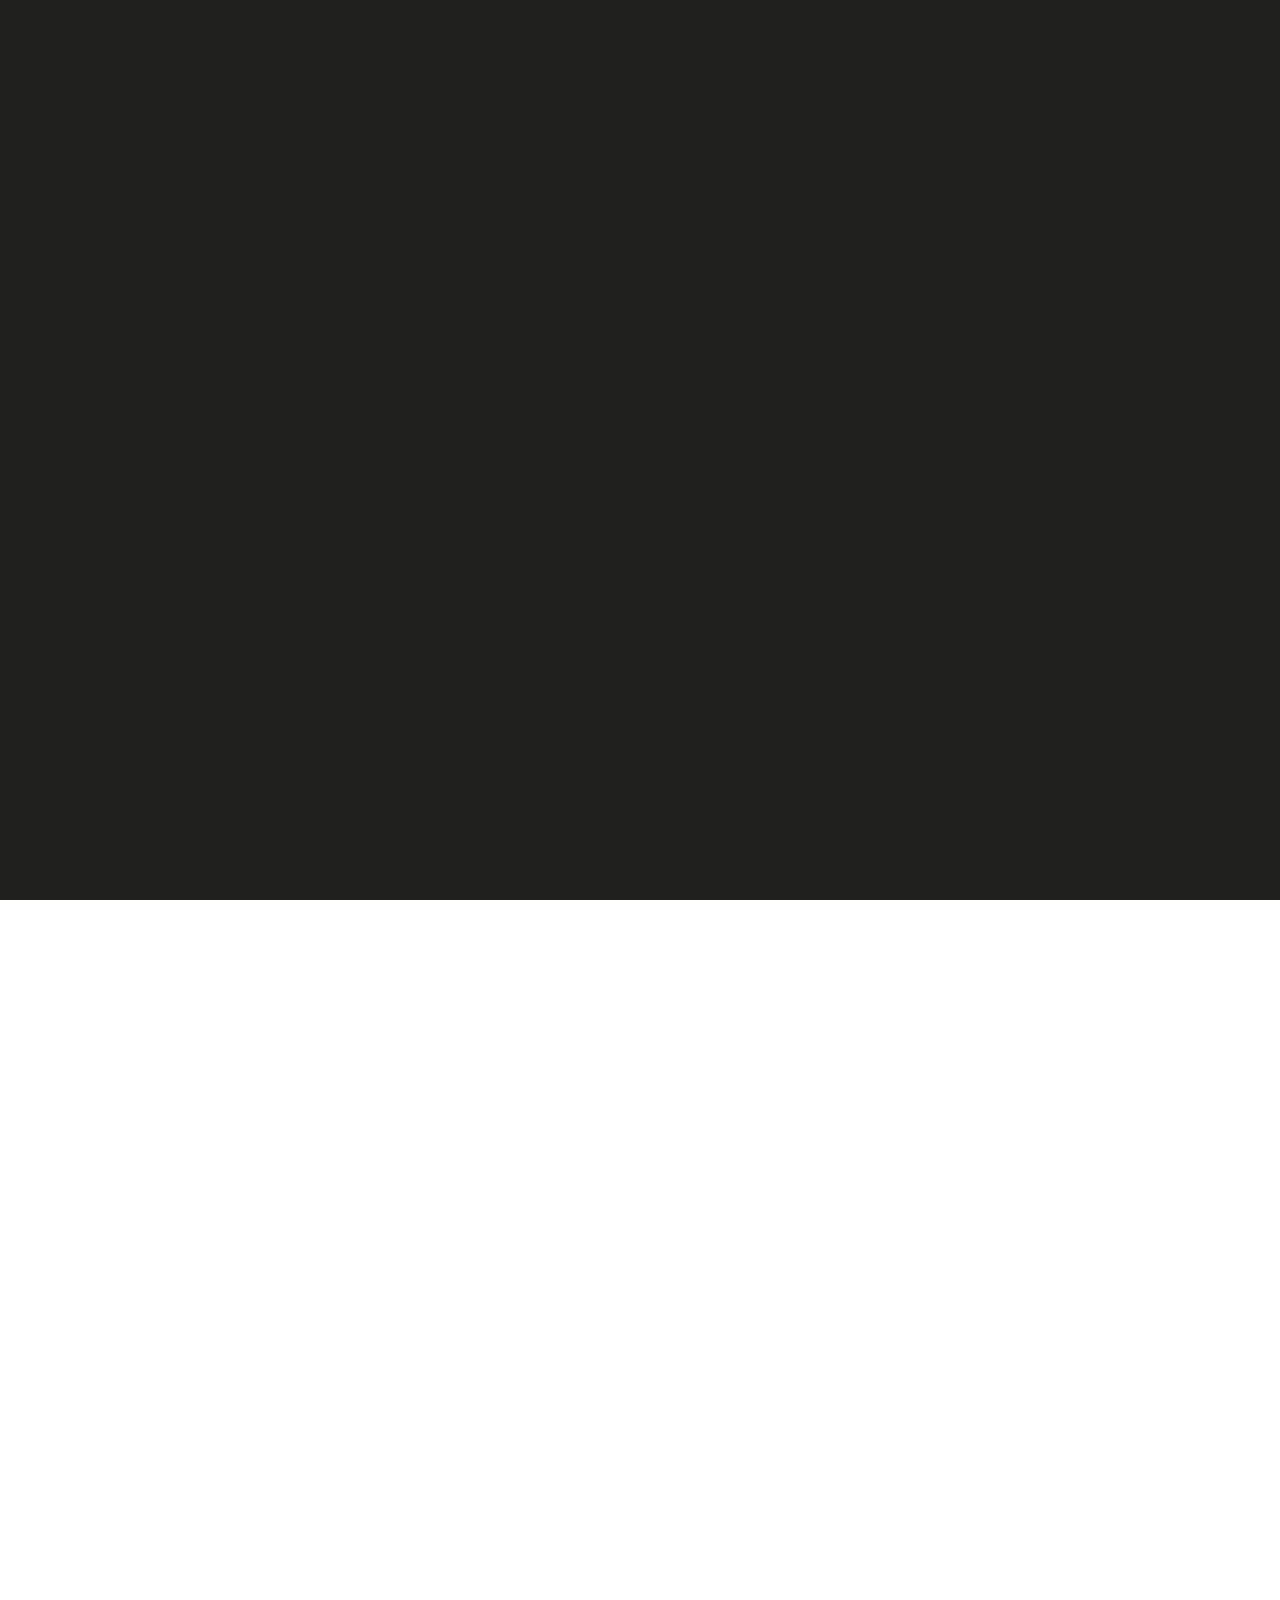
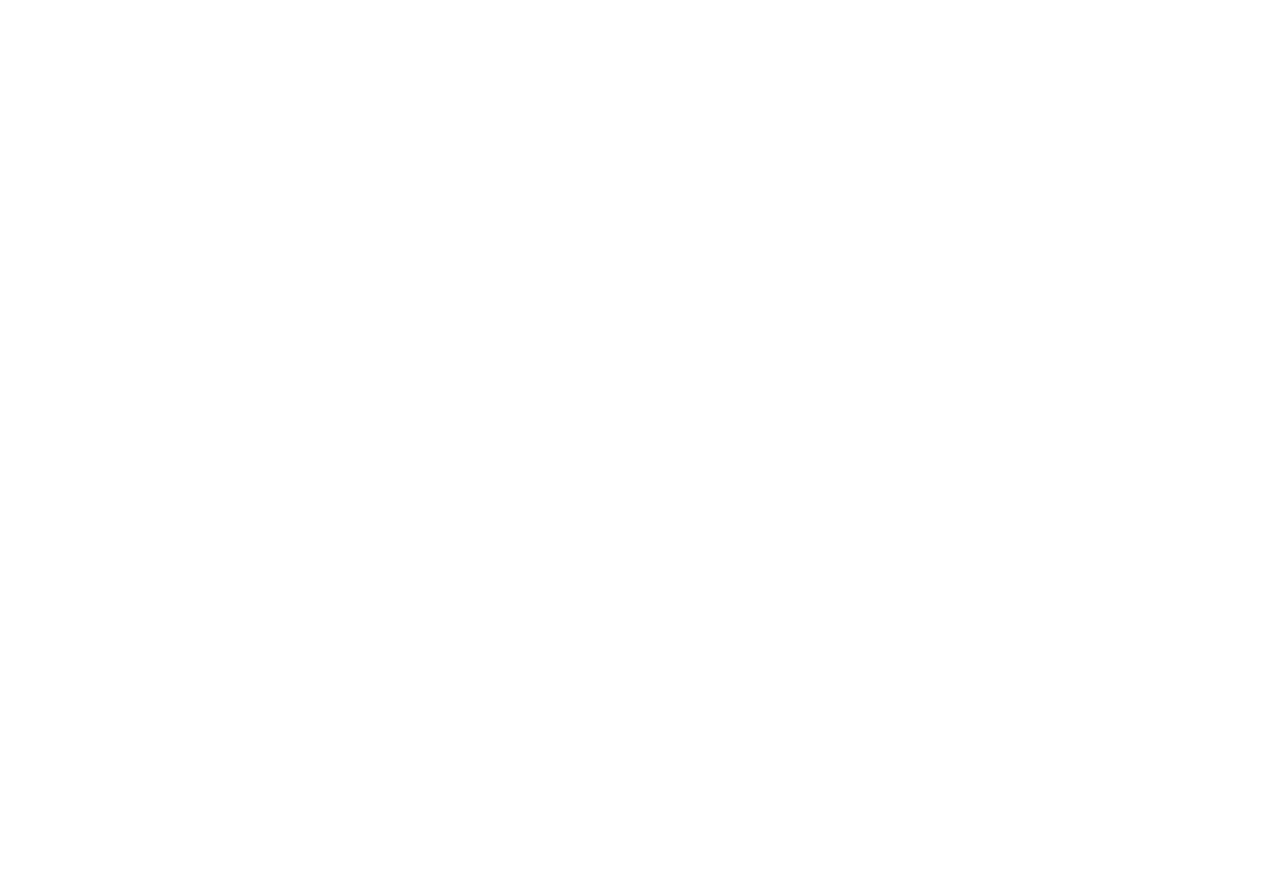
<file: index.html>
<html xmlns="http://www.w3.org/1999/xhtml" lang="en">

<head>
	<meta http-equiv="Content-Type" content="text/html; charset=utf-8" />
	<meta name="description" content="HTTrack is an easy-to-use website mirror utility. It allows you to download a World Wide website from the Internet to a local directory,building recursively all structures, getting html, images, and other files from the server to your computer. Links are rebuiltrelatively so that you can freely browse to the local site (works with any browser). You can mirror several sites together so that you can jump from one toanother. You can, also, update an existing mirror site, or resume an interrupted download. The robot is fully configurable, with an integrated help" />
	<meta name="keywords" content="httrack, HTTRACK, HTTrack, winhttrack, WINHTTRACK, WinHTTrack, offline browser, web mirror utility, aspirateur web, surf offline, web capture, www mirror utility, browse offline, local  site builder, website mirroring, aspirateur www, internet grabber, capture de site web, internet tool, hors connexion, unix, dos, windows 95, windows 98, solaris, ibm580, AIX 4.0, HTS, HTGet, web aspirator, web aspirateur, libre, GPL, GNU, free software" />
	<title>Local index - HTTrack Website Copier</title>
  <!-- Mirror and index made by HTTrack Website Copier/3.49-2 [XR&CO'2014] -->
	<style type="text/css">
	<!--

body {
	margin: 0;  padding: 0;  margin-bottom: 15px;  margin-top: 8px;
	background: #77b;
}
body, td {
	font: 14px "Trebuchet MS", Verdana, Arial, Helvetica, sans-serif;
	}

#subTitle {
	background: #000;  color: #fff;  padding: 4px;  font-weight: bold; 
	}

#siteNavigation a, #siteNavigation .current {
	font-weight: bold;  color: #448;
	}
#siteNavigation a:link    { text-decoration: none; }
#siteNavigation a:visited { text-decoration: none; }

#siteNavigation .current { background-color: #ccd; }

#siteNavigation a:hover   { text-decoration: none;  background-color: #fff;  color: #000; }
#siteNavigation a:active  { text-decoration: none;  background-color: #ccc; }


a:link    { text-decoration: underline;  color: #00f; }
a:visited { text-decoration: underline;  color: #000; }
a:hover   { text-decoration: underline;  color: #c00; }
a:active  { text-decoration: underline; }

#pageContent {
	clear: both;
	border-bottom: 6px solid #000;
	padding: 10px;  padding-top: 20px;
	line-height: 1.65em;
	background-image: url(backblue.gif);
	background-repeat: no-repeat;
	background-position: top right;
	}

#pageContent, #siteNavigation {
	background-color: #ccd;
	}


.imgLeft  { float: left;   margin-right: 10px;  margin-bottom: 10px; }
.imgRight { float: right;  margin-left: 10px;   margin-bottom: 10px; }

hr { height: 1px;  color: #000;  background-color: #000;  margin-bottom: 15px; }

h1 { margin: 0;  font-weight: bold;  font-size: 2em; }
h2 { margin: 0;  font-weight: bold;  font-size: 1.6em; }
h3 { margin: 0;  font-weight: bold;  font-size: 1.3em; }
h4 { margin: 0;  font-weight: bold;  font-size: 1.18em; }

.blak { background-color: #000; }
.hide { display: none; }
.tableWidth { min-width: 400px; }

.tblRegular       { border-collapse: collapse; }
.tblRegular td    { padding: 6px;  background-image: url(fade.gif);  border: 2px solid #99c; }
.tblHeaderColor, .tblHeaderColor td { background: #99c; }
.tblNoBorder td   { border: 0; }


// -->
</style>

</head>

<table width="76%" border="0" align="center" cellspacing="0" cellpadding="3" class="tableWidth">
	<tr>
	<td id="subTitle">HTTrack Website Copier - Open Source offline browser</td>
	</tr>
</table>
<table width="76%" border="0" align="center" cellspacing="0" cellpadding="0" class="tableWidth">
<tr class="blak">
<td>
	<table width="100%" border="0" align="center" cellspacing="1" cellpadding="0">
	<tr>
	<td colspan="6"> 
		<table width="100%" border="0" align="center" cellspacing="0" cellpadding="10">
		<tr> 
		<td id="pageContent"> 
<!-- ==================== End prologue ==================== -->

	<meta name="generator" content="HTTrack Website Copier/3.x">
	<TITLE>Local index - HTTrack</TITLE>
</HEAD>
<BODY>
<H1 ALIGN=Center>Index of locally available sites:</H1>
	<TABLE BORDER="0" WIDTH="100%" CELLSPACING="1" CELLPADDING="0">
		<TR>
			<TD BACKGROUND="fade.gif">
				&middot;
					<A HREF="computermuseum.nexon.com/index.html">
						computermuseum.nexon.com/index.html
					</A>		
			</TD>
		</TR>
	</TABLE>
	<BR>
	<BR>
	<BR>
  	<H6 ALIGN="RIGHT">
	<I>Mirror and index made by HTTrack Website Copier [XR&amp;CO'2008]</I>
	</H6>
	<!-- Mirror and index made by HTTrack Website Copier/3.49-2 [XR&CO'2014] -->
	<!-- Thanks for using HTTrack Website Copier! -->
	<meta HTTP-EQUIV="Refresh" CONTENT="0; URL=computermuseum.nexon.com/index.html">


<!-- ==================== Start epilogue ==================== -->
		</td>
		</tr>
		</table>
	</td>
	</tr>
	</table>
</td>
</tr>
</table>

<table width="76%" border="0" align="center" valign="bottom" cellspacing="0" cellpadding="0">
	<tr>
	<td id="footer"><small>&copy; 2008 Xavier Roche & other contributors - Web Design: Leto Kauler.</small></td>
	</tr>
</table>

</body>

</html>
</file>
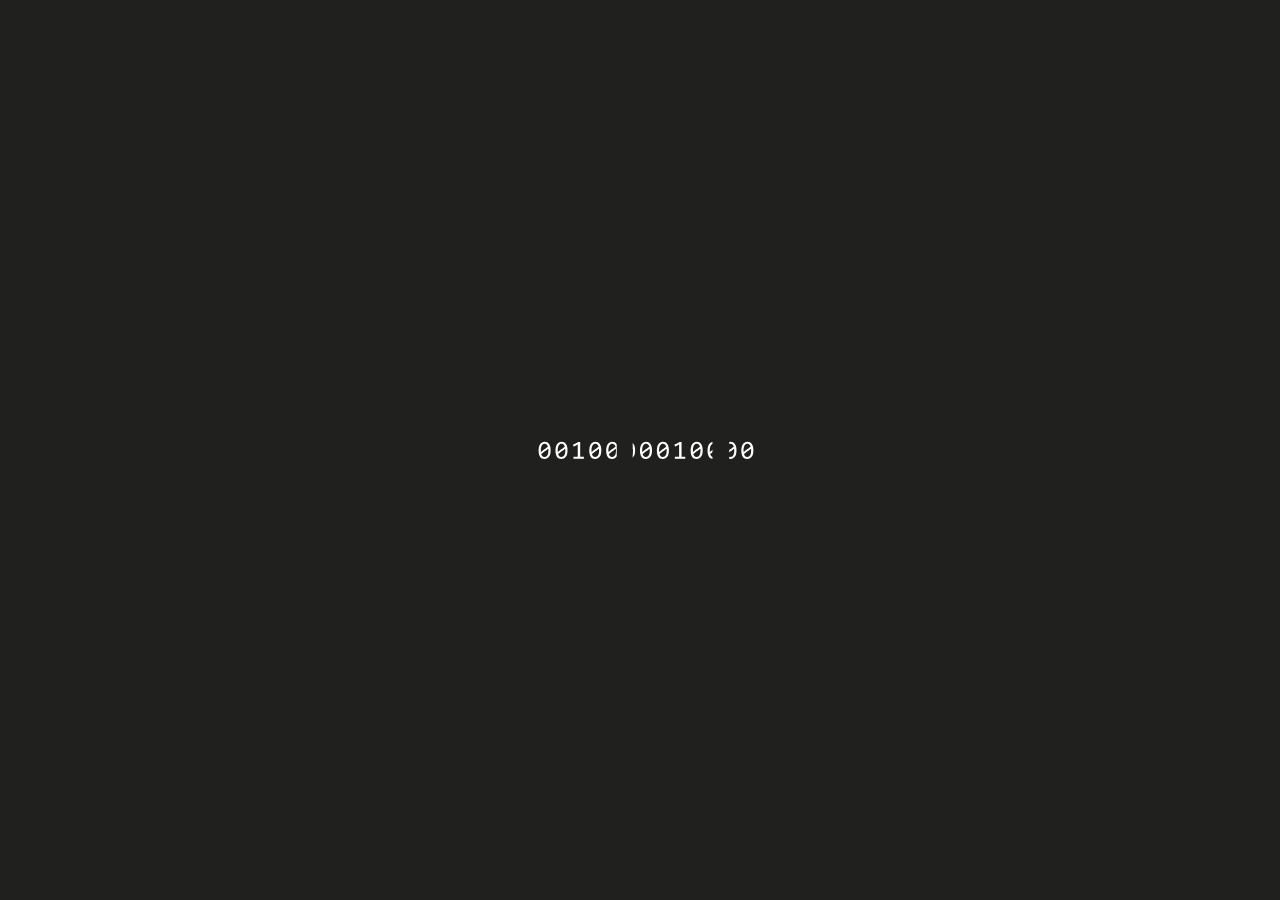
<file: computermuseum.nexon.com/index.html>
<!DOCTYPE html><html>
<!-- Mirrored from computermuseum.nexon.com/ by HTTrack Website Copier/3.x [XR&CO'2014], Thu, 13 Jun 2024 00:34:15 GMT -->
<!-- Added by HTTrack --><meta http-equiv="content-type" content="text/html;charset=utf-8" /><!-- /Added by HTTrack -->
<head><meta charSet="utf-8"/><link rel="shortcut icon" href="favicon.ico"/><meta name="viewport" content="width=device-width, initial-scale=1, maximum-scale=1, minimum-scale=1, user-scalable=no, viewport-fit=cover"/><meta name="git-commit-hash" content="059d031cdade6f0e0270129a383ebb61121365ee"/><meta name="inface-web-auth" content="site.nexon.com"/><meta property="og:title" content="넥슨컴퓨터박물관"/><meta property="og:type" content="website"/><meta property="og:url" content="index.html"/><meta property="og:image" content="../ncm-static.nexon.com/static/images/layout/nexon_computer_museum.png"/><meta property="og:description" content="컴퓨터, 세상을 바꾼 아이디어"/><noscript><iframe src="https://www.googletagmanager.com/ns.html?id=GTM-NQQB9NL" height="0" width="0" style="display:none;visibility:hidden"></iframe></noscript><title>Nexon Computer Museum - Main</title><meta name="next-head-count" content="12"/><link rel="preconnect" href="https://fonts.googleapis.com/"/><link rel="preconnect" href="https://fonts.gstatic.com/" crossorigin="true"/><link rel="stylesheet" data-href="https://fonts.googleapis.com/css2?family=Noto+Sans+KR:wght@100;300;400;500;700;900&amp;display=swap"/><link rel="stylesheet" data-href="../use.typekit.net/lfx5iyj.css"/><link data-next-font="" rel="preconnect" href="index.html" crossorigin="anonymous"/><link rel="preload" href="../ncm-static.nexon.com/_next/static/css/61becbf9bbf43082.css" as="style"/><link rel="stylesheet" href="../ncm-static.nexon.com/_next/static/css/61becbf9bbf43082.css" data-n-g=""/><link rel="preload" href="../ncm-static.nexon.com/_next/static/css/383ef9c8881034de.css" as="style"/><link rel="stylesheet" href="../ncm-static.nexon.com/_next/static/css/383ef9c8881034de.css" data-n-p=""/><noscript data-n-css=""></noscript><script defer="" nomodule="" src="../ncm-static.nexon.com/_next/static/chunks/polyfills-c67a75d1b6f99dc8.js"></script><script src="../ncm-static.nexon.com/js/googleTagManager.js" defer="" data-nscript="beforeInteractive"></script><script src="../enter.nexon.com/sdk/eosbrowsersupport/eos-browser-support-df9a3ff7-1.0.3.js" defer="" data-nscript="beforeInteractive"></script><script src="../ncm-static.nexon.com/js/EOSBrowserSupport.js" defer="" data-nscript="beforeInteractive"></script><script src="../signin.nexon.com/sdk/inface.js" defer="" data-nscript="beforeInteractive"></script><script src="../ncm-static.nexon.com/auth_insign.js" defer="" data-nscript="beforeInteractive"></script><script src="../ncm-static.nexon.com/swiper.min.js" defer="" data-nscript="beforeInteractive"></script><script src="../ncm-static.nexon.com/js/jquery-3.6.0.min.js" defer="" data-nscript="beforeInteractive"></script><script src="../ncm-static.nexon.com/js/TweenMax.min.js" defer="" data-nscript="beforeInteractive"></script><script src="../ncm-static.nexon.com/js/swiper.min.js" defer="" data-nscript="beforeInteractive"></script><script src="../ncm-static.nexon.com/js/charming.min.js" defer="" data-nscript="beforeInteractive"></script><script src="../stdpay.inicis.com/stdjs/INIStdPay.js" defer="" data-nscript="beforeInteractive"></script><script src="../ncm-static.nexon.com/_next/static/chunks/webpack-77ce4f5e533b123e.js" defer=""></script><script src="../ncm-static.nexon.com/_next/static/chunks/framework-2e68dedaa8ccd613.js" defer=""></script><script src="../ncm-static.nexon.com/_next/static/chunks/main-7972001a290fdf21.js" defer=""></script><script src="../ncm-static.nexon.com/_next/static/chunks/pages/_app-93e920da9915f1da.js" defer=""></script><script src="../ncm-static.nexon.com/_next/static/chunks/pages/index-86b755b975eded40.js" defer=""></script><script src="../ncm-static.nexon.com/_next/static/JsHdFLfpDLH0SJ2IamTQB/_buildManifest.js" defer=""></script><script src="../ncm-static.nexon.com/_next/static/JsHdFLfpDLH0SJ2IamTQB/_ssgManifest.js" defer=""></script><link rel="stylesheet" href="https://fonts.googleapis.com/css2?family=Noto+Sans+KR:wght@100;300;400;500;700;900&amp;display=swap"/><link rel="stylesheet" href="../use.typekit.net/lfx5iyj.css"/></head><body><noscript><iframe src="https://www.googletagmanager.com/ns.html?id=GTM-NQQB9NL" height="0" width="0" style="display:none;visibility:hidden"></iframe></noscript><div id="__next"><article class="Layout_layout__Hn0B3"><header class=""><div class="Header_reservationBannerWrapper__WLB50"><a href="reservation/personal/schedule.html" class="Header_reservationBannerContainer__hQ9Ju"><span class="Header_reservationBanner__y8kRv"><span class="hidden">예약하기</span></span></a></div><div class="Header_headerContents__YgE16"><h1 class="Header_appTitle__c70Kx"><a id="mainLink" href="index.html" class="Header_mainLink__kDPwI"></a></h1><div class="Header_navigationWrapper__1a7c4"><button id="mainNavigationButton" class="Header_navigationOpenButton__T4TqW"></button></div></div></header><main class="Layout_main__TdNNX"><section class="Intro_introContainer__tblKN"><div class="Intro_introPlayer__S1z4j"></div></section></main><footer id="footer" class="footer Footer_footer__B5Miy"><div><section class="MoreThing_moreThingContainer__HVhqK"><em class="MoreThing_moreThingText__rltfc">There&#x27;s<br/>one more thing...</em><svg class="MoreThing_iconMore__DMrqc" xmlns="http://www.w3.org/2000/svg" viewBox="0 0 28.636 42.232" fill="#d8d8d8"><g data-name="그룹 668"><path data-name="사각형 1046" transform="translate(5.047)" d="M0 0h5.047v5.047H0z"></path><path data-name="사각형 1047" d="M0 0h5.047v5.047H0z"></path><path data-name="사각형 1048" transform="translate(10.094 2.523)" d="M0 0h5.926v5.047H0z"></path><path data-name="사각형 1049" transform="translate(13.496 7.57)" d="M0 0h5.047v5.047H0z"></path><path data-name="사각형 1050" transform="translate(13.496 12.616)" d="M0 0h5.047v5.047H0z"></path><path data-name="사각형 1051" transform="translate(13.496 17.663)" d="M0 0h5.047v5.047H0z"></path><path data-name="사각형 1052" transform="translate(13.496 22.543)" d="M0 0h5.047v5.047H0z"></path><path data-name="사각형 1053" transform="translate(13.496 27.424)" d="M0 0h5.047v5.047H0z"></path><path data-name="사각형 1054" transform="translate(13.496 32.305)" d="M0 0h5.047v5.047H0z"></path><path data-name="사각형 1055" transform="translate(13.496 37.185)" d="M0 0h5.047v5.047H0z"></path><path data-name="사각형 1056" transform="translate(8.45 32.471)" d="M0 0h5.047v5.047H0z"></path><path data-name="사각형 1057" transform="translate(18.543 32.471)" d="M0 0h5.047v5.047H0z"></path><path data-name="사각형 1058" transform="translate(23.59 27.424)" d="M0 0h5.047v5.047H0z"></path><path data-name="사각형 1059" transform="translate(3.403 27.424)" d="M0 0h5.047v5.047H0z"></path></g></svg></section><div class="Footer_moreInteresting__TTB_U"><ul class="Footer_moreInterestingList__NERjX"><li class="Footer_moreInterestingListItem__yFAFn"><a href="guide.html" class="Footer_interestingItem__eihwY Footer_pencilUnderline__IhvZy">관람 안내</a></li><li class="Footer_moreInterestingListItem__yFAFn"><a href="monthlyprogram.html" class="Footer_interestingItem__eihwY Footer_pencilUnderline__IhvZy">이달의 프로그램</a></li><li class="Footer_moreInterestingListItem__yFAFn"><a href="static/files/%eb%8b%a8%ec%b2%b4%ea%b4%80%eb%9e%8c%ea%b0%80%ec%9d%b4%eb%93%9c_%ea%b5%90%ec%82%ac%ec%9a%a9.html" download="단체관람가이드_교사용" class="Footer_interestingItem__eihwY Footer_pencilUnderline__IhvZy">단체 관람 가이드 (교사용)</a></li><li class="Footer_moreInterestingListItem__yFAFn"><a href="static/files/%eb%8b%a8%ec%b2%b4%ea%b4%80%eb%9e%8c%ea%b0%80%ec%9d%b4%eb%93%9c_%ed%95%99%ec%83%9d%ec%9a%a9.html" download="단체관람가이드_학생용" class="Footer_interestingItem__eihwY Footer_pencilUnderline__IhvZy">단체 관람 가이드 (학생용)</a></li></ul><ul class="Footer_moreInterestingSocialList__mfKWJ"><li class="Footer_moreInterestingSocialListItem__2_TtZ"><a target="_blank" rel="noopener noreferrer" href="https://blog.naver.com/ncm_master" class="Footer_linkSocial__mtjEg"><i class="Footer_iconSocial__dxenu Footer_iconSocialNaverBlog__styAB"></i></a></li><li class="Footer_moreInterestingSocialListItem__2_TtZ"><a target="_blank" rel="noopener noreferrer" href="https://www.facebook.com/NexonComputerMuseum" class="Footer_linkSocial__mtjEg"><i class="Footer_iconSocial__dxenu Footer_iconSocialFacebook__L_N40"></i></a></li><li class="Footer_moreInterestingSocialListItem__2_TtZ"><a target="_blank" rel="noopener noreferrer" href="https://twitter.com/NCM_Master" class="Footer_linkSocial__mtjEg"><i class="Footer_iconSocial__dxenu Footer_iconSocialTwitter__NJIfH"></i></a></li><li class="Footer_moreInterestingSocialListItem__2_TtZ"><a target="_blank" rel="noopener noreferrer" href="https://www.instagram.com/nexoncomputermuseum/" class="Footer_linkSocial__mtjEg"><i class="Footer_iconSocial__dxenu Footer_iconSocialInstagram__u2oNm"></i></a></li><li class="Footer_moreInterestingSocialListItem__2_TtZ"><a target="_blank" rel="noopener noreferrer" href="https://www.youtube.com/channel/UCIHQ1jIq_RyWSIceb_e9VFw" class="Footer_linkSocial__mtjEg"><i class="Footer_iconSocial__dxenu Footer_iconSocialYouTube__2gqFZ"></i></a></li><li class="Footer_moreInterestingSocialListItem__2_TtZ"><a target="_blank" rel="noopener noreferrer" href="https://pf.kakao.com/_xakQGs" class="Footer_linkSocial__mtjEg"><i class="Footer_iconSocial__dxenu Footer_iconSocialKakaotalk__v3m7E"></i></a></li></ul></div></div><div class="Footer_footerInformation__oYuQJ"><ul class="Footer_privacyPolicy__i1610 Footer_paragraph__0qgC0"><li><a class="Footer_privacyPolicyFont__WjD7u Footer_linkUnderline__NJV4G" href="policy/privacy.html">개인정보처리방침</a></li></ul><ul class="Footer_business__CC2mv Footer_paragraph__0qgC0"><li>상호명: (주)넥슨스페이스 사업자등록번호 : 144-81-15947 대표자명: 지준숙</li><li>사업자주소: 경기도 성남시 분당구 판교로 256번길 7 고객센터 연락처: 064-745-1994</li><li>통신판매업 신고번호 : 제2021-성남분당C-1344호<!-- --> <a class="Footer_businessLink__HvePy">사업자정보확인</a></li></ul><address class="Footer_address__k_OB0 Footer_paragraph__0qgC0">(우) 63091 제주특별자치도 제주시 1100로 3198-8<br/>넥슨컴퓨터박물관 (노형동) +82 064 745 1994</address><small class="Footer_copyright__f0Wja Footer_paragraph__0qgC0">Copyrightⓒ Nexon Space. All Right Reserved.</small></div></footer></article><div class="LandscapeBlocker_wrapper__8Gkwd"><div class="LandscapeBlocker_container__Krxhs"><i class="LandscapeBlocker_iconLandscapeBlocker__G_wKA"></i><div class="LandscapeBlocker_notice__SvV9s"><p>가로모드를 지원하지 않습니다.</p><p><span class="LandscapeBlocker_highlightText___fb8G">세로모드</span>를 사용해주세요.</p></div></div></div></div><script id="__NEXT_DATA__" type="application/json">{"props":{"pageProps":{"newsList":{"content":[{"boardId":368,"type":"NOTICE","title":"지하층 공사 안내⠀⠀⠀⠀⠀⠀⠀⠀⠀⠀⠀⠀⠀⠀⠀⠀⠀⠀⠀⠀⠀⠀⠀⠀⠀⠀⠀⠀⠀⠀⠀⠀⠀⠀⠀⠀⠀⠀⠀⠀","imageURL":"news/10ac85105a144aedb5353525bcbb664f_(수정2)홈페이지용.jpg","createdDate":"2024-03-07T17:58:42"},{"boardId":367,"type":"EDUCATION","title":"[단체] 만지작 키트 50% 할인 판매 이벤트⠀⠀⠀⠀⠀⠀⠀⠀⠀⠀⠀⠀⠀⠀⠀⠀⠀⠀⠀⠀⠀⠀⠀⠀","imageURL":"news/542c89445c3f4f5784b0b9d88157e0ee_수정_최종.jpg","createdDate":"2024-03-06T11:42:10"},{"boardId":366,"type":"NOTICE","title":"'네포지토리(NEpository)' 전시 종료 예정 안내","imageURL":"news/8df2e7e2ea134390b6fb54c484d6d3b9_NEpository_KART-3.jpg","createdDate":"2024-02-23T16:26:55"},{"boardId":364,"type":"NOTICE","title":"넥슨컴퓨터박물관, 카트라이더 전시와 레이싱 게임존 선보여","imageURL":"news/9480dede50c943948b3c76424156e8e1_Kartrider-18_edit.png","createdDate":"2023-11-07T09:59:30"},{"boardId":363,"type":"EXHIBITION","title":"카트라이더 전시","imageURL":"news/632af968411f49b18fb7b945a33183be_Kartrider-2.jpg","createdDate":"2023-11-07T09:47:48"}],"pageable":{"sort":{"sorted":true,"unsorted":false,"empty":false},"pageNumber":0,"pageSize":5,"offset":0,"paged":true,"unpaged":false},"countSummary":{"notice":33,"event":44,"education":49,"exhibition":22,"competition":0,"etc":28,"total":176},"last":false,"totalElements":176,"totalPages":36,"sort":{"sorted":true,"unsorted":false,"empty":false},"number":0,"numberOfElements":5,"first":true,"size":5,"empty":false},"monthlyProgram":{"info":{"programMonthID":33,"year":2024,"month":3,"startDate":"2024-03-01","endDate":"2024-03-31"},"programs":[{"program":{"boardId":264,"title":"메멕스 ","content":"[유료] 보이지 않는 신호를 따라 박물관 퀘스트를 풀어나가는 인터랙티브 관람키트.\n*퀘스트 완료 시 기념품을 제공","imageURL":"program/53a86221ebfc454a8ea008bbbab5dd66_KakaoTalk_20200924_140843246.jpg","time":"상시","place":"현장 신청 ","cost":"5000","experienceDevice":"","audioGuide":"","modifiedDate":"2023-05-25T09:23:46","createdDate":"2021-12-16T14:34:55"},"tags":[]}]},"auth":{"isLoggedIn":false,"isNotLoggedIn":true,"data":null},"_sentryTraceData":"cd5821d818f74c58b606c478c0c77fae-9497ce89301cfcfa-0","_sentryBaggage":"sentry-environment=production,sentry-release=JsHdFLfpDLH0SJ2IamTQB,sentry-public_key=70cc2181397046ae94c4f1bbca4bbc97,sentry-trace_id=cd5821d818f74c58b606c478c0c77fae,sentry-sample_rate=0.25,sentry-transaction=%2F,sentry-sampled=false"}},"page":"/","query":{},"buildId":"JsHdFLfpDLH0SJ2IamTQB","assetPrefix":"https://ncm-static.nexon.com","runtimeConfig":{"appEnv":"production","isProduction":true,"apiEnvironment":"server","apiServer":"https://ncm-api.nexon.com","baseURL":"https://computermuseum.nexon.com","assetPrefix":"https://ncm-static.nexon.com","fileAssetPrefix":"https://ncm-file.nexon.com","inicisPCBaseURL":"https://stdpay.inicis.com","inicisMobileBaseURL":"https://mobile.inicis.com","appGitCommitHash":"059d031cdade6f0e0270129a383ebb61121365ee"},"isFallback":false,"isExperimentalCompile":false,"gip":true,"scriptLoader":[]}</script></body>
<!-- Mirrored from computermuseum.nexon.com/ by HTTrack Website Copier/3.x [XR&CO'2014], Thu, 13 Jun 2024 00:34:22 GMT -->
</html>
</file>
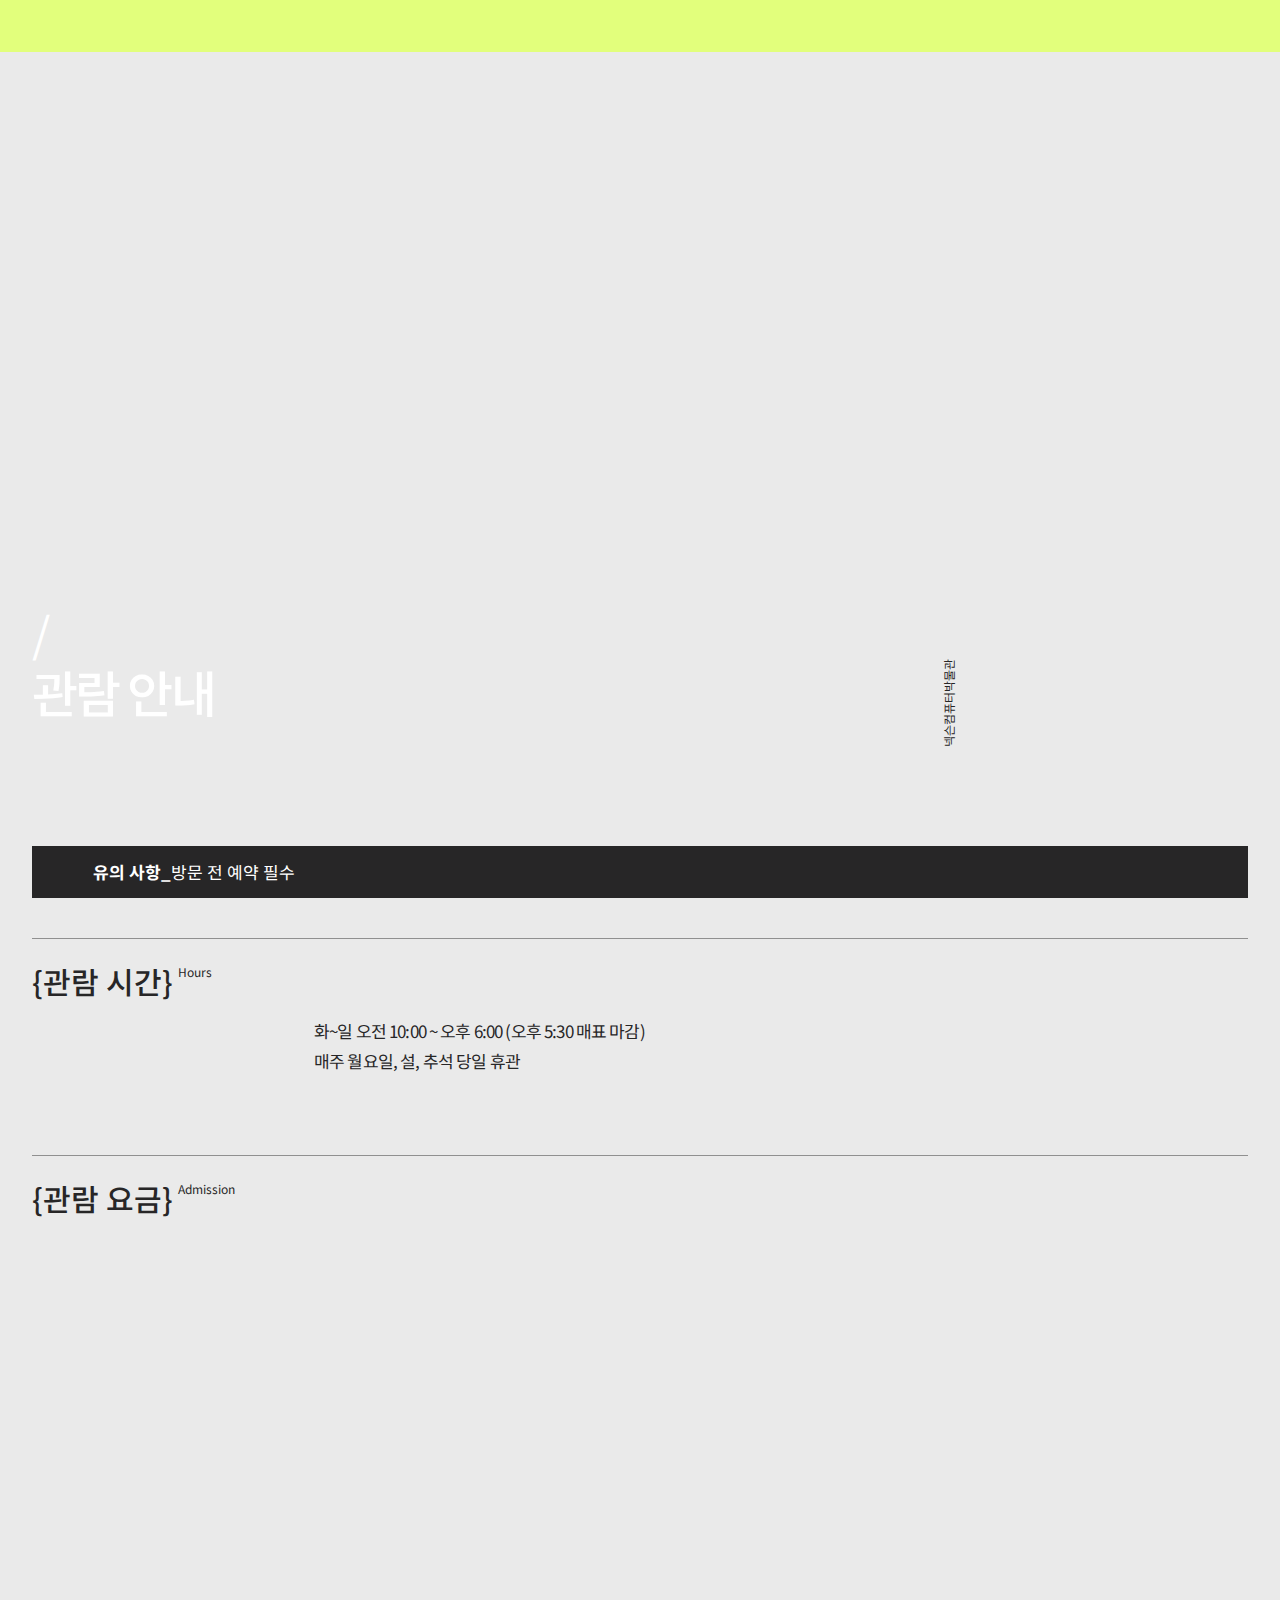
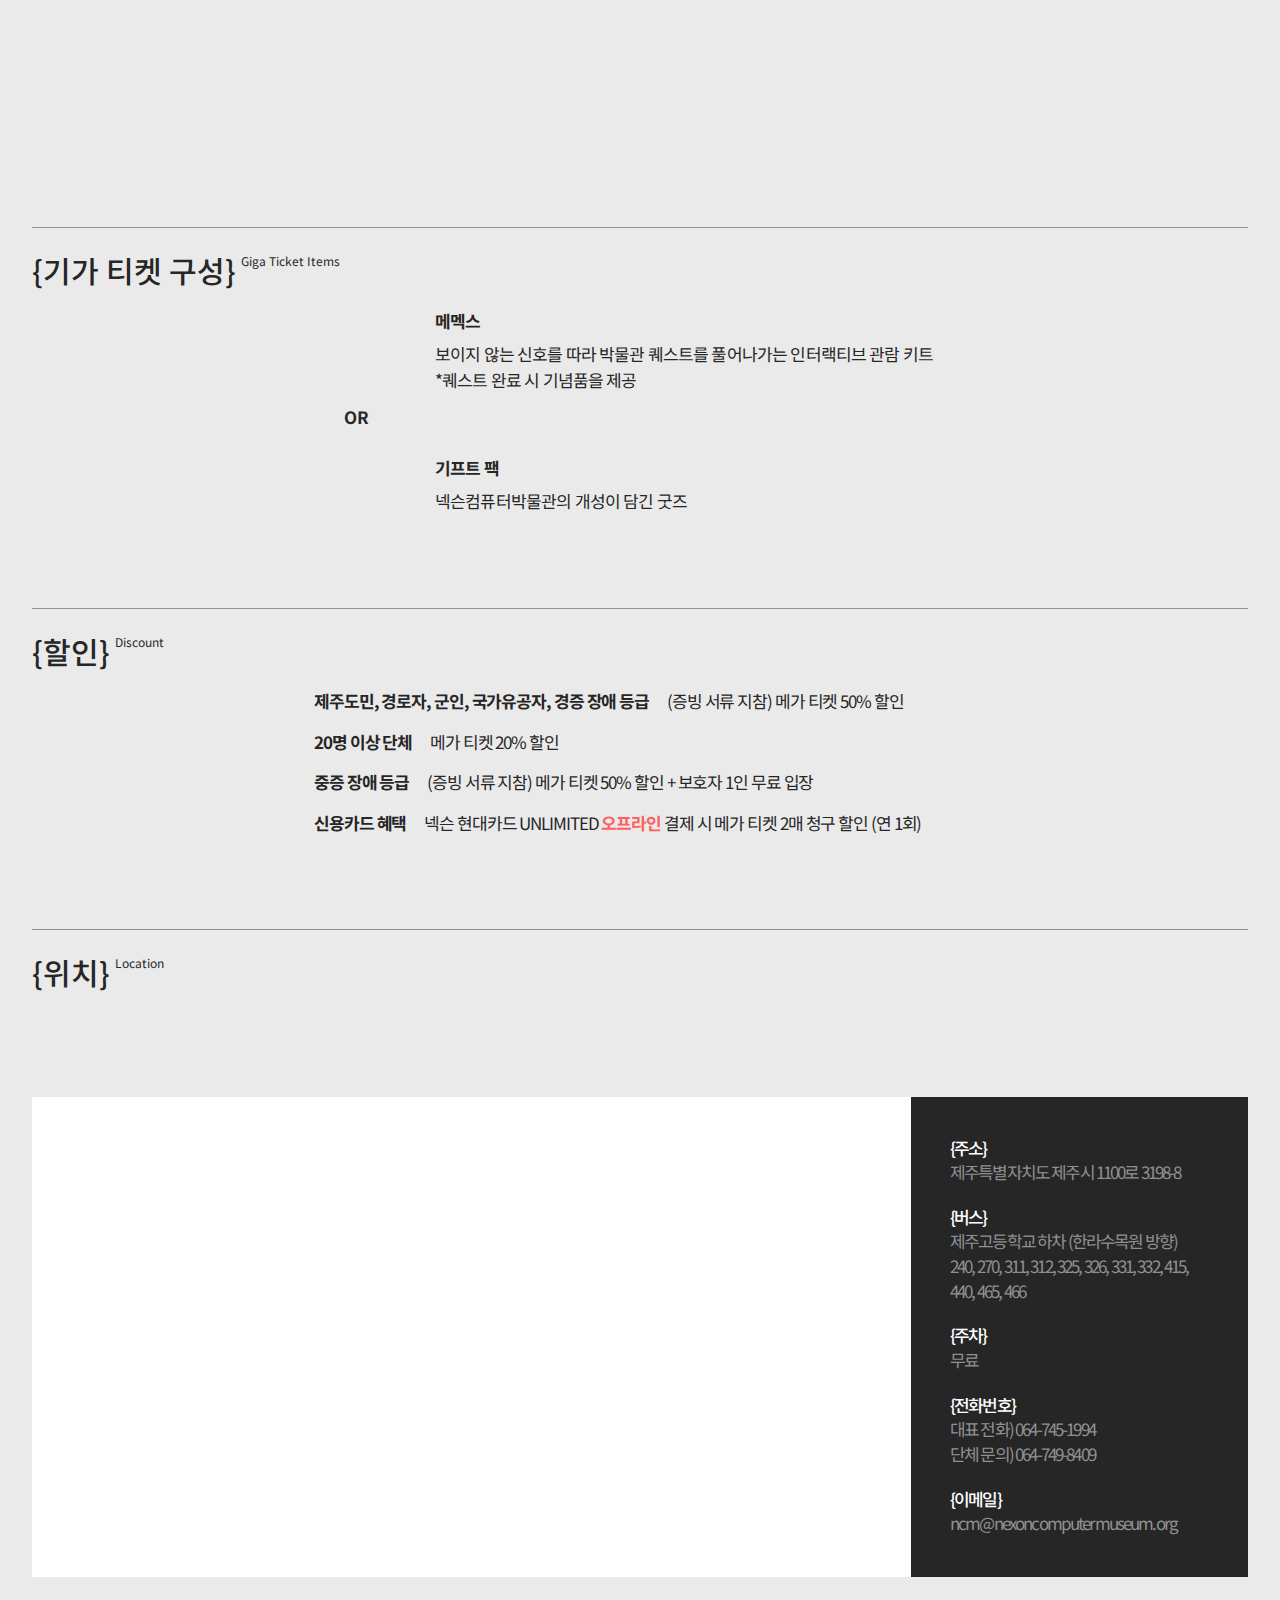
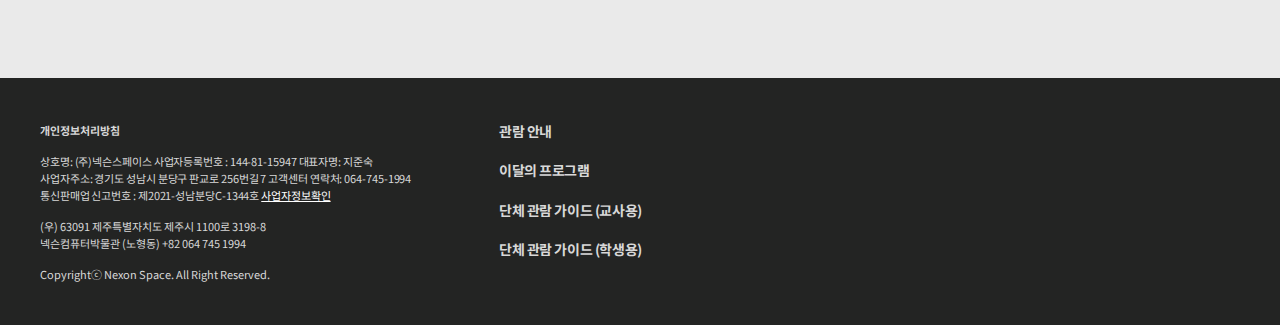
<file: computermuseum.nexon.com/guide.html>
<!DOCTYPE html><html>
<!-- Mirrored from computermuseum.nexon.com/guide by HTTrack Website Copier/3.x [XR&CO'2014], Thu, 13 Jun 2024 00:34:25 GMT -->
<!-- Added by HTTrack --><meta http-equiv="content-type" content="text/html;charset=utf-8" /><!-- /Added by HTTrack -->
<head><meta charSet="utf-8"/><title>Nexon Computer Museum</title><link rel="shortcut icon" href="favicon.ico"/><meta name="viewport" content="width=device-width, initial-scale=1, maximum-scale=1, minimum-scale=1, user-scalable=no, viewport-fit=cover"/><meta name="git-commit-hash" content="059d031cdade6f0e0270129a383ebb61121365ee"/><meta name="inface-web-auth" content="site.nexon.com"/><meta property="og:title" content="넥슨컴퓨터박물관"/><meta property="og:type" content="website"/><meta property="og:url" content="index.html"/><meta property="og:image" content="../ncm-static.nexon.com/static/images/layout/nexon_computer_museum.png"/><meta property="og:description" content="컴퓨터, 세상을 바꾼 아이디어"/><noscript><iframe src="https://www.googletagmanager.com/ns.html?id=GTM-NQQB9NL" height="0" width="0" style="display:none;visibility:hidden"></iframe></noscript><meta name="next-head-count" content="12"/><link rel="preconnect" href="https://fonts.googleapis.com/"/><link rel="preconnect" href="https://fonts.gstatic.com/" crossorigin="true"/><link rel="stylesheet" data-href="https://fonts.googleapis.com/css2?family=Noto+Sans+KR:wght@100;300;400;500;700;900&amp;display=swap"/><link rel="stylesheet" data-href="../use.typekit.net/lfx5iyj.css"/><link data-next-font="" rel="preconnect" href="index.html" crossorigin="anonymous"/><link rel="preload" href="../ncm-static.nexon.com/_next/static/css/61becbf9bbf43082.css" as="style"/><link rel="stylesheet" href="../ncm-static.nexon.com/_next/static/css/61becbf9bbf43082.css" data-n-g=""/><noscript data-n-css=""></noscript><script defer="" nomodule="" src="../ncm-static.nexon.com/_next/static/chunks/polyfills-c67a75d1b6f99dc8.js"></script><script src="../ncm-static.nexon.com/js/googleTagManager.js" defer="" data-nscript="beforeInteractive"></script><script src="../enter.nexon.com/sdk/eosbrowsersupport/eos-browser-support-df9a3ff7-1.0.3.js" defer="" data-nscript="beforeInteractive"></script><script src="../ncm-static.nexon.com/js/EOSBrowserSupport.js" defer="" data-nscript="beforeInteractive"></script><script src="../signin.nexon.com/sdk/inface.js" defer="" data-nscript="beforeInteractive"></script><script src="../ncm-static.nexon.com/auth_insign.js" defer="" data-nscript="beforeInteractive"></script><script src="../ncm-static.nexon.com/swiper.min.js" defer="" data-nscript="beforeInteractive"></script><script src="../ncm-static.nexon.com/js/jquery-3.6.0.min.js" defer="" data-nscript="beforeInteractive"></script><script src="../ncm-static.nexon.com/js/TweenMax.min.js" defer="" data-nscript="beforeInteractive"></script><script src="../ncm-static.nexon.com/js/swiper.min.js" defer="" data-nscript="beforeInteractive"></script><script src="../ncm-static.nexon.com/js/charming.min.js" defer="" data-nscript="beforeInteractive"></script><script src="../stdpay.inicis.com/stdjs/INIStdPay.js" defer="" data-nscript="beforeInteractive"></script><script src="../ncm-static.nexon.com/_next/static/chunks/webpack-77ce4f5e533b123e.js" defer=""></script><script src="../ncm-static.nexon.com/_next/static/chunks/framework-2e68dedaa8ccd613.js" defer=""></script><script src="../ncm-static.nexon.com/_next/static/chunks/main-7972001a290fdf21.js" defer=""></script><script src="../ncm-static.nexon.com/_next/static/chunks/pages/_app-93e920da9915f1da.js" defer=""></script><script src="../ncm-static.nexon.com/_next/static/chunks/pages/guide-450f8fab998ae53c.js" defer=""></script><script src="../ncm-static.nexon.com/_next/static/JsHdFLfpDLH0SJ2IamTQB/_buildManifest.js" defer=""></script><script src="../ncm-static.nexon.com/_next/static/JsHdFLfpDLH0SJ2IamTQB/_ssgManifest.js" defer=""></script><link rel="stylesheet" href="https://fonts.googleapis.com/css2?family=Noto+Sans+KR:wght@100;300;400;500;700;900&amp;display=swap"/><link rel="stylesheet" href="../use.typekit.net/lfx5iyj.css"/></head><body><noscript><iframe src="https://www.googletagmanager.com/ns.html?id=GTM-NQQB9NL" height="0" width="0" style="display:none;visibility:hidden"></iframe></noscript><div id="__next"><article class="Layout_layout__Hn0B3 Layout_subLayout__xzbLR"><header class=""><div class="Header_reservationBannerWrapper__WLB50"><a href="reservation/personal/schedule.html" class="Header_reservationBannerContainer__hQ9Ju"><span class="Header_reservationBanner__y8kRv"><span class="hidden">예약하기</span></span></a></div><div class="Header_headerContents__YgE16 Header_black__CsBDt Header_subPage__Bwd8B"><h1 class="Header_appTitle__c70Kx"><a id="mainLink" href="index.html" class="Header_mainLink__kDPwI"></a></h1><div class="Header_navigationWrapper__1a7c4"><button id="mainNavigationButton" class="Header_navigationOpenButton__T4TqW"></button></div></div></header><main class="Layout_main__TdNNX"><div id="content" class="guide-content"><div class="cnts"><div class="guideMuseumsBody"><div class="guideTitle second-div"><dl><dt>/</dt><dd>관람 안내</dd></dl><p class="guideTitle_text">/ 컴퓨터, 세상을 바꾼 아이디어</p><p class="guideTitle_arrow_text test">넥슨컴퓨터박물관</p></div><div class="guideContent"><h3><span>유의 사항_</span>방문 전 예약 필수</h3><div class="id-href-container" id="guideHours"><div class="guide-container guideHours"><h4>{<!-- -->관람 시간<!-- -->}<span>Hours</span></h4><dl><dt></dt><dd>화~일 오전 10:00 ~ 오후 6:00 (오후 5:30 매표 마감)<br/>매주 월요일, 설, 추석 당일 휴관</dd></dl></div></div><div class="id-href-container" id="guideAdmission"><div class="guide-container guideAdmission"><h4>{<!-- -->관람 요금<!-- -->}<span>Admission</span></h4><dl><dt></dt><dd></dd></dl></div></div><div class="id-href-container" id="guideItems"><div class="guide-container guideItems"><h4>{<!-- -->기가 티켓 구성<!-- -->}<span>Giga Ticket Items</span></h4><dl><dt></dt><dd><ul class="kitText"><li>메멕스</li><li>보이지 않는 신호를 따라 박물관 퀘스트를 풀어나가는 인터랙티브 관람 키트<br/>*퀘스트 완료 시 기념품을 제공</li></ul><p>OR</p><ul class="packText"><li>기프트 팩</li><li>넥슨컴퓨터박물관의 개성이 담긴<br/> 굿즈</li></ul></dd></dl></div></div><div class="id-href-container" id="guideDiscount"><div class="guide-container guideDiscount"><h4>{<!-- -->할인<!-- -->}<span>Discount</span></h4><dl><dt></dt><dd><ul><li><span>제주도민, 경로자, 군인, 국가유공자, 경증 장애 등급</span><br/> (증빙 서류 지참) 메가 티켓 50% 할인</li><li><span>20명 이상 단체</span><br/> 메가 티켓 20% 할인</li><li><span>중증 장애 등급</span><br/> (증빙 서류 지참) 메가 티켓 50% 할인 + 보호자 1인 무료 입장</li><li><span>신용카드 혜택</span><br/> 넥슨 현대카드 UNLIMITED <strong class="highlight">오프라인</strong> 결제 시 메가 티켓 2매 청구 할인 (연 1회)</li></ul></dd></dl></div></div><div class="id-href-container" id="guideMap"><div class="guide-container guideMap"><h4>{<!-- -->위치<!-- -->}<span>Location</span></h4><dl><dt></dt><dd><iframe class="mapContent" src="https://www.google.com/maps/embed/v1/place?key=AIzaSyDCuHIDcOZWRfPQySWr15h6KeQaQLrVbZs&amp;q=%eb%84%a5%ec%8a%a8%ec%bb%b4%ed%93%a8%ed%84%b0%eb%b0%95%eb%ac%bc%ea%b4%80&amp;zoom=16" loading="lazy" style="border:0px" allowfullscreen=""></iframe><div class="mapContent_text"><ul><li><span>{<!-- -->주소<!-- -->}</span><br/>제주특별자치도 제주시 1100로 3198-8</li><li><span>{<!-- -->버스<!-- -->}</span><br/>제주고등학교 하차 (한라수목원 방향)<br/>240, 270, 311, 312, 325, 326, 331, 332, 415, 440, 465, 466</li><li><span>{<!-- -->주차<!-- -->}</span><br/>무료</li><li><span>{<!-- -->전화번호<!-- -->}</span><br/>대표 전화<!-- -->)<!-- --> 064-745-1994<br/>단체 문의<!-- -->)<!-- --> 064-749-8409</li><li><span>{<!-- -->이메일<!-- -->}</span><br/>ncm@nexoncomputermuseum.org</li></ul></div></dd></dl></div></div></div></div></div></div></main><footer id="footer" class="footer Footer_footer__B5Miy"><div><div class="Footer_moreInteresting__TTB_U"><ul class="Footer_moreInterestingList__NERjX"><li class="Footer_moreInterestingListItem__yFAFn"><a href="guide.html" class="Footer_interestingItem__eihwY Footer_pencilUnderline__IhvZy">관람 안내</a></li><li class="Footer_moreInterestingListItem__yFAFn"><a href="monthlyprogram.html" class="Footer_interestingItem__eihwY Footer_pencilUnderline__IhvZy">이달의 프로그램</a></li><li class="Footer_moreInterestingListItem__yFAFn"><a href="static/files/%eb%8b%a8%ec%b2%b4%ea%b4%80%eb%9e%8c%ea%b0%80%ec%9d%b4%eb%93%9c_%ea%b5%90%ec%82%ac%ec%9a%a9.html" download="단체관람가이드_교사용" class="Footer_interestingItem__eihwY Footer_pencilUnderline__IhvZy">단체 관람 가이드 (교사용)</a></li><li class="Footer_moreInterestingListItem__yFAFn"><a href="static/files/%eb%8b%a8%ec%b2%b4%ea%b4%80%eb%9e%8c%ea%b0%80%ec%9d%b4%eb%93%9c_%ed%95%99%ec%83%9d%ec%9a%a9.html" download="단체관람가이드_학생용" class="Footer_interestingItem__eihwY Footer_pencilUnderline__IhvZy">단체 관람 가이드 (학생용)</a></li></ul><ul class="Footer_moreInterestingSocialList__mfKWJ"><li class="Footer_moreInterestingSocialListItem__2_TtZ"><a target="_blank" rel="noopener noreferrer" href="https://blog.naver.com/ncm_master" class="Footer_linkSocial__mtjEg"><i class="Footer_iconSocial__dxenu Footer_iconSocialNaverBlog__styAB"></i></a></li><li class="Footer_moreInterestingSocialListItem__2_TtZ"><a target="_blank" rel="noopener noreferrer" href="https://www.facebook.com/NexonComputerMuseum" class="Footer_linkSocial__mtjEg"><i class="Footer_iconSocial__dxenu Footer_iconSocialFacebook__L_N40"></i></a></li><li class="Footer_moreInterestingSocialListItem__2_TtZ"><a target="_blank" rel="noopener noreferrer" href="https://twitter.com/NCM_Master" class="Footer_linkSocial__mtjEg"><i class="Footer_iconSocial__dxenu Footer_iconSocialTwitter__NJIfH"></i></a></li><li class="Footer_moreInterestingSocialListItem__2_TtZ"><a target="_blank" rel="noopener noreferrer" href="https://www.instagram.com/nexoncomputermuseum/" class="Footer_linkSocial__mtjEg"><i class="Footer_iconSocial__dxenu Footer_iconSocialInstagram__u2oNm"></i></a></li><li class="Footer_moreInterestingSocialListItem__2_TtZ"><a target="_blank" rel="noopener noreferrer" href="https://www.youtube.com/channel/UCIHQ1jIq_RyWSIceb_e9VFw" class="Footer_linkSocial__mtjEg"><i class="Footer_iconSocial__dxenu Footer_iconSocialYouTube__2gqFZ"></i></a></li><li class="Footer_moreInterestingSocialListItem__2_TtZ"><a target="_blank" rel="noopener noreferrer" href="https://pf.kakao.com/_xakQGs" class="Footer_linkSocial__mtjEg"><i class="Footer_iconSocial__dxenu Footer_iconSocialKakaotalk__v3m7E"></i></a></li></ul></div></div><div class="Footer_footerInformation__oYuQJ"><ul class="Footer_privacyPolicy__i1610 Footer_paragraph__0qgC0"><li><a class="Footer_privacyPolicyFont__WjD7u Footer_linkUnderline__NJV4G" href="policy/privacy.html">개인정보처리방침</a></li></ul><ul class="Footer_business__CC2mv Footer_paragraph__0qgC0"><li>상호명: (주)넥슨스페이스 사업자등록번호 : 144-81-15947 대표자명: 지준숙</li><li>사업자주소: 경기도 성남시 분당구 판교로 256번길 7 고객센터 연락처: 064-745-1994</li><li>통신판매업 신고번호 : 제2021-성남분당C-1344호<!-- --> <a class="Footer_businessLink__HvePy">사업자정보확인</a></li></ul><address class="Footer_address__k_OB0 Footer_paragraph__0qgC0">(우) 63091 제주특별자치도 제주시 1100로 3198-8<br/>넥슨컴퓨터박물관 (노형동) +82 064 745 1994</address><small class="Footer_copyright__f0Wja Footer_paragraph__0qgC0">Copyrightⓒ Nexon Space. All Right Reserved.</small></div></footer></article><div class="LandscapeBlocker_wrapper__8Gkwd"><div class="LandscapeBlocker_container__Krxhs"><i class="LandscapeBlocker_iconLandscapeBlocker__G_wKA"></i><div class="LandscapeBlocker_notice__SvV9s"><p>가로모드를 지원하지 않습니다.</p><p><span class="LandscapeBlocker_highlightText___fb8G">세로모드</span>를 사용해주세요.</p></div></div></div></div><script id="__NEXT_DATA__" type="application/json">{"props":{"pageProps":{"auth":{"isLoggedIn":false,"isNotLoggedIn":true,"data":null},"_sentryTraceData":"17a48fa191c545d994dbf997d3ca486c-bb6d1bcaf21f0c09-1","_sentryBaggage":"sentry-environment=production,sentry-release=JsHdFLfpDLH0SJ2IamTQB,sentry-public_key=70cc2181397046ae94c4f1bbca4bbc97,sentry-trace_id=17a48fa191c545d994dbf997d3ca486c,sentry-sample_rate=0.25,sentry-transaction=%2Fguide,sentry-sampled=true"}},"page":"/guide","query":{},"buildId":"JsHdFLfpDLH0SJ2IamTQB","assetPrefix":"https://ncm-static.nexon.com","runtimeConfig":{"appEnv":"production","isProduction":true,"apiEnvironment":"server","apiServer":"https://ncm-api.nexon.com","baseURL":"https://computermuseum.nexon.com","assetPrefix":"https://ncm-static.nexon.com","fileAssetPrefix":"https://ncm-file.nexon.com","inicisPCBaseURL":"https://stdpay.inicis.com","inicisMobileBaseURL":"https://mobile.inicis.com","appGitCommitHash":"059d031cdade6f0e0270129a383ebb61121365ee"},"isFallback":false,"isExperimentalCompile":false,"gip":true,"scriptLoader":[]}</script></body>
<!-- Mirrored from computermuseum.nexon.com/guide by HTTrack Website Copier/3.x [XR&CO'2014], Thu, 13 Jun 2024 00:34:26 GMT -->
</html>
</file>
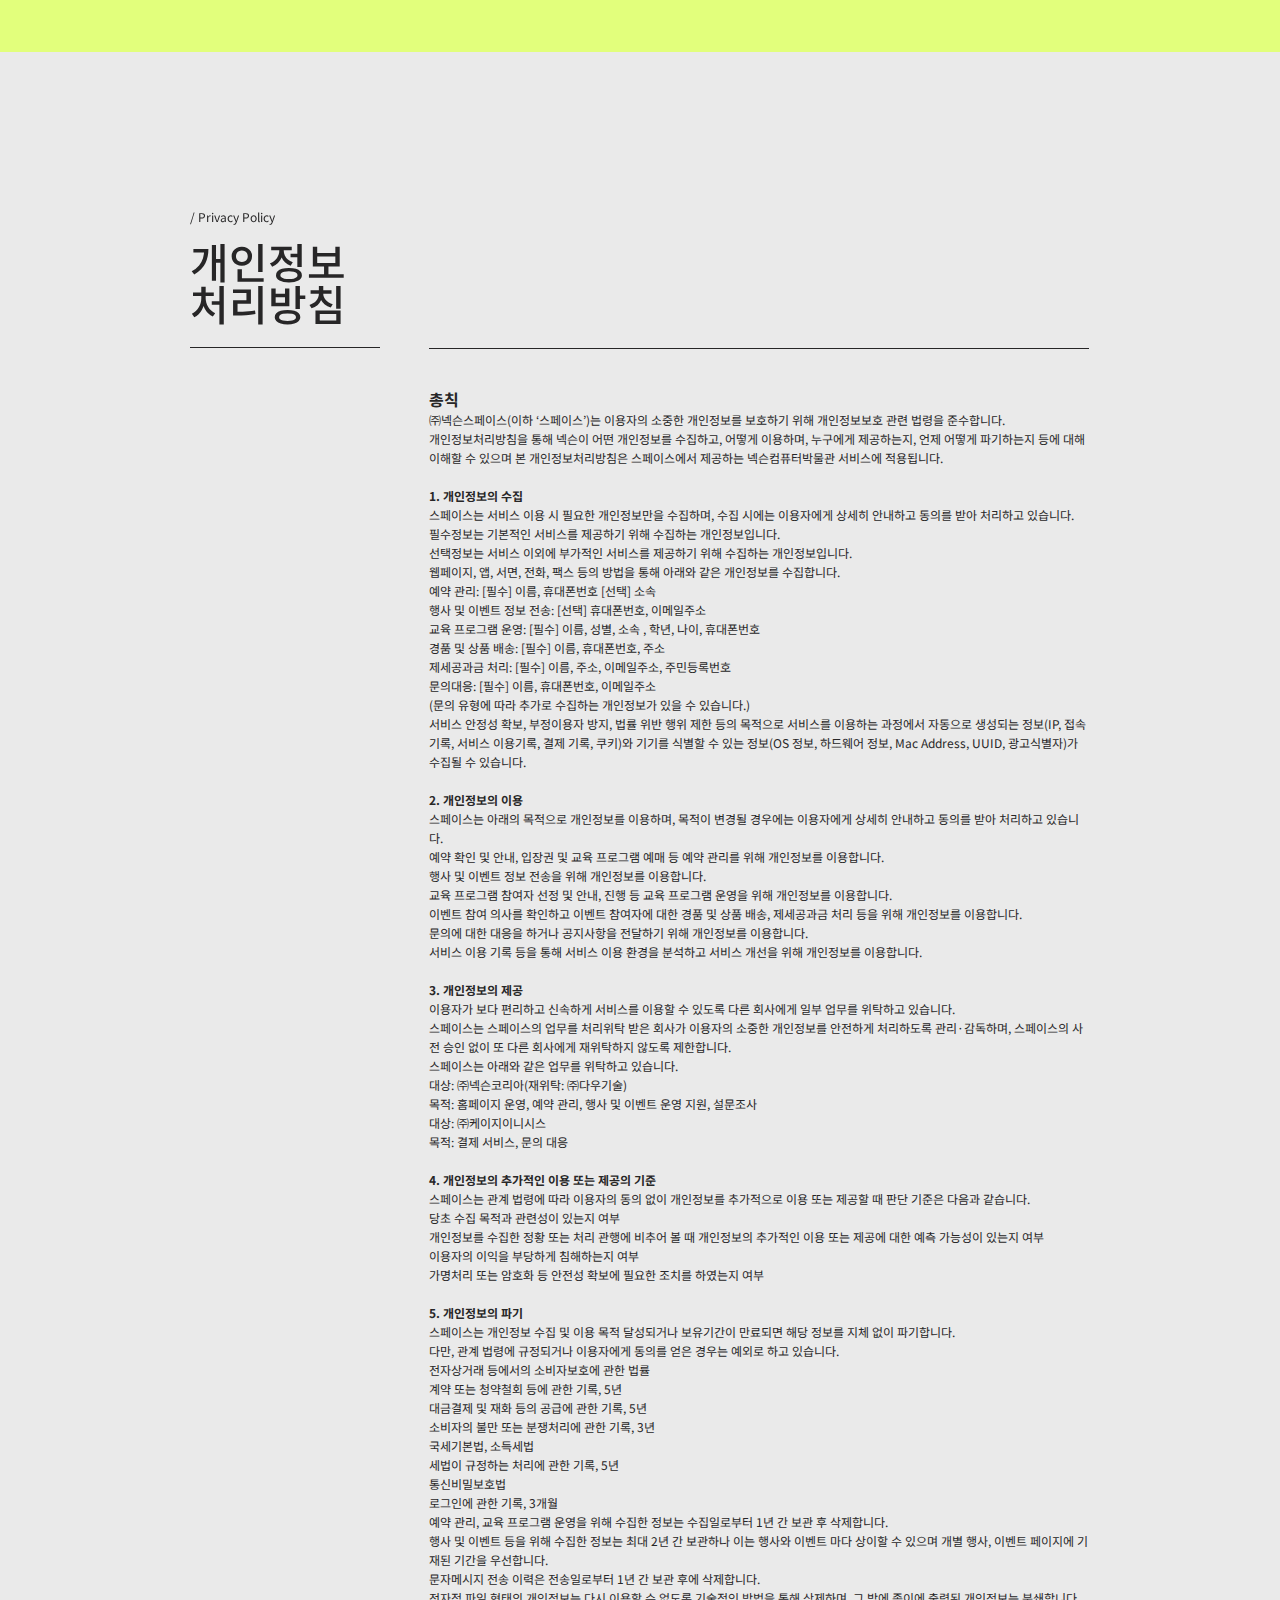
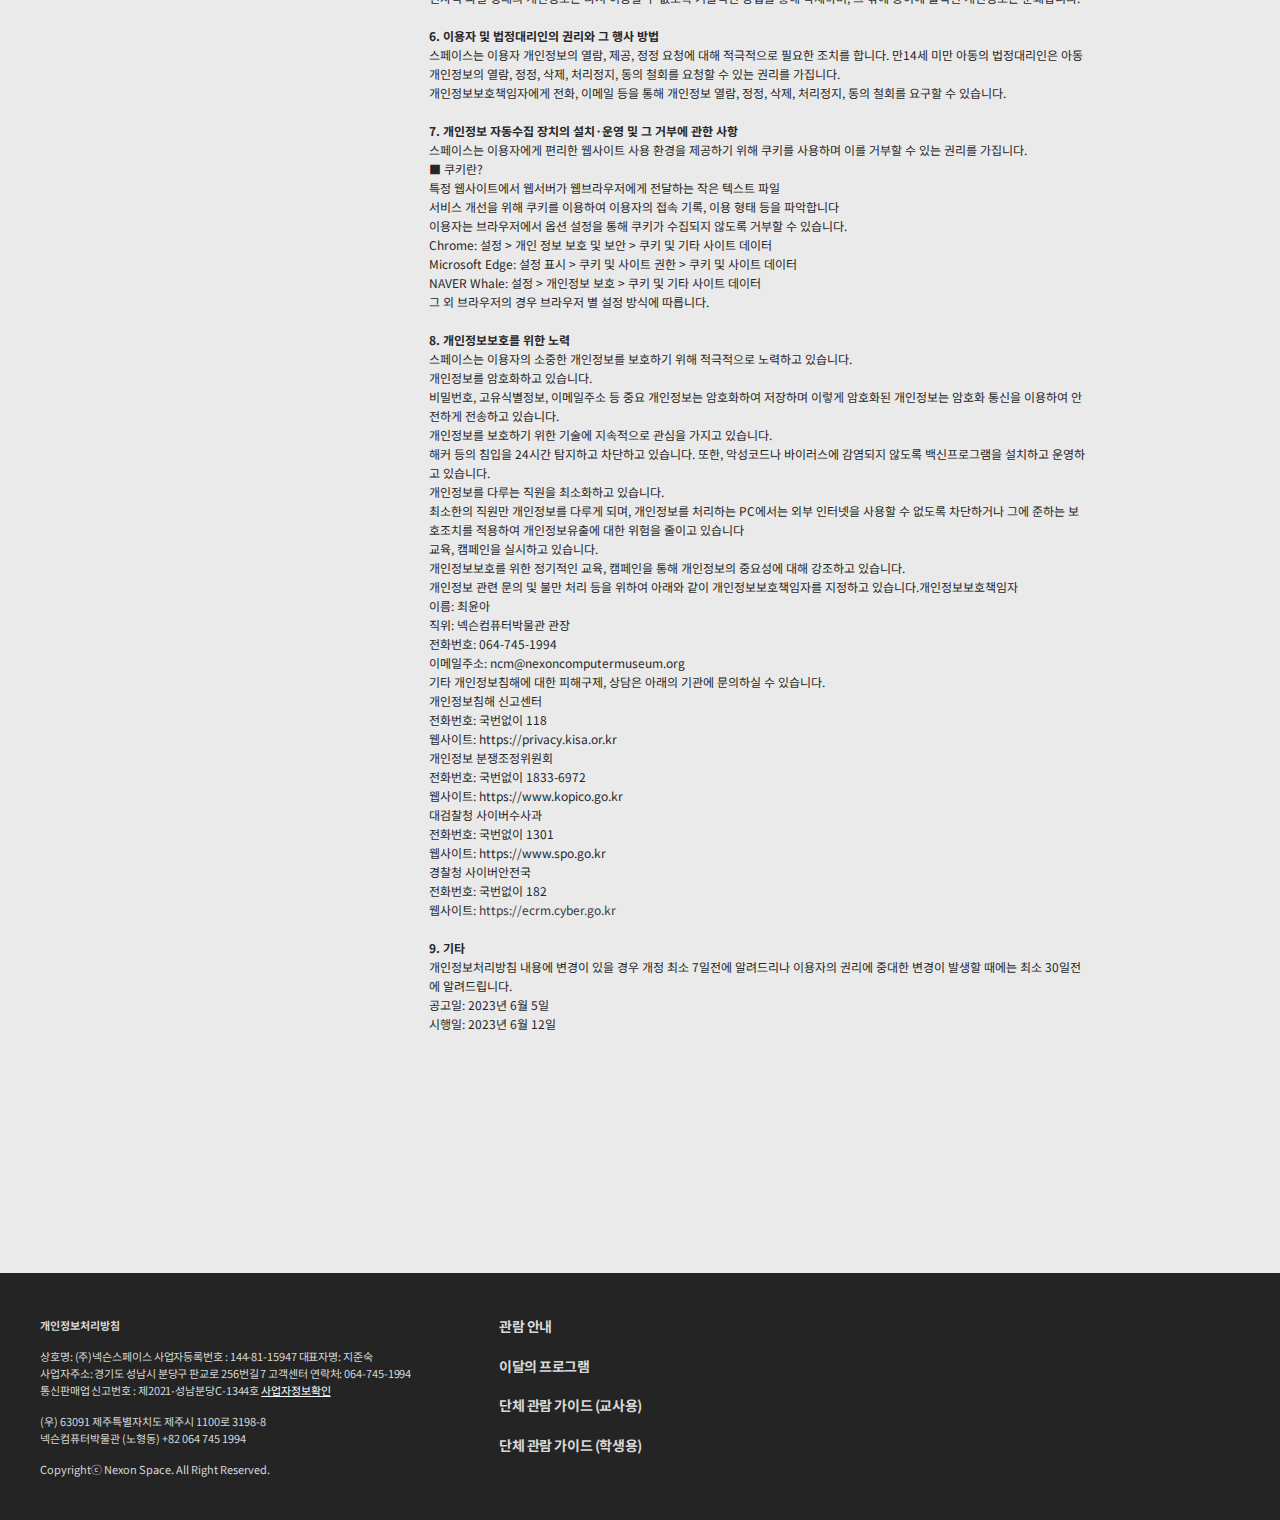
<file: computermuseum.nexon.com/policy/privacy.html>
<!DOCTYPE html><html>
<!-- Mirrored from computermuseum.nexon.com/policy/privacy by HTTrack Website Copier/3.x [XR&CO'2014], Thu, 13 Jun 2024 00:34:27 GMT -->
<!-- Added by HTTrack --><meta http-equiv="content-type" content="text/html;charset=utf-8" /><!-- /Added by HTTrack -->
<head><meta charSet="utf-8"/><title>Nexon Computer Museum</title><link rel="shortcut icon" href="../favicon.ico"/><meta name="viewport" content="width=device-width, initial-scale=1, maximum-scale=1, minimum-scale=1, user-scalable=no, viewport-fit=cover"/><meta name="git-commit-hash" content="059d031cdade6f0e0270129a383ebb61121365ee"/><meta name="inface-web-auth" content="site.nexon.com"/><meta property="og:title" content="넥슨컴퓨터박물관"/><meta property="og:type" content="website"/><meta property="og:url" content="../index.html"/><meta property="og:image" content="../../ncm-static.nexon.com/static/images/layout/nexon_computer_museum.png"/><meta property="og:description" content="컴퓨터, 세상을 바꾼 아이디어"/><noscript><iframe src="https://www.googletagmanager.com/ns.html?id=GTM-NQQB9NL" height="0" width="0" style="display:none;visibility:hidden"></iframe></noscript><meta name="next-head-count" content="12"/><link rel="preconnect" href="https://fonts.googleapis.com/"/><link rel="preconnect" href="https://fonts.gstatic.com/" crossorigin="true"/><link rel="stylesheet" data-href="https://fonts.googleapis.com/css2?family=Noto+Sans+KR:wght@100;300;400;500;700;900&amp;display=swap"/><link rel="stylesheet" data-href="../../use.typekit.net/lfx5iyj.css"/><link data-next-font="" rel="preconnect" href="../index.html" crossorigin="anonymous"/><link rel="preload" href="../../ncm-static.nexon.com/_next/static/css/61becbf9bbf43082.css" as="style"/><link rel="stylesheet" href="../../ncm-static.nexon.com/_next/static/css/61becbf9bbf43082.css" data-n-g=""/><noscript data-n-css=""></noscript><script defer="" nomodule="" src="../../ncm-static.nexon.com/_next/static/chunks/polyfills-c67a75d1b6f99dc8.js"></script><script src="../../ncm-static.nexon.com/js/googleTagManager.js" defer="" data-nscript="beforeInteractive"></script><script src="../../enter.nexon.com/sdk/eosbrowsersupport/eos-browser-support-df9a3ff7-1.0.3.js" defer="" data-nscript="beforeInteractive"></script><script src="../../ncm-static.nexon.com/js/EOSBrowserSupport.js" defer="" data-nscript="beforeInteractive"></script><script src="../../signin.nexon.com/sdk/inface.js" defer="" data-nscript="beforeInteractive"></script><script src="../../ncm-static.nexon.com/auth_insign.js" defer="" data-nscript="beforeInteractive"></script><script src="../../ncm-static.nexon.com/swiper.min.js" defer="" data-nscript="beforeInteractive"></script><script src="../../ncm-static.nexon.com/js/jquery-3.6.0.min.js" defer="" data-nscript="beforeInteractive"></script><script src="../../ncm-static.nexon.com/js/TweenMax.min.js" defer="" data-nscript="beforeInteractive"></script><script src="../../ncm-static.nexon.com/js/swiper.min.js" defer="" data-nscript="beforeInteractive"></script><script src="../../ncm-static.nexon.com/js/charming.min.js" defer="" data-nscript="beforeInteractive"></script><script src="../../stdpay.inicis.com/stdjs/INIStdPay.js" defer="" data-nscript="beforeInteractive"></script><script src="../../ncm-static.nexon.com/_next/static/chunks/webpack-77ce4f5e533b123e.js" defer=""></script><script src="../../ncm-static.nexon.com/_next/static/chunks/framework-2e68dedaa8ccd613.js" defer=""></script><script src="../../ncm-static.nexon.com/_next/static/chunks/main-7972001a290fdf21.js" defer=""></script><script src="../../ncm-static.nexon.com/_next/static/chunks/pages/_app-93e920da9915f1da.js" defer=""></script><script src="../../ncm-static.nexon.com/_next/static/chunks/pages/policy/privacy-7294fad14aa82d2f.js" defer=""></script><script src="../../ncm-static.nexon.com/_next/static/JsHdFLfpDLH0SJ2IamTQB/_buildManifest.js" defer=""></script><script src="../../ncm-static.nexon.com/_next/static/JsHdFLfpDLH0SJ2IamTQB/_ssgManifest.js" defer=""></script><link rel="stylesheet" href="https://fonts.googleapis.com/css2?family=Noto+Sans+KR:wght@100;300;400;500;700;900&amp;display=swap"/><link rel="stylesheet" href="../../use.typekit.net/lfx5iyj.css"/></head><body><noscript><iframe src="https://www.googletagmanager.com/ns.html?id=GTM-NQQB9NL" height="0" width="0" style="display:none;visibility:hidden"></iframe></noscript><div id="__next"><article class="Layout_layout__Hn0B3 Layout_subLayout__xzbLR"><header class=""><div class="Header_reservationBannerWrapper__WLB50"><a href="../reservation/personal/schedule.html" class="Header_reservationBannerContainer__hQ9Ju"><span class="Header_reservationBanner__y8kRv"><span class="hidden">예약하기</span></span></a></div><div class="Header_headerContents__YgE16 Header_black__CsBDt Header_subPage__Bwd8B"><h1 class="Header_appTitle__c70Kx"><a id="mainLink" href="../index.html" class="Header_mainLink__kDPwI"></a></h1><div class="Header_navigationWrapper__1a7c4"><button id="mainNavigationButton" class="Header_navigationOpenButton__T4TqW"></button></div></div></header><main class="Layout_main__TdNNX"><div id="content"><div class="cnts" id="clauseBody"><div class="clauseTitle"><dl><dt>/ Privacy Policy</dt><dd>개인정보처리방침</dd></dl></div><div class="clauseCentont"><style data-emotion="css rw4yn4">.css-rw4yn4{margin:41px 0;line-height:19px;}.css-rw4yn4 h3{font-weight:bold;margin-top:26px;margin-bottom:4px;}.css-rw4yn4 a.link-target{color:rgb(0, 0, 238);}.css-rw4yn4 address{display:inline;font-style:normal;}.css-rw4yn4 em{font-style:normal;}.css-rw4yn4 ul{padding-left:16px;}.css-rw4yn4 ul >li:before{display:inline-block;content:'-';width:1em;margin-left:-1em;}.css-rw4yn4 ul ul{padding-left:16px;list-style:disc;}.css-rw4yn4 ul ul li:before{content:none;}</style><article class="css-rw4yn4"><div><p><span style="font-size:16px"><strong>총칙</strong></span><br />㈜넥슨스페이스(이하 ‘스페이스’)는 이용자의 소중한 개인정보를 보호하기 위해 개인정보보호 관련 법령을 준수합니다.<br />개인정보처리방침을 통해 넥슨이 어떤 개인정보를 수집하고, 어떻게 이용하며, 누구에게 제공하는지, 언제 어떻게 파기하는지 등에 대해 이해할 수 있으며 본 개인정보처리방침은 스페이스에서 제공하는 넥슨컴퓨터박물관 서비스에 적용됩니다.</p>
<p> </p>
<p><strong>1. 개인정보의 수집</strong><br />스페이스는 서비스 이용 시 필요한 개인정보만을 수집하며, 수집 시에는 이용자에게 상세히 안내하고 동의를 받아 처리하고 있습니다.<br />필수정보는 기본적인 서비스를 제공하기 위해 수집하는 개인정보입니다.<br />선택정보는 서비스 이외에 부가적인 서비스를 제공하기 위해 수집하는 개인정보입니다.<br />웹페이지, 앱, 서면, 전화, 팩스 등의 방법을 통해 아래와 같은 개인정보를 수집합니다.<br />예약 관리: [필수] 이름, 휴대폰번호 [선택] 소속<br />행사 및 이벤트 정보 전송: [선택] 휴대폰번호, 이메일주소<br />교육 프로그램 운영: [필수] 이름, 성별, 소속 , 학년, 나이, 휴대폰번호<br />경품 및 상품 배송: [필수] 이름, 휴대폰번호, 주소<br />제세공과금 처리: [필수] 이름, 주소, 이메일주소, 주민등록번호<br />문의대응: [필수] 이름, 휴대폰번호, 이메일주소<br />(문의 유형에 따라 추가로 수집하는 개인정보가 있을 수 있습니다.)</p>
<p>서비스 안정성 확보, 부정이용자 방지, 법률 위반 행위 제한 등의 목적으로 서비스를 이용하는 과정에서 자동으로 생성되는 정보(IP, 접속기록, 서비스 이용기록, 결제 기록, 쿠키)와 기기를 식별할 수 있는 정보(OS 정보, 하드웨어 정보, Mac Address, UUID, 광고식별자)가 수집될 수 있습니다.</p>
<p> </p>
<p><strong>2. 개인정보의 이용</strong><br />스페이스는 아래의 목적으로 개인정보를 이용하며, 목적이 변경될 경우에는 이용자에게 상세히 안내하고 동의를 받아 처리하고 있습니다.<br />예약 확인 및 안내, 입장권 및 교육 프로그램 예매 등 예약 관리를 위해 개인정보를 이용합니다.<br />행사 및 이벤트 정보 전송을 위해 개인정보를 이용합니다.<br />교육 프로그램 참여자 선정 및 안내, 진행 등 교육 프로그램 운영을 위해 개인정보를 이용합니다.<br />이벤트 참여 의사를 확인하고 이벤트 참여자에 대한 경품 및 상품 배송, 제세공과금 처리 등을 위해 개인정보를 이용합니다.<br />문의에 대한 대응을 하거나 공지사항을 전달하기 위해 개인정보를 이용합니다.</p>
<p>서비스 이용 기록 등을 통해 서비스 이용 환경을 분석하고 서비스 개선을 위해 개인정보를 이용합니다.</p>
<p> </p>
<p><strong>3. 개인정보의 제공</strong><br />이용자가 보다 편리하고 신속하게 서비스를 이용할 수 있도록 다른 회사에게 일부 업무를 위탁하고 있습니다.<br />스페이스는 스페이스의 업무를 처리위탁 받은 회사가 이용자의 소중한 개인정보를 안전하게 처리하도록 관리·감독하며, 스페이스의 사전 승인 없이 또 다른 회사에게 재위탁하지 않도록 제한합니다.<br />스페이스는 아래와 같은 업무를 위탁하고 있습니다.<br />대상: ㈜넥슨코리아(재위탁: ㈜다우기술)<br />목적: 홈페이지 운영, 예약 관리, 행사 및 이벤트 운영 지원, 설문조사 </p>
<p>대상: ㈜케이지이니시스 </p>
<p>목적: 결제 서비스, 문의 대응</p>
<p> </p>
<p><strong>4. 개인정보의 추가적인 이용 또는 제공의 기준 </strong></p>
<p>스페이스는 관계 법령에 따라 이용자의 동의 없이 개인정보를 추가적으로 이용 또는 제공할 때 판단 기준은 다음과 같습니다.</p>
<p>당초 수집 목적과 관련성이 있는지 여부 </p>
<p>개인정보를 수집한 정황 또는 처리 관행에 비추어 볼 때 개인정보의 추가적인 이용 또는 제공에 대한 예측 가능성이 있는지 여부</p>
<p>이용자의 이익을 부당하게 침해하는지 여부</p>
<p>가명처리 또는 암호화 등 안전성 확보에 필요한 조치를 하였는지 여부</p>
<p> </p>
<p><strong>5. 개인정보의 파기</strong><br />스페이스는 개인정보 수집 및 이용 목적 달성되거나 보유기간이 만료되면 해당 정보를 지체 없이 파기합니다.<br />다만, 관계 법령에 규정되거나 이용자에게 동의를 얻은 경우는 예외로 하고 있습니다.<br />전자상거래 등에서의 소비자보호에 관한 법률<br />계약 또는 청약철회 등에 관한 기록, 5년<br />대금결제 및 재화 등의 공급에 관한 기록, 5년<br />소비자의 불만 또는 분쟁처리에 관한 기록, 3년<br />국세기본법, 소득세법<br />세법이 규정하는 처리에 관한 기록, 5년<br />통신비밀보호법<br />로그인에 관한 기록, 3개월</p>
<p>예약 관리, 교육 프로그램 운영을 위해 수집한 정보는 수집일로부터 1년 간 보관 후 삭제합니다.<br />행사 및 이벤트 등을 위해 수집한 정보는 최대 2년 간 보관하나 이는 행사와 이벤트 마다 상이할 수 있으며 개별 행사, 이벤트 페이지에 기재된 기간을 우선합니다.<br />문자메시지 전송 이력은 전송일로부터 1년 간 보관 후에 삭제합니다.<br />전자적 파일 형태의 개인정보는 다시 이용할 수 없도록 기술적인 방법을 통해 삭제하며, 그 밖에 종이에 출력된 개인정보는 분쇄합니다.</p>
<p> </p>
<p><strong>6. 이용자 및 법정대리인의 권리와 그 행사 방법</strong><br />스페이스는 이용자 개인정보의 열람, 제공, 정정 요청에 대해 적극적으로 필요한 조치를 합니다. 만14세 미만 아동의 법정대리인은 아동 개인정보의 열람, 정정, 삭제, 처리정지, 동의 철회를 요청할 수 있는 권리를 가집니다.<br />개인정보보호책임자에게 전화, 이메일 등을 통해 개인정보 열람, 정정, 삭제, 처리정지, 동의 철회를 요구할 수 있습니다.</p>
<p> </p>
<p><strong>7. 개인정보 자동수집 장치의 설치·운영 및 그 거부에 관한 사항</strong><br />스페이스는 이용자에게 편리한 웹사이트 사용 환경을 제공하기 위해 쿠키를 사용하며 이를 거부할 수 있는 권리를 가집니다.<br />■ 쿠키란?<br />특정 웹사이트에서 웹서버가 웹브라우저에게 전달하는 작은 텍스트 파일<br />서비스 개선을 위해 쿠키를 이용하여 이용자의 접속 기록, 이용 형태 등을 파악합니다<br />이용자는 브라우저에서 옵션 설정을 통해 쿠키가 수집되지 않도록 거부할 수 있습니다.<br />Chrome: 설정 &gt; 개인 정보 보호 및 보안 &gt; 쿠키 및 기타 사이트 데이터<br />Microsoft Edge: 설정 표시 &gt; 쿠키 및 사이트 권한 &gt; 쿠키 및 사이트 데이터<br />NAVER Whale: 설정 &gt; 개인정보 보호 &gt; 쿠키 및 기타 사이트 데이터<br />그 외 브라우저의 경우 브라우저 별 설정 방식에 따릅니다.</p>
<p> </p>
<p><strong>8. 개인정보보호를 위한 노력</strong><br />스페이스는 이용자의 소중한 개인정보를 보호하기 위해 적극적으로 노력하고 있습니다.<br />개인정보를 암호화하고 있습니다.<br />비밀번호, 고유식별정보, 이메일주소 등 중요 개인정보는 암호화하여 저장하며 이렇게 암호화된 개인정보는 암호화 통신을 이용하여 안전하게 전송하고 있습니다.<br />개인정보를 보호하기 위한 기술에 지속적으로 관심을 가지고 있습니다.<br />해커 등의 침입을 24시간 탐지하고 차단하고 있습니다. 또한, 악성코드나 바이러스에 감염되지 않도록 백신프로그램을 설치하고 운영하고 있습니다.<br />개인정보를 다루는 직원을 최소화하고 있습니다.<br />최소한의 직원만 개인정보를 다루게 되며, 개인정보를 처리하는 PC에서는 외부 인터넷을 사용할 수 없도록 차단하거나 그에 준하는 보호조치를 적용하여 개인정보유출에 대한 위험을 줄이고 있습니다<br />교육, 캠페인을 실시하고 있습니다.<br />개인정보보호를 위한 정기적인 교육, 캠페인을 통해 개인정보의 중요성에 대해 강조하고 있습니다.<br />개인정보 관련 문의 및 불만 처리 등을 위하여 아래와 같이 개인정보보호책임자를 지정하고 있습니다.개인정보보호책임자<br />이름: 최윤아<br />직위: 넥슨컴퓨터박물관 관장<br />전화번호: 064-745-1994<br />이메일주소: ncm@nexoncomputermuseum.org<br />기타 개인정보침해에 대한 피해구제, 상담은 아래의 기관에 문의하실 수 있습니다.<br />개인정보침해 신고센터<br />전화번호: 국번없이 118<br />웹사이트: https://privacy.kisa.or.kr<br />개인정보 분쟁조정위원회<br />전화번호: 국번없이 1833-6972<br />웹사이트: https://www.kopico.go.kr<br />대검찰청 사이버수사과<br />전화번호: 국번없이 1301<br />웹사이트: https://www.spo.go.kr<br />경찰청 사이버안전국<br />전화번호: 국번없이 182<br />웹사이트: <a href="https://ecrm.cyber.go.kr/">https://ecrm.cyber.go.kr</a></p>
<p> </p>
<p><strong>9. 기타</strong><br />개인정보처리방침 내용에 변경이 있을 경우 개정 최소 7일전에 알려드리나 이용자의 권리에 중대한 변경이 발생할 때에는 최소 30일전에 알려드립니다.</p>
<p>공고일: 2023년 6월 5일<br />시행일: 2023년 6월 12일</p></div></article></div></div></div></main><footer id="footer" class="footer Footer_footer__B5Miy"><div><div class="Footer_moreInteresting__TTB_U"><ul class="Footer_moreInterestingList__NERjX"><li class="Footer_moreInterestingListItem__yFAFn"><a href="../guide.html" class="Footer_interestingItem__eihwY Footer_pencilUnderline__IhvZy">관람 안내</a></li><li class="Footer_moreInterestingListItem__yFAFn"><a href="../monthlyprogram.html" class="Footer_interestingItem__eihwY Footer_pencilUnderline__IhvZy">이달의 프로그램</a></li><li class="Footer_moreInterestingListItem__yFAFn"><a href="../static/files/%eb%8b%a8%ec%b2%b4%ea%b4%80%eb%9e%8c%ea%b0%80%ec%9d%b4%eb%93%9c_%ea%b5%90%ec%82%ac%ec%9a%a9.html" download="단체관람가이드_교사용" class="Footer_interestingItem__eihwY Footer_pencilUnderline__IhvZy">단체 관람 가이드 (교사용)</a></li><li class="Footer_moreInterestingListItem__yFAFn"><a href="../static/files/%eb%8b%a8%ec%b2%b4%ea%b4%80%eb%9e%8c%ea%b0%80%ec%9d%b4%eb%93%9c_%ed%95%99%ec%83%9d%ec%9a%a9.html" download="단체관람가이드_학생용" class="Footer_interestingItem__eihwY Footer_pencilUnderline__IhvZy">단체 관람 가이드 (학생용)</a></li></ul><ul class="Footer_moreInterestingSocialList__mfKWJ"><li class="Footer_moreInterestingSocialListItem__2_TtZ"><a target="_blank" rel="noopener noreferrer" href="https://blog.naver.com/ncm_master" class="Footer_linkSocial__mtjEg"><i class="Footer_iconSocial__dxenu Footer_iconSocialNaverBlog__styAB"></i></a></li><li class="Footer_moreInterestingSocialListItem__2_TtZ"><a target="_blank" rel="noopener noreferrer" href="https://www.facebook.com/NexonComputerMuseum" class="Footer_linkSocial__mtjEg"><i class="Footer_iconSocial__dxenu Footer_iconSocialFacebook__L_N40"></i></a></li><li class="Footer_moreInterestingSocialListItem__2_TtZ"><a target="_blank" rel="noopener noreferrer" href="https://twitter.com/NCM_Master" class="Footer_linkSocial__mtjEg"><i class="Footer_iconSocial__dxenu Footer_iconSocialTwitter__NJIfH"></i></a></li><li class="Footer_moreInterestingSocialListItem__2_TtZ"><a target="_blank" rel="noopener noreferrer" href="https://www.instagram.com/nexoncomputermuseum/" class="Footer_linkSocial__mtjEg"><i class="Footer_iconSocial__dxenu Footer_iconSocialInstagram__u2oNm"></i></a></li><li class="Footer_moreInterestingSocialListItem__2_TtZ"><a target="_blank" rel="noopener noreferrer" href="https://www.youtube.com/channel/UCIHQ1jIq_RyWSIceb_e9VFw" class="Footer_linkSocial__mtjEg"><i class="Footer_iconSocial__dxenu Footer_iconSocialYouTube__2gqFZ"></i></a></li><li class="Footer_moreInterestingSocialListItem__2_TtZ"><a target="_blank" rel="noopener noreferrer" href="https://pf.kakao.com/_xakQGs" class="Footer_linkSocial__mtjEg"><i class="Footer_iconSocial__dxenu Footer_iconSocialKakaotalk__v3m7E"></i></a></li></ul></div></div><div class="Footer_footerInformation__oYuQJ"><ul class="Footer_privacyPolicy__i1610 Footer_paragraph__0qgC0"><li><a class="Footer_privacyPolicyFont__WjD7u Footer_linkUnderline__NJV4G" href="privacy.html">개인정보처리방침</a></li></ul><ul class="Footer_business__CC2mv Footer_paragraph__0qgC0"><li>상호명: (주)넥슨스페이스 사업자등록번호 : 144-81-15947 대표자명: 지준숙</li><li>사업자주소: 경기도 성남시 분당구 판교로 256번길 7 고객센터 연락처: 064-745-1994</li><li>통신판매업 신고번호 : 제2021-성남분당C-1344호<!-- --> <a class="Footer_businessLink__HvePy">사업자정보확인</a></li></ul><address class="Footer_address__k_OB0 Footer_paragraph__0qgC0">(우) 63091 제주특별자치도 제주시 1100로 3198-8<br/>넥슨컴퓨터박물관 (노형동) +82 064 745 1994</address><small class="Footer_copyright__f0Wja Footer_paragraph__0qgC0">Copyrightⓒ Nexon Space. All Right Reserved.</small></div></footer></article><div class="LandscapeBlocker_wrapper__8Gkwd"><div class="LandscapeBlocker_container__Krxhs"><i class="LandscapeBlocker_iconLandscapeBlocker__G_wKA"></i><div class="LandscapeBlocker_notice__SvV9s"><p>가로모드를 지원하지 않습니다.</p><p><span class="LandscapeBlocker_highlightText___fb8G">세로모드</span>를 사용해주세요.</p></div></div></div></div><script id="__NEXT_DATA__" type="application/json">{"props":{"pageProps":{"guidesData":[{"guideType":"PERSONAL_RESERVATION_NOTICE","content":"\u003cp\u003e\u003cspan style=\"font-size:16px\"\u003e\u003cstrong\u003e예약 취소 및 환불\u003c/strong\u003e\u003c/span\u003e\u003c/p\u003e\n\u003cp\u003e\u003cspan style=\"color:rgb(232, 27, 4);font-size:16px\"\u003e\u003cstrong\u003e예약 시간 2시간 전까지 취소 시 100% 환불 가능, 이후 환불 불가 \u003c/strong\u003e\u003c/span\u003e\u003c/p\u003e\n\u003cp\u003e \u003c/p\u003e\n\u003cp\u003e\u003cspan style=\"font-size:16px\"\u003e\u003cstrong\u003e예약 수정 \u003c/strong\u003e\u003c/span\u003e\u003c/p\u003e\n\u003cp\u003e\u003cspan style=\"font-size:16px\"\u003e예약 시간 30분 전까지 같은 일자 내에서 시간 변경 가능\u003c/span\u003e\u003c/p\u003e\n\u003cp\u003e\u003cspan style=\"font-size:16px\"\u003e방문 일자, 인원, 프로그램 변경은 기존 건 취소 후 재결제 필요  \u003c/span\u003e\u003c/p\u003e\n\u003cp\u003e \u003c/p\u003e\n\u003cp\u003e\u003cspan style=\"font-size:16px\"\u003e\u003cstrong\u003e할인 티켓 관련\u003c/strong\u003e\u003c/span\u003e\u003c/p\u003e\n\u003cp\u003e\u003cspan style=\"font-size:16px\"\u003e할인 티켓 구매자는 현장 방문 시 \u003cspan style=\"color:rgb(232, 27, 4)\"\u003e\u003cstrong\u003e증빙 서류 지참 \u003c/strong\u003e\u003c/span\u003e\u003c/span\u003e\u003c/p\u003e\n\u003cp\u003e\u003cspan style=\"font-size:16px\"\u003e\u003cstrong\u003e\u003cspan style=\"color:rgb(224, 62, 45)\"\u003e \u003c/span\u003e\u003c/strong\u003e\u003c/span\u003e\u003c/p\u003e\n\u003cp\u003e\u003cspan style=\"font-size:16px\"\u003e예약하신 일정과 인원 외에는 입장이 어려울 수 있습니다. \u003c/span\u003e\u003cspan style=\"font-size:16px\"\u003e방문이 어려우신 경우 다른 관람객을 위해 홈페이지를 통해 예약 취소를 부탁드립니다. 예약 취소는 \u003cstrong\u003e‘예약 – 예약 확인 및 취소’\u003c/strong\u003e에서 조회 후 가능합니다.\u003c/span\u003e\u003c/p\u003e","createdDate":"2021-12-16T18:20:33"},{"guideType":"GROUP_RESERVATION_NOTICE","content":"\u003cp\u003e\u003cspan style=\"box-sizing:border-box;background-color:rgb(255, 231, 156);color:rgb(0, 0, 0);font-family:'Noto Sans KR', sans-serif;font-size:14px\"\u003e- 방문이 어려우신 경우\u003cspan style=\"box-sizing:border-box\"\u003e, \u003c/span\u003e다른 관람객을 위해 예약 취소를 부탁 드립니다\u003cspan style=\"box-sizing:border-box\"\u003e. \u003c/span\u003e\u003cstrong\u003e노쇼 발생 시 향후 예약에 제한이 있을 수 있습니다\u003cspan style=\"box-sizing:border-box\"\u003e.\u003c/span\u003e\u003c/strong\u003e\u003c/span\u003e\u003c/p\u003e\n\u003cul\u003e\n\u003cli\u003e\u003cspan style=\"font-family:'Noto Sans KR', sans-serif;font-size:14px\"\u003e실내 마스크 착용을 권장합니다. \u003c/span\u003e\u003c/li\u003e\n\u003cli\u003e\u003cspan style=\"font-family:'Noto Sans KR', sans-serif;font-size:14px\"\u003e발열 확인 후 입장 가능합니다.  \u003c/span\u003e\u003c/li\u003e\n\u003cli\u003e\u003cspan style=\"font-family:'Noto Sans KR', sans-serif;font-size:14px\"\u003e개별적으로 발열 확인을 요청할 수 있습니다.\u003c/span\u003e\u003c/li\u003e\n\u003c/ul\u003e\n\u003cp\u003e\u003cspan style=\"font-family:'Noto Sans KR', sans-serif;font-size:14px\"\u003e- 예약하신 일정과 인원 외에는 입장이 어려울 수 있으니 예약 내용을 확인해주시기 바랍니다.\u003c/span\u003e\u003c/p\u003e\n\u003cp\u003e\u003cspan style=\"font-family:'Noto Sans KR', sans-serif;font-size:14px\"\u003e- 예약하신 일정에 방문이 어려우신 경우 다른 관람객을 위해 홈페이지 혹은 전화를 통해 예약 취소를 부탁 드립니다.\u003c/span\u003e\u003c/p\u003e","createdDate":"2021-12-16T18:20:38"},{"guideType":"PRIVACY_USAGE_AGREEMENT","content":"\u003cp\u003e\u003cspan style=\"color:rgb(102, 102, 102);font-family:'NEXON Gothic';font-size:12px;text-align:center\"\u003e㈜\u003c/span\u003e넥슨스페이스는 다음과 같이 개인정보를 수집 및 이용하고 있습니다.\u003c/p\u003e\n\u003ctable style=\"border-collapse:collapse;width:100%\"\u003e\n\u003cthead\u003e\n\u003ctr\u003e\n\u003cth style=\"text-align:center\"\u003e수집 및 이용 목적\u003c/th\u003e\n\u003cth style=\"text-align:center\"\u003e항목\u003c/th\u003e\n\u003cth style=\"text-align:center\"\u003e보유 및 이용 기간\u003c/th\u003e\n\u003c/tr\u003e\n\u003c/thead\u003e\n\u003ctbody\u003e\n\u003ctr\u003e\n\u003ctd style=\"text-align:center\"\u003e예약 관리\u003c/td\u003e\n\u003ctd style=\"text-align:center\"\u003e소속\u003c/td\u003e\n\u003ctd style=\"text-align:center\"\u003e\u003cspan style=\"font-size:18px\"\u003e\u003cstrong\u003e수집일로부터 1년\u003c/strong\u003e\u003c/span\u003e\u003c/td\u003e\n\u003c/tr\u003e\n\u003c/tbody\u003e\n\u003c/table\u003e\n\u003cp\u003e\u003cspan style=\"color:rgb(51, 51, 51);font-family:Montserrat, NanumSquare;font-size:12px;white-space:nowrap\"\u003e※ \u003c/span\u003e동의를 거부할 권리가 있으며, 동의를 거부하더라도 서비스 이용이 가능합니다.\u003c/p\u003e","createdDate":"2021-12-16T18:21:29"},{"guideType":"PRIVACY_COLLECTION_AGREEMENT","content":"\u003cp\u003e\u003cspan style=\"color:rgb(102, 102, 102);font-family:'NEXON Gothic';font-size:12px;text-align:center\"\u003e㈜\u003c/span\u003e넥슨스페이스는 다음과 같이 개인정보를 수집 및 이용하고 있습니다.\u003c/p\u003e\n\u003ctable style=\"border-collapse:collapse;width:100%\"\u003e\n\u003cthead\u003e\n\u003ctr\u003e\n\u003cth style=\"text-align:center\"\u003e수집 및 이용 목적\u003c/th\u003e\n\u003cth style=\"text-align:center\"\u003e항목\u003c/th\u003e\n\u003cth style=\"text-align:center\"\u003e보유 및 이용 기간\u003c/th\u003e\n\u003c/tr\u003e\n\u003c/thead\u003e\n\u003ctbody\u003e\n\u003ctr\u003e\n\u003ctd style=\"text-align:center\"\u003e\u003cspan style=\"font-size:18px\"\u003e\u003cstrong\u003e행사 및 이벤트 정보 전송\u003c/strong\u003e\u003c/span\u003e\u003c/td\u003e\n\u003ctd style=\"text-align:center\"\u003e휴대폰 번호, 이메일 주소\u003c/td\u003e\n\u003ctd style=\"text-align:center\"\u003e\u003cstrong\u003e\u003cspan style=\"font-size:18px\"\u003e수집일로부터 1년\u003c/span\u003e\u003c/strong\u003e\u003c/td\u003e\n\u003c/tr\u003e\n\u003c/tbody\u003e\n\u003c/table\u003e\n\u003cp\u003e\u003cspan style=\"color:rgb(51, 51, 51);font-family:Montserrat, NanumSquare;font-size:12px;white-space:nowrap\"\u003e※ \u003c/span\u003e동의를 거부할 권리가 있으며, 동의를 거부하더라도 서비스 이용이 가능합니다.\u003c/p\u003e\n\u003cp\u003e\u003cspan style=\"color:rgb(51, 51, 51);font-family:Montserrat, NanumSquare;font-size:12px;white-space:nowrap\"\u003e※ \u003c/span\u003e그 외의 사항 및 자동 수집 정보와 관련된 사항은 개인정보처리 방침을 따릅니다.\u003c/p\u003e","createdDate":"2021-12-16T18:21:38"},{"guideType":"EVENT_INFO_RECEIVE_AGREEMENT","content":"\u003cp\u003e\u003cspan style=\"color:rgb(102, 102, 102);font-family:\u0026quot;NEXON Gothic\u0026quot;;font-size:12px;text-align:center\"\u003e㈜\u003c/span\u003e넥슨스페이스가 제공하는 넥슨컴퓨터박물관에 대한 모든 행사 및 이벤트와 관련된 광고성 정보 수신에 동의합니다.\u003cbr /\u003e\u003c/p\u003e","createdDate":"2021-12-16T18:21:44"},{"guideType":"PRIVACY_POLICY","content":"\u003cp\u003e\u003cspan style=\"font-size:16px\"\u003e\u003cstrong\u003e총칙\u003c/strong\u003e\u003c/span\u003e\u003cbr /\u003e㈜넥슨스페이스(이하 ‘스페이스’)는 이용자의 소중한 개인정보를 보호하기 위해 개인정보보호 관련 법령을 준수합니다.\u003cbr /\u003e개인정보처리방침을 통해 넥슨이 어떤 개인정보를 수집하고, 어떻게 이용하며, 누구에게 제공하는지, 언제 어떻게 파기하는지 등에 대해 이해할 수 있으며 본 개인정보처리방침은 스페이스에서 제공하는 넥슨컴퓨터박물관 서비스에 적용됩니다.\u003c/p\u003e\n\u003cp\u003e \u003c/p\u003e\n\u003cp\u003e\u003cstrong\u003e1. 개인정보의 수집\u003c/strong\u003e\u003cbr /\u003e스페이스는 서비스 이용 시 필요한 개인정보만을 수집하며, 수집 시에는 이용자에게 상세히 안내하고 동의를 받아 처리하고 있습니다.\u003cbr /\u003e필수정보는 기본적인 서비스를 제공하기 위해 수집하는 개인정보입니다.\u003cbr /\u003e선택정보는 서비스 이외에 부가적인 서비스를 제공하기 위해 수집하는 개인정보입니다.\u003cbr /\u003e웹페이지, 앱, 서면, 전화, 팩스 등의 방법을 통해 아래와 같은 개인정보를 수집합니다.\u003cbr /\u003e예약 관리: [필수] 이름, 휴대폰번호 [선택] 소속\u003cbr /\u003e행사 및 이벤트 정보 전송: [선택] 휴대폰번호, 이메일주소\u003cbr /\u003e교육 프로그램 운영: [필수] 이름, 성별, 소속 , 학년, 나이, 휴대폰번호\u003cbr /\u003e경품 및 상품 배송: [필수] 이름, 휴대폰번호, 주소\u003cbr /\u003e제세공과금 처리: [필수] 이름, 주소, 이메일주소, 주민등록번호\u003cbr /\u003e문의대응: [필수] 이름, 휴대폰번호, 이메일주소\u003cbr /\u003e(문의 유형에 따라 추가로 수집하는 개인정보가 있을 수 있습니다.)\u003c/p\u003e\n\u003cp\u003e서비스 안정성 확보, 부정이용자 방지, 법률 위반 행위 제한 등의 목적으로 서비스를 이용하는 과정에서 자동으로 생성되는 정보(IP, 접속기록, 서비스 이용기록, 결제 기록, 쿠키)와 기기를 식별할 수 있는 정보(OS 정보, 하드웨어 정보, Mac Address, UUID, 광고식별자)가 수집될 수 있습니다.\u003c/p\u003e\n\u003cp\u003e \u003c/p\u003e\n\u003cp\u003e\u003cstrong\u003e2. 개인정보의 이용\u003c/strong\u003e\u003cbr /\u003e스페이스는 아래의 목적으로 개인정보를 이용하며, 목적이 변경될 경우에는 이용자에게 상세히 안내하고 동의를 받아 처리하고 있습니다.\u003cbr /\u003e예약 확인 및 안내, 입장권 및 교육 프로그램 예매 등 예약 관리를 위해 개인정보를 이용합니다.\u003cbr /\u003e행사 및 이벤트 정보 전송을 위해 개인정보를 이용합니다.\u003cbr /\u003e교육 프로그램 참여자 선정 및 안내, 진행 등 교육 프로그램 운영을 위해 개인정보를 이용합니다.\u003cbr /\u003e이벤트 참여 의사를 확인하고 이벤트 참여자에 대한 경품 및 상품 배송, 제세공과금 처리 등을 위해 개인정보를 이용합니다.\u003cbr /\u003e문의에 대한 대응을 하거나 공지사항을 전달하기 위해 개인정보를 이용합니다.\u003c/p\u003e\n\u003cp\u003e서비스 이용 기록 등을 통해 서비스 이용 환경을 분석하고 서비스 개선을 위해 개인정보를 이용합니다.\u003c/p\u003e\n\u003cp\u003e \u003c/p\u003e\n\u003cp\u003e\u003cstrong\u003e3. 개인정보의 제공\u003c/strong\u003e\u003cbr /\u003e이용자가 보다 편리하고 신속하게 서비스를 이용할 수 있도록 다른 회사에게 일부 업무를 위탁하고 있습니다.\u003cbr /\u003e스페이스는 스페이스의 업무를 처리위탁 받은 회사가 이용자의 소중한 개인정보를 안전하게 처리하도록 관리·감독하며, 스페이스의 사전 승인 없이 또 다른 회사에게 재위탁하지 않도록 제한합니다.\u003cbr /\u003e스페이스는 아래와 같은 업무를 위탁하고 있습니다.\u003cbr /\u003e대상: ㈜넥슨코리아(재위탁: ㈜다우기술)\u003cbr /\u003e목적: 홈페이지 운영, 예약 관리, 행사 및 이벤트 운영 지원, 설문조사 \u003c/p\u003e\n\u003cp\u003e대상: ㈜케이지이니시스 \u003c/p\u003e\n\u003cp\u003e목적: 결제 서비스, 문의 대응\u003c/p\u003e\n\u003cp\u003e \u003c/p\u003e\n\u003cp\u003e\u003cstrong\u003e4. 개인정보의 추가적인 이용 또는 제공의 기준 \u003c/strong\u003e\u003c/p\u003e\n\u003cp\u003e스페이스는 관계 법령에 따라 이용자의 동의 없이 개인정보를 추가적으로 이용 또는 제공할 때 판단 기준은 다음과 같습니다.\u003c/p\u003e\n\u003cp\u003e당초 수집 목적과 관련성이 있는지 여부 \u003c/p\u003e\n\u003cp\u003e개인정보를 수집한 정황 또는 처리 관행에 비추어 볼 때 개인정보의 추가적인 이용 또는 제공에 대한 예측 가능성이 있는지 여부\u003c/p\u003e\n\u003cp\u003e이용자의 이익을 부당하게 침해하는지 여부\u003c/p\u003e\n\u003cp\u003e가명처리 또는 암호화 등 안전성 확보에 필요한 조치를 하였는지 여부\u003c/p\u003e\n\u003cp\u003e \u003c/p\u003e\n\u003cp\u003e\u003cstrong\u003e5. 개인정보의 파기\u003c/strong\u003e\u003cbr /\u003e스페이스는 개인정보 수집 및 이용 목적 달성되거나 보유기간이 만료되면 해당 정보를 지체 없이 파기합니다.\u003cbr /\u003e다만, 관계 법령에 규정되거나 이용자에게 동의를 얻은 경우는 예외로 하고 있습니다.\u003cbr /\u003e전자상거래 등에서의 소비자보호에 관한 법률\u003cbr /\u003e계약 또는 청약철회 등에 관한 기록, 5년\u003cbr /\u003e대금결제 및 재화 등의 공급에 관한 기록, 5년\u003cbr /\u003e소비자의 불만 또는 분쟁처리에 관한 기록, 3년\u003cbr /\u003e국세기본법, 소득세법\u003cbr /\u003e세법이 규정하는 처리에 관한 기록, 5년\u003cbr /\u003e통신비밀보호법\u003cbr /\u003e로그인에 관한 기록, 3개월\u003c/p\u003e\n\u003cp\u003e예약 관리, 교육 프로그램 운영을 위해 수집한 정보는 수집일로부터 1년 간 보관 후 삭제합니다.\u003cbr /\u003e행사 및 이벤트 등을 위해 수집한 정보는 최대 2년 간 보관하나 이는 행사와 이벤트 마다 상이할 수 있으며 개별 행사, 이벤트 페이지에 기재된 기간을 우선합니다.\u003cbr /\u003e문자메시지 전송 이력은 전송일로부터 1년 간 보관 후에 삭제합니다.\u003cbr /\u003e전자적 파일 형태의 개인정보는 다시 이용할 수 없도록 기술적인 방법을 통해 삭제하며, 그 밖에 종이에 출력된 개인정보는 분쇄합니다.\u003c/p\u003e\n\u003cp\u003e \u003c/p\u003e\n\u003cp\u003e\u003cstrong\u003e6. 이용자 및 법정대리인의 권리와 그 행사 방법\u003c/strong\u003e\u003cbr /\u003e스페이스는 이용자 개인정보의 열람, 제공, 정정 요청에 대해 적극적으로 필요한 조치를 합니다. 만14세 미만 아동의 법정대리인은 아동 개인정보의 열람, 정정, 삭제, 처리정지, 동의 철회를 요청할 수 있는 권리를 가집니다.\u003cbr /\u003e개인정보보호책임자에게 전화, 이메일 등을 통해 개인정보 열람, 정정, 삭제, 처리정지, 동의 철회를 요구할 수 있습니다.\u003c/p\u003e\n\u003cp\u003e \u003c/p\u003e\n\u003cp\u003e\u003cstrong\u003e7. 개인정보 자동수집 장치의 설치·운영 및 그 거부에 관한 사항\u003c/strong\u003e\u003cbr /\u003e스페이스는 이용자에게 편리한 웹사이트 사용 환경을 제공하기 위해 쿠키를 사용하며 이를 거부할 수 있는 권리를 가집니다.\u003cbr /\u003e■ 쿠키란?\u003cbr /\u003e특정 웹사이트에서 웹서버가 웹브라우저에게 전달하는 작은 텍스트 파일\u003cbr /\u003e서비스 개선을 위해 쿠키를 이용하여 이용자의 접속 기록, 이용 형태 등을 파악합니다\u003cbr /\u003e이용자는 브라우저에서 옵션 설정을 통해 쿠키가 수집되지 않도록 거부할 수 있습니다.\u003cbr /\u003eChrome: 설정 \u0026gt; 개인 정보 보호 및 보안 \u0026gt; 쿠키 및 기타 사이트 데이터\u003cbr /\u003eMicrosoft Edge: 설정 표시 \u0026gt; 쿠키 및 사이트 권한 \u0026gt; 쿠키 및 사이트 데이터\u003cbr /\u003eNAVER Whale: 설정 \u0026gt; 개인정보 보호 \u0026gt; 쿠키 및 기타 사이트 데이터\u003cbr /\u003e그 외 브라우저의 경우 브라우저 별 설정 방식에 따릅니다.\u003c/p\u003e\n\u003cp\u003e \u003c/p\u003e\n\u003cp\u003e\u003cstrong\u003e8. 개인정보보호를 위한 노력\u003c/strong\u003e\u003cbr /\u003e스페이스는 이용자의 소중한 개인정보를 보호하기 위해 적극적으로 노력하고 있습니다.\u003cbr /\u003e개인정보를 암호화하고 있습니다.\u003cbr /\u003e비밀번호, 고유식별정보, 이메일주소 등 중요 개인정보는 암호화하여 저장하며 이렇게 암호화된 개인정보는 암호화 통신을 이용하여 안전하게 전송하고 있습니다.\u003cbr /\u003e개인정보를 보호하기 위한 기술에 지속적으로 관심을 가지고 있습니다.\u003cbr /\u003e해커 등의 침입을 24시간 탐지하고 차단하고 있습니다. 또한, 악성코드나 바이러스에 감염되지 않도록 백신프로그램을 설치하고 운영하고 있습니다.\u003cbr /\u003e개인정보를 다루는 직원을 최소화하고 있습니다.\u003cbr /\u003e최소한의 직원만 개인정보를 다루게 되며, 개인정보를 처리하는 PC에서는 외부 인터넷을 사용할 수 없도록 차단하거나 그에 준하는 보호조치를 적용하여 개인정보유출에 대한 위험을 줄이고 있습니다\u003cbr /\u003e교육, 캠페인을 실시하고 있습니다.\u003cbr /\u003e개인정보보호를 위한 정기적인 교육, 캠페인을 통해 개인정보의 중요성에 대해 강조하고 있습니다.\u003cbr /\u003e개인정보 관련 문의 및 불만 처리 등을 위하여 아래와 같이 개인정보보호책임자를 지정하고 있습니다.개인정보보호책임자\u003cbr /\u003e이름: 최윤아\u003cbr /\u003e직위: 넥슨컴퓨터박물관 관장\u003cbr /\u003e전화번호: 064-745-1994\u003cbr /\u003e이메일주소: ncm@nexoncomputermuseum.org\u003cbr /\u003e기타 개인정보침해에 대한 피해구제, 상담은 아래의 기관에 문의하실 수 있습니다.\u003cbr /\u003e개인정보침해 신고센터\u003cbr /\u003e전화번호: 국번없이 118\u003cbr /\u003e웹사이트: https://privacy.kisa.or.kr\u003cbr /\u003e개인정보 분쟁조정위원회\u003cbr /\u003e전화번호: 국번없이 1833-6972\u003cbr /\u003e웹사이트: https://www.kopico.go.kr\u003cbr /\u003e대검찰청 사이버수사과\u003cbr /\u003e전화번호: 국번없이 1301\u003cbr /\u003e웹사이트: https://www.spo.go.kr\u003cbr /\u003e경찰청 사이버안전국\u003cbr /\u003e전화번호: 국번없이 182\u003cbr /\u003e웹사이트: \u003ca href=\"https://ecrm.cyber.go.kr\"\u003ehttps://ecrm.cyber.go.kr\u003c/a\u003e\u003c/p\u003e\n\u003cp\u003e \u003c/p\u003e\n\u003cp\u003e\u003cstrong\u003e9. 기타\u003c/strong\u003e\u003cbr /\u003e개인정보처리방침 내용에 변경이 있을 경우 개정 최소 7일전에 알려드리나 이용자의 권리에 중대한 변경이 발생할 때에는 최소 30일전에 알려드립니다.\u003c/p\u003e\n\u003cp\u003e공고일: 2023년 6월 5일\u003cbr /\u003e시행일: 2023년 6월 12일\u003c/p\u003e","createdDate":"2022-08-09T09:08:33"},{"guideType":"LOGIN","content":"\u003cp\u003e㈜넥슨스페이스는 다음과 같이 개인정보를 수집 및 이용하고 있습니다.\u003c/p\u003e\n\u003ctable style=\"border-collapse:collapse;width:100%;height:57px\"\u003e\n\u003cthead\u003e\n\u003ctr\u003e\n\u003cth style=\"text-align:center;width:37.2538%\"\u003e수집 및 이용 목적\u003c/th\u003e\n\u003cth style=\"text-align:center;width:24.016%\"\u003e항목\u003c/th\u003e\n\u003cth style=\"text-align:center;width:38.7302%\"\u003e보유 및 이용기간\u003c/th\u003e\n\u003c/tr\u003e\n\u003c/thead\u003e\n\u003ctbody\u003e\n\u003ctr\u003e\n\u003ctd style=\"text-align:center;width:37.2538%\"\u003e예약 관리\u003c/td\u003e\n\u003ctd style=\"text-align:center;width:24.016%\"\u003e이름, 휴대폰번호\u003c/td\u003e\n\u003ctd style=\"text-align:center;width:38.7302%\"\u003e\u003cspan style=\"font-size:18px\"\u003e\u003cstrong\u003e수집일로부터 1년\u003c/strong\u003e\u003c/span\u003e\u003c/td\u003e\n\u003c/tr\u003e\n\u003c/tbody\u003e\n\u003c/table\u003e\n\u003cdiv\u003e\n\u003cp\u003e\u003cspan style=\"font-family:'Noto Sans KR', sans-serif\"\u003e※ 동의를 거부할 권리가 있으며, 동의 거부 시 예약 서비스 이용이 불가합니다.\u003cbr /\u003e\u003c/span\u003e\u003cspan style=\"font-family:'Noto Sans KR', sans-serif\"\u003e※ 그 외의 사항 및 자동 수집 정보와 관련된 사항은 개인정보처리 방침을 따릅니다.\u003c/span\u003e\u003c/p\u003e\n\u003c/div\u003e","createdDate":"2022-08-09T09:10:38"},{"guideType":"THIRD_PARTY_CONSENT","content":"\u003cp\u003e㈜넥슨스페이스는 다음과 같이 개인정보를 위탁하고 있습니다.\u003c/p\u003e\n\u003ctable style=\"border-collapse:collapse;width:100%\"\u003e\n\u003cthead\u003e\n\u003ctr\u003e\n\u003cth style=\"text-align:center\"\u003e위탁 업체\u003c/th\u003e\n\u003cth style=\"text-align:center\"\u003e위탁 목적\u003c/th\u003e\n\u003c/tr\u003e\n\u003c/thead\u003e\n\u003ctbody\u003e\n\u003ctr\u003e\n\u003ctd style=\"text-align:center\"\u003e(주)넥슨코리아\u003cbr /\u003e(재위탁: (주)다우기술)\u003c/td\u003e\n\u003ctd style=\"text-align:center\"\u003e예약자 확인, 예약 안내\u003c/td\u003e\n\u003c/tr\u003e\n\u003c/tbody\u003e\n\u003c/table\u003e\n\u003cdiv\u003e\n\u003cdiv\u003e\n\u003cdiv\u003e\n\u003cdiv\u003e\n\u003cdiv\u003e\n\u003cdiv\u003e\n\u003csection\u003e\n\u003cdiv\u003e\n\u003cp\u003e※ 그 외의 사항 및 자동 수집 정보와 관련된 사항은 개인정보처리 방침을 따릅니다.\u003c/p\u003e\n\u003c/div\u003e\n\u003c/section\u003e\n\u003c/div\u003e\n\u003c/div\u003e\n\u003c/div\u003e\n\u003c/div\u003e\n\u003c/div\u003e\n\u003c/div\u003e","createdDate":"2022-08-09T09:11:03"},{"guideType":"EDUCATION_PRIVACY_USAGE_AGREEMENT","content":"\u003cp\u003e\u003cspan style=\"color:rgb(102, 102, 102);font-family:'NEXON Gothic';font-size:12px;text-align:center\"\u003e㈜\u003c/span\u003e넥슨스페이스는 다음과 같이 개인정보를 수집 및 이용하고 있습니다.\u003c/p\u003e\n\u003ctable style=\"border-collapse:collapse;width:100%\"\u003e\n\u003cthead\u003e\n\u003ctr\u003e\n\u003cth style=\"text-align:center\"\u003e수집 및 이용 목적\u003c/th\u003e\n\u003cth style=\"text-align:center\"\u003e항목\u003c/th\u003e\n\u003cth style=\"text-align:center\"\u003e보유 및 이용 기간\u003c/th\u003e\n\u003c/tr\u003e\n\u003c/thead\u003e\n\u003ctbody\u003e\n\u003ctr\u003e\n\u003ctd style=\"text-align:center\"\u003e예약 관리\u003c/td\u003e\n\u003ctd style=\"text-align:center\"\u003e소속\u003c/td\u003e\n\u003ctd style=\"text-align:center\"\u003e\u003cspan style=\"font-size:18px\"\u003e\u003cstrong\u003e수집일로부터 1년\u003c/strong\u003e\u003c/span\u003e\u003c/td\u003e\n\u003c/tr\u003e\n\u003c/tbody\u003e\n\u003c/table\u003e\n\u003cp\u003e\u003cspan style=\"color:rgb(51, 51, 51);font-family:Montserrat, NanumSquare;font-size:12px;white-space:nowrap\"\u003e※ \u003c/span\u003e동의를 거부할 권리가 있으며, 동의를 거부하더라도 서비스 이용이 가능합니다.\u003c/p\u003e","createdDate":"2023-10-25T08:15:15"}],"auth":{"isLoggedIn":false,"isNotLoggedIn":true,"data":null},"_sentryTraceData":"8616acc4d72e46d087a5bf45702a164f-b2a8a01c711d2f79-0","_sentryBaggage":"sentry-environment=production,sentry-release=JsHdFLfpDLH0SJ2IamTQB,sentry-public_key=70cc2181397046ae94c4f1bbca4bbc97,sentry-trace_id=8616acc4d72e46d087a5bf45702a164f,sentry-sample_rate=0.25,sentry-transaction=%2Fpolicy%2Fprivacy,sentry-sampled=false"}},"page":"/policy/privacy","query":{},"buildId":"JsHdFLfpDLH0SJ2IamTQB","assetPrefix":"https://ncm-static.nexon.com","runtimeConfig":{"appEnv":"production","isProduction":true,"apiEnvironment":"server","apiServer":"https://ncm-api.nexon.com","baseURL":"https://computermuseum.nexon.com","assetPrefix":"https://ncm-static.nexon.com","fileAssetPrefix":"https://ncm-file.nexon.com","inicisPCBaseURL":"https://stdpay.inicis.com","inicisMobileBaseURL":"https://mobile.inicis.com","appGitCommitHash":"059d031cdade6f0e0270129a383ebb61121365ee"},"isFallback":false,"isExperimentalCompile":false,"gip":true,"scriptLoader":[]}</script></body>
<!-- Mirrored from computermuseum.nexon.com/policy/privacy by HTTrack Website Copier/3.x [XR&CO'2014], Thu, 13 Jun 2024 00:34:27 GMT -->
</html>
</file>
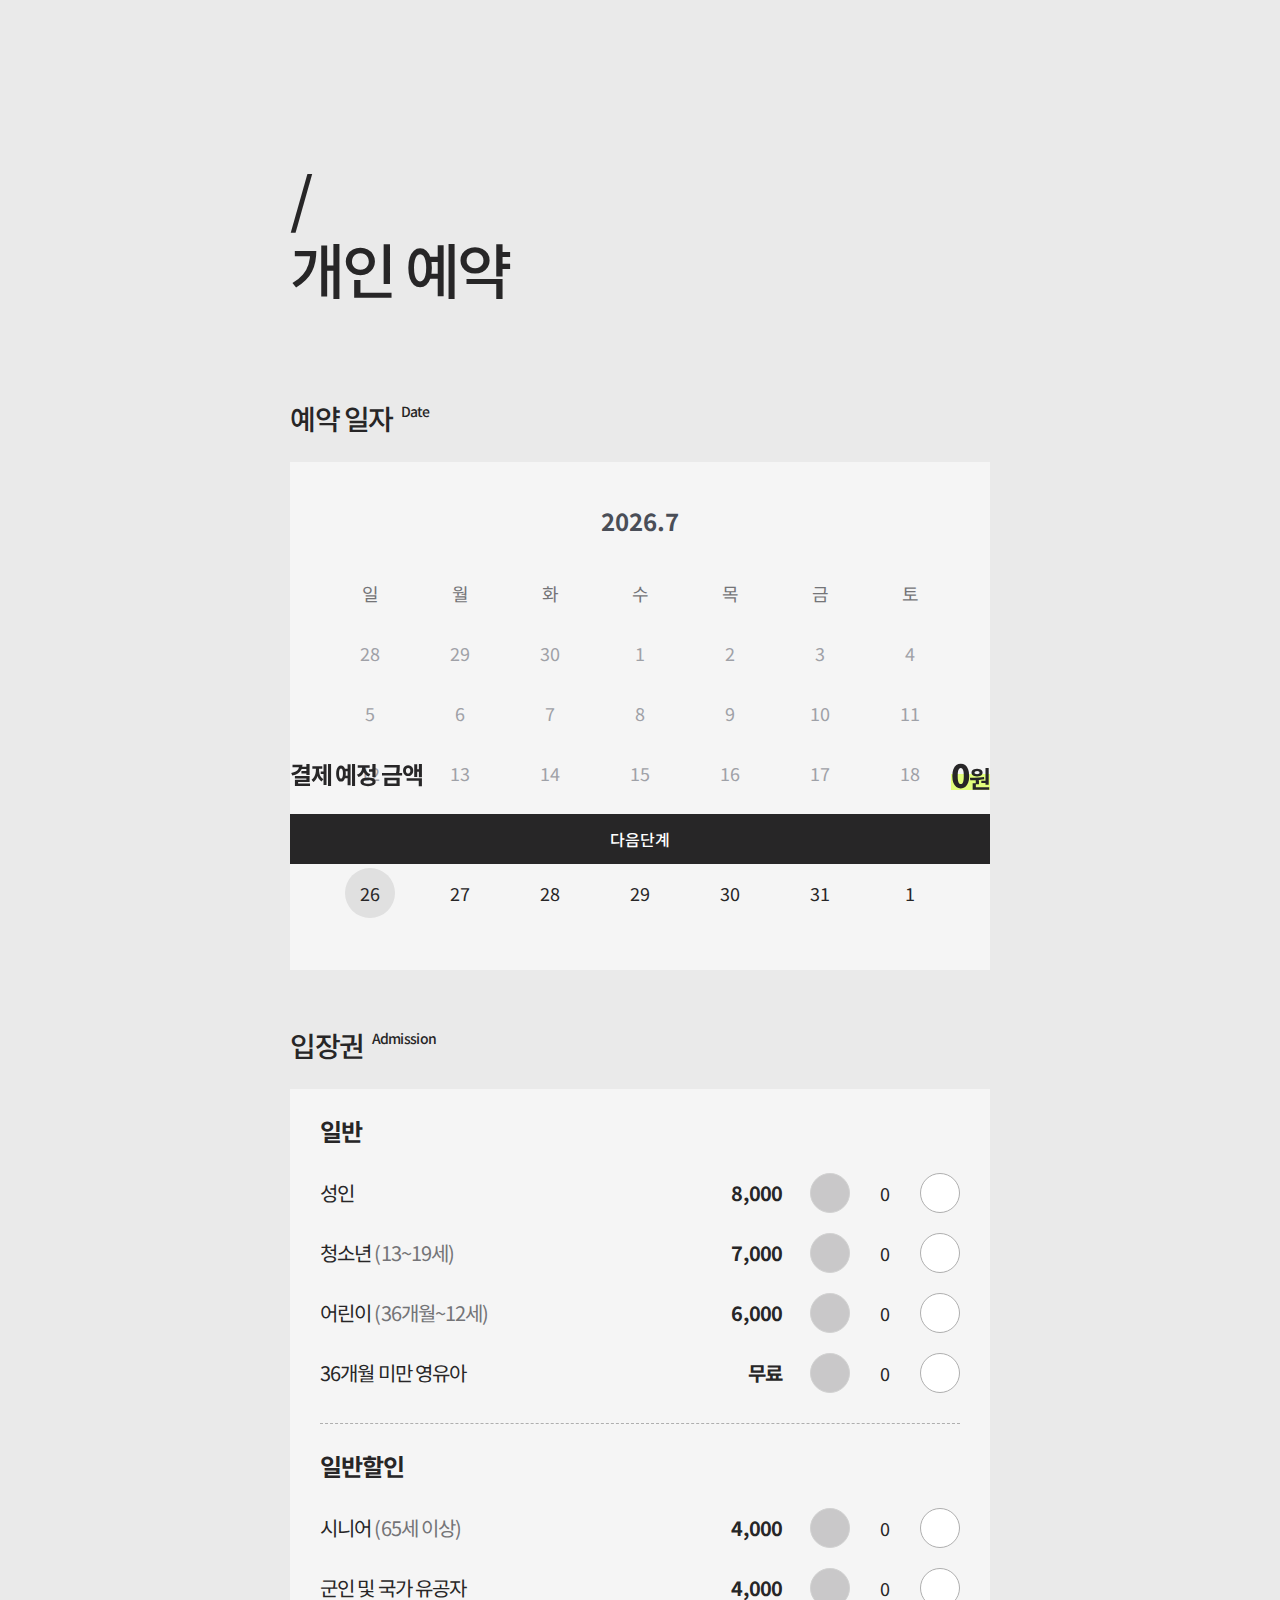
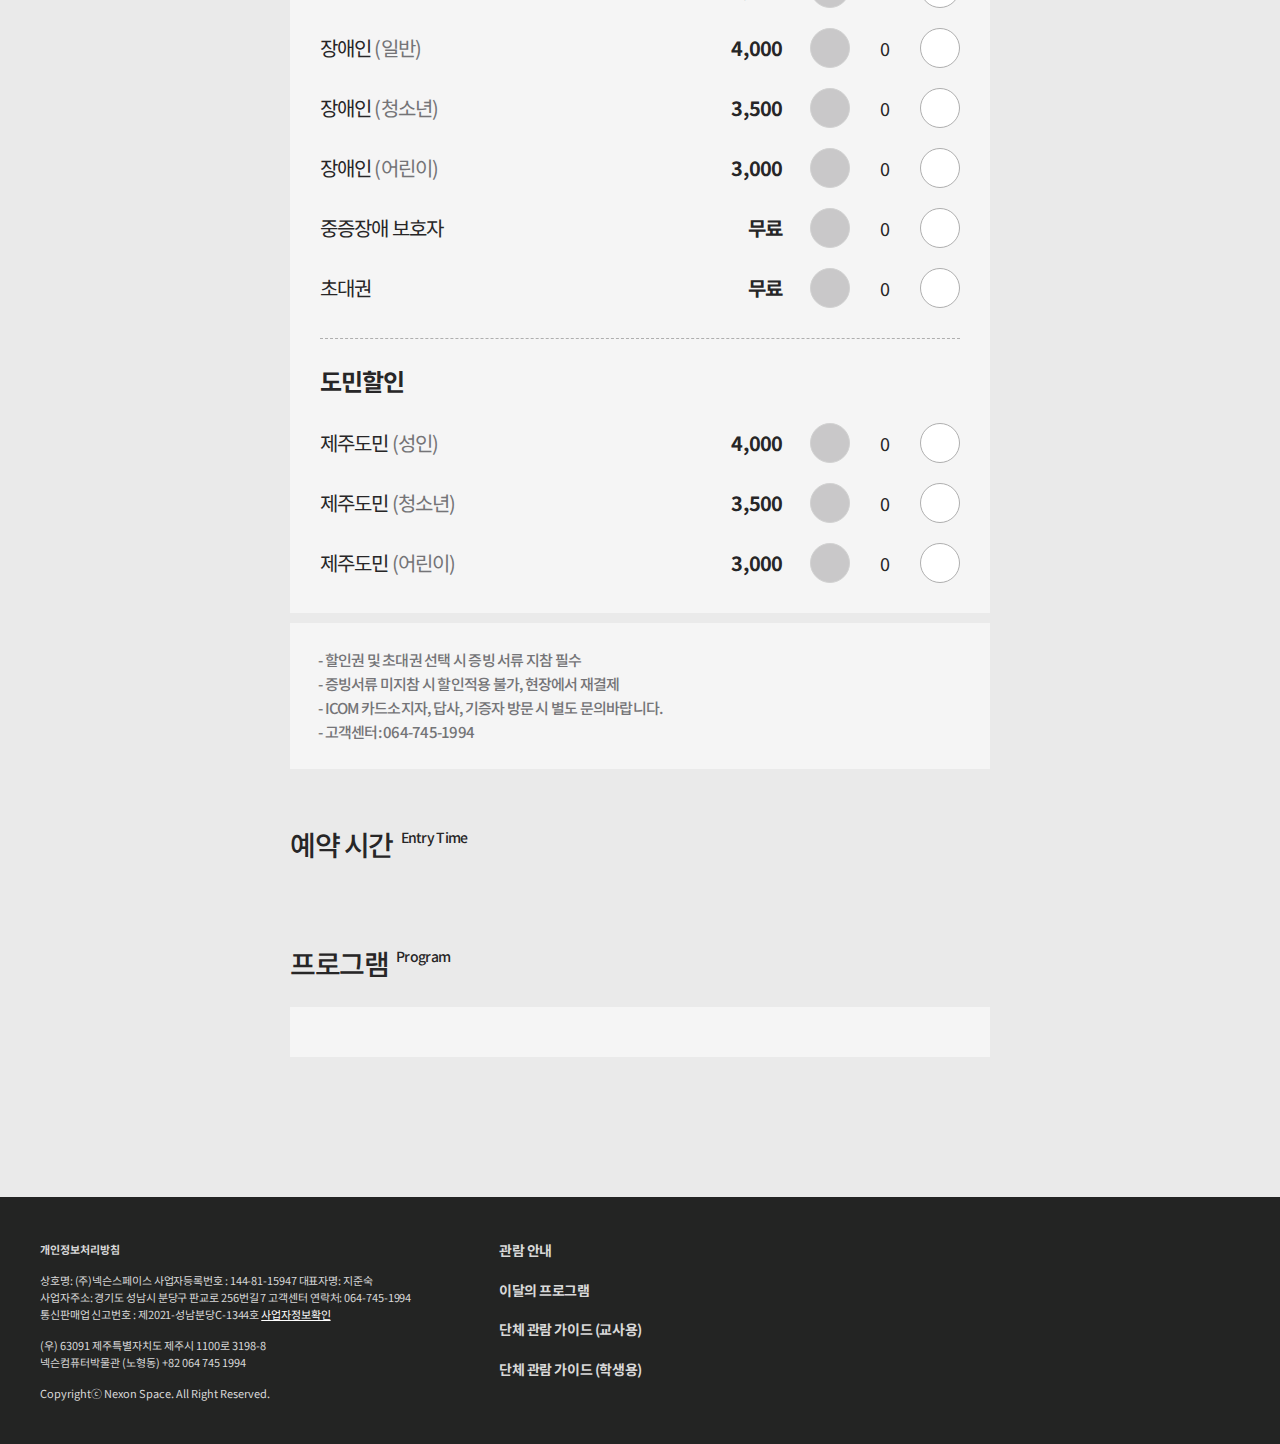
<file: computermuseum.nexon.com/reservation/personal/schedule.html>
<!DOCTYPE html><html>
<!-- Mirrored from computermuseum.nexon.com/reservation/personal/schedule by HTTrack Website Copier/3.x [XR&CO'2014], Thu, 13 Jun 2024 00:34:25 GMT -->
<!-- Added by HTTrack --><meta http-equiv="content-type" content="text/html;charset=utf-8" /><!-- /Added by HTTrack -->
<head><meta charSet="utf-8"/><title>Nexon Computer Museum</title><link rel="shortcut icon" href="../../favicon.ico"/><meta name="viewport" content="width=device-width, initial-scale=1, maximum-scale=1, minimum-scale=1, user-scalable=no, viewport-fit=cover"/><meta name="git-commit-hash" content="059d031cdade6f0e0270129a383ebb61121365ee"/><meta name="inface-web-auth" content="site.nexon.com"/><meta property="og:title" content="넥슨컴퓨터박물관"/><meta property="og:type" content="website"/><meta property="og:url" content="../../index.html"/><meta property="og:image" content="../../../ncm-static.nexon.com/static/images/layout/nexon_computer_museum.png"/><meta property="og:description" content="컴퓨터, 세상을 바꾼 아이디어"/><noscript><iframe src="https://www.googletagmanager.com/ns.html?id=GTM-NQQB9NL" height="0" width="0" style="display:none;visibility:hidden"></iframe></noscript><meta name="next-head-count" content="12"/><link rel="preconnect" href="https://fonts.googleapis.com/"/><link rel="preconnect" href="https://fonts.gstatic.com/" crossorigin="true"/><link rel="stylesheet" data-href="https://fonts.googleapis.com/css2?family=Noto+Sans+KR:wght@100;300;400;500;700;900&amp;display=swap"/><link rel="stylesheet" data-href="../../../use.typekit.net/lfx5iyj.css"/><link data-next-font="" rel="preconnect" href="../../index.html" crossorigin="anonymous"/><link rel="preload" href="../../../ncm-static.nexon.com/_next/static/css/61becbf9bbf43082.css" as="style"/><link rel="stylesheet" href="../../../ncm-static.nexon.com/_next/static/css/61becbf9bbf43082.css" data-n-g=""/><noscript data-n-css=""></noscript><script defer="" nomodule="" src="../../../ncm-static.nexon.com/_next/static/chunks/polyfills-c67a75d1b6f99dc8.js"></script><script src="../../../ncm-static.nexon.com/js/googleTagManager.js" defer="" data-nscript="beforeInteractive"></script><script src="../../../enter.nexon.com/sdk/eosbrowsersupport/eos-browser-support-df9a3ff7-1.0.3.js" defer="" data-nscript="beforeInteractive"></script><script src="../../../ncm-static.nexon.com/js/EOSBrowserSupport.js" defer="" data-nscript="beforeInteractive"></script><script src="../../../signin.nexon.com/sdk/inface.js" defer="" data-nscript="beforeInteractive"></script><script src="../../../ncm-static.nexon.com/auth_insign.js" defer="" data-nscript="beforeInteractive"></script><script src="../../../ncm-static.nexon.com/swiper.min.js" defer="" data-nscript="beforeInteractive"></script><script src="../../../ncm-static.nexon.com/js/jquery-3.6.0.min.js" defer="" data-nscript="beforeInteractive"></script><script src="../../../ncm-static.nexon.com/js/TweenMax.min.js" defer="" data-nscript="beforeInteractive"></script><script src="../../../ncm-static.nexon.com/js/swiper.min.js" defer="" data-nscript="beforeInteractive"></script><script src="../../../ncm-static.nexon.com/js/charming.min.js" defer="" data-nscript="beforeInteractive"></script><script src="../../../stdpay.inicis.com/stdjs/INIStdPay.js" defer="" data-nscript="beforeInteractive"></script><script src="../../../ncm-static.nexon.com/_next/static/chunks/webpack-77ce4f5e533b123e.js" defer=""></script><script src="../../../ncm-static.nexon.com/_next/static/chunks/framework-2e68dedaa8ccd613.js" defer=""></script><script src="../../../ncm-static.nexon.com/_next/static/chunks/main-7972001a290fdf21.js" defer=""></script><script src="../../../ncm-static.nexon.com/_next/static/chunks/pages/_app-93e920da9915f1da.js" defer=""></script><script src="../../../ncm-static.nexon.com/_next/static/chunks/pages/reservation/personal/schedule-9d341debc239e68a.js" defer=""></script><script src="../../../ncm-static.nexon.com/_next/static/JsHdFLfpDLH0SJ2IamTQB/_buildManifest.js" defer=""></script><script src="../../../ncm-static.nexon.com/_next/static/JsHdFLfpDLH0SJ2IamTQB/_ssgManifest.js" defer=""></script><link rel="stylesheet" href="https://fonts.googleapis.com/css2?family=Noto+Sans+KR:wght@100;300;400;500;700;900&amp;display=swap"/><link rel="stylesheet" href="../../../use.typekit.net/lfx5iyj.css"/></head><body><noscript><iframe src="https://www.googletagmanager.com/ns.html?id=GTM-NQQB9NL" height="0" width="0" style="display:none;visibility:hidden"></iframe></noscript><div id="__next"><article class="Layout_layout__Hn0B3 Layout_subLayout__xzbLR"><header class=""><div class="Header_reservationBannerWrapper__WLB50"><a href="schedule.html" class="Header_reservationBannerContainer__hQ9Ju"><span class="Header_reservationBanner__y8kRv"><span class="hidden">예약하기</span></span></a></div><div class="Header_headerContents__YgE16 Header_black__CsBDt Header_subPage__Bwd8B"><h1 class="Header_appTitle__c70Kx"><a id="mainLink" href="../../index.html" class="Header_mainLink__kDPwI"></a></h1><div class="Header_navigationWrapper__1a7c4"><button id="mainNavigationButton" class="Header_navigationOpenButton__T4TqW"></button></div></div></header><main class="Layout_main__TdNNX"><div class="reservation_reservationContainer__8dnOE"><h1 class="MainTitle_mainTitle__OvqYA">/<br/>개인 예약</h1><div class="reservation_subTitleContainer___KJOM"><h2 class="reservation_subTitle__pGFd5">예약 일자</h2><sup class="reservation_subTitleSuperscript__ab3vk">Date</sup></div><div class="reservation_datePickerWrapper__Rpbsv"></div><div class="reservation_lineBreak__xiQxq"></div><div class="reservation_subTitleContainer___KJOM"><h2 class="reservation_subTitle__pGFd5">입장권</h2><sup class="reservation_subTitleSuperscript__ab3vk">Admission</sup></div><div class="AdmissionSelect_container__y70o6"><div class="AdmissionSelect_categoryContainer__KVHtj"><h3 class="AdmissionSelect_categoryTitle__KnQAh">일반</h3><ul></ul></div><div class="AdmissionSelect_categoryContainer__KVHtj"><h3 class="AdmissionSelect_categoryTitle__KnQAh">일반할인</h3><ul></ul></div><div class="AdmissionSelect_categoryContainer__KVHtj"><h3 class="AdmissionSelect_categoryTitle__KnQAh">도민할인</h3><ul></ul></div></div><div class="AdmissionSelect_cautionContainer__xaoLL"><ul><li>- 할인권 및 초대권 선택 시 증빙 서류 지참 필수</li><li>- 증빙서류 미지참 시 할인적용 불가, 현장에서 재결제</li><li>- ICOM 카드소지자, 답사, 기증자 방문 시 별도 문의바랍니다.</li><li>- 고객센터: 064-745-1994</li></ul></div><div class="reservation_lineBreak__xiQxq"></div><div class="reservation_subTitleContainer___KJOM"><h2 class="reservation_subTitle__pGFd5">예약 시간</h2><sup class="reservation_subTitleSuperscript__ab3vk">Entry Time</sup></div><ul class="reservation_timeList__gBNVk"></ul><div class="reservation_lineBreak__xiQxq"></div><div class="reservation_subTitleContainer___KJOM"><h2 class="reservation_subTitle__pGFd5">프로그램</h2><sup class="reservation_subTitleSuperscript__ab3vk">Program</sup></div><div class="reservation_programSelectWrapper__Cslgp"><div class="ProgramSelect_programWrapper__Nk_P_"><div id="dropdown-container" class="ProgramSelect_programContainer__oSlRn scroll"><ul class="ProgramSelect_programList__sL7Eb"></ul></div></div></div><div class="ReservationButton_container__IHmMu"><div class="ReservationButton_buttons__CiaKt ReservationButton_priceFixedButtons__nxYc8"><div class="ReservationButton_totalPriceContainer__5MyWj" style="bottom:0px"><div>결제 예정 금액</div><div class="reservation_totalPrice__ZRGA_ reservation_highlighter__65WqK"><strong>0</strong>원</div></div><button class="reservation_footerButton__g9Sv9 reservation_nextButton__GW0fO">다음단계</button></div><div class="ReservationButton_helper__CaPbl"></div></div></div></main><footer id="footer" class="footer Footer_footer__B5Miy"><div><div class="Footer_moreInteresting__TTB_U"><ul class="Footer_moreInterestingList__NERjX"><li class="Footer_moreInterestingListItem__yFAFn"><a href="../../guide.html" class="Footer_interestingItem__eihwY Footer_pencilUnderline__IhvZy">관람 안내</a></li><li class="Footer_moreInterestingListItem__yFAFn"><a href="../../monthlyprogram.html" class="Footer_interestingItem__eihwY Footer_pencilUnderline__IhvZy">이달의 프로그램</a></li><li class="Footer_moreInterestingListItem__yFAFn"><a href="../../static/files/%eb%8b%a8%ec%b2%b4%ea%b4%80%eb%9e%8c%ea%b0%80%ec%9d%b4%eb%93%9c_%ea%b5%90%ec%82%ac%ec%9a%a9.html" download="단체관람가이드_교사용" class="Footer_interestingItem__eihwY Footer_pencilUnderline__IhvZy">단체 관람 가이드 (교사용)</a></li><li class="Footer_moreInterestingListItem__yFAFn"><a href="../../static/files/%eb%8b%a8%ec%b2%b4%ea%b4%80%eb%9e%8c%ea%b0%80%ec%9d%b4%eb%93%9c_%ed%95%99%ec%83%9d%ec%9a%a9.html" download="단체관람가이드_학생용" class="Footer_interestingItem__eihwY Footer_pencilUnderline__IhvZy">단체 관람 가이드 (학생용)</a></li></ul><ul class="Footer_moreInterestingSocialList__mfKWJ"><li class="Footer_moreInterestingSocialListItem__2_TtZ"><a target="_blank" rel="noopener noreferrer" href="https://blog.naver.com/ncm_master" class="Footer_linkSocial__mtjEg"><i class="Footer_iconSocial__dxenu Footer_iconSocialNaverBlog__styAB"></i></a></li><li class="Footer_moreInterestingSocialListItem__2_TtZ"><a target="_blank" rel="noopener noreferrer" href="https://www.facebook.com/NexonComputerMuseum" class="Footer_linkSocial__mtjEg"><i class="Footer_iconSocial__dxenu Footer_iconSocialFacebook__L_N40"></i></a></li><li class="Footer_moreInterestingSocialListItem__2_TtZ"><a target="_blank" rel="noopener noreferrer" href="https://twitter.com/NCM_Master" class="Footer_linkSocial__mtjEg"><i class="Footer_iconSocial__dxenu Footer_iconSocialTwitter__NJIfH"></i></a></li><li class="Footer_moreInterestingSocialListItem__2_TtZ"><a target="_blank" rel="noopener noreferrer" href="https://www.instagram.com/nexoncomputermuseum/" class="Footer_linkSocial__mtjEg"><i class="Footer_iconSocial__dxenu Footer_iconSocialInstagram__u2oNm"></i></a></li><li class="Footer_moreInterestingSocialListItem__2_TtZ"><a target="_blank" rel="noopener noreferrer" href="https://www.youtube.com/channel/UCIHQ1jIq_RyWSIceb_e9VFw" class="Footer_linkSocial__mtjEg"><i class="Footer_iconSocial__dxenu Footer_iconSocialYouTube__2gqFZ"></i></a></li><li class="Footer_moreInterestingSocialListItem__2_TtZ"><a target="_blank" rel="noopener noreferrer" href="https://pf.kakao.com/_xakQGs" class="Footer_linkSocial__mtjEg"><i class="Footer_iconSocial__dxenu Footer_iconSocialKakaotalk__v3m7E"></i></a></li></ul></div></div><div class="Footer_footerInformation__oYuQJ"><ul class="Footer_privacyPolicy__i1610 Footer_paragraph__0qgC0"><li><a class="Footer_privacyPolicyFont__WjD7u Footer_linkUnderline__NJV4G" href="../../policy/privacy.html">개인정보처리방침</a></li></ul><ul class="Footer_business__CC2mv Footer_paragraph__0qgC0"><li>상호명: (주)넥슨스페이스 사업자등록번호 : 144-81-15947 대표자명: 지준숙</li><li>사업자주소: 경기도 성남시 분당구 판교로 256번길 7 고객센터 연락처: 064-745-1994</li><li>통신판매업 신고번호 : 제2021-성남분당C-1344호<!-- --> <a class="Footer_businessLink__HvePy">사업자정보확인</a></li></ul><address class="Footer_address__k_OB0 Footer_paragraph__0qgC0">(우) 63091 제주특별자치도 제주시 1100로 3198-8<br/>넥슨컴퓨터박물관 (노형동) +82 064 745 1994</address><small class="Footer_copyright__f0Wja Footer_paragraph__0qgC0">Copyrightⓒ Nexon Space. All Right Reserved.</small></div></footer></article><div class="LandscapeBlocker_wrapper__8Gkwd"><div class="LandscapeBlocker_container__Krxhs"><i class="LandscapeBlocker_iconLandscapeBlocker__G_wKA"></i><div class="LandscapeBlocker_notice__SvV9s"><p>가로모드를 지원하지 않습니다.</p><p><span class="LandscapeBlocker_highlightText___fb8G">세로모드</span>를 사용해주세요.</p></div></div></div></div><script id="__NEXT_DATA__" type="application/json">{"props":{"pageProps":{"ticketsData":[{"code":1,"name":"성인","price":8000},{"code":2,"name":"청소년(13~19세)","price":7000},{"code":3,"name":"어린이(36개월~12세)","price":6000},{"code":4,"name":"36개월 미만 영유아","price":0},{"code":5,"name":"시니어(65세 이상)","price":4000},{"code":6,"name":"군인 및 국가 유공자","price":4000},{"code":7,"name":"장애인(일반)","price":4000},{"code":8,"name":"장애인(청소년)","price":3500},{"code":9,"name":"장애인(어린이)","price":3000},{"code":10,"name":"중증장애 보호자","price":0},{"code":11,"name":"제주도민(성인)","price":4000},{"code":12,"name":"제주도민(청소년)","price":3500},{"code":13,"name":"제주도민(어린이)","price":3000},{"code":14,"name":"초대권","price":0}],"limitSeatData":{"id":1,"personalMaxSeat":19,"groupMinSeat":10},"holidaysData":[{"holidayDate":"2021-12-06","holidayName":"정기휴일"},{"holidayDate":"2021-12-13","holidayName":"정기휴일"},{"holidayDate":"2021-12-20","holidayName":"정기휴일"},{"holidayDate":"2021-12-27","holidayName":"정기휴일"},{"holidayDate":"2022-01-03","holidayName":"정기휴일"},{"holidayDate":"2022-01-10","holidayName":"정기휴일"},{"holidayDate":"2022-01-17","holidayName":"정기휴일"},{"holidayDate":"2022-01-24","holidayName":"정기휴일"},{"holidayDate":"2022-01-31","holidayName":"정기휴일"},{"holidayDate":"2022-02-01","holidayName":"설 당일 휴관 "},{"holidayDate":"2022-02-07","holidayName":"정기휴일"},{"holidayDate":"2022-02-14","holidayName":"정기휴일"},{"holidayDate":"2022-02-21","holidayName":"정기휴일"},{"holidayDate":"2022-02-28","holidayName":"정기휴일"},{"holidayDate":"2022-03-01","holidayName":"박물관 유지보수 휴관"},{"holidayDate":"2022-03-02","holidayName":"박물관 유지보수 휴관"},{"holidayDate":"2022-03-03","holidayName":"박물관 유지보수 휴관"},{"holidayDate":"2022-03-04","holidayName":"박물관 유지보수 휴관"},{"holidayDate":"2022-03-05","holidayName":"박물관 유지보수 휴관"},{"holidayDate":"2022-03-06","holidayName":"박물관 유지보수 휴관"},{"holidayDate":"2022-03-07","holidayName":"정기휴일"},{"holidayDate":"2022-03-08","holidayName":"박물관 유지보수 휴관"},{"holidayDate":"2022-03-09","holidayName":"박물관 유지보수 휴관"},{"holidayDate":"2022-03-10","holidayName":"박물관 유지보수 휴관"},{"holidayDate":"2022-03-11","holidayName":"박물관 유지보수 휴관"},{"holidayDate":"2022-03-12","holidayName":"박물관 유지보수 휴관"},{"holidayDate":"2022-03-13","holidayName":"박물관 유지보수 휴관"},{"holidayDate":"2022-03-14","holidayName":"정기휴일"},{"holidayDate":"2022-03-15","holidayName":"박물관 유지보수 휴관"},{"holidayDate":"2022-03-16","holidayName":"박물관 유지보수 휴관"},{"holidayDate":"2022-03-17","holidayName":"박물관 유지보수 휴관"},{"holidayDate":"2022-03-18","holidayName":"박물관 유지보수 휴관"},{"holidayDate":"2022-03-19","holidayName":"박물관 유지보수 휴관"},{"holidayDate":"2022-03-20","holidayName":"박물관 유지보수 휴관"},{"holidayDate":"2022-03-21","holidayName":"정기휴일"},{"holidayDate":"2022-03-22","holidayName":"박물관 유지보수 휴관"},{"holidayDate":"2022-03-23","holidayName":"박물관 유지보수 휴관"},{"holidayDate":"2022-03-24","holidayName":"박물관 유지보수 휴관"},{"holidayDate":"2022-03-25","holidayName":"박물관 유지보수 휴관"},{"holidayDate":"2022-03-26","holidayName":"박물관 유지보수 휴관"},{"holidayDate":"2022-03-27","holidayName":"박물관 유지보수 휴관"},{"holidayDate":"2022-03-28","holidayName":"정기휴일"},{"holidayDate":"2022-03-29","holidayName":"박물관 유지보수 휴관"},{"holidayDate":"2022-03-30","holidayName":"박물관 유지보수 휴관"},{"holidayDate":"2022-03-31","holidayName":"박물관 유지보수 휴관"},{"holidayDate":"2022-04-04","holidayName":"정기휴일"},{"holidayDate":"2022-04-11","holidayName":"정기휴일"},{"holidayDate":"2022-04-18","holidayName":"정기휴일"},{"holidayDate":"2022-04-25","holidayName":"정기휴일"},{"holidayDate":"2022-05-02","holidayName":"정기휴일"},{"holidayDate":"2022-05-09","holidayName":"정기휴일"},{"holidayDate":"2022-05-16","holidayName":"정기휴일"},{"holidayDate":"2022-05-23","holidayName":"정기휴일"},{"holidayDate":"2022-05-30","holidayName":"정기휴일"},{"holidayDate":"2022-06-06","holidayName":"정기휴일"},{"holidayDate":"2022-06-13","holidayName":"정기휴일"},{"holidayDate":"2022-06-20","holidayName":"정기휴일"},{"holidayDate":"2022-06-27","holidayName":"정기휴일"},{"holidayDate":"2022-07-04","holidayName":"정기휴일"},{"holidayDate":"2022-07-11","holidayName":"정기휴일"},{"holidayDate":"2022-07-18","holidayName":"정기휴일"},{"holidayDate":"2022-07-25","holidayName":"정기휴일"},{"holidayDate":"2022-08-01","holidayName":"정기휴일"},{"holidayDate":"2022-08-08","holidayName":"정기휴일"},{"holidayDate":"2022-08-15","holidayName":"정기휴일"},{"holidayDate":"2022-08-22","holidayName":"정기휴일"},{"holidayDate":"2022-08-29","holidayName":"정기휴일"},{"holidayDate":"2022-09-05","holidayName":"정기휴일"},{"holidayDate":"2022-09-10","holidayName":"추석 당일 휴관"},{"holidayDate":"2022-09-12","holidayName":"정기휴일"},{"holidayDate":"2022-09-19","holidayName":"정기휴일"},{"holidayDate":"2022-09-26","holidayName":"정기휴일"},{"holidayDate":"2022-10-03","holidayName":"정기휴일"},{"holidayDate":"2022-10-10","holidayName":"정기휴일"},{"holidayDate":"2022-10-17","holidayName":"정기휴일"},{"holidayDate":"2022-10-24","holidayName":"정기휴일"},{"holidayDate":"2022-10-31","holidayName":"정기휴일"},{"holidayDate":"2022-11-07","holidayName":"정기휴일"},{"holidayDate":"2022-11-14","holidayName":"정기휴일"},{"holidayDate":"2022-11-21","holidayName":"정기휴일"},{"holidayDate":"2022-11-28","holidayName":"정기휴일"},{"holidayDate":"2022-12-05","holidayName":"정기휴일"},{"holidayDate":"2022-12-12","holidayName":"정기휴일"},{"holidayDate":"2022-12-19","holidayName":"정기휴일"},{"holidayDate":"2022-12-26","holidayName":"정기휴일"},{"holidayDate":"2023-01-02","holidayName":"정기휴일"},{"holidayDate":"2023-01-09","holidayName":"정기휴일"},{"holidayDate":"2023-01-16","holidayName":"정기휴일"},{"holidayDate":"2023-01-22","holidayName":"설 당일 휴관 "},{"holidayDate":"2023-01-23","holidayName":"정기휴일"},{"holidayDate":"2023-01-30","holidayName":"정기휴일"},{"holidayDate":"2023-02-06","holidayName":"정기휴일"},{"holidayDate":"2023-02-13","holidayName":"정기휴일"},{"holidayDate":"2023-02-20","holidayName":"정기휴일"},{"holidayDate":"2023-02-27","holidayName":"정기휴일"},{"holidayDate":"2023-03-01","holidayName":"휴관"},{"holidayDate":"2023-03-02","holidayName":"휴관"},{"holidayDate":"2023-03-03","holidayName":"휴관"},{"holidayDate":"2023-03-04","holidayName":"휴관"},{"holidayDate":"2023-03-05","holidayName":"휴관"},{"holidayDate":"2023-03-06","holidayName":"정기휴일"},{"holidayDate":"2023-03-07","holidayName":"휴관"},{"holidayDate":"2023-03-08","holidayName":"휴관"},{"holidayDate":"2023-03-09","holidayName":"휴관"},{"holidayDate":"2023-03-10","holidayName":"휴관"},{"holidayDate":"2023-03-11","holidayName":"휴관"},{"holidayDate":"2023-03-12","holidayName":"휴관"},{"holidayDate":"2023-03-13","holidayName":"정기휴일"},{"holidayDate":"2023-03-14","holidayName":"휴관"},{"holidayDate":"2023-03-15","holidayName":"휴관"},{"holidayDate":"2023-03-16","holidayName":"휴관"},{"holidayDate":"2023-03-17","holidayName":"휴관"},{"holidayDate":"2023-03-18","holidayName":"휴관"},{"holidayDate":"2023-03-19","holidayName":"휴관"},{"holidayDate":"2023-03-20","holidayName":"정기휴일"},{"holidayDate":"2023-03-21","holidayName":"휴관"},{"holidayDate":"2023-03-22","holidayName":"휴관"},{"holidayDate":"2023-03-23","holidayName":"휴관"},{"holidayDate":"2023-03-24","holidayName":"휴관"},{"holidayDate":"2023-03-25","holidayName":"휴관"},{"holidayDate":"2023-03-26","holidayName":"휴관"},{"holidayDate":"2023-03-27","holidayName":"정기휴일"},{"holidayDate":"2023-03-28","holidayName":"휴관"},{"holidayDate":"2023-03-29","holidayName":"휴관"},{"holidayDate":"2023-03-30","holidayName":"휴관"},{"holidayDate":"2023-03-31","holidayName":"휴관"},{"holidayDate":"2023-04-03","holidayName":"정기휴일"},{"holidayDate":"2023-04-10","holidayName":"정기휴일"},{"holidayDate":"2023-04-17","holidayName":"정기휴일"},{"holidayDate":"2023-04-24","holidayName":"정기휴일"},{"holidayDate":"2023-05-01","holidayName":"정기휴일"},{"holidayDate":"2023-05-08","holidayName":"정기휴일"},{"holidayDate":"2023-05-15","holidayName":"정기휴일"},{"holidayDate":"2023-05-22","holidayName":"정기휴일"},{"holidayDate":"2023-05-29","holidayName":"정기휴일"},{"holidayDate":"2023-06-05","holidayName":"정기휴일"},{"holidayDate":"2023-06-12","holidayName":"정기휴일"},{"holidayDate":"2023-06-19","holidayName":"정기휴일"},{"holidayDate":"2023-06-26","holidayName":"정기휴일"},{"holidayDate":"2023-07-03","holidayName":"정기휴일"},{"holidayDate":"2023-07-10","holidayName":"정기휴일"},{"holidayDate":"2023-07-17","holidayName":"정기휴일"},{"holidayDate":"2023-07-24","holidayName":"정기휴일"},{"holidayDate":"2023-07-31","holidayName":"정기휴일"},{"holidayDate":"2023-08-07","holidayName":"정기휴일"},{"holidayDate":"2023-08-14","holidayName":"정기휴일"},{"holidayDate":"2023-08-21","holidayName":"정기휴일"},{"holidayDate":"2023-08-28","holidayName":"정기휴일"},{"holidayDate":"2023-09-04","holidayName":"정기휴일"},{"holidayDate":"2023-09-11","holidayName":"정기휴일"},{"holidayDate":"2023-09-18","holidayName":"정기휴일"},{"holidayDate":"2023-09-25","holidayName":"정기휴일"},{"holidayDate":"2023-09-29","holidayName":"추석당일"},{"holidayDate":"2023-10-02","holidayName":"정기휴일"},{"holidayDate":"2023-10-09","holidayName":"정기휴일"},{"holidayDate":"2023-10-16","holidayName":"정기휴일"},{"holidayDate":"2023-10-23","holidayName":"정기휴일"},{"holidayDate":"2023-10-30","holidayName":"정기휴일"},{"holidayDate":"2023-11-06","holidayName":"정기휴일"},{"holidayDate":"2023-11-13","holidayName":"정기휴일"},{"holidayDate":"2023-11-20","holidayName":"정기휴일"},{"holidayDate":"2023-11-27","holidayName":"정기휴일"},{"holidayDate":"2023-12-04","holidayName":"정기휴일"},{"holidayDate":"2023-12-11","holidayName":"정기휴일"},{"holidayDate":"2023-12-18","holidayName":"정기휴일"},{"holidayDate":"2023-12-25","holidayName":"정기휴일"},{"holidayDate":"2024-01-01","holidayName":"정기휴일"},{"holidayDate":"2024-01-08","holidayName":"정기휴일"},{"holidayDate":"2024-01-15","holidayName":"정기휴일"},{"holidayDate":"2024-01-22","holidayName":"정기휴일"},{"holidayDate":"2024-01-29","holidayName":"정기휴일"},{"holidayDate":"2024-02-05","holidayName":"정기휴일"},{"holidayDate":"2024-02-10","holidayName":"설날 당일"},{"holidayDate":"2024-02-12","holidayName":"정기휴일"},{"holidayDate":"2024-02-19","holidayName":"정기휴일"},{"holidayDate":"2024-02-26","holidayName":"정기휴일"},{"holidayDate":"2024-03-04","holidayName":"정기휴일"},{"holidayDate":"2024-03-11","holidayName":"정기휴일"},{"holidayDate":"2024-03-18","holidayName":"정기휴일"},{"holidayDate":"2024-03-25","holidayName":"정기휴일"},{"holidayDate":"2024-04-01","holidayName":"휴관"},{"holidayDate":"2024-04-08","holidayName":"휴관"},{"holidayDate":"2024-04-15","holidayName":"휴관"},{"holidayDate":"2024-04-22","holidayName":"휴관"},{"holidayDate":"2024-04-29","holidayName":"휴관"},{"holidayDate":"2024-05-06","holidayName":"휴관"},{"holidayDate":"2024-05-13","holidayName":"휴관"},{"holidayDate":"2024-05-20","holidayName":"휴관"},{"holidayDate":"2024-05-27","holidayName":"휴관"},{"holidayDate":"2024-06-03","holidayName":"휴관"},{"holidayDate":"2024-06-10","holidayName":"휴관"},{"holidayDate":"2024-06-17","holidayName":"휴관"},{"holidayDate":"2024-06-24","holidayName":"휴관"},{"holidayDate":"2024-07-01","holidayName":"휴관"},{"holidayDate":"2024-07-08","holidayName":"휴관"},{"holidayDate":"2024-07-15","holidayName":"휴관"},{"holidayDate":"2024-07-22","holidayName":"휴관"},{"holidayDate":"2024-07-29","holidayName":"휴관"},{"holidayDate":"2024-08-05","holidayName":"휴관"},{"holidayDate":"2024-08-12","holidayName":"휴관"},{"holidayDate":"2024-08-19","holidayName":"휴관"},{"holidayDate":"2024-08-26","holidayName":"휴관"},{"holidayDate":"2024-09-02","holidayName":"휴관"},{"holidayDate":"2024-09-09","holidayName":"휴관"},{"holidayDate":"2024-09-16","holidayName":"휴관"},{"holidayDate":"2024-09-17","holidayName":"휴관"},{"holidayDate":"2024-09-23","holidayName":"휴관"},{"holidayDate":"2024-09-30","holidayName":"휴관"},{"holidayDate":"2024-10-07","holidayName":"휴관"},{"holidayDate":"2024-10-14","holidayName":"휴관"},{"holidayDate":"2024-10-21","holidayName":"휴관"},{"holidayDate":"2024-10-28","holidayName":"휴관"},{"holidayDate":"2024-11-04","holidayName":"휴관"},{"holidayDate":"2024-11-11","holidayName":"휴관"},{"holidayDate":"2024-11-18","holidayName":"휴관"},{"holidayDate":"2024-11-25","holidayName":"휴관"},{"holidayDate":"2024-12-02","holidayName":"휴관"},{"holidayDate":"2024-12-09","holidayName":"휴관"},{"holidayDate":"2024-12-16","holidayName":"휴관"},{"holidayDate":"2024-12-23","holidayName":"휴관"},{"holidayDate":"2024-12-30","holidayName":"휴관"}],"auth":{"isLoggedIn":false,"isNotLoggedIn":true,"data":null},"_sentryTraceData":"40db5d09d0ce404bac719cee4e452435-a982f3e248362566-0","_sentryBaggage":"sentry-environment=production,sentry-release=JsHdFLfpDLH0SJ2IamTQB,sentry-public_key=70cc2181397046ae94c4f1bbca4bbc97,sentry-trace_id=40db5d09d0ce404bac719cee4e452435,sentry-sample_rate=0.25,sentry-transaction=%2Freservation%2Fpersonal%2Fschedule,sentry-sampled=false"}},"page":"/reservation/personal/schedule","query":{},"buildId":"JsHdFLfpDLH0SJ2IamTQB","assetPrefix":"https://ncm-static.nexon.com","runtimeConfig":{"appEnv":"production","isProduction":true,"apiEnvironment":"server","apiServer":"https://ncm-api.nexon.com","baseURL":"https://computermuseum.nexon.com","assetPrefix":"https://ncm-static.nexon.com","fileAssetPrefix":"https://ncm-file.nexon.com","inicisPCBaseURL":"https://stdpay.inicis.com","inicisMobileBaseURL":"https://mobile.inicis.com","appGitCommitHash":"059d031cdade6f0e0270129a383ebb61121365ee"},"isFallback":false,"isExperimentalCompile":false,"gip":true,"scriptLoader":[]}</script></body>
<!-- Mirrored from computermuseum.nexon.com/reservation/personal/schedule by HTTrack Website Copier/3.x [XR&CO'2014], Thu, 13 Jun 2024 00:34:25 GMT -->
</html>
</file>
<file: use.typekit.net/lfx5iyj.css>
/*
 * The Typekit service used to deliver this font or fonts for use on websites
 * is provided by Adobe and is subject to these Terms of Use
 * http://www.adobe.com/products/eulas/tou_typekit. For font license
 * information, see the list below.
 *
 * kepler-std-display:
 *   - http://typekit.com/eulas/000000000000000000013024
 *   - http://typekit.com/eulas/00000000000000000001302b
 *
 * © 2009-2024 Adobe Systems Incorporated. All Rights Reserved.
 */
/*{"last_published":"2021-10-25 05:49:44 UTC"}*/

@import url("../p.typekit.net/pb447.css?s=1&amp;k=lfx5iyj&amp;ht=tk&amp;f=18182.18189&amp;a=41372917&amp;app=typekit&amp;e=css");

@font-face {
font-family:"kepler-std-display";
src:url("af/176972/000000000000000000013024/27/l652f?primer=7cdcb44be4a7db8877ffa5c0007b8dd865b3bbc383831fe2ea177f62257a9191&amp;fvd=n7&amp;v=3") format("woff2"),url("af/176972/000000000000000000013024/27/d652f?primer=7cdcb44be4a7db8877ffa5c0007b8dd865b3bbc383831fe2ea177f62257a9191&amp;fvd=n7&amp;v=3") format("woff"),url("af/176972/000000000000000000013024/27/a652f?primer=7cdcb44be4a7db8877ffa5c0007b8dd865b3bbc383831fe2ea177f62257a9191&amp;fvd=n7&amp;v=3") format("opentype");
font-display:auto;font-style:normal;font-weight:700;font-stretch:normal;
}

@font-face {
font-family:"kepler-std-display";
src:url("af/74a78f/00000000000000000001302b/27/le196?primer=7cdcb44be4a7db8877ffa5c0007b8dd865b3bbc383831fe2ea177f62257a9191&amp;fvd=n4&amp;v=3") format("woff2"),url("af/74a78f/00000000000000000001302b/27/de196?primer=7cdcb44be4a7db8877ffa5c0007b8dd865b3bbc383831fe2ea177f62257a9191&amp;fvd=n4&amp;v=3") format("woff"),url("af/74a78f/00000000000000000001302b/27/ae196?primer=7cdcb44be4a7db8877ffa5c0007b8dd865b3bbc383831fe2ea177f62257a9191&amp;fvd=n4&amp;v=3") format("opentype");
font-display:auto;font-style:normal;font-weight:400;font-stretch:normal;
}

.tk-kepler-std-display { font-family: "kepler-std-display",serif; }
</file>
<file: ncm-static.nexon.com/_next/static/css/61becbf9bbf43082.css>
@charset "UTF-8";@keyframes Intro_moveLeft__nIOpv{to{left:20px}}@keyframes Intro_moveRight__uR7TN{to{left:-20px}}@keyframes Intro_moveDown__cbpQh{0%{bottom:0}to{bottom:-20px}}@keyframes Intro_gradientToRight__h9Gu7{0%{background-position:100%}to{background-position:0}}@keyframes Intro_blink__HTOKC{50%{opacity:0}}@keyframes Intro_blinkButtonSide__9xU_h{50%{border-width:0}}.Intro_container__p06Gh{position:relative;display:flex;flex-direction:column;justify-content:center;box-sizing:border-box;padding-top:52px}@media(min-width:1000px)and (max-width:1439px){.Intro_container__p06Gh{width:100vw;height:100vh;min-height:510px;background-image:url(https://ncm-static.nexon.com/_next/static/media/intro-background-web.a051d03c.svg);background-size:cover}}@media(min-width:1440px){.Intro_container__p06Gh{width:100vw;height:100vh;min-height:510px;background-image:url(https://ncm-static.nexon.com/_next/static/media/intro-background-web.a051d03c.svg);background-size:cover}}@media(max-width:599px){.Intro_container__p06Gh:before{position:fixed;z-index:-10;top:0;right:0;bottom:-20vh;left:0;display:block;content:"";transform:translateZ(0);background-image:url(https://ncm-static.nexon.com/_next/static/media/intro-background-mobile.3c58e776.svg);background-size:cover}}@media(min-width:600px)and (max-width:999px){.Intro_container__p06Gh:before{position:fixed;z-index:-10;top:0;right:0;bottom:-20vh;left:0;display:block;content:"";transform:translateZ(0);background-image:url(https://ncm-static.nexon.com/_next/static/media/intro-background-mobile.3c58e776.svg);background-size:cover}}.Intro_titleContainer__K1gTz{display:flex;align-items:center;flex-direction:column}@media(min-width:1000px)and (max-width:1439px){.Intro_titleContainer__K1gTz{position:absolute;top:4.1vw;left:50%;padding-top:52px;transform:translate(-50%)}}@media(min-width:1440px){.Intro_titleContainer__K1gTz{position:absolute;top:4.1vw;left:50%;padding-top:52px;transform:translate(-50%)}}.Intro_title__aDkga{text-indent:-9999px;background-image:url(https://ncm-static.nexon.com/_next/static/media/intro-title.04d73556.svg);background-repeat:no-repeat;background-size:contain}@media(max-width:599px){.Intro_title__aDkga{width:91.1vw;height:20.6vw;margin-top:min(21.6vw,130px)}}@media(min-width:600px)and (max-width:999px){.Intro_title__aDkga{width:546.7px;height:123.3px;margin-top:130px}}@media(min-width:1000px)and (max-width:1439px){.Intro_title__aDkga{width:17.7vw;height:4vw}}@media(min-width:1440px){.Intro_title__aDkga{width:17.7vw;height:4vw}}.Intro_subTitle__7qGbn{font-family:neodgm,sans-serif;display:flex;align-items:center;flex-direction:column;color:#2dffe5}@media(max-width:599px){.Intro_subTitle__7qGbn{font-size:4.7vw;padding:4.05vw 0 15.6vw}}@media(min-width:600px)and (max-width:999px){.Intro_subTitle__7qGbn{font-size:36px;padding:31px 0 121.7px}}@media(min-width:1000px)and (max-width:1439px){.Intro_subTitle__7qGbn{font-size:1.2vw;padding-top:.7vw}}@media(min-width:1440px){.Intro_subTitle__7qGbn{font-size:1.2vw;padding-top:.7vw}}@media(max-width:599px){.Intro_subTitle__7qGbn:after{position:relative;display:inline-block;content:"";animation:Intro_moveDown__cbpQh 1s ease infinite;background:url(https://ncm-static.nexon.com/_next/static/media/intro-arrow-down.92daf068.svg) 50%/cover no-repeat}}@media(min-width:600px)and (max-width:999px){.Intro_subTitle__7qGbn:after{position:relative;display:inline-block;content:"";animation:Intro_moveDown__cbpQh 1s ease infinite;background:url(https://ncm-static.nexon.com/_next/static/media/intro-arrow-down.92daf068.svg) 50%/cover no-repeat}}@media(max-width:599px){.Intro_subTitle__7qGbn:after{width:3.06vw;height:5.56vw;margin-top:4.3vw}}@media(min-width:600px)and (max-width:999px){.Intro_subTitle__7qGbn:after{width:23px;height:43px;margin-top:33.5px}}@media(max-width:599px){.Intro_scrollArea___a9Hz{display:flex;align-items:center;justify-content:center;background-image:url(https://ncm-static.nexon.com/_next/static/media/intro-routes-mobile.9397a2d8.svg);background-repeat:no-repeat;background-size:cover}}@media(min-width:600px)and (max-width:999px){.Intro_scrollArea___a9Hz{display:flex;align-items:center;justify-content:center;background-image:url(https://ncm-static.nexon.com/_next/static/media/intro-routes-mobile.9397a2d8.svg);background-repeat:no-repeat;background-size:cover}}@media(max-width:599px){.Intro_scrollArea___a9Hz{background-position:-31vw}}@media(min-width:600px)and (max-width:999px){.Intro_scrollArea___a9Hz{background-position:calc(50% - 120px)}}@media(min-width:1000px)and (max-width:1439px){.Intro_scrollArea___a9Hz{overflow-x:auto;margin-top:-10vw;padding:10vw 0}.Intro_scrollArea___a9Hz::-webkit-scrollbar{display:none}}@media(min-width:1440px){.Intro_scrollArea___a9Hz{overflow-x:auto;margin-top:-10vw;padding:10vw 0}.Intro_scrollArea___a9Hz::-webkit-scrollbar{display:none}}.Intro_routesContainer__zjC8D{position:relative}@media(max-width:599px){.Intro_routesContainer__zjC8D{width:100vw;height:414vw}}@media(min-width:600px)and (max-width:999px){.Intro_routesContainer__zjC8D{width:780px;height:3229px}}@media(min-width:1000px)and (max-width:1439px){.Intro_routesContainer__zjC8D{overflow:visible;width:200vw;min-width:2000px;background-image:url(https://ncm-static.nexon.com/_next/static/media/intro-routes-web.2739820f.svg);background-repeat:no-repeat;background-size:cover;aspect-ratio:9.3}}@media(min-width:1440px){.Intro_routesContainer__zjC8D{overflow:visible;width:200vw;min-width:2000px;background-image:url(https://ncm-static.nexon.com/_next/static/media/intro-routes-web.2739820f.svg);background-repeat:no-repeat;background-size:cover;aspect-ratio:9.3}}.Intro_typeTitle__t_3hJ{font-family:neodgm,sans-serif;text-align:center;text-transform:capitalize;color:#f5f5f5;border:1px solid transparent;border-image-source:url(https://ncm-static.nexon.com/_next/static/media/intro-type-title.18c3a88b.svg);border-image-slice:30 fill;border-image-width:30px;border-image-repeat:stretch}@media(max-width:599px){.Intro_typeTitle__t_3hJ{font-size:4.1vw;padding:1.4vw 2.5vw}}@media(min-width:600px)and (max-width:999px){.Intro_typeTitle__t_3hJ{font-size:32px;padding:11px 19.5px}}@media(min-width:1000px)and (max-width:1439px){.Intro_typeTitle__t_3hJ{font-size:1.2vw;line-height:2.3vw;height:2.2vw;padding:0 .73vw}}@media(min-width:1440px){.Intro_typeTitle__t_3hJ{font-size:1.2vw;line-height:2.3vw;height:2.2vw;padding:0 .73vw}}.Intro_typeTitle__t_3hJ.Intro_selected__q1QS_{color:#e2fe7c;border-image-source:url(https://ncm-static.nexon.com/_next/static/media/intro-type-selected-title.0e74eda0.svg)}.Intro_stickerKoreanName__iUlt3{display:inline-block;transform:translateY(-4%)}@media(max-width:599px){.Intro_stickerKoreanName__iUlt3{font-size:3.8462vw}}@media(min-width:600px)and (max-width:999px){.Intro_stickerKoreanName__iUlt3{font-size:30px}}@media(min-width:1000px)and (max-width:1439px){.Intro_stickerKoreanName__iUlt3{font-size:1vw}}@media(min-width:1440px){.Intro_stickerKoreanName__iUlt3{font-size:1vw}}.Intro_typeDescription__ZJ05T{font-family:neodgm,sans-serif;font-size:1.1vw;margin-top:.5vw;padding:1.5vw;color:#232423;background-image:url(https://ncm-static.nexon.com/_next/static/media/intro-type-description.9b166530.svg);background-repeat:no-repeat;background-size:100% 100%}.Intro_route__bFZk_{position:absolute;display:flex;align-items:center;flex-direction:column;cursor:none}@media(max-width:599px){.Intro_route__bFZk_{width:41vw;max-width:320px}.Intro_route__bFZk_:first-child{top:-2.5%;left:49%}.Intro_route__bFZk_:nth-child(2){top:5.5%;left:5%}.Intro_route__bFZk_:nth-child(3){top:12%;left:53%}.Intro_route__bFZk_:nth-child(4){top:23%;left:34%}.Intro_route__bFZk_:nth-child(5){top:32%;left:5%}.Intro_route__bFZk_:nth-child(6){top:39.5%;left:52%}.Intro_route__bFZk_:nth-child(7){top:47%;left:8%}.Intro_route__bFZk_:nth-child(8){top:53.5%;left:49%}.Intro_route__bFZk_:nth-child(9){top:63%;left:17%}.Intro_route__bFZk_:nth-child(10){top:72%;left:47%}.Intro_route__bFZk_:nth-child(11){top:81%;left:7%}.Intro_route__bFZk_:nth-child(12){top:88%;left:47%}}@media(min-width:600px)and (max-width:999px){.Intro_route__bFZk_{width:245px}.Intro_route__bFZk_:first-child{top:-1.5%;left:50%}.Intro_route__bFZk_:nth-child(2){top:6.5%;right:60%}.Intro_route__bFZk_:nth-child(3){top:13.5%;left:55%}.Intro_route__bFZk_:nth-child(4){top:23.8%;left:36.5%}.Intro_route__bFZk_:nth-child(5){top:32.5%;right:58.5%}.Intro_route__bFZk_:nth-child(6){top:40.5%;left:55%}.Intro_route__bFZk_:nth-child(7){top:48%;left:17%}.Intro_route__bFZk_:nth-child(8){top:54.5%;left:52%}.Intro_route__bFZk_:nth-child(9){top:62.8%;right:38%}.Intro_route__bFZk_:nth-child(10){top:72%;left:49%}.Intro_route__bFZk_:nth-child(11){top:82.2%;right:55.5%}.Intro_route__bFZk_:nth-child(12){top:89%;left:49%}}@media(min-width:1000px)and (max-width:1439px){.Intro_route__bFZk_{width:12.5vw}.Intro_route__bFZk_:first-child{top:32%;left:1.2%}.Intro_route__bFZk_:nth-child(2){top:70%;left:10.5%}.Intro_route__bFZk_:nth-child(3){top:17%;left:18.3%}.Intro_route__bFZk_:nth-child(4){top:60%;left:26.4%}.Intro_route__bFZk_:nth-child(5){top:22%;left:34.2%}.Intro_route__bFZk_:nth-child(6){top:59%;left:42%}.Intro_route__bFZk_:nth-child(7){top:30%;left:51.7%}.Intro_route__bFZk_:nth-child(8){top:63%;left:60.2%}.Intro_route__bFZk_:nth-child(9){top:22%;left:66.8%}.Intro_route__bFZk_:nth-child(10){top:55%;left:75.8%}.Intro_route__bFZk_:nth-child(11){top:20%;left:85.5%}.Intro_route__bFZk_:nth-child(12){top:53%;left:92.3%}}@media(min-width:1440px){.Intro_route__bFZk_{width:12.5vw}.Intro_route__bFZk_:first-child{top:32%;left:1.2%}.Intro_route__bFZk_:nth-child(2){top:70%;left:10.5%}.Intro_route__bFZk_:nth-child(3){top:17%;left:18.3%}.Intro_route__bFZk_:nth-child(4){top:60%;left:26.4%}.Intro_route__bFZk_:nth-child(5){top:22%;left:34.2%}.Intro_route__bFZk_:nth-child(6){top:59%;left:42%}.Intro_route__bFZk_:nth-child(7){top:30%;left:51.7%}.Intro_route__bFZk_:nth-child(8){top:63%;left:60.2%}.Intro_route__bFZk_:nth-child(9){top:22%;left:66.8%}.Intro_route__bFZk_:nth-child(10){top:55%;left:75.8%}.Intro_route__bFZk_:nth-child(11){top:20%;left:85.5%}.Intro_route__bFZk_:nth-child(12){top:53%;left:92.3%}}.Intro_selectRouteButton__7yZvC{position:fixed;z-index:60;left:50%;display:flex;align-items:center;box-sizing:border-box;cursor:none;transform:translateX(-50%);background-image:linear-gradient(90deg,#e2fe7c 45%,#f2ffbc 50%,#e2fe7c 55%);background-repeat:no-repeat;background-position:50%;background-origin:border-box;box-shadow:0 10px 30px 0 #000}@media(max-width:599px){.Intro_selectRouteButton__7yZvC{animation:Intro_gradientToRight__h9Gu7 4s ease infinite}}@media(min-width:600px)and (max-width:999px){.Intro_selectRouteButton__7yZvC{animation:Intro_gradientToRight__h9Gu7 4s ease infinite}}.Intro_selectRouteButton__7yZvC:hover .Intro_highlight__IZAsm{visibility:visible;animation:Intro_blink__HTOKC 1s step-end infinite}.Intro_selectRouteButton__7yZvC:hover .Intro_selectRouteButtonBackground__gOYMn:before{animation:Intro_blinkButtonSide__9xU_h 1s step-start infinite}@media(max-width:599px){.Intro_selectRouteButton__7yZvC{bottom:6.7vw;height:20.5vw;border-radius:10vw;background-size:150vw 100%}}@media(min-width:600px)and (max-width:999px){.Intro_selectRouteButton__7yZvC{bottom:52px;height:160px;border-radius:78px;background-size:1170px 100%}}@media(min-width:1000px)and (max-width:1439px){.Intro_selectRouteButton__7yZvC{bottom:2.5vw;height:4.5vw;animation:Intro_gradientToRight__h9Gu7 5s ease infinite;border-radius:18.056vw;background-size:50vw 100%}}@media(min-width:1440px){.Intro_selectRouteButton__7yZvC{bottom:2.5vw;height:4.5vw;animation:Intro_gradientToRight__h9Gu7 5s ease infinite;border-radius:18.056vw;background-size:50vw 100%}}.Intro_selectRouteButtonBackground__gOYMn{display:flex;align-items:center;height:100%}.Intro_selectRouteButtonBackground__gOYMn:before{position:absolute;top:0;right:0;bottom:0;left:0;content:"";border:1px solid #000}@media(max-width:599px){.Intro_selectRouteButtonBackground__gOYMn:before{margin:.5vw;border-radius:10vw}}@media(min-width:600px)and (max-width:999px){.Intro_selectRouteButtonBackground__gOYMn:before{margin:3.9px;border-radius:78px}}@media(min-width:1000px)and (max-width:1439px){.Intro_selectRouteButtonBackground__gOYMn:before{margin:.28vw;border-radius:18.056vw}}@media(min-width:1440px){.Intro_selectRouteButtonBackground__gOYMn:before{margin:.28vw;border-radius:18.056vw}}.Intro_selectRouteButtonBackground__gOYMn:after{position:absolute;right:0;content:"";background-image:url(https://ncm-static.nexon.com/_next/static/media/ico-intro-select-button.afdfdd8d.svg);background-repeat:no-repeat;background-size:100%}@media(max-width:599px){.Intro_selectRouteButtonBackground__gOYMn:after{width:15vw;height:15vw;margin-right:2vw}}@media(min-width:600px)and (max-width:999px){.Intro_selectRouteButtonBackground__gOYMn:after{width:120px;height:120px;margin-right:10px}}@media(min-width:1000px)and (max-width:1439px){.Intro_selectRouteButtonBackground__gOYMn:after{width:3vw;height:3vw;margin-right:.5vw}}@media(min-width:1440px){.Intro_selectRouteButtonBackground__gOYMn:after{width:3vw;height:3vw;margin-right:.5vw}}@media(max-width:599px){.Intro_selectRouteButtonBackground__gOYMn{margin:.5vw;padding-right:20vw;border-radius:10vw}}@media(min-width:600px)and (max-width:999px){.Intro_selectRouteButtonBackground__gOYMn{margin:3.9px;padding-right:120px;border-radius:78px}}@media(min-width:1000px)and (max-width:1439px){.Intro_selectRouteButtonBackground__gOYMn{margin:.28vw;padding-right:3vw;border-radius:18.056vw}}@media(min-width:1440px){.Intro_selectRouteButtonBackground__gOYMn{margin:.28vw;padding-right:3vw;border-radius:18.056vw}}.Intro_selectRouteButtonText__6HxKP{font-family:neodgm,sans-serif;font-size:1.8vw;white-space:nowrap;color:#232423}@media(max-width:599px){.Intro_selectRouteButtonText__6HxKP{font-size:6.7vw;padding-right:.2vw;padding-left:8vw}}@media(min-width:600px)and (max-width:999px){.Intro_selectRouteButtonText__6HxKP{font-size:52.3px;padding-right:25px;padding-left:45px}}@media(min-width:1000px)and (max-width:1439px){.Intro_selectRouteButtonText__6HxKP{font-size:1.6vw;padding-right:1vw;padding-left:1.5vw;letter-spacing:-.03vw}}@media(min-width:1440px){.Intro_selectRouteButtonText__6HxKP{font-size:1.6vw;padding-right:1vw;padding-left:1.5vw;letter-spacing:-.03vw}}.Intro_selectRouteKoreanText__Tq5GV{display:inline-block;transform:translateY(-4%)}@media(max-width:599px){.Intro_selectRouteKoreanText__Tq5GV{font-size:6.4103vw}}@media(min-width:600px)and (max-width:999px){.Intro_selectRouteKoreanText__Tq5GV{font-size:50px}}@media(min-width:1000px)and (max-width:1439px){.Intro_selectRouteKoreanText__Tq5GV{font-size:1.4vw}}@media(min-width:1440px){.Intro_selectRouteKoreanText__Tq5GV{font-size:1.4vw}}.Intro_highlight__IZAsm{position:absolute;top:0;right:0;bottom:0;left:0;visibility:hidden;box-sizing:border-box;width:100%;height:100%;border:5px solid #fedf35}@media(max-width:599px){.Intro_highlight__IZAsm{border-radius:10vw}}@media(min-width:600px)and (max-width:999px){.Intro_highlight__IZAsm{border-radius:78px}}@media(min-width:1000px)and (max-width:1439px){.Intro_highlight__IZAsm{border-width:.3vw;border-radius:5.18vw;border-radius:14.787vw}}@media(min-width:1440px){.Intro_highlight__IZAsm{border-width:.3vw;border-radius:5.18vw;border-radius:14.787vw}}.Intro_page__aiVt5{font-family:Baskerville;font-size:1.7vw;position:absolute;right:5vw;bottom:3.9vw;display:flex;color:#fff}@media(max-width:599px){.Intro_page__aiVt5{display:none}}@media(min-width:600px)and (max-width:999px){.Intro_page__aiVt5{display:none}}.Intro_pageButton__AytOS{position:relative;display:inline-block;width:2.2vw;cursor:none;background-image:url(https://ncm-static.nexon.com/_next/static/media/intro-right-arrow.8dddf54d.svg);background-repeat:no-repeat;background-size:contain;aspect-ratio:22/16}.Intro_pageButton__AytOS.Intro_prev__Tjyhq{left:-10px;transform:rotate(180deg);animation:Intro_moveRight__uR7TN 1s ease infinite}.Intro_pageButton__AytOS.Intro_next__0fv47{left:10px;animation:Intro_moveLeft__nIOpv 1s ease infinite}.Intro_pageButton__AytOS.Intro_hidden__zkT4t{visibility:hidden}.Intro_cursor__3ujba{position:fixed;z-index:3010;width:31px;height:49px;pointer-events:none;background-image:url(https://ncm-static.nexon.com/_next/static/media/intro-cursor.0c103a7c.svg);background-repeat:no-repeat;background-size:contain;filter:drop-shadow(5px 5px 5px #222)}.Intro_introContainer__tblKN{display:flex;justify-content:center;align-items:center;position:fixed;top:0;bottom:0;left:0;right:0;z-index:9999;background-color:#20201f}.Intro_introPlayer__S1z4j{display:none;width:500px;height:500px}@media(max-width:767px){.Intro_introPlayer__S1z4j{width:250px;height:250px}}@keyframes YoutubeVideo_rotate360__5mHzg{0%{transform:rotate(0deg)}to{transform:rotate(1turn)}}.YoutubeVideo_container__Qsjy9{position:fixed;z-index:9000;top:0;right:0;bottom:0;left:0;display:flex;transition-timing-function:ease;transition-duration:.3s;transition-property:opacity;background-color:rgba(0,0,0,.5)}.YoutubeVideo_controlButton__0qAgg{font-size:20px;font-weight:300;width:15%;height:100%;cursor:none;white-space:nowrap;letter-spacing:-1px;color:#fff}.YoutubeVideo_controlButtonText__ZRTgE{position:fixed;z-index:999;pointer-events:none;opacity:0}.YoutubeVideo_videoContainer__B43MM{display:flex;align-items:center;flex:1 1;flex-direction:column;justify-content:center;margin:auto 0;width:100%}.YoutubeVideo_closeButton__FPUPW{width:28px;height:28px;margin-bottom:29px;background-image:url(https://ncm-static.nexon.com/_next/static/media/icon-button-close.f5e81111.svg)}.YoutubeVideo_closeButton__FPUPW:hover{animation-name:YoutubeVideo_rotate360__5mHzg;animation-duration:.5s;animation-timing-function:linear}.YoutubeVideo_videoWrapper__r4095{position:relative;overflow:hidden;width:100%;padding-bottom:42.5%}.YoutubeVideo_videoArea__WrgL3{display:flex;align-items:center;flex-direction:column;width:100%}.YoutubeVideo_videoLink__f1sEZ{font-size:16px;width:500px;margin-top:29px;text-align:center;letter-spacing:-.8px}.YoutubeVideo_videoLinkText__q7gst{color:#fff}@keyframes MainVideo_fadeIn__FI8xi{0%{opacity:0}to{opacity:1}}.MainVideo_mainVideoContainer__sWF2Y{z-index:10;animation-name:MainVideo_fadeIn__FI8xi;animation-duration:.5s;animation-timing-function:linear;animation-delay:1.5s;animation-iteration-count:1;opacity:0;background-color:#000;animation-fill-mode:forwards}.MainVideo_mainVideoContainer__sWF2Y:before{display:block;padding-bottom:42.5%;content:""}.MainVideo_videoListItem__8kanq{position:absolute;top:0;right:0;bottom:0;left:0}.MainVideo_video__Gg9W5{position:absolute;top:0;left:0;display:none;width:100%;height:100%;object-fit:contain}.MainVideo_selectedVideo__UMaQl{display:block}.MainVideo_videoIframe__Lj_qV{width:100%;height:100%}.MainVideo_dotList__1l_hP{position:absolute;top:-8px;display:flex;justify-content:flex-end;width:100%;gap:4px}.MainVideo_dotListItem__9rmhy{width:4px;height:4px;background-color:#9fa1a7}.MainVideo_selectedDot__G8hvr{background-color:#fff}.MainVideo_videoController__H7_cu{position:absolute;z-index:10;top:0;right:0;bottom:0;left:0;display:flex;align-items:center;justify-content:space-around}.MainVideo_videoControllerButton___VYU4{font-size:12px;font-weight:500;color:#fff}.MainVideo_videoControllerPlayButton__ZFJpf{overflow:hidden;width:60px;height:60px;letter-spacing:-.6px;border:1px solid #fff;border-radius:100%}.MainVideo_playText__Kdygu{display:flex;justify-content:center;align-items:center}@keyframes MainImage_rotate360__A_9A2{0%{transform:rotate(0deg)}to{transform:rotate(1turn)}}@keyframes MainImage_fadeIn__C_MlF{0%{opacity:0}to{opacity:1}}@keyframes MainImage_rotateX360deg__9Gh_G{to{transform:rotateX(1turn)}}@keyframes MainImage_mainLineTranslateY__jlE_2{0%{transform:translateY(16px)}to{transform:translateY(0)}}@keyframes MainImage_mainSecondLineThroughLine__xqAm_{0%{-webkit-clip-path:polygon(0 0,0 0,0 100%,0 100%);clip-path:polygon(0 0,0 0,0 100%,0 100%)}to{-webkit-clip-path:polygon(0 0,100% 0,100% 100%,0 100%);clip-path:polygon(0 0,100% 0,100% 100%,0 100%)}}.MainImage_mainImageSection__zEbGC{position:relative;width:100%}.MainImage_mainImageSVG__r_2CI{position:relative}.MainImage_defaultFadeIn__ZtTDP{opacity:0;animation-fill-mode:forwards}.MainImage_defaultTransLate__78PYN{transform:translateY(16px);animation-fill-mode:forwards}.MainImage_fadeFirstLine__yZWLw{animation-name:MainImage_fadeIn__C_MlF;animation-duration:.5s}.MainImage_translateYFirstLine__HMH_z{animation-name:MainImage_mainLineTranslateY__jlE_2;animation-duration:.5s}.MainImage_fadeSecondLine__PAfBG{animation-name:MainImage_fadeIn__C_MlF;animation-duration:1s;animation-delay:.5s}.MainImage_translateYSecondLine__i_EHe{animation-name:MainImage_mainLineTranslateY__jlE_2;animation-duration:1s;animation-delay:.5s}.MainImage_fadeThirdLine__U2ejE{animation-name:MainImage_fadeIn__C_MlF;animation-duration:1s;animation-delay:1s}.MainImage_translateYThirdLine__cpLVW{animation-name:MainImage_mainLineTranslateY__jlE_2;animation-duration:1s;animation-delay:1s}.MainImage_clipPathTextLine__7Q_iv{animation-name:MainImage_mainSecondLineThroughLine__xqAm_;animation-duration:1s;animation-delay:1s;-webkit-clip-path:polygon(0 0,0 0,0 100%,0 100%);clip-path:polygon(0 0,0 0,0 100%,0 100%);animation-fill-mode:forwards}.MainImage_fadeSubText__cZ8mY{animation-name:MainImage_fadeIn__C_MlF;animation-duration:.5s;animation-delay:2s;opacity:0;animation-fill-mode:forwards}.MainImage_iconSmileLink__o4xJt{display:block}.MainImage_iconSmileContainer1000__xHnCC{position:absolute;top:64%;right:36%}.MainImage_iconSmileContainer1000__xHnCC .MainImage_iconFunSpaceNCMRound__oPTjF{display:none}.MainImage_iconSmileContainer1000__xHnCC .MainImage_iconSmile__CfrnF{width:4.896vw;height:4.896vw;animation-name:MainImage_rotateX360deg__9Gh_G;animation-duration:.8s;animation-delay:2s}.MainImage_iconSmileContainer1000__xHnCC:hover{cursor:none}.MainImage_iconSmileContainer1000__xHnCC:hover .MainImage_iconSmile__CfrnF{background-image:url(https://ncm-static.nexon.com/_next/static/media/icon-smile-black.cf0bc1b1.svg)}.MainImage_iconSmileContainer1000__xHnCC:hover .MainImage_iconFunSpaceNCMRound__oPTjF{display:block;animation-name:MainImage_rotate360__A_9A2;animation-duration:20s;animation-timing-function:linear;animation-iteration-count:infinite}.MainImage_iconSmileContainer768__JhEDY{position:absolute;top:57%;right:80%}.MainImage_iconSmileContainer768__JhEDY .MainImage_iconSmile__CfrnF{width:7.317vw;height:7.317vw;background-image:url(https://ncm-static.nexon.com/_next/static/media/icon-smile-black.cf0bc1b1.svg)}.MainImage_iconSmileContainer768__JhEDY .MainImage_iconFunSpaceNCMRound__oPTjF{width:16.016vw;height:16.016vw;animation-name:MainImage_rotate360__A_9A2;animation-duration:20s;animation-timing-function:linear;animation-iteration-count:infinite}.MainImage_iconSmileContainer360__SjvOe{position:absolute;top:60%;right:82%}.MainImage_iconSmileContainer360__SjvOe .MainImage_iconSmile__CfrnF{width:10vw;height:10vw;background-image:url(https://ncm-static.nexon.com/_next/static/media/icon-smile-black.cf0bc1b1.svg)}.MainImage_iconSmileContainer360__SjvOe .MainImage_iconFunSpaceNCMRound__oPTjF{width:22.22vw;height:22.22vw;animation-name:MainImage_rotate360__A_9A2;animation-duration:20s;animation-timing-function:linear;animation-iteration-count:infinite}.MainImage_iconSmile__CfrnF{position:relative;z-index:10;background-image:url(https://ncm-static.nexon.com/_next/static/media/icon-smile.d5fcf1a0.svg);background-repeat:no-repeat;background-size:100%}.MainImage_iconFunSpaceNCMRound__oPTjF{position:absolute;top:-60%;left:-60%;width:10.729vw;height:10.729vw;background-image:url(https://ncm-static.nexon.com/_next/static/media/icon-smile-hover-background.b8dc7971.svg);background-repeat:no-repeat;background-size:100%}.MainImage_rotateSmileText__SIkQu{animation-name:MainImage_rotate360deg___JkjB;animation-duration:1s;animation-timing-function:linear;animation-iteration-count:infinite}.MainImage_smilePointer1000___DxFb{position:fixed;z-index:100;width:299px;height:259px;pointer-events:none;opacity:0;background-image:url(https://ncm-static.nexon.com/_next/static/media/icon-smile-hover-pointer.5aba0049.svg);background-repeat:no-repeat}.MainImage_smilePointer768__56pUG{top:74%;left:19%;width:17.19vw;height:15.23vw;background-image:url(https://ncm-static.nexon.com/_next/static/media/icon-smile-tablet-pointer.9d9150ef.svg)}.MainImage_smilePointer360__SY08y,.MainImage_smilePointer768__56pUG{position:absolute;z-index:100;background-repeat:no-repeat;background-size:100%}.MainImage_smilePointer360__SY08y{top:81%;left:8%;width:29.17vw;height:25.83vw;background-image:url(https://ncm-static.nexon.com/_next/static/media/icon-smile-mobile-pointer.1e7bf18f.svg)}.MainImage_imagePointerAreaTheComputer__SvlZA{position:absolute;top:2%;left:13%;width:32.396vw;height:5.208vw}.MainImage_imagePointerAreaAnIdea__Sz3kC{position:absolute;top:2%;left:62%;width:15.625vw;height:4.01vw}.MainImage_imagePointerAreaChanged__eACsV{position:absolute;top:32%;left:46%;width:18.333vw;height:5.365vw}.SquareBanner_bannerContainer__KxIe8{min-height:70px}@media(min-width:768px)and (max-width:999px){.SquareBanner_bannerContainer__KxIe8{padding-left:50px;background:url(https://ncm-static.nexon.com/_next/static/media/square-banner-icon.304195a3.svg) no-repeat left 12px}}@media(min-width:1000px)and (max-width:1279px){.SquareBanner_bannerContainer__KxIe8{padding-left:50px;background:url(https://ncm-static.nexon.com/_next/static/media/square-banner-icon.304195a3.svg) no-repeat left 12px}}@media(min-width:1280px){.SquareBanner_bannerContainer__KxIe8{padding-left:50px;background:url(https://ncm-static.nexon.com/_next/static/media/square-banner-icon.304195a3.svg) no-repeat left 12px}}@media(max-width:767px){.SquareBanner_bannerContainer__KxIe8{padding-left:40px;background-size:8%}}.SquareBanner_banner__KYtg2{font-size:15px;line-height:1.47;position:relative;max-width:148px;min-height:43px;padding:12px 60px 12px 20px;letter-spacing:-.36px;word-break:keep-all;word-wrap:break-word;color:#fff;background-color:#e65529}@media(min-width:768px)and (max-width:999px){.SquareBanner_banner__KYtg2:first-of-type:before{position:absolute;top:12px;left:-12px;display:inline-block;width:12px;height:11px;content:"";background:url(https://ncm-static.nexon.com/_next/static/media/square-banner-tail.d80e68cb.svg) no-repeat 0 0}}@media(min-width:1000px)and (max-width:1279px){.SquareBanner_banner__KYtg2:first-of-type:before{position:absolute;top:12px;left:-12px;display:inline-block;width:12px;height:11px;content:"";background:url(https://ncm-static.nexon.com/_next/static/media/square-banner-tail.d80e68cb.svg) no-repeat 0 0}}@media(min-width:1280px){.SquareBanner_banner__KYtg2:first-of-type:before{position:absolute;top:12px;left:-12px;display:inline-block;width:12px;height:11px;content:"";background:url(https://ncm-static.nexon.com/_next/static/media/square-banner-tail.d80e68cb.svg) no-repeat 0 0}}@media(max-width:767px){.SquareBanner_banner__KYtg2{font-size:12px;letter-spacing:-.29px;padding:10px 44px 12px 19px}}.SquareBanner_banner__KYtg2+.SquareBanner_banner__KYtg2{margin-top:10px}.SquareBanner_link__Yi80m{cursor:pointer}.SquareBanner_closeButton__3tgHJ{display:block;position:absolute;top:0;right:0;width:11px;height:11px;padding:20px;background:url(https://ncm-static.nexon.com/_next/static/media/square-banner-button-close.f2d6e1c5.svg) no-repeat 50%}@keyframes LineBanner_rollingBanner__aEFxg{0%{transform:translateZ(0)}to{transform:translate3d(-25%,0,0)}}.LineBanner_bannerContainer__8zLCJ{display:flex;align-items:center;width:100%;height:51px;background-color:#ff0064}.LineBanner_bannerRolling__WuLmL{display:flex;animation:LineBanner_rollingBanner__aEFxg 16s linear infinite}.LineBanner_bannerContents__HJwXW{display:flex;align-items:center;white-space:nowrap}.LineBanner_bannerContent__ZhecI{font-size:15px;color:#fff}.LineBanner_enContent__GJ2sR{display:flex;align-items:center}.LineBanner_enContent__GJ2sR:before{display:inline-block;width:50px;height:2.3px;margin:0 30px;content:"";background-color:#fff}.LineBanner_enContent__GJ2sR:after{display:inline-block;width:30px;height:30px;margin:0 30px;content:"";background:url(https://ncm-static.nexon.com/_next/static/media/line-banner-icon.f245cbc2.svg)}@keyframes a_MainSection_bouncingArrowDown__CqCSR{0%{transform:translate3d(-50%,20%,0)}50%{transform:translate3d(-50%,-10%,0)}to{transform:translate3d(-50%,20%,0)}}@keyframes a_MainSection_fadeIn__73P1C{0%{opacity:0}to{opacity:1}}.a_MainSection_mainContainer__8H12R{width:100vw;height:100vh}.a_MainSection_mainSection__Lvb4K{position:fixed;display:flex;overflow:hidden;align-items:center;box-sizing:border-box;width:100%;height:100%;min-height:100vh;padding:52px 15.7% 0;background-color:#191818}@media(min-width:768px)and (max-width:999px){.a_MainSection_mainSection__Lvb4K{padding:52px 46px 0}}@media(max-width:767px){.a_MainSection_mainSection__Lvb4K{align-items:normal;justify-content:center;padding:52px 6.94vw 0 6.11vw}.a_MainSection_mainSectionImage360__OEgR5{margin-top:21.99vh;height:-moz-fit-content;height:fit-content}}.a_MainSection_iconArrowDown__aEW5b{position:absolute;bottom:40px;left:50%;display:inline-block;width:34px;height:47px;transform:translate3d(-50%,0,0);animation-name:a_MainSection_bouncingArrowDown__CqCSR;animation-duration:1s;animation-timing-function:linear;animation-iteration-count:infinite;background-image:url(https://ncm-static.nexon.com/_next/static/media/icon-arrow-down.4195d3c7.png);background-size:cover}.a_MainSection_mainVideo__1mDBx{position:fixed;left:0;bottom:0}@media(min-width:1280px){.a_MainSection_mainVideo__1mDBx{width:21.8vw;height:7.4vw}}@media(min-width:1000px)and (max-width:1279px){.a_MainSection_mainVideo__1mDBx{width:290px;height:96px}}@media(min-width:768px)and (max-width:999px){.a_MainSection_mainVideo__1mDBx{width:42.4vw;height:15vw}}@media(max-width:767px){.a_MainSection_mainVideo__1mDBx{width:273px;height:96px}}.a_MainSection_squareBanner__wkTSI{position:fixed;animation:a_MainSection_fadeIn__73P1C .5s linear 1.5s 1 forwards;opacity:0}@media(min-width:768px)and (max-width:999px){.a_MainSection_squareBanner__wkTSI{top:155px;right:33px}}@media(min-width:1000px)and (max-width:1279px){.a_MainSection_squareBanner__wkTSI{top:155px;right:33px}}@media(min-width:1280px){.a_MainSection_squareBanner__wkTSI{top:155px;right:33px}}@media(max-width:767px){.a_MainSection_squareBanner__wkTSI{top:122px;right:25px}}.a_MainSection_lineBanner__g81Ei{position:absolute;z-index:20;right:-650px;width:2000px;animation:a_MainSection_fadeIn__73P1C .5s linear 2s 1 forwards;opacity:0}@media(min-width:768px)and (max-width:999px){.a_MainSection_lineBanner__g81Ei{bottom:1vw;transform:rotate(-30deg)}}@media(min-width:1000px)and (max-width:1279px){.a_MainSection_lineBanner__g81Ei{bottom:1vw;transform:rotate(-30deg)}}@media(min-width:1280px){.a_MainSection_lineBanner__g81Ei{bottom:1vw;transform:rotate(-30deg)}}@media(max-width:767px){.a_MainSection_lineBanner__g81Ei{bottom:-10vw;transform:rotate(-23deg)}}@keyframes b_CollectionHighlight_marquee__Iy636{0%{transform:translateZ(0)}to{transform:translate3d(-20%,0,0)}}@keyframes b_CollectionHighlight_rotate__v_SJq{to{transform:rotate(1turn)}}@keyframes b_CollectionHighlight_reverseRotate__OXW87{to{transform:rotate(-1turn)}}@keyframes b_CollectionHighlight_blinkIcon__pkcUD{0%{background-image:url(https://ncm-static.nexon.com/_next/static/media/illust-icon-first.ae309273.svg)}50%{background-image:url(https://ncm-static.nexon.com/_next/static/media/illust-icon-second.2ccfc307.svg)}}.b_CollectionHighlight_container__QQIm6{width:100vw;padding-bottom:111px}@media(min-width:1280px){.b_CollectionHighlight_container__QQIm6{padding-bottom:15vw;padding-top:10.3125vw}}@media(min-width:1000px)and (max-width:1279px){.b_CollectionHighlight_container__QQIm6{padding-bottom:120px;padding-top:132px}}@media(min-width:768px)and (max-width:999px){.b_CollectionHighlight_container__QQIm6{padding-bottom:219px;padding-top:152px}}@media(max-width:767px){.b_CollectionHighlight_container__QQIm6{padding-bottom:134px;padding-top:154px}}.b_CollectionHighlight_logoContainer__TsYIO{display:flex;justify-content:center}@media(min-width:1280px){.b_CollectionHighlight_logoContainer__TsYIO{margin-bottom:43px}}@media(min-width:1000px)and (max-width:1279px){.b_CollectionHighlight_logoContainer__TsYIO{margin-bottom:43px}}@media(min-width:768px)and (max-width:999px){.b_CollectionHighlight_logoContainer__TsYIO{margin-bottom:43px}}@media(max-width:767px){.b_CollectionHighlight_logoContainer__TsYIO{margin-bottom:28px}}.b_CollectionHighlight_logoAssets__yS7lz{position:relative}@media(min-width:1280px){.b_CollectionHighlight_logoAssets__yS7lz{width:10.8vw;height:10.8vw}}@media(min-width:1000px)and (max-width:1279px){.b_CollectionHighlight_logoAssets__yS7lz{width:139px;height:139px}}@media(min-width:768px)and (max-width:999px){.b_CollectionHighlight_logoAssets__yS7lz{width:139px;height:139px}}@media(max-width:767px){.b_CollectionHighlight_logoAssets__yS7lz{width:max(100px,100px + (100vw - 360px)/10.46);height:max(100px,100px + (100vw - 360px)/10.46)}}.b_CollectionHighlight_rotatingLogo__z0j5f{position:absolute;top:0;right:0;bottom:0;left:0;animation:b_CollectionHighlight_rotate__v_SJq 15s linear infinite;background-image:url(https://ncm-static.nexon.com/_next/static/media/rotate-circle-icon.c54faff8.svg);background-size:contain}.b_CollectionHighlight_illustLogo__TN1Os{position:absolute;top:0;right:0;bottom:0;left:0;animation:b_CollectionHighlight_blinkIcon__pkcUD 2s step-start infinite;background-image:url(https://ncm-static.nexon.com/_next/static/media/illust-icon-first.ae309273.svg);background-size:contain}.b_CollectionHighlight_collectionList__JOVNk{overflow:hidden;border-top:1px solid #aaaaab}.b_CollectionHighlight_collectionListItem__IEGbR{font-weight:400;position:relative;display:flex;overflow:hidden;align-items:center;justify-content:center;width:100vw;cursor:pointer;text-align:center;white-space:nowrap;color:#282728;border-bottom:1px solid #aaaaab}@media(min-width:1280px){.b_CollectionHighlight_collectionListItem__IEGbR{font-size:4.16vw;height:8.3vw}}@media(min-width:1000px)and (max-width:1279px){.b_CollectionHighlight_collectionListItem__IEGbR{font-size:52px;height:106px}}@media(min-width:768px)and (max-width:999px){.b_CollectionHighlight_collectionListItem__IEGbR{font-size:48px;height:105px}}@media(max-width:767px){.b_CollectionHighlight_collectionListItem__IEGbR{font-size:32px;height:max(63px,63px + (100vw - 360px)/8.57)}}.b_CollectionHighlight_collectionBase__TAPRq{display:flex;justify-content:center;box-sizing:border-box}.b_CollectionHighlight_collectionName__naQYY{font-weight:400;letter-spacing:-.88px}@media(max-width:767px){.b_CollectionHighlight_collectionName__naQYY{font-size:calc(22px + (100vw - 360px)/15.69)}}.b_CollectionHighlight_collectionSup__kztCv{font-size:12px;margin-left:8px;letter-spacing:-.24px}@media(max-width:767px){.b_CollectionHighlight_collectionSup__kztCv{font-size:max(8px,8px + (100vw - 360px)/102)}}.b_CollectionHighlight_collectionHover__7xDA9{position:absolute;top:0;left:0;display:flex;overflow:hidden;align-items:center;justify-content:left;width:100%;height:100%;transform:translate3d(0,101%,0)}.b_CollectionHighlight_bannerWrapper__wZZpx{width:100%;height:100%}.b_CollectionHighlight_bannerContainer__kD5rg{position:relative;display:flex;align-items:center;flex-direction:row;width:-moz-fit-content;width:fit-content;height:100%;animation-name:b_CollectionHighlight_marquee__Iy636;animation-duration:10s;animation-play-state:paused;animation-timing-function:linear;animation-iteration-count:infinite;white-space:nowrap}.b_CollectionHighlight_on-marquee__t8CQ1 .b_CollectionHighlight_bannerContainer__kD5rg{animation-play-state:running}.b_CollectionHighlight_banner__k_Tu8{display:flex;align-items:center}@media(min-width:1280px){.b_CollectionHighlight_banner__k_Tu8{height:6vw;margin-right:1.875vw}}@media(min-width:1000px)and (max-width:1279px){.b_CollectionHighlight_banner__k_Tu8{height:76px;margin-right:24px}}@media(min-width:768px)and (max-width:999px){.b_CollectionHighlight_banner__k_Tu8{height:72px;margin-right:22.7px}}@media(max-width:767px){.b_CollectionHighlight_banner__k_Tu8{height:max(33.6px,33.6px + (100vw - 360px)/8.7);margin-right:15.2px}}.b_CollectionHighlight_bannerImage__K4Q93{height:100%}.PlayListTitle_titleContainer__S_wAn{position:relative}@media(max-width:767px){.PlayListTitle_title__hIpMK{width:83.33vw;max-width:474px}}@media(min-width:768px)and (max-width:999px){.PlayListTitle_title__hIpMK{width:61vw}}@media(min-width:1000px)and (max-width:1279px){.PlayListTitle_title__hIpMK{width:494px;margin-left:60px}}@media(min-width:1280px){.PlayListTitle_title__hIpMK{width:38.6vw;margin-left:4.7vw}}.PlayListTitle_titleDescription__sL59Z{font-family:neodgm,sans-serif;line-height:1.69;position:absolute;right:0;letter-spacing:-.61px;color:#d8d8d8}@media(max-width:767px){.PlayListTitle_titleDescription__sL59Z{display:flex;justify-content:flex-end;margin-top:5vw;margin-right:-2.78vw;font-size:calc(10px + (100vw - 360px)/204)}}@media(min-width:768px)and (max-width:999px){.PlayListTitle_titleDescription__sL59Z{font-size:1.5vw;transform:translateY(8vw)}}@media(min-width:1000px)and (max-width:1279px){.PlayListTitle_titleDescription__sL59Z{font-size:12px;transform:translateY(-218px)}}@media(min-width:1280px){.PlayListTitle_titleDescription__sL59Z{font-size:.9vw;transform:translateY(-17vw)}}@keyframes PlayListRoute_move__uFNLa{20%{bottom:-10%;left:-15%}50%{bottom:50%;left:-15%}70%{bottom:80%;left:20%}to{bottom:80%;left:100%}}@keyframes PlayListRoute_move360__Qge4N{20%{left:50%;bottom:9%}50%{left:50%;bottom:23%}70%{left:68%;bottom:35%}to{left:100%;bottom:35%}}@keyframes PlayListRoute_moveIn360__VuWyL{20%{left:50%;bottom:9%}50%{left:50%;bottom:23%}to{left:100%;bottom:30%}}@keyframes PlayListRoute_blink__05pIa{0%{opacity:0}50%{opacity:1}}.PlayListRoute_playListRouteContainer__Lf5kR{position:absolute}@media(max-width:767px){.PlayListRoute_playListRouteContainer__Lf5kR{position:fixed;right:calc(0px - (767px - 100vw)/2.2);bottom:12.5vh;width:300px}}@media(max-width:767px)and (max-width:360px){.PlayListRoute_playListRouteContainer__Lf5kR{right:-51.39vw;width:83.33vw}}@media(min-width:768px)and (max-width:999px){.PlayListRoute_playListRouteContainer__Lf5kR{top:56vh;right:0;width:38vw}}@media(min-width:1000px)and (max-width:1279px){.PlayListRoute_playListRouteContainer__Lf5kR{left:842px;width:334px}}@media(min-width:1000px)and (max-width:1279px)and (min-width:1180px){.PlayListRoute_playListRouteContainer__Lf5kR{right:0;left:auto}}@media(min-width:1280px){.PlayListRoute_playListRouteContainer__Lf5kR{right:0;width:26vw}}.PlayListRoute_routeImage768__uKj_x{display:none;display:block}@media(min-width:768px)and (max-width:999px){.PlayListRoute_routeImage768__uKj_x{display:block}}@media(min-width:1000px)and (max-width:1279px){.PlayListRoute_routeImage768__uKj_x{display:block}}@media(min-width:1280px){.PlayListRoute_routeImage768__uKj_x{display:block}}.PlayListRoute_routeImage360__8_t5p{display:none}@media(max-width:767px){.PlayListRoute_routeImage360__8_t5p{display:block}}.PlayListRoute_routeButtonWrapper__ZPHlw{position:absolute;bottom:-10%;width:216px;height:78px}@media(max-width:767px){.PlayListRoute_routeButtonWrapper__ZPHlw{position:fixed;bottom:9%;left:calc(50% - (190px + (100vw - 360px)/6.48)/2);width:calc(190px + (100vw - 360px)/6.48);height:calc(67.8px + (100vw - 360px)/18.38)}}@media(min-width:768px)and (max-width:999px){.PlayListRoute_routeButtonWrapper__ZPHlw{left:-80%;width:33vw;height:11.85vw}}@media(min-width:1000px)and (max-width:1279px){.PlayListRoute_routeButtonWrapper__ZPHlw{left:-60%;width:230px;height:83px}}@media(min-width:1280px){.PlayListRoute_routeButtonWrapper__ZPHlw{left:-60%;width:18vw;height:6.5vw}}.PlayListRoute_routeButton__58AVu{font-size:18px;font-weight:500;width:100%;height:100%;padding-left:20px;text-align:left;letter-spacing:-.72px;color:#232423;background-image:url(https://ncm-static.nexon.com/_next/static/media/button-playlist-route.c91ac529.svg);background-size:100% 100%}.PlayListRoute_routeButton__58AVu:hover .PlayListRoute_routeButtonBorder__K0oiL{animation:PlayListRoute_blink__05pIa 1s ease-in infinite}@media(max-width:767px){.PlayListRoute_routeButton__58AVu{font-size:calc(16px + (100vw - 360px)/68);padding-right:calc(62px + (100vw - 360px)/15.69);padding-left:calc(12px + (100vw - 360px)/51)}}@media(min-width:768px)and (max-width:999px){.PlayListRoute_routeButton__58AVu{font-size:2.86vw;padding-right:11vw;padding-left:2.5vw}}@media(min-width:1000px)and (max-width:1279px){.PlayListRoute_routeButton__58AVu{font-size:19px;padding-right:80px;padding-left:20px}}@media(min-width:1280px){.PlayListRoute_routeButton__58AVu{font-size:1.56vw;padding-right:6.2vw;padding-left:1.2vw}}.PlayListRoute_routeButtonBorder__K0oiL{position:absolute;top:0;left:0;box-sizing:border-box;width:100%;height:100%;opacity:0;background-image:url(https://ncm-static.nexon.com/_next/static/media/button-playlist-route-border.8ad99f2f.svg);background-size:100% 100%}.PlayListRoute_routeButtonText__7tsuk{text-align:center}.PlayListRoute_focusedButtonWrapper__qmM8K{animation-name:PlayListRoute_move__uFNLa;animation-duration:3s;animation-timing-function:ease-in;animation-iteration-count:1;animation-direction:normal;animation-fill-mode:forwards}@media(max-width:767px){.PlayListRoute_focusedButtonWrapper__qmM8K{animation-name:PlayListRoute_move360__Qge4N}}@media(max-width:360px){.PlayListRoute_focusedButtonWrapper__qmM8K{animation-name:PlayListRoute_moveIn360__VuWyL}}.PlayListRoute_iconPlaylistRobot__wQQ_l{position:absolute;background-image:url(https://ncm-static.nexon.com/_next/static/media/icon-playlist-button-robot.8b5a7049.svg);background-repeat:no-repeat;background-size:contain}@media(max-width:767px){.PlayListRoute_iconPlaylistRobot__wQQ_l{top:-32px;right:42.6px;width:17.5px;height:32px}}@media(min-width:768px)and (max-width:999px){.PlayListRoute_iconPlaylistRobot__wQQ_l{top:-4.86vw;right:6.38vw;width:2.6vw;height:4.86vw}}@media(min-width:1000px)and (max-width:1279px){.PlayListRoute_iconPlaylistRobot__wQQ_l{top:-34.8px;right:45.2px;width:19px;height:34.8px}}@media(min-width:1280px){.PlayListRoute_iconPlaylistRobot__wQQ_l{top:-2.7vw;right:3.53vw;width:1.48vw;height:2.7vw}}.StickerName_nameTag__dhbeR{font-family:neodgm,sans-serif;font-size:24px;line-height:40px;position:fixed;z-index:40;display:inline-block;height:40px;padding:0 10px;text-align:center;white-space:nowrap;text-transform:capitalize;pointer-events:none;opacity:0;color:#f5f5f5;border:1px solid transparent;border-image-source:url(https://ncm-static.nexon.com/_next/static/media/intro-type-title.18c3a88b.svg);border-image-slice:30 fill;border-image-width:30px;border-image-repeat:stretch;filter:drop-shadow(5px 5px 5px #222)}@media(max-width:767px){.PlayListSticker_wrapper__Orm3K{overflow:hidden;width:100vw;padding:50px 0}}@media(min-width:768px)and (max-width:999px){.PlayListSticker_wrapper__Orm3K{overflow:hidden;width:100vw;padding:50px 0}}@media(min-width:1000px)and (max-width:1279px){.PlayListSticker_wrapper__Orm3K{overflow:auto;height:100vh}}@media(min-width:1280px){.PlayListSticker_wrapper__Orm3K{overflow:auto;height:100vh}}.PlayListSticker_scrollArea__0ql04{height:inherit;-ms-overflow-style:none;scrollbar-width:none}.PlayListSticker_scrollArea__0ql04::-webkit-scrollbar{display:none}@media(min-width:1000px){.PlayListSticker_scrollArea__0ql04{overflow-x:auto}}.PlayListSticker_container__YEVsc{display:flex;overflow:hidden;width:-moz-fit-content;width:fit-content}@media(min-width:1000px){.PlayListSticker_container__YEVsc{height:100%;padding:0 100%}}@media(max-width:999px){.PlayListSticker_container__YEVsc{display:block;width:100%}}.PlayListSticker_stickerWrapper__5TL5H{position:relative;width:-moz-fit-content;width:fit-content;height:-moz-fit-content;height:fit-content;padding:1vw;pointer-events:none}@media(max-width:767px){.PlayListSticker_stickerWrapper__5TL5H:first-child{left:10%}}@media(min-width:768px)and (max-width:999px){.PlayListSticker_stickerWrapper__5TL5H:first-child{left:10%}}@media(min-width:1000px)and (max-width:1279px){.PlayListSticker_stickerWrapper__5TL5H:first-child{bottom:5%}}@media(min-width:1280px){.PlayListSticker_stickerWrapper__5TL5H:first-child{bottom:5%}}@media(max-width:767px){.PlayListSticker_stickerWrapper__5TL5H:nth-child(2){left:7%}}@media(min-width:768px)and (max-width:999px){.PlayListSticker_stickerWrapper__5TL5H:nth-child(2){left:7%}}@media(min-width:1000px)and (max-width:1279px){.PlayListSticker_stickerWrapper__5TL5H:nth-child(2){bottom:-9%}}@media(min-width:1280px){.PlayListSticker_stickerWrapper__5TL5H:nth-child(2){bottom:-9%}}@media(max-width:767px){.PlayListSticker_stickerWrapper__5TL5H:nth-child(3){left:-9%}}@media(min-width:768px)and (max-width:999px){.PlayListSticker_stickerWrapper__5TL5H:nth-child(3){left:-9%}}@media(min-width:1000px)and (max-width:1279px){.PlayListSticker_stickerWrapper__5TL5H:nth-child(3){bottom:-5%}}@media(min-width:1280px){.PlayListSticker_stickerWrapper__5TL5H:nth-child(3){bottom:-5%}}@media(min-width:1000px)and (max-width:1279px){.PlayListSticker_stickerWrapper__5TL5H:nth-child(6){bottom:-6%}}@media(min-width:1280px){.PlayListSticker_stickerWrapper__5TL5H:nth-child(6){bottom:-6%}}@media(min-width:1000px)and (max-width:1279px){.PlayListSticker_stickerWrapper__5TL5H:nth-child(2n-1){align-self:flex-end}}@media(min-width:1280px){.PlayListSticker_stickerWrapper__5TL5H:nth-child(2n-1){align-self:flex-end}}@media(max-width:767px){.PlayListSticker_stickerWrapper__5TL5H:nth-child(2n){display:flex;justify-content:flex-end;width:100%}}@media(min-width:768px)and (max-width:999px){.PlayListSticker_stickerWrapper__5TL5H:nth-child(2n){display:flex;justify-content:flex-end;width:100%}}.PlayListSticker_stickerWrapper__5TL5H:first-child .PlayListSticker_sticker__VWS9f,.PlayListSticker_stickerWrapper__5TL5H:nth-child(2) .PlayListSticker_sticker__VWS9f{transform:rotate(30deg)}.PlayListSticker_stickerWrapper__5TL5H:nth-child(3) .PlayListSticker_sticker__VWS9f,.PlayListSticker_stickerWrapper__5TL5H:nth-child(4) .PlayListSticker_sticker__VWS9f{transform:rotate(-30deg)}.PlayListSticker_stickerWrapper__5TL5H:nth-child(5) .PlayListSticker_sticker__VWS9f,.PlayListSticker_stickerWrapper__5TL5H:nth-child(6) .PlayListSticker_sticker__VWS9f{transform:rotate(30deg)}.PlayListSticker_stickerInteract__xpzgT{pointer-events:all}@media(max-width:767px){.PlayListSticker_sticker__VWS9f{width:max(168px,168px + (100vw - 360px)/8.66)}}@media(min-width:768px)and (max-width:999px){.PlayListSticker_sticker__VWS9f{width:28vw}}@media(min-width:1000px)and (max-width:1279px){.PlayListSticker_sticker__VWS9f{width:252.8px}}@media(min-width:1280px){.PlayListSticker_sticker__VWS9f{width:19.75vw}}.PlayListSticker_stickerKoreanName__fyln7{font-size:22px}.PlayListNavigationBar_navigationWrapper__3CKAi{position:absolute;bottom:6vw;display:block;box-sizing:border-box;width:100%;height:.7px;padding:0 4vw}.PlayListNavigationBar_navigationBar__loJ6W{position:relative;display:block;height:100%;background-color:hsla(0,0%,100%,.5)}.PlayListNavigationBar_navigationValue__fb3Mv{position:absolute;display:inline-block;height:1px;padding:inherit;background-color:#fff}.c_PlayList_playlist__Gd64O{position:relative;opacity:0}.c_PlayList_anchor__y9UNc{position:sticky;top:0;width:100%;height:100vh}.c_PlayList_wrapper__R7fnA{position:fixed;display:flex;top:52px;width:100%;min-height:100vh;background-image:url(https://ncm-static.nexon.com/_next/static/media/intro-background-web.a051d03c.svg);background-size:cover}.hideBanner .c_PlayList_wrapper__R7fnA{top:0}.c_PlayList_container__3vy7Y{position:absolute;display:flex;overflow:hidden;box-sizing:border-box;width:100%;height:100%}@media(max-width:767px){.c_PlayList_container__3vy7Y{justify-content:center;padding-top:max(84px,84px + (100vw - 360px)/15.07)}}@media(min-width:768px)and (max-width:999px){.c_PlayList_container__3vy7Y{justify-content:center;padding-top:111px}}@media(min-width:1000px)and (max-width:1279px){.c_PlayList_container__3vy7Y{align-items:center;height:100%;padding-bottom:6vw}}@media(min-width:1280px){.c_PlayList_container__3vy7Y{align-items:center;height:100%;padding-bottom:6vw}}.c_PlayList_playListRoute__RqEpG{flex:1 1}.c_PlayList_playListSticker__y5dyB{width:100%}@media(max-width:767px){.c_PlayList_playListSticker__y5dyB{visibility:hidden}}@media(min-width:768px)and (max-width:999px){.c_PlayList_playListSticker__y5dyB{visibility:hidden}}.c_PlayList_playListStickerMobile__Jzlj8{position:relative;height:auto;pointer-events:none}@media(min-width:1000px)and (max-width:1279px){.c_PlayList_playListStickerMobile__Jzlj8{visibility:hidden}}@media(min-width:1280px){.c_PlayList_playListStickerMobile__Jzlj8{visibility:hidden}}.BoardNavigationBar_navigationWrapper__oaltg{position:absolute;display:block;box-sizing:border-box;width:100%;height:1px;padding:0 4vw;background:rgba(0,0,0,.1)}.BoardNavigationBar_navigationBar__3tqVU{position:absolute;left:0;display:inline-block;height:2px;background-color:rgba(0,0,0,.5)}@keyframes d_Boards_blinkEffect__pq842{75%{opacity:0}}.d_Boards_container__uMNJV{position:relative;width:100vw;min-height:calc(100vh + 300px);background-color:#eaeaea}.d_Boards_paddler__IvDXX{position:relative;height:10vh}.d_Boards_boardWrapper__vawYz{min-height:100vh;transform:translateZ(0)}.d_Boards_header__q_3PW{padding-top:160px;padding-bottom:46px}@media(max-width:767px){.d_Boards_header__q_3PW{padding-top:160px;padding-bottom:23px}}.d_Boards_navigation__6x1mm{display:flex;justify-content:center;-webkit-user-select:none;-ms-user-select:none;user-select:none}.d_Boards_navigationListItem__OeLoH{font-size:34px;position:relative;display:flex;overflow:hidden;align-items:center;letter-spacing:-2px}@media(max-width:767px){.d_Boards_navigationListItem__OeLoH+.d_Boards_navigationListItem__OeLoH{margin-top:-2px}}@media(min-width:768px)and (max-width:999px){.d_Boards_navigationListItem__OeLoH+.d_Boards_navigationListItem__OeLoH{margin-top:4px}}@media(min-width:1000px)and (max-width:1279px){.d_Boards_navigationListItem__OeLoH+.d_Boards_navigationListItem__OeLoH{margin-top:6px}}@media(min-width:1280px){.d_Boards_navigationListItem__OeLoH+.d_Boards_navigationListItem__OeLoH{margin-top:.468vw}}@media(max-width:767px){.d_Boards_navigationListItem__OeLoH{padding-left:44px}}@media(min-width:768px)and (max-width:999px){.d_Boards_navigationListItem__OeLoH{padding-left:44px}}@media(min-width:1000px)and (max-width:1279px){.d_Boards_navigationListItem__OeLoH{padding-left:44px}}@media(min-width:1280px){.d_Boards_navigationListItem__OeLoH{padding-left:4.2188vw}}.d_Boards_arrowIcon__jrCDr{display:none}.d_Boards_arrowIcon__jrCDr.d_Boards_on___Ggi2{display:block;position:absolute;left:0;bottom:0;content:"";background-image:url(https://ncm-static.nexon.com/_next/static/media/main-post-nav-arrow-14.4c1bb92d.svg);background-repeat:no-repeat;background-size:100%}@media(max-width:767px){.d_Boards_arrowIcon__jrCDr{width:26px;height:19px;padding-top:10px}}@media(min-width:768px)and (max-width:999px){.d_Boards_arrowIcon__jrCDr{width:32px;height:24px;padding-top:14px}}@media(min-width:1000px)and (max-width:1279px){.d_Boards_arrowIcon__jrCDr{width:32px;height:24px;padding-top:14px}}@media(min-width:1280px){.d_Boards_arrowIcon__jrCDr{width:2.6563vw;height:1.875vw;padding-top:.8vw}}.d_Boards_navigationTitleContainer__nz_LW{bottom:0}.d_Boards_navigationTitle__loZI9{font-family:kepler-std-display,sans-serif;font-weight:400;line-height:1.2;position:relative}@media(max-width:767px){.d_Boards_navigationTitle__loZI9{font-size:30px;letter-spacing:-1px}}@media(min-width:768px)and (max-width:999px){.d_Boards_navigationTitle__loZI9{font-size:41px}}@media(min-width:1000px)and (max-width:1279px){.d_Boards_navigationTitle__loZI9{font-size:34px}}@media(min-width:1280px){.d_Boards_navigationTitle__loZI9{font-size:2.6563vw}}.d_Boards_navigationSup__I7jOO{position:relative;display:inline-block;padding:.5729vw 11px 0 8px;vertical-align:top;white-space:nowrap}@media(max-width:767px){.d_Boards_navigationSup__I7jOO{font-size:9px;margin-top:7px;padding-right:3px;padding-left:4px;letter-spacing:-.5px}}@media(min-width:768px)and (max-width:999px){.d_Boards_navigationSup__I7jOO{font-size:11px;letter-spacing:-1px}}@media(min-width:1000px)and (max-width:1279px){.d_Boards_navigationSup__I7jOO{font-size:11.5px;letter-spacing:-1px}}@media(min-width:1280px){.d_Boards_navigationSup__I7jOO{font-size:.898vw}}.d_Boards_boardListContainer__VkYOy{position:relative;overflow:hidden}.d_Boards_scrollBarWrapper__x6trc{position:relative;top:0;bottom:auto;height:2px;border-radius:10px;background:rgba(0,0,0,.1)}.d_Boards_scrollBar__MtMWu{position:relative;top:0;left:0;width:80px;height:100%;border-radius:10px;background-color:rgba(0,0,0,.5)}.d_Boards_boardList__jkGg5{position:relative;display:flex;height:auto}@media(max-width:767px){.d_Boards_boardList__jkGg5{margin-top:19px}}@media(min-width:768px)and (max-width:999px){.d_Boards_boardList__jkGg5{margin-top:19px}}@media(min-width:1000px)and (max-width:1279px){.d_Boards_boardList__jkGg5{margin-top:33px}}@media(min-width:1280px){.d_Boards_boardList__jkGg5{margin-top:2.578vw}}.d_Boards_boardListItem__Z9I5U{position:relative}@media(max-width:767px){.d_Boards_boardListItem__Z9I5U{width:170px;margin-right:31px}}@media(min-width:768px)and (max-width:999px){.d_Boards_boardListItem__Z9I5U{width:210px;margin-right:39px}}@media(min-width:1000px)and (max-width:1279px){.d_Boards_boardListItem__Z9I5U{width:238px;margin-right:44px}}@media(min-width:1280px){.d_Boards_boardListItem__Z9I5U{width:18.594vw;margin-right:3.438vw}}.d_Boards_postImageContainer__UU7Lr{position:relative}.d_Boards_postImageWrapper__YVX7F{overflow:hidden}.d_Boards_postItem__t5A3L{position:relative;display:inline-block;width:100%}.d_Boards_postItem__t5A3L:hover .d_Boards_postImage__B2a86{transform:scale(1.2);filter:none}.d_Boards_postImage__B2a86{display:block;width:100%;transition:transform .8s cubic-bezier(.23,1,.32,1);transform:scale(1);object-fit:cover;filter:grayscale(100%)}@media(max-width:767px){.d_Boards_postImage__B2a86{max-height:257.1px}}@media(min-width:768px)and (max-width:999px){.d_Boards_postImage__B2a86{max-height:318.2px}}@media(min-width:1000px)and (max-width:1279px){.d_Boards_postImage__B2a86{max-height:360px}}@media(min-width:1280px){.d_Boards_postImage__B2a86{max-height:36vw}}.d_Boards_publishTime__7Cx9B{position:absolute;bottom:0;transform:rotate(180deg);-ms-writing-mode:tb-rl;writing-mode:vertical-rl}@media(max-width:767px){.d_Boards_publishTime__7Cx9B{font-size:9px;right:-14px}}@media(min-width:768px)and (max-width:999px){.d_Boards_publishTime__7Cx9B{font-size:11px;right:-18px}}@media(min-width:1000px)and (max-width:1279px){.d_Boards_publishTime__7Cx9B{font-size:10.5px;right:-18px}}@media(min-width:1280px){.d_Boards_publishTime__7Cx9B{font-size:12px;right:-1.56vw}}.d_Boards_postTitleContainer__b58y5{position:relative;padding-bottom:10px}@media(max-width:767px){.d_Boards_postTitleContainer__b58y5{margin-top:9px}}@media(min-width:768px)and (max-width:999px){.d_Boards_postTitleContainer__b58y5{margin-top:9px}}@media(min-width:1000px)and (max-width:1279px){.d_Boards_postTitleContainer__b58y5{display:flex;flex-direction:row-reverse;justify-content:flex-end;margin-top:16px}}@media(min-width:1280px){.d_Boards_postTitleContainer__b58y5{display:flex;flex-direction:row-reverse;justify-content:flex-end;margin-top:1.25vw}}.d_Boards_postCategoryText__uGiY2{display:block;white-space:nowrap;letter-spacing:-.53px}@media(max-width:767px){.d_Boards_postCategoryText__uGiY2{font-size:9px;line-height:1;margin-bottom:4px;word-break:break-all}}@media(min-width:768px)and (max-width:999px){.d_Boards_postCategoryText__uGiY2{font-size:11px;line-height:1;margin-bottom:10px;word-break:break-all}}@media(min-width:1000px)and (max-width:1279px){.d_Boards_postCategoryText__uGiY2{font-size:11px;line-height:10px}}@media(min-width:1280px){.d_Boards_postCategoryText__uGiY2{font-size:calc(11px + (100vw - 1280px)/320);line-height:1.9}}.d_Boards_postTitle__nNTfD{font-weight:500;word-break:break-all}@media(max-width:767px){.d_Boards_postTitle__nNTfD{font-size:14px;max-width:100%}}@media(min-width:768px)and (max-width:999px){.d_Boards_postTitle__nNTfD{font-size:16.5px;line-height:18px}}@media(min-width:1000px)and (max-width:1279px){.d_Boards_postTitle__nNTfD{font-size:17.5px;margin-right:9px}}@media(min-width:1280px){.d_Boards_postTitle__nNTfD{font-size:1.41vw;margin-right:.703vw}}.d_Boards_boardListController__yu8fZ{position:absolute;z-index:100;top:0;bottom:0;width:84px}.d_Boards_boardListController__yu8fZ:hover{cursor:none}.d_Boards_boardListController__yu8fZ.d_Boards_controllerLeft__lcLUe{left:0}.d_Boards_boardListController__yu8fZ.d_Boards_controllerRight__OxhXp{right:0}@media(max-width:767px){.d_Boards_boardListController__yu8fZ{display:none}}@media(min-width:768px)and (max-width:999px){.d_Boards_boardListController__yu8fZ{display:none}}.d_Boards_iconControllerArrowLeft__AdsMi,.d_Boards_iconControllerArrowRight__eMFFn{position:fixed;z-index:200;width:100px;height:100px;animation-name:d_Boards_blinkEffect__pq842;animation-duration:.5s;animation-timing-function:step-end;animation-iteration-count:infinite;pointer-events:none;opacity:0;background-image:url(https://ncm-static.nexon.com/_next/static/media/posts-left-arrow.4e657fe5.png);background-size:100%}.d_Boards_iconControllerArrowLeft__AdsMi{transform:rotate(180deg)}@keyframes IconInviteYou_blinkCursor__kjrmv{50%{opacity:0}}@keyframes IconInviteYou_fadeInAndShowUp__K0Lt4{0%{opacity:0;top:20px}to{opacity:1;top:0}}.IconInviteYou_container__mLNjy{width:100vw;height:100vh;pointer-events:none;opacity:0;background-color:#232423}.IconInviteYou_wrapper__ckkQh{position:absolute}@media(max-width:767px){.IconInviteYou_wrapper__ckkQh{right:max(14px,3.89vw);width:77.7vw;max-width:490px}}@media(min-width:768px)and (max-width:999px){.IconInviteYou_wrapper__ckkQh{right:5.8vw;width:62.23vw;max-width:620px}}@media(min-width:1000px)and (max-width:1279px){.IconInviteYou_wrapper__ckkQh{right:64px;display:flex}}@media(min-width:1280px){.IconInviteYou_wrapper__ckkQh{right:6.64vw;display:flex}}.IconInviteYou_supInviteYou__t7Xk1{font-size:12px;font-weight:500;line-height:1.75;position:relative;vertical-align:top;letter-spacing:-.72px;opacity:0;color:#909090}.IconInviteYou_supInviteYou__t7Xk1.IconInviteYou_fadeIn__jphZq{animation:IconInviteYou_fadeInAndShowUp__K0Lt4 .5s linear .5s forwards}@media(max-width:767px){.IconInviteYou_supInviteYou__t7Xk1{margin-top:24px;margin-bottom:12px;text-align:left}}@media(min-width:768px)and (max-width:999px){.IconInviteYou_supInviteYou__t7Xk1{margin-top:24px;margin-bottom:12px;text-align:left}}@media(min-width:1280px){.IconInviteYou_supInviteYou__t7Xk1{font-size:calc(12px + (100vw - 1280px)/320)}}.IconInviteYou_InviteYouContainer__ZcBNx{position:relative;display:flex}.IconInviteYou_iconSlash__j_1el{margin-right:2.667vw;opacity:0}.IconInviteYou_iconSlash__j_1el.IconInviteYou_fadeIn__jphZq{animation:IconInviteYou_fadeInAndShowUp__K0Lt4 .5s linear .5s forwards}@media(max-width:767px){.IconInviteYou_iconSlash__j_1el{display:none}}@media(min-width:768px)and (max-width:999px){.IconInviteYou_iconSlash__j_1el{display:none}}@media(min-width:1000px)and (max-width:1279px){.IconInviteYou_iconSlash__j_1el{height:157px}}@media(min-width:1280px){.IconInviteYou_iconSlash__j_1el{height:12.2vw}}.IconInviteYou_textInviteYou__QAtlE{flex:1 1 auto;opacity:0}.IconInviteYou_textInviteYou__QAtlE.IconInviteYou_fadeIn__jphZq{animation:IconInviteYou_fadeInAndShowUp__K0Lt4 .5s linear 0s forwards}@media(min-width:1000px)and (max-width:1279px){.IconInviteYou_textInviteYou__QAtlE{width:571px}}@media(min-width:1280px){.IconInviteYou_textInviteYou__QAtlE{width:44.6vw}}.IconInviteYou_cursorWrapper__Y2WHY{display:flex;align-items:flex-end;opacity:0}.IconInviteYou_cursorWrapper__Y2WHY.IconInviteYou_fadeIn__jphZq{animation:IconInviteYou_fadeInAndShowUp__K0Lt4 .5s linear 0s forwards}.IconInviteYou_cursor__MjgJm{animation:IconInviteYou_blinkCursor__kjrmv 1s step-end 0s infinite}@media(max-width:767px){.IconInviteYou_cursor__MjgJm{width:10.27vw;margin-bottom:2.22vw}}@media(min-width:768px)and (max-width:999px){.IconInviteYou_cursor__MjgJm{width:7.97vw;margin-bottom:1.61vw}}@media(min-width:1000px)and (max-width:1279px){.IconInviteYou_cursor__MjgJm{width:82px;margin-bottom:18px}}@media(min-width:1280px){.IconInviteYou_cursor__MjgJm{width:6.4vw;margin-bottom:1.4vw}}.VideoPlayer_videoModal__KaVi1{display:none;position:fixed;z-index:4000;top:0;right:0;bottom:0;left:0;align-items:flex-start;background-color:rgba(0,0,0,.5)}.VideoPlayer_videoModal__KaVi1.VideoPlayer_isShow__Uu7FV{display:flex}.VideoPlayer_videoModalContainer__vdgTe{display:flex;flex-direction:column;justify-content:center;align-items:center;flex:1 1;margin:auto 0;padding:0 15%}.VideoPlayer_videoModalCloseButton__nyycB{width:28px;height:28px;margin-bottom:29px;background-image:url(https://ncm-static.nexon.com/_next/static/media/icon-button-close.f5e81111.svg);background-repeat:no-repeat;background-size:100%}.VideoPlayer_videoContainer__m52Mr{position:relative;width:100%;padding-bottom:75%;overflow:hidden}.VideoPlayer_video__gNzWV{position:absolute;top:0;left:0;width:100%;height:100%;background-color:#000}@keyframes RollingPoster_rotate360__Zu_lQ{to{transform:rotate(1turn)}}@keyframes RollingPoster_computerHistory__6797v{50%{background-image:url(https://ncm-static.nexon.com/_next/static/media/icon-computer-move.135577bc.svg)}}.RollingPoster_container__xphk_{position:relative;display:flex;flex-wrap:wrap;justify-content:space-between;box-sizing:border-box;width:-moz-fit-content;width:fit-content;margin:60% auto 0}@media(max-width:767px){.RollingPoster_container__xphk_{width:100vw;padding:0 5.55vw}}@media(min-width:768px)and (max-width:999px){.RollingPoster_container__xphk_{width:100vw}}@media(min-width:1000px)and (max-width:1279px){.RollingPoster_container__xphk_{align-items:center;margin-bottom:30%}}@media(min-width:1280px){.RollingPoster_container__xphk_{align-items:center;margin-bottom:30%}}.RollingPoster_postersContainer__W5kFw{display:flex;justify-content:space-between}@media(max-width:767px){.RollingPoster_postersContainer__W5kFw{flex-direction:column;box-sizing:border-box;width:100%}}@media(min-width:768px)and (max-width:999px){.RollingPoster_postersContainer__W5kFw{flex-direction:column;box-sizing:border-box;width:100%}}@media(min-width:1000px)and (max-width:1279px){.RollingPoster_postersContainer__W5kFw{width:-moz-fit-content;width:fit-content}}@media(max-width:767px){.RollingPoster_posterNCMWrapper___9AB4{align-self:flex-end;order:1}}@media(min-width:768px)and (max-width:999px){.RollingPoster_posterNCMWrapper___9AB4{align-self:flex-end;order:1;margin-right:min(4.5vw,55px)}}@media(max-width:767px){.RollingPoster_posterGGWrapper__7UHkG{align-self:flex-start;order:2;margin-top:108px}}@media(min-width:768px)and (max-width:999px){.RollingPoster_posterGGWrapper__7UHkG{align-self:flex-start;order:2;margin-top:108px;margin-left:46px}}@media(min-width:1000px)and (max-width:1279px){.RollingPoster_posterGGWrapper__7UHkG{margin-top:201px}}@media(min-width:1280px){.RollingPoster_posterGGWrapper__7UHkG{margin-top:15.7vw}}@media(max-width:767px){.RollingPoster_posterKOTWWrapper__kJG6O{align-self:flex-end;order:3;margin-top:103px}}@media(min-width:768px)and (max-width:999px){.RollingPoster_posterKOTWWrapper__kJG6O{align-self:flex-end;order:3;margin-top:103px;margin-top:-69px;margin-right:min(18.75vw,190px)}}@media(min-width:1000px)and (max-width:1279px){.RollingPoster_posterKOTWWrapper__kJG6O{position:relative;left:84px;margin-top:446px}}@media(min-width:1280px){.RollingPoster_posterKOTWWrapper__kJG6O{position:relative;left:6.56vw;margin-top:34.84vw}}.RollingPoster_posterPediaWrapper__PfTU0{display:flex;justify-content:center}@media(max-width:767px){.RollingPoster_posterPediaWrapper__PfTU0{order:6;margin-top:120px}}@media(min-width:768px)and (max-width:999px){.RollingPoster_posterPediaWrapper__PfTU0{order:6;margin-top:124px}}@media(min-width:1000px)and (max-width:1279px){.RollingPoster_posterPediaWrapper__PfTU0{position:absolute;bottom:-1167px;left:50%;transform:translateX(-50%)}}@media(min-width:1280px){.RollingPoster_posterPediaWrapper__PfTU0{position:absolute;bottom:-1167px;left:50%;transform:translateX(-50%);bottom:-91.1vw}}.RollingPoster_hoverInteraction__FWCff:hover img{transform:scale(1.2)}.RollingPoster_hoverInteraction__FWCff:hover .RollingPoster_textUnderline__aHbPy{background-size:0 1px,100% 1px}.RollingPoster_posterNCMContainer__9iqUs{display:flex}.RollingPoster_posterGGContainer__Rm2AY{display:flex;flex-direction:column-reverse}.RollingPoster_posterKOTWContainer__7L_9L{display:flex}@media(max-width:767px){.RollingPoster_posterKOTWContainer__7L_9L{flex-direction:column-reverse}}@media(min-width:768px)and (max-width:999px){.RollingPoster_posterKOTWContainer__7L_9L{flex-direction:column-reverse}}@media(min-width:1000px)and (max-width:1279px){.RollingPoster_posterKOTWContainer__7L_9L{flex-direction:row-reverse}}@media(min-width:1280px){.RollingPoster_posterKOTWContainer__7L_9L{flex-direction:row-reverse}}.RollingPoster_posterPediaContainer__Q4WGf{display:inline-block;width:-moz-fit-content;width:fit-content}.RollingPoster_textUnderline__aHbPy{transition:background-size .4s;background-image:linear-gradient(90deg,transparent,transparent),linear-gradient(90deg,#fff,#fff);background-repeat:no-repeat;background-position:100% 100%,0 100%;background-size:100% 1px,0 1px}.RollingPoster_posterNCMTitle__wV_O5{font-size:15px;line-height:1.47;z-index:10;align-self:self-end;margin-right:2vw;text-align:right;color:#fff}@media(max-width:767px){.RollingPoster_posterNCMTitle__wV_O5{font-size:11px}}@media(min-width:768px)and (max-width:999px){.RollingPoster_posterNCMTitle__wV_O5{font-size:13px}}@media(min-width:1000px)and (max-width:1279px){.RollingPoster_posterNCMTitle__wV_O5{font-size:13px}}@media(min-width:1280px){.RollingPoster_posterNCMTitle__wV_O5{font-size:15px}}.RollingPoster_posterGGTitle__8bH04{line-height:1.47;z-index:10;color:#fff}@media(max-width:767px){.RollingPoster_posterGGTitle__8bH04{font-size:11px;margin-top:12px}}@media(min-width:768px)and (max-width:999px){.RollingPoster_posterGGTitle__8bH04{font-size:13px;margin-top:22px}}@media(min-width:1000px)and (max-width:1279px){.RollingPoster_posterGGTitle__8bH04{font-size:13px;margin-top:20px}}@media(min-width:1280px){.RollingPoster_posterGGTitle__8bH04{font-size:15px;margin-top:20px}}.RollingPoster_posterKOTWTitle__cEU14{line-height:1.47;position:relative;z-index:10;text-align:left;color:#fff}@media(max-width:767px){.RollingPoster_posterKOTWTitle__cEU14{font-size:11px;margin-top:12px;text-align:right}}@media(min-width:768px)and (max-width:999px){.RollingPoster_posterKOTWTitle__cEU14{font-size:13px;margin-top:22px;text-align:right}}@media(min-width:1000px)and (max-width:1279px){.RollingPoster_posterKOTWTitle__cEU14{font-size:13px;margin-left:19px}}@media(min-width:1280px){.RollingPoster_posterKOTWTitle__cEU14{font-size:15px;margin-left:16px}}.RollingPoster_posterPediaTitle__hLVdQ{line-height:2;display:inline-block;color:#fff}@media(max-width:767px){.RollingPoster_posterPediaTitle__hLVdQ{font-size:12px;margin-top:16px}.RollingPoster_posterPediaTitle__hLVdQ strong{font-size:14px}}@media(min-width:768px)and (max-width:999px){.RollingPoster_posterPediaTitle__hLVdQ{font-size:13px;margin-top:16px}.RollingPoster_posterPediaTitle__hLVdQ strong{font-size:15px}}@media(min-width:1000px)and (max-width:1279px){.RollingPoster_posterPediaTitle__hLVdQ{font-size:13px;margin-top:21px}.RollingPoster_posterPediaTitle__hLVdQ strong{font-size:15px}}@media(min-width:1280px){.RollingPoster_posterPediaTitle__hLVdQ{font-size:15px;margin-top:26px}.RollingPoster_posterPediaTitle__hLVdQ strong{font-size:18px}}.RollingPoster_posterBoxShadow__h_NF8{box-shadow:66.7px -24.3px 57px 0 #232423}.RollingPoster_posterNCMImage__l2QM5{overflow:hidden}@media(max-width:767px){.RollingPoster_posterNCMImage__l2QM5{width:200px;height:280px}}@media(min-width:768px)and (max-width:999px){.RollingPoster_posterNCMImage__l2QM5{width:200px;height:280px}}@media(min-width:1000px)and (max-width:1279px){.RollingPoster_posterNCMImage__l2QM5{width:212px;height:296px}}@media(min-width:1280px){.RollingPoster_posterNCMImage__l2QM5{width:16.56vw;height:23.12vw}}.RollingPoster_posterGGImage__2FklK{overflow:hidden}@media(max-width:767px){.RollingPoster_posterGGImage__2FklK{width:200px;height:280px}}@media(min-width:768px)and (max-width:999px){.RollingPoster_posterGGImage__2FklK{width:200px;height:280px}}@media(min-width:1000px)and (max-width:1279px){.RollingPoster_posterGGImage__2FklK{width:212px;height:296px}}@media(min-width:1280px){.RollingPoster_posterGGImage__2FklK{width:16.56vw;height:23.12vw}}.RollingPoster_posterKOTWImage__IAlkO{overflow:hidden}@media(max-width:767px){.RollingPoster_posterKOTWImage__IAlkO{width:280px;height:200px}}@media(min-width:768px)and (max-width:999px){.RollingPoster_posterKOTWImage__IAlkO{width:280px;height:200px}}@media(min-width:1000px)and (max-width:1279px){.RollingPoster_posterKOTWImage__IAlkO{width:296px;height:212px}}@media(min-width:1280px){.RollingPoster_posterKOTWImage__IAlkO{width:23.12vw;height:16.56vw}}.RollingPoster_posterPediaImage__e1ZJw{overflow:hidden}@media(max-width:767px){.RollingPoster_posterPediaImage__e1ZJw{width:100%;height:441px}}@media(min-width:768px)and (max-width:999px){.RollingPoster_posterPediaImage__e1ZJw{width:679px;height:441px}}@media(min-width:1000px)and (max-width:1279px){.RollingPoster_posterPediaImage__e1ZJw{width:884px;height:574px}}@media(min-width:1280px){.RollingPoster_posterPediaImage__e1ZJw{width:69vw;height:44.8vw}}.RollingPoster_image__he7Sp{width:100%;height:100%;transition:transform .5s;transform:scale(1);object-fit:cover}.RollingPoster_buttonNCMHistoryWrapper__9H2dz{display:flex}@media(max-width:767px){.RollingPoster_buttonNCMHistoryWrapper__9H2dz{justify-content:center;order:4;margin-top:117px}}@media(min-width:768px)and (max-width:999px){.RollingPoster_buttonNCMHistoryWrapper__9H2dz{justify-content:center;order:4;margin-top:96px}}@media(min-width:1000px)and (max-width:1279px){.RollingPoster_buttonNCMHistoryWrapper__9H2dz{position:absolute;right:66px;bottom:-250px;justify-content:flex-end;width:100%}}@media(min-width:1280px){.RollingPoster_buttonNCMHistoryWrapper__9H2dz{position:absolute;right:66px;bottom:-22.5vw;justify-content:flex-end;width:100%}}.RollingPoster_buttonNCMHistory__bkKkB{position:relative;display:flex;align-items:center;justify-content:center;transition:transform .2s linear}.RollingPoster_buttonNCMHistory__bkKkB:focus,.RollingPoster_buttonNCMHistory__bkKkB:hover{transform:scale(1.2)}@media(max-width:767px){.RollingPoster_buttonNCMHistory__bkKkB{width:215px;height:215px}}@media(min-width:768px)and (max-width:999px){.RollingPoster_buttonNCMHistory__bkKkB{width:215px;height:215px}}@media(min-width:1000px)and (max-width:1279px){.RollingPoster_buttonNCMHistory__bkKkB{width:212px;height:212px}}@media(min-width:1280px){.RollingPoster_buttonNCMHistory__bkKkB{width:18.43vw;height:18.43vw}}.RollingPoster_iconNCMHistory__3mgAZ{position:absolute;top:0;right:0;bottom:0;left:0;animation-name:RollingPoster_rotate360__Zu_lQ;animation-duration:5s;animation-timing-function:linear;animation-iteration-count:infinite}.RollingPoster_iconNCMComputer__X9Kag{display:inline-block;width:7.813vw;height:7.813vw;animation-name:RollingPoster_computerHistory__6797v;animation-duration:2s;animation-timing-function:step-end;animation-iteration-count:infinite;background-image:url(https://ncm-static.nexon.com/_next/static/media/icon-computer-original.a5fd005a.svg);background-repeat:no-repeat;background-size:100%}@media(max-width:767px){.RollingPoster_iconNCMComputer__X9Kag{width:109px;height:110px}}@media(min-width:768px)and (max-width:999px){.RollingPoster_iconNCMComputer__X9Kag{width:136px;height:136px}}@media(min-width:1000px)and (max-width:1279px){.RollingPoster_iconNCMComputer__X9Kag{width:123px;height:123px;width:8.59vw;height:8.59vw}}.InviteYou_container__7s1qO{position:relative;padding-top:8.854vw;padding-bottom:13.021vw;background-color:#eaeaea}@media(min-width:1000px)and (max-width:1279px){.InviteYou_container__7s1qO{padding-bottom:1000px}}@media(min-width:1280px){.InviteYou_container__7s1qO{padding-bottom:78.1vw}}.InviteYou_anchor__Wvr06{position:absolute;width:100vw;height:100vh}.InviteYou_backgroundText__Evzq7{position:fixed;top:0;right:0;left:0;text-align:right}@media(max-width:767px){.InviteYou_backgroundText__Evzq7{padding-top:112px}}@media(min-width:768px)and (max-width:999px){.InviteYou_backgroundText__Evzq7{padding-top:112px}}@media(min-width:1000px)and (max-width:1279px){.InviteYou_backgroundText__Evzq7{padding-top:127px}}@media(min-width:1280px){.InviteYou_backgroundText__Evzq7{padding-top:127px}}.Navigation_navigationContainer__XuiYh{position:fixed;z-index:30}@media(max-width:767px){.Navigation_navigationContainer__XuiYh{right:15px;bottom:15px}}@media(min-width:768px)and (max-width:999px){.Navigation_navigationContainer__XuiYh{right:24px;bottom:24px}}@media(min-width:1000px)and (max-width:1279px){.Navigation_navigationContainer__XuiYh{top:50%;right:0;transform:translateY(-50%)}}@media(min-width:1280px){.Navigation_navigationContainer__XuiYh{top:50%;right:0;transform:translateY(-50%)}}.Navigation_navigationWrapper__oOvXt{display:flex;align-items:center}.Navigation_navigationName__9VHu5{font-size:12px;line-height:28px;position:absolute;right:40px;visibility:hidden;height:28px;padding:0 10px;white-space:nowrap;color:#fff;border:1px solid hsla(0,0%,47%,.22);border-radius:3px;background-color:#191919;-webkit-backdrop-filter:blur(4.1px);backdrop-filter:blur(4.1px)}.Navigation_navigationItem__2fGV0{display:block;width:34px;height:34px;border:none;background-color:#000}.Navigation_navigationItem__2fGV0:before{display:inline-block;width:100%;height:100%;content:"";opacity:.5;background-repeat:no-repeat;background-position:50%;background-size:16.7px 16.7px}.Navigation_isPc__Cj7F8 .Navigation_navigationItem__2fGV0:hover:before{opacity:1}.Navigation_isPc__Cj7F8 .Navigation_navigationItem__2fGV0:hover+.Navigation_navigationName__9VHu5{visibility:visible}.Navigation_selectedItem__5_39W{background-color:#4f504f}.Navigation_selectedItem__5_39W:before{opacity:1}.Navigation_navigation-home__Q76nM:before{background-image:url(https://ncm-static.nexon.com/_next/static/media/home.153d909d.svg)}.Navigation_navigation-highlight__7TPpk:before{background-image:url(https://ncm-static.nexon.com/_next/static/media/highlight.2faa8d0f.svg)}.Navigation_navigation-news__4tyrV:before{background-image:url(https://ncm-static.nexon.com/_next/static/media/news.fabbcfce.svg)}.Navigation_navigation-play-route__GmLRI:before{background-image:url(https://ncm-static.nexon.com/_next/static/media/play-route.42ea3d30.svg)}.Navigation_navigation-invite-you__kNhDY:before{background-image:url(https://ncm-static.nexon.com/_next/static/media/invite-you.fdee23ec.svg)}.reservation_reservationContainer__8dnOE{position:relative;max-width:700px;margin:0 auto}@media(min-width:1000px){.reservation_reservationContainer__8dnOE{padding:160px 0 100px}}@media(min-width:768px)and (max-width:999px){.reservation_reservationContainer__8dnOE{box-sizing:border-box;padding:127px 0 50px}}@media(max-width:767px){.reservation_reservationContainer__8dnOE{box-sizing:border-box;min-width:360px;padding:127px 15px 50px}}.reservation_subTitleContainer___KJOM{display:flex}@media(min-width:1000px){.reservation_subTitleContainer___KJOM{margin-bottom:30px}}@media(min-width:768px)and (max-width:999px){.reservation_subTitleContainer___KJOM{margin-bottom:30px}}@media(max-width:767px){.reservation_subTitleContainer___KJOM{margin-bottom:20px}}.reservation_subTitle__pGFd5{font-weight:500;white-space:nowrap;color:#272627}@media(min-width:1000px){.reservation_subTitle__pGFd5{font-size:28px;letter-spacing:-1.5px}}@media(min-width:768px)and (max-width:999px){.reservation_subTitle__pGFd5{font-size:26px;letter-spacing:-1.3px}}@media(max-width:767px){.reservation_subTitle__pGFd5{font-size:26px;letter-spacing:-1.3px}}.reservation_subTitleSuperscript__ab3vk{font-weight:500;color:#272627}@media(min-width:1000px){.reservation_subTitleSuperscript__ab3vk{font-size:14px;margin-left:8px;letter-spacing:-.7px}}@media(min-width:768px)and (max-width:999px){.reservation_subTitleSuperscript__ab3vk{font-size:12px;margin-left:6px;letter-spacing:-.6px}}@media(max-width:767px){.reservation_subTitleSuperscript__ab3vk{font-size:12px;margin-left:6px;letter-spacing:-.6px}}.reservation_required__DAaFh:before{display:inline-block;width:5px;height:5px;content:"";vertical-align:top;border-radius:50%;background-color:#e65529}.reservation_datePickerWrapper__Rpbsv{background-color:hsla(0,0%,100%,.5)}@media(min-width:768px)and (max-width:999px){.reservation_datePickerWrapper__Rpbsv{margin:0 -34px}}@media(max-width:767px){.reservation_datePickerWrapper__Rpbsv{margin:0 -15px}}.reservation_dividingLine__zVr1e{height:1px;margin:50px 0;border:none;background-color:#afafaf}@media(min-width:768px)and (max-width:999px){.reservation_dividingLine__zVr1e{margin:50px -34px}}@media(max-width:767px){.reservation_dividingLine__zVr1e{margin:50px -15px}}.reservation_dividingMarginLine__ff8y7{height:1px;margin:50px 0;border:none;background-color:#afafaf}.reservation_admissionContainer__iM9Ph{font-size:18px;display:flex;align-items:center;justify-content:space-between;padding:20px 30px;letter-spacing:-.9px;color:#272627;background-color:hsla(0,0%,100%,.5)}@media(min-width:768px)and (max-width:999px){.reservation_admissionContainer__iM9Ph{margin:0 -34px}}@media(max-width:767px){.reservation_admissionContainer__iM9Ph{margin:0 -15px}}.reservation_countButtonWrapper__QuhUJ{width:50px;height:50px}.reservation_timeList__gBNVk{display:grid;grid-column-gap:10px;column-gap:10px;grid-row-gap:10px;row-gap:10px}@media(min-width:1000px){.reservation_timeList__gBNVk{grid-template-columns:repeat(4,1fr)}}@media(min-width:768px)and (max-width:999px){.reservation_timeList__gBNVk{grid-template-columns:repeat(4,1fr)}}@media(max-width:767px){.reservation_timeList__gBNVk{grid-template-columns:repeat(auto-fill,minmax(160px,auto))}}.reservation_timeItem__y9VsM{font-size:18px;width:100%;height:50px;color:#272627;border:1px solid #c7c8cc;background-color:transparent}.reservation_timeItem__y9VsM:active,.reservation_timeItem__y9VsM:hover{color:hsla(0,0%,100%,.5);background-color:#4e4d4e}.reservation_timeItem__y9VsM.reservation_selected__pY3Ar{color:#fff;background-color:#272627}.reservation_timeItem__y9VsM:disabled{color:hsla(0,0%,100%,.5);background-color:#c0c0c1}@media(min-width:768px)and (max-width:999px){.reservation_programSelectWrapper__Cslgp{margin:0 -34px}}@media(max-width:767px){.reservation_programSelectWrapper__Cslgp{margin:0 -15px}}.reservation_footerButton__g9Sv9{font-size:16px;font-weight:500;height:50px}@media(min-width:1000px){.reservation_footerButton__g9Sv9{flex:1 1}}@media(min-width:768px)and (max-width:999px){.reservation_footerButton__g9Sv9{flex:1 1}}@media(max-width:767px){.reservation_footerButton__g9Sv9{flex:1 1 auto}}.reservation_footerButton__g9Sv9.reservation_disabled__Si3zN{cursor:default;pointer-events:none;color:hsla(0,0%,100%,.5)!important;background-color:#c0c0c1!important}.reservation_cancelButton__WXLcq{color:#fff;background-color:#9fa1a7}.reservation_cancelButton__WXLcq:hover{color:#272627;background-color:#fff}.reservation_nextButton__GW0fO{color:#fff;background-color:#272627}.reservation_nextButton__GW0fO:hover{color:#272627;background-color:#ccc}.reservation_noteIcon__2t_Mm{width:33px;height:32px;margin-right:8px;background:url(https://ncm-static.nexon.com/_next/static/media/note_icon.ef4745a1.png) no-repeat 50%/cover}.reservation_visitInfoDividingLine__pQCql{height:4px;margin:19px 0 30px;border:none;background:url(https://ncm-static.nexon.com/_next/static/media/history_line.961643ea.png) no-repeat 50%/cover}.reservation_visitInfoContainer__jreoM{display:flex;align-items:center;flex-direction:row;justify-content:space-between;margin-top:29px}.reservation_visitInfoTitle__weA7w{font-weight:500;margin-right:23px;white-space:nowrap;letter-spacing:-1.2px;color:#272627}@media(min-width:1000px){.reservation_visitInfoTitle__weA7w{font-size:24px}}@media(min-width:768px)and (max-width:999px){.reservation_visitInfoTitle__weA7w{font-size:20px}}@media(max-width:767px){.reservation_visitInfoTitle__weA7w{font-size:20px}}.reservation_visitInfoTitleSuperscript__j5IR3{font-weight:500;letter-spacing:-.7px}@media(min-width:1000px){.reservation_visitInfoTitleSuperscript__j5IR3{font-size:14px;margin-left:10px}}@media(min-width:768px)and (max-width:999px){.reservation_visitInfoTitleSuperscript__j5IR3{font-size:12px;margin-left:8px}}@media(max-width:767px){.reservation_visitInfoTitleSuperscript__j5IR3{font-size:12px;margin-left:8px}}.reservation_visitInfoValue__cW6eY{font-weight:700;color:#272627}@media(min-width:1000px){.reservation_visitInfoValue__cW6eY{font-size:28px;letter-spacing:-1.4px}}@media(min-width:768px)and (max-width:999px){.reservation_visitInfoValue__cW6eY{font-size:20px;letter-spacing:-1px}}@media(max-width:767px){.reservation_visitInfoValue__cW6eY{font-size:20px;letter-spacing:-1px}}.reservation_requesterLine__wJUJ8{margin:30px 0 13px}.reservation_goBackButtonWrapper__myvij{display:flex;align-items:flex-end;flex-direction:column;margin-bottom:38px}.reservation_goBackButton__Nf1DG{font-weight:500;display:flex;align-items:center;letter-spacing:-1.2px;color:#747477}@media(min-width:1000px){.reservation_goBackButton__Nf1DG{font-size:24px}}@media(min-width:768px)and (max-width:999px){.reservation_goBackButton__Nf1DG{font-size:24px}}@media(max-width:767px){.reservation_goBackButton__Nf1DG{font-size:20px}}.reservation_goBackButton__Nf1DG:after{display:inline-block;content:"";border-radius:50%;background:#747477 url(https://ncm-static.nexon.com/_next/static/media/go_back.f3f87cf6.png) no-repeat 50%/23px 23px}@media(min-width:1000px){.reservation_goBackButton__Nf1DG:after{width:45px;height:45px;margin-left:24px}}@media(min-width:768px)and (max-width:999px){.reservation_goBackButton__Nf1DG:after{width:45px;height:45px;margin-left:24px}}@media(max-width:767px){.reservation_goBackButton__Nf1DG:after{width:35px;height:35px;margin-left:17px}}.reservation_goBackButton__Nf1DG:hover:after{background-color:#9fa1a7}.reservation_lineBreak__xiQxq{display:block;height:1px;border:none}@media(min-width:1000px){.reservation_lineBreak__xiQxq{margin:30px 0}}@media(min-width:768px)and (max-width:999px){.reservation_lineBreak__xiQxq{margin:20px 0}}@media(max-width:767px){.reservation_lineBreak__xiQxq{margin:20px 0}}.reservation_inputForm__UuPaU{font-size:15px;width:100%;padding-bottom:16px!important;color:#272627;border:none;border-bottom:1px solid #afafaf!important;outline:0;background:transparent}.reservation_inputForm__UuPaU:-ms-input-placeholder{font-family:NEXONLv2GothicRegular,sans-serif;font-size:15px;letter-spacing:-.75px;color:rgba(39,38,39,.5)}.reservation_inputForm__UuPaU::placeholder{font-family:NEXONLv2GothicRegular,sans-serif;font-size:15px;letter-spacing:-.75px;color:rgba(39,38,39,.5)}.reservation_inputForm__UuPaU:disabled{opacity:.5}.reservation_textAreaForm__052s1{font-size:15px;overflow:auto;box-sizing:border-box;width:100%;height:100px;padding:10px;resize:none;border:1px solid #afafaf;background-color:transparent}.reservation_textAreaForm__052s1:disabled{opacity:.5;border:1px solid #afafaf;background-color:#e0e0e0}.reservation_emailFormContainer__2DQUQ{display:flex}@media(min-width:1000px){.reservation_emailFormContainer__2DQUQ{flex-direction:row}}@media(min-width:768px)and (max-width:999px){.reservation_emailFormContainer__2DQUQ{flex-direction:row}}@media(max-width:767px){.reservation_emailFormContainer__2DQUQ{flex-direction:column}}.reservation_emailForm__ijJBk{display:flex;flex:1 1 auto}.reservation_emailInput__meZI7{flex:1 1 auto}.reservation_at__XdJIG{font-size:17px;font-weight:500;margin:10px 10px 0;letter-spacing:-.85px;color:#17191d}@media(min-width:1000px){.reservation_smallInputForm__z2Lpq{width:218px}}@media(min-width:768px)and (max-width:999px){.reservation_smallInputForm__z2Lpq{width:218px}}@media(max-width:767px){.reservation_smallInputForm__z2Lpq{width:165px}}.reservation_leaderInputDescription__udOkY{font-family:NEXONLv2GothicRegular,sans-serif;font-size:14px;margin-top:11px;color:#9fa1a7}.reservation_leaderInputDescription__udOkY:before{display:inline-block;width:4px;height:4px;margin:0 5px 3px 0;content:"";vertical-align:middle;border-radius:50%;background-color:#9fa1a7}.reservation_transportInput__lFWnI{display:inline-block}@media(min-width:1000px){.reservation_transportInput__lFWnI{margin-left:10px}}@media(min-width:768px)and (max-width:999px){.reservation_transportInput__lFWnI{margin-left:10px}}@media(max-width:767px){.reservation_transportInput__lFWnI{margin-top:26px}}.reservation_unit__aSoyK{font-size:17px;font-weight:500;letter-spacing:-.85px;color:#272627}.reservation_dropdownWrapper__AamTg{background-color:#f5f5f5}@media(min-width:1000px){.reservation_dropdownWrapper__AamTg{display:inline-block;width:349px}}@media(min-width:768px)and (max-width:999px){.reservation_dropdownWrapper__AamTg{display:inline-block;width:349px}}@media(min-width:1000px){.reservation_emailDropdownWrapper__jZELH{flex:0 0 221px;width:221px;margin-left:8px}}@media(min-width:768px)and (max-width:999px){.reservation_emailDropdownWrapper__jZELH{flex:0 0 221px;width:221px;margin-left:8px}}@media(max-width:767px){.reservation_emailDropdownWrapper__jZELH{margin-top:20px}}.reservation_checkList__c89pL{padding-bottom:30px;border-bottom:1px solid #c7c8cc}.reservation_checkList__c89pL li:first-of-type{padding-bottom:14px;border-bottom:1px solid #c7c8cc}.reservation_checkItem__ZakIK{font-size:15px;font-weight:500;position:relative;margin-top:15px;letter-spacing:-.75px;color:#272627}.reservation_optionalCheck__Htu3o{color:#9fa1a7}.reservation_couponInputContainer__Ivnky{display:flex}.reservation_couponInputContainer__Ivnky .reservation_inputForm__UuPaU{margin-right:10px}.reservation_couponInputContainer__Ivnky .reservation_button__mrAha{font-size:16px;font-weight:500;line-height:16px;padding:17px 0;color:#fff;background-color:#272627}@media(min-width:1000px){.reservation_couponInputContainer__Ivnky .reservation_button__mrAha{flex:0 0 180px}}@media(min-width:768px)and (max-width:999px){.reservation_couponInputContainer__Ivnky .reservation_button__mrAha{flex:0 0 180px}}@media(max-width:767px){.reservation_couponInputContainer__Ivnky .reservation_button__mrAha{width:23vw;min-width:80px}}.reservation_couponInputContainer__Ivnky .reservation_button__mrAha:hover{color:#272627;background-color:#ccc}.reservation_couponInputContainer__Ivnky .reservation_button__mrAha:disabled{pointer-events:none;color:hsla(0,0%,100%,.5);background-color:#c0c0c1}.reservation_coupon__5wH30{position:relative;z-index:1;display:flex;box-sizing:border-box;cursor:pointer;background-image:url(https://ncm-static.nexon.com/_next/static/media/coupon-set.6a6f0e69.svg);background-repeat:no-repeat}@media(min-width:1000px){.reservation_coupon__5wH30{align-items:center;justify-content:space-between;width:700px;height:152px;margin:30px 0 60px;padding:43px 130px 43px 179px;background-position:0 -400px}.reservation_coupon__5wH30.reservation_appliedCoupon__w_XlC{background-position:0 -600px}}@media(min-width:1000px)and (hover:hover){.reservation_coupon__5wH30:hover{background-position:0 -600px}}@media(min-width:768px)and (max-width:999px){.reservation_coupon__5wH30{align-items:center;justify-content:space-between;width:700px;height:152px;margin:30px 0 60px;padding:43px 130px 43px 179px;background-position:0 -400px}.reservation_coupon__5wH30.reservation_appliedCoupon__w_XlC{background-position:0 -600px}}@media(min-width:768px)and (max-width:999px)and (hover:hover){.reservation_coupon__5wH30:hover{background-position:0 -600px}}@media(max-width:767px){.reservation_coupon__5wH30{flex-direction:column;justify-content:center;width:330px;height:130px;margin:20px auto 40px;padding:13px 0 21px 40px;background-position:0 0}.reservation_coupon__5wH30.reservation_appliedCoupon__w_XlC{background-position:0 -200px}}@media(max-width:767px)and (hover:hover){.reservation_coupon__5wH30:hover{background-position:0 -200px}}.reservation_couponPrice__Rw4AJ{font-weight:700;position:relative;width:-moz-fit-content;width:fit-content;letter-spacing:-1.5px;color:#272627}@media(min-width:1000px){.reservation_couponPrice__Rw4AJ{font-size:30px}}@media(min-width:768px)and (max-width:999px){.reservation_couponPrice__Rw4AJ{font-size:30px}}@media(max-width:767px){.reservation_couponPrice__Rw4AJ{font-size:22px}}.reservation_couponDescription__cEIId{font-weight:500;margin-top:6px;letter-spacing:-.9px;color:#9fa1a7}@media(min-width:1000px){.reservation_couponDescription__cEIId{font-size:18px}}@media(min-width:768px)and (max-width:999px){.reservation_couponDescription__cEIId{font-size:18px}}@media(max-width:767px){.reservation_couponDescription__cEIId{font-size:15px}}.reservation_couponDate__dTd3F{font-weight:700;color:#272627}@media(min-width:1000px){.reservation_couponDate__dTd3F{font-size:18px;letter-spacing:-.9px}}@media(min-width:768px)and (max-width:999px){.reservation_couponDate__dTd3F{font-size:18px;letter-spacing:-.9px}}@media(max-width:767px){.reservation_couponDate__dTd3F{font-size:15px;margin-top:16px;letter-spacing:-.75px}}.reservation_infoTitle__8b2h1{font-weight:700;display:flex;align-items:center;justify-content:center;color:#272627}@media(min-width:1000px){.reservation_infoTitle__8b2h1{font-size:50px;margin-bottom:71px;letter-spacing:-2.5px}}@media(min-width:768px)and (max-width:999px){.reservation_infoTitle__8b2h1{font-size:40px;margin-bottom:42px;letter-spacing:-2px}}@media(max-width:767px){.reservation_infoTitle__8b2h1{font-size:40px;margin-bottom:42px;letter-spacing:-2px;line-height:48px;justify-content:start}}.reservation_infoTitle__8b2h1:after{display:inline-block;content:"";background:url(https://ncm-static.nexon.com/_next/static/media/smile.4aff69e7.png) no-repeat 50%/cover}@media(min-width:1000px){.reservation_infoTitle__8b2h1:after{width:37px;height:56px;margin-left:24px}}@media(min-width:768px)and (max-width:999px){.reservation_infoTitle__8b2h1:after{width:37px;height:56px;margin-left:24px}}@media(max-width:767px){.reservation_infoTitle__8b2h1:after{align-self:flex-end;width:29px;height:43px;margin-left:14px}}.reservation_infoAnnounce__nH6yT{font-weight:500;line-height:1.4;position:relative;text-align:center;letter-spacing:-1px;word-break:keep-all;color:#fff;background-color:#272627}.reservation_infoAnnounce__nH6yT:after,.reservation_infoAnnounce__nH6yT:before{position:absolute;display:inline-block;width:12px;height:12px;content:"";background-color:#eaeaea}.reservation_infoAnnounce__nH6yT:before{top:0;left:0}.reservation_infoAnnounce__nH6yT:after{right:0;bottom:0}@media(min-width:1000px){.reservation_infoAnnounce__nH6yT{font-size:20px;margin-bottom:70px;padding:30px 0}}@media(min-width:768px)and (max-width:999px){.reservation_infoAnnounce__nH6yT{font-size:20px;margin-bottom:70px;padding:30px 0}}@media(max-width:767px){.reservation_infoAnnounce__nH6yT{font-size:16px;margin-bottom:50px;padding:23px 0 25px}}.reservation_infoAnnounce__nH6yT a{color:#e2ff7c}.reservation_infoAnnounce__nH6yT a:hover{text-decoration:underline;color:#e2ff7c}@media(min-width:1000px){.reservation_breakMobile__5ea_x{display:none}}@media(min-width:768px)and (max-width:999px){.reservation_breakMobile__5ea_x{display:none}}.reservation_requesterInfoTitle___s0jY{font-weight:500;color:#272627}.reservation_requesterInfoContent__DeAIW{font-weight:500;word-break:break-all;color:#272627}@media(min-width:1000px){.reservation_requesterInfoContent__DeAIW,.reservation_requesterInfoTitle___s0jY{font-size:22px;letter-spacing:-1.1px}}@media(min-width:768px)and (max-width:999px){.reservation_requesterInfoContent__DeAIW,.reservation_requesterInfoTitle___s0jY{font-size:18px;letter-spacing:-.9px}}@media(max-width:767px){.reservation_requesterInfoContent__DeAIW,.reservation_requesterInfoTitle___s0jY{font-size:18px;letter-spacing:-.9px}}.reservation_requirementContainer__h8606{align-items:start;flex-direction:column}.reservation_requirementContainer__h8606 .reservation_requesterInfoContent__DeAIW{margin-top:14px}@media(min-width:1000px){.reservation_requirementContainer__h8606 .reservation_requesterInfoContent__DeAIW{line-height:30px}}@media(min-width:768px)and (max-width:999px){.reservation_requirementContainer__h8606 .reservation_requesterInfoContent__DeAIW{line-height:26px}}@media(max-width:767px){.reservation_requirementContainer__h8606 .reservation_requesterInfoContent__DeAIW{line-height:26px}}@media(min-width:1000px){.reservation_programContainer___yPkY{align-items:baseline}}@media(min-width:768px)and (max-width:999px){.reservation_programContainer___yPkY{align-items:baseline}}@media(min-width:1000px){.reservation_programItem__g8Do4{text-align:right}.reservation_programItem__g8Do4+.reservation_programItem__g8Do4{margin-top:20px}}@media(min-width:768px)and (max-width:999px){.reservation_programItem__g8Do4{text-align:right}.reservation_programItem__g8Do4+.reservation_programItem__g8Do4{margin-top:20px}}@media(max-width:767px){.reservation_programItem__g8Do4+.reservation_programItem__g8Do4{margin-top:12px}}.reservation_listButtonWrapper__a2g4h{float:right}@media(min-width:1000px){.reservation_listButtonWrapper__a2g4h{margin-top:74px;margin-bottom:100px}}@media(min-width:768px)and (max-width:999px){.reservation_listButtonWrapper__a2g4h{margin:50px 0}}@media(max-width:767px){.reservation_listButtonWrapper__a2g4h{margin:50px 0}}.reservation_ticketList__PbWWt{margin-top:20px}.reservation_ticketItem__CZ2Z0{display:flex;align-items:center;justify-content:space-between;letter-spacing:-1.1px;color:#747477}@media(min-width:1000px){.reservation_ticketItem__CZ2Z0{font-size:18px}}@media(min-width:768px)and (max-width:999px){.reservation_ticketItem__CZ2Z0{font-size:16px}}@media(max-width:767px){.reservation_ticketItem__CZ2Z0{font-size:16px}}.reservation_ticketItem__CZ2Z0+.reservation_ticketItem__CZ2Z0{margin-top:10px}.reservation_name__NqzBY{overflow:hidden;min-width:0;margin-right:20px;white-space:nowrap;text-overflow:ellipsis;word-break:break-all}.reservation_ticketDiscountItem__jnI5q{color:#ff6060}.reservation_ticketContent__KXke_{font-weight:700;white-space:nowrap}.reservation_priceItem__YrHCi{font-weight:700;letter-spacing:-1.2px;color:#272627}@media(min-width:1000px){.reservation_priceItem__YrHCi{font-size:24px;line-height:24px;margin:30px 0 53px!important}}@media(min-width:768px)and (max-width:999px){.reservation_priceItem__YrHCi{font-size:20px;line-height:20px;margin:30px 0!important}}@media(max-width:767px){.reservation_priceItem__YrHCi{font-size:20px;line-height:20px;margin:30px 0!important}}.reservation_subPriceItem__IIJa_{font-weight:700;color:#272627}@media(min-width:1000px){.reservation_subPriceItem__IIJa_{font-size:22px;margin:29px 0}}@media(min-width:768px)and (max-width:999px){.reservation_subPriceItem__IIJa_{font-size:18px;margin:20px 0}}@media(max-width:767px){.reservation_subPriceItem__IIJa_{font-size:18px;margin:20px 0}}.reservation_highlighter__65WqK{position:relative}.reservation_highlighter__65WqK:before{position:absolute;z-index:-1;bottom:0;display:inline-block;width:100%;height:16px;content:"";background-color:#e2ff7c}@media(min-width:1000px){.reservation_totalPrice__ZRGA_ strong{font-size:32px}}@media(min-width:768px)and (max-width:999px){.reservation_totalPrice__ZRGA_ strong{font-size:26px}}@media(max-width:767px){.reservation_totalPrice__ZRGA_ strong{font-size:26px}}.reservation_cancelContainer__OXLCB{opacity:.5}.reservation_cancelItem__PGHYe{text-decoration:line-through;text-decoration-thickness:3px}.reservation_refundInfo__fYjuI{display:inline-block;box-sizing:border-box;width:100%;padding:0 24px 24px;background-color:#f5f5f5}.reservation_refundInfoTitle__iWQ5K{font-size:18px;font-weight:500;margin-top:24px;margin-bottom:17px;letter-spacing:-.9px;color:#272627}.reservation_refundInfoItem__WIKZU{font-size:14px;font-weight:500;line-height:1.71;position:relative;display:flex;padding-left:8px;letter-spacing:-.7px;color:#9fa1a7}.reservation_refundInfoItem__WIKZU:before{position:absolute;top:10px;left:0;display:inline-block;flex:0 0 4px;width:4px;height:4px;content:"";border-radius:50%;background-color:#9fa1a7}.reservation_refundInfoItem__WIKZU>strong{font-weight:700;color:#ff6060}.reservation_editInfoContainer__FiJz6{display:flex;margin-top:29px}@media(min-width:1000px){.reservation_editInfoContainer__FiJz6{align-items:center;flex-direction:row;justify-content:space-between}}@media(min-width:768px)and (max-width:999px){.reservation_editInfoContainer__FiJz6{flex-direction:column}.reservation_editInfoContainer__FiJz6 .reservation_visitInfoValue__cW6eY{margin-top:14px}}@media(max-width:767px){.reservation_editInfoContainer__FiJz6{flex-direction:column}.reservation_editInfoContainer__FiJz6 .reservation_visitInfoValue__cW6eY{margin-top:14px}}.reservation_editDropdownContainer__5VCwa{display:flex;align-items:center;justify-content:space-between}@media(min-width:1000px){.reservation_visitInfoContainer__jreoM+.reservation_editDropdownContainer__5VCwa{margin-top:25px}}@media(min-width:768px)and (max-width:999px){.reservation_visitInfoContainer__jreoM+.reservation_editDropdownContainer__5VCwa{margin-top:16px}}@media(max-width:767px){.reservation_visitInfoContainer__jreoM+.reservation_editDropdownContainer__5VCwa{margin-top:16px}}.reservation_editDropdownWrapper__Ocy4V{background-color:#f5f5f5}@media(min-width:1000px){.reservation_editDropdownWrapper__Ocy4V{display:inline-block;width:315px}}@media(min-width:768px)and (max-width:999px){.reservation_editDropdownWrapper__Ocy4V{display:inline-block;width:315px}}@media(max-width:767px){.reservation_editDropdownWrapper__Ocy4V{display:inline-block;flex:1 1;max-width:315px}}.reservation_rightArrow__D9MsC{display:inline-block;width:30px;height:30px;margin:0 8px;background:url(https://ncm-static.nexon.com/_next/static/media/right_arrow_small.8bc0e965.png) no-repeat 50%/cover}.reservation_editProgramWrapper__Vcr7m{display:flex;justify-content:space-between;margin:19px 0 13px}@media(min-width:1000px){.reservation_editProgramWrapper__Vcr7m{font-size:18px}}@media(min-width:768px)and (max-width:999px){.reservation_editProgramWrapper__Vcr7m{font-size:16px}}@media(max-width:767px){.reservation_editProgramWrapper__Vcr7m{font-size:16px}}.reservation_editProgramName__0Ehc_{color:#272627}.reservation_editProgramCount__GP_tW{color:#747477}.ReservationButton_container__IHmMu{position:relative;z-index:10}@media(min-width:1000px){.ReservationButton_container__IHmMu{margin-top:8px}}@media(min-width:768px)and (max-width:999px){.ReservationButton_container__IHmMu{margin-top:-7px}}@media(max-width:767px){.ReservationButton_container__IHmMu{margin-top:-7px}}.ReservationButton_buttons__CiaKt{display:flex;width:100%}@media(min-width:1000px){.ReservationButton_buttons__CiaKt{flex-direction:row;max-width:700px}.ReservationButton_buttons__CiaKt button+button{margin-left:10px}}@media(min-width:768px)and (max-width:999px){.ReservationButton_buttons__CiaKt{flex-direction:row;max-width:700px}.ReservationButton_buttons__CiaKt button+button{margin-left:10px}}@media(max-width:767px){.ReservationButton_buttons__CiaKt{flex-direction:column}.ReservationButton_buttons__CiaKt button+button{margin-top:10px}}.ReservationButton_fixedButtons__cr0GW{position:fixed;bottom:0;left:50%;display:flex;flex-direction:row;transform:translateX(-50%);background:url(https://ncm-static.nexon.com/_next/static/media/button_layer.3181c99e.png) no-repeat 50%/100% 100%}@media(min-width:1000px){.ReservationButton_fixedButtons__cr0GW{padding:27px 0 36px}}@media(min-width:768px)and (max-width:999px){.ReservationButton_fixedButtons__cr0GW{width:calc(100% - 80px);min-width:700px;padding:30px 40px}}@media(max-width:767px){.ReservationButton_fixedButtons__cr0GW{width:calc(100% - 30px);max-width:670px;padding:30px 15px}}.ReservationButton_fixedButtons__cr0GW button{flex:1 1}.ReservationButton_fixedButtons__cr0GW button+button{margin:0}.ReservationButton_fixedButtons__cr0GW button:first-of-type{padding:0!important}.ReservationButton_fixedButtons__cr0GW button:nth-of-type(2){display:flex;align-items:center;justify-content:center;margin-left:0}@media(min-width:1000px){.ReservationButton_priceFixedButtons__nxYc8{padding-top:85px}}@media(min-width:768px)and (max-width:999px){.ReservationButton_priceFixedButtons__nxYc8{padding-top:85px}}@media(max-width:767px){.ReservationButton_priceFixedButtons__nxYc8{padding-top:85px}}@media(min-width:1000px){.ReservationButton_fixedButtons__cr0GW .ReservationButton_totalPriceContainer__5MyWj{bottom:110px!important;width:100%}}@media(min-width:768px)and (max-width:999px){.ReservationButton_fixedButtons__cr0GW .ReservationButton_totalPriceContainer__5MyWj{bottom:111px!important;width:calc(100% - 80px)}}@media(max-width:767px){.ReservationButton_fixedButtons__cr0GW .ReservationButton_totalPriceContainer__5MyWj{bottom:111px!important;width:calc(100% - 30px)}}.ReservationButton_totalPriceContainer__5MyWj{font-weight:700;position:absolute;display:flex;justify-content:space-between;width:100%;letter-spacing:-1.2px;color:#272627}@media(min-width:1000px){.ReservationButton_totalPriceContainer__5MyWj{font-size:24px;line-height:24px}}@media(min-width:768px)and (max-width:999px){.ReservationButton_totalPriceContainer__5MyWj{font-size:20px;line-height:20px}}@media(max-width:767px){.ReservationButton_totalPriceContainer__5MyWj{font-size:20px;line-height:20px}}.ReservationButton_helper__CaPbl{position:absolute;top:50px}.reservationList_container__AcIan{position:relative;max-width:1280px;margin:0 auto}@media(min-width:1000px){.reservationList_container__AcIan{padding:160px 80px 100px}}@media(min-width:768px)and (max-width:999px){.reservationList_container__AcIan{box-sizing:border-box;padding:127px 15px 50px}}@media(max-width:767px){.reservationList_container__AcIan{box-sizing:border-box;padding:127px 15px 50px}}.reservationList_reservationList__kEwzT{margin-top:60px;border-top:1px solid #909090}.reservationList_reservationItem__AycND{font-weight:500;border-bottom:1px solid #909090}@media(min-width:1000px){.reservationList_reservationItem__AycND{background:url(https://ncm-static.nexon.com/_next/static/media/right_arrow_gray.6c152e96.png) no-repeat top 50% right 70px/33px 24px}.reservationList_reservationItem__AycND:hover{transition:background-position .5s ease;background:url(https://ncm-static.nexon.com/_next/static/media/right_arrow.56616c99.svg) no-repeat top 50% right 40px/33px 24px;background-color:hsla(0,0%,100%,.5)}.reservationList_reservationLink__QqN3M{display:flex;height:118px}}@media(min-width:768px)and (max-width:999px){.reservationList_reservationLink__QqN3M{display:inline-block;width:100%}}@media(max-width:767px){.reservationList_reservationLink__QqN3M{display:inline-block;width:100%}}.reservationList_statusArea__M2Kyb{position:relative;display:flex;align-items:center;flex-direction:column;justify-content:center}@media(min-width:1000px){.reservationList_statusArea__M2Kyb{box-sizing:border-box;min-width:279px;max-width:279px;padding:0 40px;border-right:2px dashed hsla(0,0%,56%,.5)}}@media(min-width:768px)and (max-width:999px){.reservationList_statusArea__M2Kyb{height:96px;border-bottom:2px dashed hsla(0,0%,56%,.5)}}@media(max-width:767px){.reservationList_statusArea__M2Kyb{height:96px;border-bottom:2px dashed hsla(0,0%,56%,.5)}}.reservationList_infoArea__21yeR{display:flex;align-items:center}@media(min-width:1000px){.reservationList_infoArea__21yeR{font-size:21.5px;padding:0 40px 0 15px;letter-spacing:-1.08px}}@media(min-width:768px)and (max-width:999px){.reservationList_infoArea__21yeR{font-size:16px;justify-content:center;height:55px}}@media(max-width:767px){.reservationList_infoArea__21yeR{font-size:16px;justify-content:center;height:55px}}.reservationList_date__VocC0{color:#5a5a5a}@media(min-width:1000px){.reservationList_date__VocC0{font-size:17px;letter-spacing:-.85px}}@media(min-width:768px)and (max-width:999px){.reservationList_date__VocC0{font-size:14px;letter-spacing:-.7px}}@media(max-width:767px){.reservationList_date__VocC0{font-size:14px;letter-spacing:-.7px}}@media(min-width:1000px){.reservationList_date__VocC0+.reservationList_state__e9YKB{margin-top:16px}}@media(min-width:768px)and (max-width:999px){.reservationList_date__VocC0+.reservationList_state__e9YKB{margin-top:14px}}@media(max-width:767px){.reservationList_date__VocC0+.reservationList_state__e9YKB{margin-top:14px}}.reservationList_state__e9YKB{display:flex;align-items:center}@media(min-width:1000px){.reservationList_state__e9YKB{font-size:28.5px;letter-spacing:-1.43px}}@media(min-width:768px)and (max-width:999px){.reservationList_state__e9YKB{font-size:19.5px;letter-spacing:-.98px}}@media(max-width:767px){.reservationList_state__e9YKB{font-size:19.5px;letter-spacing:-.98px}}.reservationList_infoItem__zmoBj{display:flex;align-items:center;white-space:nowrap}@media(min-width:1000px){.reservationList_infoItem__zmoBj{padding:0 25px}}@media(min-width:768px)and (max-width:999px){.reservationList_infoItem__zmoBj{padding:0 20px}}@media(max-width:767px){.reservationList_infoItem__zmoBj{padding:0 20px}}.reservationList_infoItem__zmoBj+.reservationList_infoItem__zmoBj{border-left:1px solid #909090}.reservationList_educationInfoArea__V2WVf{display:flex;flex-direction:column;justify-content:center;min-width:0}@media(min-width:1000px){.reservationList_educationInfoArea__V2WVf{padding-right:110px}}@media(min-width:768px)and (max-width:999px){.reservationList_educationInfoArea__V2WVf{height:82px}.reservationList_educationInfoArea__V2WVf .reservationList_infoArea__21yeR{height:-moz-fit-content;height:fit-content;margin-top:12px}}@media(max-width:767px){.reservationList_educationInfoArea__V2WVf{height:82px}.reservationList_educationInfoArea__V2WVf .reservationList_infoArea__21yeR{height:-moz-fit-content;height:fit-content;margin-top:12px}}.reservationList_educationTitle__L0_zP{font-weight:700;overflow:hidden;white-space:nowrap;text-overflow:ellipsis;word-break:break-all}@media(min-width:1000px){.reservationList_educationTitle__L0_zP{font-size:21.5px;margin-bottom:15px;padding:0 40px;letter-spacing:-1.08px}}@media(min-width:768px)and (max-width:999px){.reservationList_educationTitle__L0_zP{font-size:17.5px;text-align:center;letter-spacing:-.88px}}@media(max-width:767px){.reservationList_educationTitle__L0_zP{font-size:17.5px;text-align:center;letter-spacing:-.88px}}.reservationList_noItemContainer__Am62x{display:flex;align-items:center;flex-direction:column;justify-content:center}@media(min-width:1000px){.reservationList_noItemContainer__Am62x{height:521px}}@media(min-width:768px)and (max-width:999px){.reservationList_noItemContainer__Am62x{height:291px}}@media(max-width:767px){.reservationList_noItemContainer__Am62x{height:291px}}.reservationList_noItemIcon__GzxxX{background:url(https://ncm-static.nexon.com/_next/static/media/img_nolist.a5a122b2.png) no-repeat 50%/cover}@media(min-width:1000px){.reservationList_noItemIcon__GzxxX{width:50px;height:50px}}@media(min-width:768px)and (max-width:999px){.reservationList_noItemIcon__GzxxX{width:40px;height:40px}}@media(max-width:767px){.reservationList_noItemIcon__GzxxX{width:40px;height:40px}}.reservationList_noItemDescription__HiioH{font-weight:500;color:#5a5a5a}@media(min-width:1000px){.reservationList_noItemDescription__HiioH{font-size:19.5px;margin-top:20px;letter-spacing:-.98px}}@media(min-width:768px)and (max-width:999px){.reservationList_noItemDescription__HiioH{font-size:16px;margin-top:15px;letter-spacing:-.8px}}@media(max-width:767px){.reservationList_noItemDescription__HiioH{font-size:16px;margin-top:15px;letter-spacing:-.8px}}.reservationList_requestStatus__kF4Vz .reservationList_statusArea__M2Kyb:before{position:absolute;top:0;left:0;display:inline-block;width:20px;height:20px;content:"";background:url(https://ncm-static.nexon.com/_next/static/media/corner_triangle.0abc0a9d.png) no-repeat 50%}.reservationList_requestStatus__kF4Vz .reservationList_state__e9YKB:after{display:inline-block;width:19px;height:6px;margin-left:4px;content:"";background:url(https://ncm-static.nexon.com/_next/static/media/ico_wait.674396a8.png) no-repeat 50%}.reservationList_completeStatus__YkK4U .reservationList_state__e9YKB:after{display:inline-block;width:22px;height:16px;margin-left:6px;content:"";background:url(https://ncm-static.nexon.com/_next/static/media/ico_complete.279718bd.png) no-repeat 50%}.reservationList_visitStatus__7IZXY .reservationList_date__VocC0{color:#909090}.reservationList_visitStatus__7IZXY .reservationList_state__e9YKB{color:#5a5a5a}.reservationList_visitStatus__7IZXY .reservationList_state__e9YKB:after{position:absolute;display:inline-block;content:"";background:url(https://ncm-static.nexon.com/_next/static/media/stamp.bff2c5a7.png) no-repeat 50%/cover}@media(min-width:1000px){.reservationList_visitStatus__7IZXY .reservationList_state__e9YKB:after{top:16px;right:42px;width:85px;height:85px}}@media(min-width:768px)and (max-width:999px){.reservationList_visitStatus__7IZXY .reservationList_state__e9YKB:after{top:14px;left:calc(50% + 20px);width:72px;height:72px}}@media(max-width:767px){.reservationList_visitStatus__7IZXY .reservationList_state__e9YKB:after{top:14px;left:calc(50% + 20px);width:72px;height:72px}}.reservationList_cancelStatus__5RaLs .reservationList_date__VocC0,.reservationList_visitStatus__7IZXY .reservationList_infoArea__21yeR{color:#909090}.reservationList_cancelStatus__5RaLs .reservationList_state__e9YKB{color:#5a5a5a}.reservationList_cancelStatus__5RaLs .reservationList_infoArea__21yeR{color:#909090}.reservationList_paymentStatus__ppMHY .reservationList_statusArea__M2Kyb:before,.reservationList_waitStatus__g_0om .reservationList_statusArea__M2Kyb:before{position:absolute;top:0;left:0;display:inline-block;width:20px;height:20px;content:"";background:url(https://ncm-static.nexon.com/_next/static/media/corner_triangle.0abc0a9d.png) no-repeat 50%}.reservationList_paymentStatus__ppMHY .reservationList_state__e9YKB:after{display:inline-block;margin-left:5px;content:"결제 가능";color:#fff;background-color:#454de0}@media(min-width:1000px){.reservationList_paymentStatus__ppMHY .reservationList_state__e9YKB:after{font-size:14px;padding:7px 10px 8px;letter-spacing:-.7px;border-radius:14px}}@media(min-width:768px)and (max-width:999px){.reservationList_paymentStatus__ppMHY .reservationList_state__e9YKB:after{font-size:13px;padding:6px 8px;letter-spacing:-.65px;border-radius:12px}}@media(max-width:767px){.reservationList_paymentStatus__ppMHY .reservationList_state__e9YKB:after{font-size:13px;padding:6px 8px;letter-spacing:-.65px;border-radius:12px}.ReservationEdit_mainTitle__OHUhX{font-size:40px!important;margin-bottom:39px!important;letter-spacing:-2.03px!important}}@media(min-width:768px)and (max-width:999px){.ReservationEdit_mainTitle__OHUhX{font-size:40px!important;margin-bottom:39px!important;letter-spacing:-2.03px!important}}@media(min-width:1000px){.ReservationEdit_mainTitle__OHUhX{font-size:60px!important;margin-bottom:70px!important;letter-spacing:-3.03px!important}}@media(max-width:767px){.ReservationEdit_infoAnnounce__kopSl{margin-bottom:39px}}@media(min-width:768px)and (max-width:999px){.ReservationEdit_infoAnnounce__kopSl{margin-bottom:39px}}@media(min-width:1000px){.ReservationEdit_infoAnnounce__kopSl{margin-bottom:60px}}.EducationReservation_educationTitle__XV_SQ{font-weight:500;line-height:1.2;word-break:break-all;color:#272627}@media(min-width:1000px){.EducationReservation_educationTitle__XV_SQ{font-size:50px;margin-bottom:103px;letter-spacing:-2.5px}.EducationReservation_educationTitle__XV_SQ:after,.EducationReservation_educationTitle__XV_SQ:before{width:24px;height:51px}}@media(min-width:768px)and (max-width:999px){.EducationReservation_educationTitle__XV_SQ{font-size:32.5px;margin-bottom:63px;letter-spacing:-1.63px}.EducationReservation_educationTitle__XV_SQ:after,.EducationReservation_educationTitle__XV_SQ:before{width:15px;height:33px}}@media(max-width:767px){.EducationReservation_educationTitle__XV_SQ{font-size:32.5px;margin-bottom:63px;letter-spacing:-1.63px}.EducationReservation_educationTitle__XV_SQ:after,.EducationReservation_educationTitle__XV_SQ:before{width:15px;height:33px}}.EducationReservation_educationTitle__XV_SQ:before{display:inline-block;margin-right:9px;content:"";vertical-align:middle;background:url(https://ncm-static.nexon.com/_next/static/media/icon-bracket-left.cba02b2e.svg) no-repeat 50%/contain}.EducationReservation_educationTitle__XV_SQ:after{display:inline-block;margin-left:9px;content:"";vertical-align:middle;background:url(https://ncm-static.nexon.com/_next/static/media/icon-bracket-right.8928d03e.svg) no-repeat 50%/contain}.EducationReservation_educationTitleSuperscript__9wpbn{font-weight:500;display:inline-block;color:#909090}@media(min-width:1000px){.EducationReservation_educationTitleSuperscript__9wpbn{font-size:25.5px;margin-bottom:30px;letter-spacing:-1.28px}.EducationReservation_educationTitleSuperscript__9wpbn>sub{font-size:12.5px;margin-left:11px;vertical-align:bottom;letter-spacing:-.63px}}@media(min-width:768px)and (max-width:999px){.EducationReservation_educationTitleSuperscript__9wpbn{font-size:17px;letter-spacing:-.85px}}@media(max-width:767px){.EducationReservation_educationTitleSuperscript__9wpbn{font-size:17px;letter-spacing:-.85px}}.EducationReservation_classContainer__PpFF8{display:grid}@media(min-width:1000px){.EducationReservation_classContainer__PpFF8{grid-template-columns:repeat(2,1fr);grid-column-gap:10px;grid-row-gap:10px}}@media(min-width:768px)and (max-width:999px){.EducationReservation_classContainer__PpFF8{grid-template-columns:repeat(2,1fr);grid-column-gap:10px;grid-row-gap:10px}}@media(max-width:767px){.EducationReservation_classContainer__PpFF8{grid-row-gap:10px}}.EducationReservation_classItem__M6WRH{font-size:18px;font-weight:700;position:relative;width:100%;height:100px;text-align:center;border:1px solid #afafaf}.EducationReservation_classItem__M6WRH.EducationReservation_selected__lK5G4,.EducationReservation_classItem__M6WRH:active,.EducationReservation_classItem__M6WRH:hover{color:#fff;background-color:#272627}.EducationReservation_classItem__M6WRH:disabled{cursor:default;color:hsla(0,0%,100%,.5);background-color:#c0c0c1}.EducationReservation_notEditableClassItem__Dqzv_{pointer-events:none;color:rgba(39,38,39,.5)!important;border:none;background-color:#ccc!important}.EducationReservation_waitingTag__vc9Qp{font-size:14px;font-weight:500;line-height:13px;position:absolute;top:8px;right:8px;display:inline-block;box-sizing:border-box;height:28px;padding:7px 5px 8px;color:#fff;border-radius:14px;background-color:#454de0}.EducationReservation_waitingButton__2STB2{background-color:#454de0}.EducationReservation_waitingButton__2STB2:hover{color:#fff;background-color:#2a32c7}.EducationReservation_noticeTitle__jdfj9{font-size:18px;font-weight:700;margin-bottom:17px;letter-spacing:-.9px;color:#272627}.EducationReservation_noticeItem__1h_Gj{font-size:15px;font-weight:500;line-height:1.6;position:relative;display:flex;padding-left:8px;letter-spacing:-.75px;color:#747477}.EducationReservation_noticeItem__1h_Gj:before{position:absolute;top:10px;left:0;display:inline-block;flex:0 0 4px;width:4px;height:4px;content:"";border-radius:50%;background-color:#747477}.Dropdown_dropdownContainer__KWwmM{position:relative;width:inherit;height:var(--height);background-color:inherit}.Dropdown_allDisabled__ArvYN{pointer-events:none;background-color:#e0e0e0}.Dropdown_allDisabled__ArvYN .Dropdown_selectedItem__qULlA{color:#afafaf}.Dropdown_selectedItem__qULlA{font-size:15px;font-weight:400;display:flex;align-items:center;justify-content:space-between;box-sizing:border-box;width:100%;height:inherit;padding:0 5px 0 16px;border:1px solid #afafaf;background-color:var(--defaultColor)}.Dropdown_selectedItem__qULlA:after{display:inline-block;width:30px;height:30px;content:"";background:url(https://ncm-static.nexon.com/_next/static/media/dropdown_arrow_default.51bb896c.png) no-repeat 50%/contain}.Dropdown_selectedItem__qULlA:hover{border-color:#272627}.Dropdown_selectedItem__qULlA:hover:after{background-image:url(https://ncm-static.nexon.com/_next/static/media/dropdown_arrow_active.a1f87b34.png)}.Dropdown_openState___OtNi{border-color:#afafaf!important;background-color:inherit}.Dropdown_openState___OtNi:after{background-image:url(https://ncm-static.nexon.com/_next/static/media/dropdown_arrow_open.fcf059b3.png)!important}.Dropdown_dropdownList__7s7mw{position:absolute;z-index:20;overflow:auto;box-sizing:border-box;width:100%;max-height:160px;border:1px solid #afafaf;background-color:inherit}.Dropdown_lowerDropdownList__k37py{top:calc(var(--height) - 1px);border-top:0}.Dropdown_upperDropdownList__vVoUQ{bottom:calc(var(--height) - 1px);border-bottom:0}.Dropdown_dropdownItem__zVKYO{font-size:15px;font-weight:400;line-height:var(--height);display:inline-block;box-sizing:border-box;width:100%;height:var(--height);padding:0 16px}.Dropdown_dropdownItem__zVKYO:hover{background:hsla(240,1%,46%,.1)}.Dropdown_select__MuAkr{font-weight:500;color:#272627}.Dropdown_disabledItem__3lN7k{pointer-events:none;color:#c8c8c8}.ToggleContent_toggleButton__fKbuS{position:absolute;top:1px;right:0;width:30px;height:30px;background:url(https://ncm-static.nexon.com/_next/static/media/dropdown_arrow_default.51bb896c.png) no-repeat 50%/contain}.ToggleContent_open__E5WY5{background-image:url(https://ncm-static.nexon.com/_next/static/media/dropdown_arrow_open.fcf059b3.png)}.ToggleContent_operationText__O1pzR{font-size:13px;font-weight:500;line-height:1.3;display:none;padding:24px 20px;letter-spacing:-.65px;color:#272627;background-color:#f5f5f5}.ToggleContent_operationTextWrapper__8ZoKg{margin-top:15px}.ReservationProgress_container__YLS0H{font-weight:500;position:relative;height:150px;margin-bottom:68px;text-align:center;vertical-align:top;letter-spacing:-.85px;color:rgba(23,25,29,.2)}@media(min-width:1000px){.ReservationProgress_container__YLS0H{font-size:17px}}@media(min-width:768px)and (max-width:999px){.ReservationProgress_container__YLS0H{font-size:17px}}@media(max-width:767px){.ReservationProgress_container__YLS0H{font-size:15px}}.ReservationProgress_text__KSbPa{position:absolute;bottom:0;transform:translateX(-25%)}.ReservationProgress_dot__F_3fP{display:inline-block;width:10px;height:10px;vertical-align:top}@media(min-width:1000px){.ReservationProgress_dot__F_3fP{margin:34px 7px 0 8px}}@media(min-width:768px)and (max-width:999px){.ReservationProgress_dot__F_3fP{margin:34px 7px 0 8px}}@media(max-width:767px){.ReservationProgress_dot__F_3fP{margin:27px 5px 0 6px}}.ReservationProgress_prev_dot__b04iL{background-color:#272627}.ReservationProgress_next_dot__QsM2w{background-color:rgba(39,38,39,.2)}.ReservationProgress_state__4Nk38{display:inline-block}.ReservationProgress_next_state__7FcHj:before,.ReservationProgress_prev_state__vnRcg:before{display:block;content:"";border-radius:50%}@media(min-width:1000px){.ReservationProgress_next_state__7FcHj:before,.ReservationProgress_prev_state__vnRcg:before{width:30px;height:30px;margin:0 auto 33px}}@media(min-width:768px)and (max-width:999px){.ReservationProgress_next_state__7FcHj:before,.ReservationProgress_prev_state__vnRcg:before{width:30px;height:30px;margin:0 auto 33px}}@media(max-width:767px){.ReservationProgress_next_state__7FcHj:before,.ReservationProgress_prev_state__vnRcg:before{width:24px;height:24px;margin:0 auto 27px}}.ReservationProgress_prev_state__vnRcg{margin-right:-8px;color:#272627}.ReservationProgress_prev_state__vnRcg:before{background-color:#272627}.ReservationProgress_next_state__7FcHj{margin-left:-7px}.ReservationProgress_next_state__7FcHj:before{background-color:rgba(23,25,29,.2)}.ReservationProgress_current_state__UDb49{margin:0 3px 0 4px;color:#272627}.ReservationProgress_current_state__UDb49:before{display:block;margin:0 auto 10px;content:"";background:url(https://ncm-static.nexon.com/_next/static/media/state_check.feb1a57c.png) no-repeat 50%/cover}@media(min-width:1000px){.ReservationProgress_current_state__UDb49:before{width:77px;height:77px}}@media(min-width:768px)and (max-width:999px){.ReservationProgress_current_state__UDb49:before{width:77px;height:77px}}@media(max-width:767px){.ReservationProgress_current_state__UDb49:before{width:60px;height:60px}}.ProgramSelect_programWrapper__Nk_P_{position:relative;display:inline-block;box-sizing:border-box;width:100%;margin-bottom:32px;background-color:hsla(0,0%,100%,.5)}@media(min-width:1000px){.ProgramSelect_programWrapper__Nk_P_{padding:25px 10px 25px 30px}}@media(min-width:768px)and (max-width:999px){.ProgramSelect_programWrapper__Nk_P_{padding:25px 34px}}@media(max-width:767px){.ProgramSelect_programWrapper__Nk_P_{padding:25px 15px}}.ProgramSelect_programContainer__oSlRn{width:100%}@media(min-width:1000px){.ProgramSelect_programContainer__oSlRn{overflow:auto;max-height:627px}}@media(min-width:768px)and (max-width:999px){.ProgramSelect_programContainer__oSlRn{overflow:visible}}@media(max-width:767px){.ProgramSelect_programContainer__oSlRn{overflow:visible}}.ProgramSelect_programList__sL7Eb{padding-right:27px}@media(min-width:768px)and (max-width:999px){.ProgramSelect_programList__sL7Eb{padding-right:0}}@media(max-width:767px){.ProgramSelect_programList__sL7Eb{padding-right:0}}.ProgramSelect_programItem__pNCE9{position:relative;padding:25px 0}@media(min-width:1000px){.ProgramSelect_programItem__pNCE9{justify-content:space-between}}@media(min-width:768px)and (max-width:999px){.ProgramSelect_programItem__pNCE9{justify-content:space-between}}@media(max-width:767px){.ProgramSelect_programItem__pNCE9{flex-direction:column}}.ProgramSelect_programItem__pNCE9+.ProgramSelect_programItem__pNCE9:before{position:absolute;top:0;display:inline-block;width:100%;height:1px;content:"";background-color:#afafaf}@media(min-width:1000px){.ProgramSelect_programDescription__VvHii{min-height:125px;margin-right:185px}}@media(min-width:768px)and (max-width:999px){.ProgramSelect_programDescription__VvHii{min-height:125px;margin-right:185px}}.ProgramSelect_programName__pc7cw{font-size:17px;font-weight:700;letter-spacing:-.85px;color:#272627}.ProgramSelect_programContent___47Hr{font-size:15px;line-height:1.47;margin-top:12px;letter-spacing:-.75px;color:#747477}.ProgramSelect_programInfoList__CNd9k{margin-top:14px}.ProgramSelect_programInfoItem__hpjcx{font-size:15px;font-weight:500;line-height:1.47;display:flex;letter-spacing:-.75px;color:#272627}.ProgramSelect_programInfoItem__hpjcx:before{display:inline-block;width:18px;content:"";background-repeat:no-repeat;background-position:50%}.ProgramSelect_programImageWrapper___TMxm{width:-moz-fit-content;width:fit-content;height:-moz-fit-content;height:fit-content;object-fit:cover}@media(min-width:1000px){.ProgramSelect_programImageWrapper___TMxm{position:absolute;top:25px;right:0}}@media(min-width:768px)and (max-width:999px){.ProgramSelect_programImageWrapper___TMxm{position:absolute;top:25px;right:0}}@media(max-width:767px){.ProgramSelect_programImageWrapper___TMxm{position:relative;margin-bottom:19px}}.ProgramSelect_programImage__67qjX{object-fit:cover}.ProgramSelect_closed__bfgXF:before{font-size:14px;font-weight:500;position:absolute;top:0;left:0;display:flex;align-items:center;justify-content:center;width:100%;height:100%;content:"마감\a(현장문의)";text-align:center;white-space:pre;color:#fff;background-color:rgba(23,25,29,.8)}.ProgramSelect_closedFree__edMsa:before{content:"현장문의"}.ProgramSelect_time__pfpHn:before{background-image:url(https://ncm-static.nexon.com/_next/static/media/ico_time.a1f0f372.png)}.ProgramSelect_location__5sBcZ:before{background-image:url(https://ncm-static.nexon.com/_next/static/media/ico_location.5b03cb6b.png)}.ProgramSelect_amount__7xAZ4:before{background-image:url(https://ncm-static.nexon.com/_next/static/media/ico_amount.7d6f0b51.png)}.ProgramSelect_game__yi6gS:before{background-image:url(https://ncm-static.nexon.com/_next/static/media/ico_game.5e75ac9d.png)}.ProgramSelect_audio__B7x7E:before{background-image:url(https://ncm-static.nexon.com/_next/static/media/ico_audio.5d426fcb.png)}.ProgramSelect_programAdmission__9vdec{display:flex;justify-content:space-between;margin-top:16px;padding:20px;background-color:#eaeaea}@media(min-width:1000px){.ProgramSelect_programAdmission__9vdec{align-items:center}}@media(min-width:768px)and (max-width:999px){.ProgramSelect_programAdmission__9vdec{align-items:center}}@media(max-width:767px){.ProgramSelect_programAdmission__9vdec{flex-direction:column}}.ProgramSelect_title__pNkvS{font-size:15px;font-weight:500;letter-spacing:-.75px;color:#272627}.ProgramSelect_programAdmissionSelect__g6KzD{display:flex;align-items:center}@media(min-width:1000px){.ProgramSelect_programAdmissionSelect__g6KzD{flex:0 0 300px;justify-content:flex-end}}@media(min-width:768px)and (max-width:999px){.ProgramSelect_programAdmissionSelect__g6KzD{flex:0 0 300px;justify-content:flex-end}}@media(max-width:767px){.ProgramSelect_programAdmissionSelect__g6KzD{flex-direction:column;margin-top:20px}}.ProgramSelect_dropdownWrapper__It0ag{background-color:#fff}@media(min-width:1000px){.ProgramSelect_dropdownWrapper__It0ag{flex:0 0 180px}}@media(min-width:768px)and (max-width:999px){.ProgramSelect_dropdownWrapper__It0ag{flex:0 0 180px}}@media(max-width:767px){.ProgramSelect_dropdownWrapper__It0ag{width:100%}}.ProgramSelect_countButtonContainer__X4YlA{font-size:18px;font-weight:500;display:flex;align-items:center;justify-content:space-between;color:#272627}@media(min-width:1000px){.ProgramSelect_countButtonContainer__X4YlA{flex:0 0 180px}}@media(min-width:768px)and (max-width:999px){.ProgramSelect_countButtonContainer__X4YlA{flex:0 0 180px}}@media(max-width:767px){.ProgramSelect_countButtonContainer__X4YlA{width:100%;margin-top:20px}}@media(min-width:1000px){.ProgramSelect_dropdownWrapper__It0ag+.ProgramSelect_countButtonContainer__X4YlA{margin-left:20px;padding-left:20px;border-left:1px solid rgba(65,53,26,.2)}}@media(min-width:768px)and (max-width:999px){.ProgramSelect_dropdownWrapper__It0ag+.ProgramSelect_countButtonContainer__X4YlA{margin-left:20px;padding-left:20px;border-left:1px solid rgba(65,53,26,.2)}}.ProgramSelect_countButtonWrapper__h1lUo{width:40px;height:40px}@media(min-width:1000px){.ProgramSelect_countButtonWrapper__h1lUo{flex-direction:row}}@media(min-width:768px)and (max-width:999px){.ProgramSelect_countButtonWrapper__h1lUo{flex-direction:row}}@media(max-width:767px){.ProgramSelect_countButtonWrapper__h1lUo{flex-direction:column}}@keyframes RouteSticker_blink__wlO8Q{50%{opacity:0}}@keyframes RouteSticker_downMobile__qf963{0%{top:-14vw}}@keyframes RouteSticker_downPC__ju_mc{0%{top:-4vw}}.RouteSticker_stickerContainer__x0Oti{position:relative}.RouteSticker_stickerContainer__x0Oti:before{position:absolute;top:50%;left:50%;width:100%;height:100%;content:"";transform:translate3d(-50%,-50%,0);opacity:.505;border-radius:100%;background-color:#000;filter:blur(30px)}.RouteSticker_play__3DzHI .RouteSticker_stickerImage__4ekjN{visibility:hidden}.RouteSticker_play__3DzHI .RouteSticker_container__jRgMy{display:block}.RouteSticker_stickerImage__4ekjN{position:relative;z-index:10}.RouteSticker_container__jRgMy{position:absolute;top:0;right:0;left:0;display:none}.RouteSticker_selected__J29kz:before{position:absolute;top:50%;left:50%;width:75%;height:75%;content:"";transform:translate3d(-50%,-50%,0);opacity:.505;border-radius:100%;background-color:#e1fa87;filter:blur(50px)}.RouteSticker_selected__J29kz .RouteSticker_stickerImage__4ekjN{visibility:hidden}.RouteSticker_selected__J29kz .RouteSticker_container__jRgMy{display:block}.RouteSticker_selected__J29kz .RouteSticker_container__jRgMy:before{position:absolute;left:50%;display:inline-block;content:"";transform:translate(-50%);background-image:url(https://ncm-static.nexon.com/_next/static/media/selected-arrow.9b5f369c.svg);background-repeat:no-repeat;background-size:cover}@media(max-width:599px){.RouteSticker_selected__J29kz .RouteSticker_container__jRgMy:before{top:-9vw;width:7.7vw;height:9vw;animation:RouteSticker_downMobile__qf963 1s ease infinite}}@media(min-width:600px)and (max-width:999px){.RouteSticker_selected__J29kz .RouteSticker_container__jRgMy:before{top:-9vw;width:7.7vw;height:9vw;animation:RouteSticker_downMobile__qf963 1s ease infinite}}@media(min-width:1000px)and (max-width:1439px){.RouteSticker_selected__J29kz .RouteSticker_container__jRgMy:before{top:-2.97vw;width:2.54vw;height:2.97vw;animation:RouteSticker_downPC__ju_mc 1s ease infinite}}@media(min-width:1440px){.RouteSticker_selected__J29kz .RouteSticker_container__jRgMy:before{top:-2.97vw;width:2.54vw;height:2.97vw;animation:RouteSticker_downPC__ju_mc 1s ease infinite}}.RouteSticker_selected__J29kz .RouteSticker_container__jRgMy:after{position:absolute;top:0;right:0;bottom:0;left:0;content:"";animation:RouteSticker_blink__wlO8Q 1s ease infinite;background-image:url(https://ncm-static.nexon.com/_next/static/media/selected-top-left.af38c25d.svg),url(https://ncm-static.nexon.com/_next/static/media/selected-top-right.1065557f.svg),url(https://ncm-static.nexon.com/_next/static/media/selected-bottom-right.eae48b3b.svg),url(https://ncm-static.nexon.com/_next/static/media/selected-bottom-left.0e4acb29.svg);background-repeat:no-repeat;background-position:0 0,100% 0,100% 100%,0 100%}@media(max-width:599px){.RouteSticker_selected__J29kz .RouteSticker_container__jRgMy:after{background-size:3.8vw 3.8vw}}@media(min-width:600px)and (max-width:999px){.RouteSticker_selected__J29kz .RouteSticker_container__jRgMy:after{background-size:3.8vw 3.8vw}}@media(min-width:1000px)and (max-width:1439px){.RouteSticker_selected__J29kz .RouteSticker_container__jRgMy:after{background-size:1.05vw 1.05vw}}@media(min-width:1440px){.RouteSticker_selected__J29kz .RouteSticker_container__jRgMy:after{background-size:1.05vw 1.05vw}}.CountButton_circleButton__WTw9K{width:100%;height:100%;border:1px solid #afafaf;border-radius:50%;background-color:#fff}@media(hover:hover){.CountButton_circleButton__WTw9K:hover{background-color:#4e4d4e}.CountButton_circleButton__WTw9K:hover .CountButton_minus__OOxdb{background-image:url(https://ncm-static.nexon.com/_next/static/media/minus_active.2835af89.svg)}.CountButton_circleButton__WTw9K:hover .CountButton_plus__nU8u0{background-image:url(https://ncm-static.nexon.com/_next/static/media/plus_active.d9315bd9.png)}}.CountButton_circleButton__WTw9K:active{background-color:#272627}.CountButton_circleButton__WTw9K:disabled{pointer-events:none;opacity:.5;background-color:#9e9d9e}.CountButton_circleButton__WTw9K:active .CountButton_minus__OOxdb,.CountButton_circleButton__WTw9K:disabled .CountButton_minus__OOxdb{background-image:url(https://ncm-static.nexon.com/_next/static/media/minus_active.2835af89.svg)}.CountButton_circleButton__WTw9K:active .CountButton_plus__nU8u0,.CountButton_circleButton__WTw9K:disabled .CountButton_plus__nU8u0{background-image:url(https://ncm-static.nexon.com/_next/static/media/plus_active.d9315bd9.png)}.CountButton_minus__OOxdb{width:100%;height:100%;pointer-events:none;background:url(https://ncm-static.nexon.com/_next/static/media/minus_default.a0b3459f.svg) no-repeat 50%/16px 2px}.CountButton_plus__nU8u0{width:100%;height:100%;pointer-events:none;background:url(https://ncm-static.nexon.com/_next/static/media/plus_default.9dab3fe7.png) no-repeat 50%/16px 16px}.AdmissionSelect_container__y70o6{font-size:18px;letter-spacing:-.9px;color:#272627;background-color:hsla(0,0%,100%,.5)}@media(min-width:1000px){.AdmissionSelect_container__y70o6{padding:30px 30px 0}}@media(min-width:768px)and (max-width:999px){.AdmissionSelect_container__y70o6{margin:0 -34px;padding:30px 34px 0}}@media(max-width:767px){.AdmissionSelect_container__y70o6{margin:0 -15px;padding:30px 15px 0}}.AdmissionSelect_categoryContainer__KVHtj{padding-bottom:30px}.AdmissionSelect_categoryContainer__KVHtj+.AdmissionSelect_categoryContainer__KVHtj{padding-top:30px;border-top:1px dashed #afafaf}.AdmissionSelect_categoryTitle__KnQAh{font-weight:700;margin-bottom:30px}@media(min-width:1000px){.AdmissionSelect_categoryTitle__KnQAh{font-size:24px}}@media(min-width:768px)and (max-width:999px){.AdmissionSelect_categoryTitle__KnQAh{font-size:20px}}@media(max-width:767px){.AdmissionSelect_categoryTitle__KnQAh{font-size:20px}}.AdmissionSelect_ticketContainer__rYPjj{display:flex;align-items:center;justify-content:space-between}@media(min-width:1000px){.AdmissionSelect_ticketContainer__rYPjj+.AdmissionSelect_ticketContainer__rYPjj{margin-top:20px}}@media(min-width:768px)and (max-width:999px){.AdmissionSelect_ticketContainer__rYPjj{position:relative;align-items:start}.AdmissionSelect_ticketContainer__rYPjj+.AdmissionSelect_ticketContainer__rYPjj{margin-top:36px}}@media(max-width:767px){.AdmissionSelect_ticketContainer__rYPjj{position:relative;align-items:start}.AdmissionSelect_ticketContainer__rYPjj+.AdmissionSelect_ticketContainer__rYPjj{margin-top:36px}}@media(min-width:1000px){.AdmissionSelect_ticketTitle__ZjRcN{font-size:20px}}@media(min-width:768px)and (max-width:999px){.AdmissionSelect_ticketTitle__ZjRcN{font-size:18px}}@media(max-width:767px){.AdmissionSelect_ticketTitle__ZjRcN{font-size:18px}}.AdmissionSelect_bracket__pVs8J{color:#747477}.AdmissionSelect_ticketCounter__eiEYu{display:flex;align-items:center}@media(min-width:1000px){.AdmissionSelect_ticketCounter__eiEYu{flex:0 0 227px}}@media(min-width:768px)and (max-width:999px){.AdmissionSelect_ticketCounter__eiEYu{flex:0 0 150px}}@media(max-width:767px){.AdmissionSelect_ticketCounter__eiEYu{flex:0 0 150px}}.AdmissionSelect_price__aK0gH{font-weight:700}@media(min-width:1000px){.AdmissionSelect_price__aK0gH{font-size:20px;flex:0 0 49px;margin-right:28px;text-align:right}}@media(min-width:768px)and (max-width:999px){.AdmissionSelect_price__aK0gH{font-size:18px;position:absolute;bottom:-5px;left:0}}@media(max-width:767px){.AdmissionSelect_price__aK0gH{font-size:18px;position:absolute;bottom:-5px;left:0}}.AdmissionSelect_countNumber__94W63{flex:0 0 70px;text-align:center}.AdmissionSelect_countButtonWrapper__gcoDw{flex:0 0 40px;width:40px;height:40px}.AdmissionSelect_cautionContainer__xaoLL{font-size:15px;font-weight:500;line-height:1.6;letter-spacing:-.75px;color:#747477;background-color:hsla(0,0%,100%,.5)}@media(min-width:1000px){.AdmissionSelect_cautionContainer__xaoLL{margin-top:10px;padding:25px 28px}}@media(min-width:768px)and (max-width:999px){.AdmissionSelect_cautionContainer__xaoLL{margin:10px -34px 0;padding:25px 34px}}@media(max-width:767px){.AdmissionSelect_cautionContainer__xaoLL{margin:10px -15px 0;padding:25px 15px}}.Checkbox_container__BrI6L{display:flex;align-items:center;cursor:pointer}.Checkbox_disabledContainer__lVBFM{cursor:default}.Checkbox_checkbox__Oz23I{display:none}.Checkbox_customCheckbox__k7Vzv{display:inline-block;box-sizing:border-box;width:24px;height:24px;margin-right:10px;border:1px solid #c7c8cc}.Checkbox_customCheckbox__k7Vzv:hover{border-color:#272627}.Checkbox_checkbox__Oz23I[value=true]+.Checkbox_customCheckbox__k7Vzv{background:url(https://ncm-static.nexon.com/_next/static/media/checked.e62a166f.png) no-repeat 50%/16px 12px}.Checkbox_checkbox__Oz23I[value=true]+.Checkbox_customCheckbox__k7Vzv.Checkbox_darkMode__Lcczx{border:1px solid #272627;background:#272627 url(https://ncm-static.nexon.com/_next/static/media/checked_darkmode.40f4e5d5.png) no-repeat 50%/16px 12px}.Checkbox_checkbox__Oz23I:disabled+.Checkbox_customCheckbox__k7Vzv{pointer-events:none;background:#e0e0e0 url(https://ncm-static.nexon.com/_next/static/media/checked_disabled.f2162c57.png) no-repeat 50%/16px 12px}.MainTitle_mainTitle__OvqYA{font-weight:500;color:#272627;line-height:1.2}@media(min-width:1440px){.MainTitle_mainTitle__OvqYA{font-size:60px;margin-bottom:100px;letter-spacing:-3px}}@media(min-width:1000px)and (max-width:1439px){.MainTitle_mainTitle__OvqYA{font-size:60px;margin-bottom:100px;letter-spacing:-3px}}@media(min-width:600px)and (max-width:999px){.MainTitle_mainTitle__OvqYA{font-size:40px;margin-bottom:59px;letter-spacing:-2px}}@media(max-width:599px){.MainTitle_mainTitle__OvqYA{font-size:40px;margin-bottom:59px;letter-spacing:-2px}}.EducationStatus_status__2Wxla{display:inline-block;box-sizing:border-box;text-align:center;white-space:nowrap}@media(max-width:767px){.EducationStatus_status__2Wxla{font-size:13px;min-width:61px;height:26px;padding:6px 8px;letter-spacing:-.63px;border-radius:13px}}@media(min-width:768px)and (max-width:999px){.EducationStatus_status__2Wxla{font-size:13px;min-width:61px;height:26px;padding:6px 8px;letter-spacing:-.63px;border-radius:13px}}@media(min-width:1000px){.EducationStatus_status__2Wxla{font-size:15px;min-width:73px;height:30px;padding:6px 9px 9px 10px;letter-spacing:-.75px;border-radius:15px}}.EducationStatus_attendanceTag__7ZKtS{color:#fff;background-color:#272627}.EducationStatus_waitTag__wqDKH{color:#fff;background-color:#454de0}.EducationStatus_scheduleTag__Dk9G3{white-space:nowrap;border:1px solid #272627}.EducationStatus_progressTag__eMyeq{color:#fff;background-color:#272627}.EducationStatus_endTag__MCoIQ{color:hsla(0,0%,100%,.5);background-color:#909090}.main-contents #mainLink{background-image:url(https://ncm-static.nexon.com/_next/static/media/ncm-logo-black.827af8ed.svg)}.main-contents.on-is-navigation-white #mainLink{background-image:url(https://ncm-static.nexon.com/_next/static/media/ncm-logo.8c4f00f2.svg)}.main-contents #mainNavigationButton{background-image:url(https://ncm-static.nexon.com/_next/static/media/icon-menu-hamburger-black.313a90d2.svg)}.main-contents.on-is-navigation-white #mainNavigationButton{background-image:url(https://ncm-static.nexon.com/_next/static/media/icon-menu-hamburger.3a9a589c.svg)}::selection{background-color:#e3ff7c}.react-datepicker{padding:44px 55px 52px;font-size:18px;box-sizing:border-box}.react-datepicker__header--custom--month{display:flex;justify-content:space-between;align-items:center;margin:0 auto;padding:0 6px}.react-datepicker__navigation{width:35px;height:35px}.react-datepicker__navigation--previous{background-image:url(https://ncm-static.nexon.com/_next/static/media/icon-left.20b96596.png);background-size:35px 35px}.react-datepicker__navigation--next{background-image:url(https://ncm-static.nexon.com/_next/static/media/icon-right.b7825ce1.png);background-size:35px 35px}.react-datepicker__month{display:flex;flex-direction:column;width:100%;text-align:center;color:#272627}.react-datepicker__month-name{font-size:24px;font-weight:700;margin-top:-6px}.react-datepicker__day-names,.react-datepicker__week{display:flex;white-space:nowrap;justify-content:space-between}.react-datepicker__day-names{margin-top:27px;color:#747477}.react-datepicker__week{margin-top:10px}.react-datepicker__day,.react-datepicker__day-name{display:flex;justify-content:center;align-items:center;border-radius:100%;width:50px;height:50px}.react-datepicker__day{cursor:pointer}.react-datepicker__day:hover{background-color:#4e4d4e;color:#fff}.react-datepicker__day--today{background-color:rgba(39,38,39,.1)}.react-datepicker__day--selected{background-color:#272627;color:#fff}.react-datepicker__day--disabled{color:#9fa1a7;pointer-events:none}.react-datepicker__day--disabled:hover{background-color:transparent}.react-datepicker__day--excluded{color:#c7c7ca}@media screen and (max-width:766px){.react-datepicker{padding:40px 15px 32px}.react-datepicker__month-name{margin-top:-2px}.react-datepicker__day-names{margin-top:23px}.react-datepicker__header--custom--month{padding:0}.react-datepicker__day,.react-datepicker__day-name{width:45px;height:45px}.react-datepicker__week{margin-top:5px}.react-datepicker__navigation--previous{background-image:url(https://ncm-static.nexon.com/_next/static/media/icon-left@2x.af9e74bb.png)}.react-datepicker__navigation--next{background-image:url(https://ncm-static.nexon.com/_next/static/media/icon-right@2x.63f4461f.png)}}.errorSec{display:flex;align-items:center;justify-content:center;margin:0 15px;min-height:100vh}.error{text-align:center;font-weight:500}.error .txt1{font-size:38px;letter-spacing:-1.9px;color:#030303}.error .txt2{margin-top:20px;font-size:16px;letter-spacing:-.8px;color:#747477}.errorSec .btSec{margin-top:59px}.errorSec .bt{max-width:270px}.errorNotfound .error-player{width:100%;max-width:736px}.error404 .error-player{width:100%;max-width:629px}.errorNotfound .btSec{font-size:0}.errorNotfound .btSec .bt{margin:0 5px}.errorNotfound .btSec2 .bt{width:calc(50% - 5px)}.errorNotfound .btSec2 .bt:first-child{margin-left:0}.errorNotfound .btSec2 .bt:last-child{margin-right:0}@media (max-width:999px){.error .txt1{margin-top:15px;font-size:23px;letter-spacing:-1.13px;color:#040404}.error .txt2{margin-top:15px;font-size:13px;letter-spacing:-.65px;color:rgba(4,4,4,.8)}.errorSec .btSec{margin-top:53px}.errorSec .btSec .bt{height:33px;padding-top:17px;font-size:13px;letter-spacing:-.65px}}abbr,acronym,address,big,blockquote,body,caption,cite,code,dd,div,dl,dt,fieldset,form,h1,h2,h3,h4,h5,h6,html,img,ins,kbd,label,legend,li,ol,p,pre,q,s,samp,small,span,strike,table,tbody,td,tfoot,th,thead,tr,ul{font-size:100%;margin:0;padding:0;vertical-align:baseline;border:0;outline:0;background:transparent}h1,h2,h3,h4,h5,h6{font-weight:400}body{line-height:1}.no-scroll{overflow:hidden}ol,ul{list-style:none}table{border-spacing:0;border-collapse:collapse}input[type=text],input[type=text]:focus{padding:0;border:none;border-radius:0;outline:0;box-shadow:none;-webkit-appearance:none;appearance:none}input::-webkit-inner-spin-button,input::-webkit-outer-spin-button{margin:0;-webkit-appearance:none}input[type=number]{-moz-appearance:textfield}html{-webkit-text-size-adjust:none;-moz-text-size-adjust:none;-ms-text-size-adjust:none}body{overflow-x:hidden;width:100%;background-color:#fff}body,button,html,input,select,textarea{font-family:Noto Sans KR,sans-serif;font-size:12px;font-weight:400;color:#4a4e57}a{cursor:pointer}a,a:hover{text-decoration:none;color:#363940}button{display:inline-block;*overflow:visible;padding:0;cursor:pointer;border:0;background:transparent}button::-moz-focus-inner{padding:0;border:0}.hidden,caption,legend{font-size:0;line-height:0;visibility:hidden;overflow:hidden;width:0;height:0;padding:0}.dimmed{position:fixed;z-index:5000;top:0;left:0;display:block;width:100%;height:100%;opacity:.5;background-color:#000}.scroll::-webkit-scrollbar{width:6px}.scroll2::-webkit-scrollbar{height:6px}.scroll::-webkit-scrollbar-track{background-color:transparent}.scroll::-webkit-scrollbar-thumb{border-radius:3px;background-color:#c7c8cc}.scroll::-webkit-scrollbar-button{width:0;height:0}.scroll{scrollbar-3dlight-color:#eaeaea;scrollbar-arrow-color:#c7c8cc;scrollbar-base-color:#eaeaea;scrollbar-face-color:#c7c8cc;scrollbar-track-color:#eaeaea;scrollbar-darkshadow-color:#eaeaea;scrollbar-highlight-color:#eaeaea;scrollbar-shadow-color:#eaeaea}.nsD{font-weight:300}.nsD,.nsR{font-family:Noto Sans KR,sans-serif!important;font-style:normal}.nsR{font-weight:400}.nsM{font-weight:500}.nsB,.nsM{font-family:Noto Sans KR,sans-serif!important;font-style:normal}.nsB{font-weight:700}.kdR{font-weight:400}.kdB,.kdR{font-family:kepler-std-display,serif!important;font-style:normal}.kdB{font-weight:700}@font-face{font-family:neodgm;src:url(https://ncm-static.nexon.com/_next/static/media/neodgm_pro.bfee1b92.ttf)}@font-face{font-family:NEXONFootball;src:url(https://ncm-static.nexon.com/_next/static/media/NEXONFootballLight.a4422959.otf)}@font-face{font-family:NEXONFootballBold;src:url(https://ncm-static.nexon.com/_next/static/media/NEXONFootballBold.886f88e0.otf)}@font-face{font-family:NEXONLv2GothicRegular;src:url(https://ncm-static.nexon.com/_next/static/media/NEXONLv2Gothic.275dd8dc.eot);src:url(https://ncm-static.nexon.com/_next/static/media/NEXONLv2Gothic.275dd8dc.eot?#iefix) format("embedded-opentype"),url(https://ncm-static.nexon.com/_next/static/media/NEXONLv2Gothic.f9eb13c3.woff) format("woff"),url(https://ncm-static.nexon.com/_next/static/media/NEXONLv2Gothic.ff2b9c0c.ttf) format("truetype")}@font-face{font-family:NEXONLv2GothicLight;src:url(https://ncm-static.nexon.com/_next/static/media/NEXONLv2GothicLight.6f62c69b.eot);src:url(https://ncm-static.nexon.com/_next/static/media/NEXONLv2GothicLight.6f62c69b.eot?#iefix) format("embedded-opentype"),url(https://ncm-static.nexon.com/_next/static/media/NEXONLv2GothicLight.d055a82b.woff) format("woff"),url(https://ncm-static.nexon.com/_next/static/media/NEXONLv2GothicLight.9fe39c25.ttf) format("truetype")}@font-face{font-family:NEXONLv2GothicBold;src:url(https://ncm-static.nexon.com/_next/static/media/NEXONLv2GothicBold.290afd25.eot);src:url(https://ncm-static.nexon.com/_next/static/media/NEXONLv2GothicBold.290afd25.eot?#iefix) format("embedded-opentype"),url(https://ncm-static.nexon.com/_next/static/media/NEXONLv2GothicBold.a840d96a.woff) format("woff"),url(https://ncm-static.nexon.com/_next/static/media/NEXONLv2GothicBold.46f631fd.ttf) format("truetype")}@font-face{font-family:Baskerville;font-style:normal;font-weight:400;src:url(https://ncm-static.nexon.com/_next/static/media/LibreBaskerville-Regular.ea362fb5.ttf)}@font-face{font-family:Baskerville;font-style:normal;font-weight:700;src:url(https://ncm-static.nexon.com/_next/static/media/LibreBaskerville-Bold.2bcf28b7.ttf)}@font-face{font-family:Athelas;font-style:normal;font-weight:400;src:url(https://ncm-static.nexon.com/_next/static/media/Athelas-Regular.8e494ddb.ttf)}@font-face{font-family:Athelas;font-style:normal;font-weight:700;src:url(https://ncm-static.nexon.com/_next/static/media/Athelas-Bold.7d30c5cc.ttf)}.linkUnderline{position:relative}.linkUnderline:before{content:"";transition:transform .3s;transform:scaleX(0);transform-origin:100% 50%}.linkUnderline:after,.linkUnderline:before{position:absolute;top:100%;left:0;box-sizing:border-box;width:100%;height:1px;pointer-events:none;background:#eaeaea}.linkUnderline:hover:before{transform:scaleX(1);transform-origin:0 50%}.bt{font-size:16px;font-weight:500;display:inline-block;width:100%;height:35px;padding-top:15px;text-align:center;color:#fff}.bt.disabled{cursor:default;pointer-events:none;color:hsla(0,0%,100%,.5)!important;background-color:#c0c0c1!important}.bt1{background-color:#272627}.bt1:hover{background-color:#ccc}.bt2{background-color:#9fa1a7}.bt2:hover{color:#272627;background-color:#fff}body.main-contents,body.sub-contents{background-color:#eaeaea}body,html{max-width:100%}#__next,body,html{min-height:100vh}#subHeader h1.subTit{position:fixed;z-index:10;top:40px;left:40px;width:116px;height:44px;background:url(https://ncm-static.nexon.com/_next/static/media/ncm-logo-black.adbac85c.svg) no-repeat 50%;background-size:cover}.sub-contents #subHeader h1.subTit a{display:block;width:100%;height:100%;background:none}#subHeader #lang{font-size:15px;line-height:1.79;position:fixed;z-index:10;top:40px;right:126px;letter-spacing:-.73px;color:#272627}.subHeader2 #lang,.subHeader2:not(.no-reservation-banner) h1.subTit{top:88px!important}.container{width:100%}#content .cnts{padding-top:163px}.subHeader2 #content .cnts{padding-top:211px}.subHeader2.no-reservation-banner #content .cnts{padding-top:171px}.layer{position:fixed;z-index:6000;top:0;left:0;width:100%;max-width:390px}.layer .layerCnts{font-weight:500;position:relative;margin:0 15px;padding:30px;text-align:center;background-color:#fff}.layer .layerCnts .txt{font-size:20px;font-weight:700}.layer .layerCnts .cnts{font-size:16px;display:table;width:100%;padding:24px 0 29px;vertical-align:middle}.layer .layerCnts .cnts p{line-height:1.3;display:table-cell;height:132px;min-height:132px;vertical-align:middle}.layer .layerCnts .bt{font-size:18px}.layer .layerBt .bt2:hover{background-color:#e4e5e6!important}.layer .layerBt:after{display:table;clear:both;content:""}.layer .layerBt2 span{float:left;width:calc(50% - 5px);vertical-align:top}.layer .layerBt2 span:nth-child(2){float:right}@media (max-width:699px){#subHeader h1.subTit{top:25px;left:15px;width:85px;height:32px}#subHeader #lang{font-size:12px;top:29px;right:82px}#subHeader #subNav{top:16px;right:6px}.subHeader2 #lang,.subHeader2:not(.no-reservation-banner) h1.subTit{top:76px!important}.subHeader2:not(.no-reservation-banner) #subNav{top:62px!important}.subHeader2 #content .cnts{padding-top:163px}.subHeader2.no-reservation-banner #content .cnts{padding-top:123px}}.navigation-images{position:fixed;transform-origin:top left;pointer-events:none;will-change:transform}.overImg{opacity:0}.mainContainer:before{position:fixed;top:-100%;left:-50%;width:300%;height:300%;content:"";animation:grain 8s steps(10) infinite;pointer-events:none;opacity:.6;background-image:url(https://ncm-static.nexon.com/_next/static/media/img_noise.f6b284ca.png)}@keyframes grain{0%,to{transform:translate(0)}10%{transform:translate(-5%,-10%)}20%{transform:translate(-15%,5%)}30%{transform:translate(7%,-25%)}40%{transform:translate(-5%,25%)}50%{transform:translate(-15%,10%)}60%{transform:translate(15%)}70%{transform:translateY(15%)}80%{transform:translate(3%,35%)}90%{transform:translate(-10%,10%)}}.highlight-pen{position:relative}.highlight-pen:before{position:absolute;top:0;right:0;bottom:0;left:0;content:"";transition:background-position .5s ease-out;background-image:linear-gradient(90deg,hsla(0,0%,100%,0) 50%,#e2ff7c 0);background-position:0 0;background-size:200% auto}.on .highlight-pen:before{opacity:.8;background-position:-100% 0}@media (pointer:fine){.highlight-pen:hover:before{opacity:.8;background-position:-100% 0}}@media (max-width:999px){.pencil-underline:after{width:100%}}.hover-scale-image img,.hover-scale-image:hover img{transition:all .8s cubic-bezier(.23,1,.32,1)}.hover-scale-image:hover img{transform:scale(1.1)}.background-underline .link-underline{display:inline;transition:background-size .4s;background-image:linear-gradient(90deg,transparent,transparent),linear-gradient(90deg,#000,#000);background-repeat:no-repeat;background-position:100% 100%,0 100%;background-size:100% 2px,0 2px}.background-underline .link-underline.white-line{background-image:linear-gradient(90deg,transparent,transparent),linear-gradient(90deg,#fff,#fff);background-size:100% 1px,0 1px}.background-underline:hover .link-underline{background-size:0 2px,100% 2px}.background-underline:hover .link-underline.white-line{background-size:0 1px,100% 1px}#clauseBody{position:relative;max-width:900px!important;margin:0 auto;color:#272627}.clauseTitle{position:sticky;top:173px;left:0;width:190px;padding-bottom:23px;border-bottom:1px solid #272627}.clauseTitle dt{font-size:12px;font-weight:400;padding-bottom:17px}.clauseTitle dd{font-size:42px;font-weight:500}.clauseTitle.fixedPosition{position:fixed;top:180px;left:50px}.titleText{top:190px;line-height:1.26}.titleText dt{padding-bottom:12px}.clauseCentont{max-width:660px;margin:0 0 240px 239px;border-top:1px solid #272627}.clauseCentont dl{margin-top:30px;font-size:13px;line-height:1.46;letter-spacing:-.65px}.clauseCentont dt{font-weight:700}.clauseCentont dd{font-weight:400}@media (max-width:999px){#clauseBody{width:calc(100% - 50px)}.clauseTitle{position:absolute;width:100%;top:195px;padding-bottom:37px}.clauseCentont{max-width:100%;margin:184px 0 97px;border-top:none}}.loginBody{font-family:Noto Sans KR,sans-serif;font-weight:500;font-style:normal;width:100%;max-width:840px;margin:0 auto;padding-top:39px;padding-bottom:240px;text-align:left;color:#272627}.loginBody h2.sTit{font-size:25px;font-weight:500;margin-bottom:25px;letter-spacing:-1.28px;color:#909090}.loginBody h2.sTit span{font-size:17px;font-weight:400}.loginBody .loginContent li:first-child{font-size:50px;line-height:1.42;width:463px;height:132px;margin-bottom:75px;letter-spacing:-2.53px;background-image:url(https://ncm-static.nexon.com/_next/static/media/icon_smile.ab3fd23a.png);background-repeat:no-repeat;background-position:100% 100%;background-size:32px 48px}.loginBody .loginContent button{font-size:38px;position:relative;float:left;width:408px;height:120px;padding-left:63px;text-align:left;letter-spacing:-1.9px;border:1px solid #909090;background-color:#eaeaea;background-image:url(https://ncm-static.nexon.com/_next/static/media/icon-arrow-nor-web.461559d2.svg);background-repeat:no-repeat;background-position:calc(100% - 67px) 36px;background-size:67px 67px}.loginBody .loginContent button:last-child{margin-left:24px;background-position:calc(100% - 46px) 36px}.loginBody .loginContent button:hover{color:#fff;background-color:#272627;background-image:url(https://ncm-static.nexon.com/_next/static/media/icon-arrow-hover-web.29662e33.svg);background-size:67px 67px}.loginBody .loginContent button:hover:before{position:absolute;top:-54px;right:0;width:30px;height:54px;content:"";background-image:url(https://ncm-static.nexon.com/_next/static/media/icon-ncm-droid-web.3bfc58e7.svg);background-repeat:no-repeat;background-size:30px 54px}.loginBody .loginContent button dt{font-size:13px;margin-bottom:4px;letter-spacing:-.63px}.loginBody .loginContent button dd{margin-left:-3px}.loginBody .loginContent ul:after{display:block;clear:both;content:""}.nonMemberBody{font-family:Noto Sans KR,sans-serif;font-weight:500;font-style:normal;position:relative;width:calc(100% - 120px);max-width:1082px;height:100%;min-height:calc(1066px - 211px);margin:0 auto;padding:45px 60px 0;text-align:left;color:#272627}.nonMemberBody h2.sTit{font-size:25px;font-weight:500;margin-bottom:28px;color:#909090}.nonMemberBody h2.sTit span{font-size:17px;font-weight:400}.nonMemberTitle li:first-child{font-size:50px;line-height:1.42;width:690px;height:132px;margin-bottom:52px;letter-spacing:-2.53px;background-image:url(https://ncm-static.nexon.com/_next/static/media/icon_smile.ab3fd23a.png);background-repeat:no-repeat;background-position:340px bottom;background-size:32px 48px}.nonMemberTitle img{width:139px;height:139px}.nonMemberInput{position:absolute;top:318px;right:0;width:100%;max-width:708px;margin-right:60px}.nonMemberInput li{height:60px;margin-bottom:54px}.nonMemberInput li:last-child{margin-bottom:0}.nonMemberInput li:nth-child(2) button{font-size:17px;position:absolute;right:0;width:159px;height:60px;margin-top:-43px;color:#272627;border:1px solid #272627;background-color:#eaeaea}.nonMemberInput li:nth-child(2) button:hover{color:#eaeaea;background-color:#272627}.nonMemberInput li:nth-child(2) button.disabldeBut{pointer-events:none;color:#eaeaea;border:1px solid #c0c0c1;background-color:#c0c0c1}.nonMemberInput dl{width:140px;text-align:right;letter-spacing:-1.48px}.nonMemberInput dt{font-size:13px;margin-bottom:10px;letter-spacing:-.63px}.nonMemberInput dd{font-size:30px}.nonMemberInput input{font-family:NEXONLv2GothicRegular;font-size:17px;position:absolute;left:180px;width:100%;max-width:526px;height:59px;letter-spacing:-.85px;border-bottom:1px solid #909090;background-color:#eaeaea}.nonMemberInput input[type=text]:focus{border-bottom:1px solid #272627}.nonMemberInput li:first-child input[type=text]{margin-top:-43px}.nonMemberInput li:nth-child(2) input[type=number]{width:343px;height:58px;margin-top:-43px;border:none;border-bottom:1px solid #909090;outline:none}.nonMemberInput li:nth-child(2) input[type=number]:focus{border-bottom:1px solid #272627}.nonMemberInput li:nth-child(2) input[type=text]{margin-top:67px}.nonMemberInput input:-ms-input-placeholder{color:#909090}.nonMemberInput input::placeholder{color:#909090}.nonMemberInput li:nth-child(3) button{font-weight:700;position:absolute;right:0;width:220px;margin-top:92px;padding:0 8px;white-space:nowrap;letter-spacing:-2.33px}.nonMemberInput li:nth-child(3) button:after{display:inline-block;width:35px;height:62px;content:"";background-image:url(https://ncm-static.nexon.com/_next/static/media/icon_robot.2f7ebf0c.png);background-repeat:no-repeat;background-size:contain}.nonMemberInput li:nth-child(3) button:hover:after{width:49px;height:49px;background-image:url(https://ncm-static.nexon.com/_next/static/media/icon_arrow_right.60ede6f7.png)}.nonMemberInput p{font-size:13px;position:absolute;margin-top:20px;padding-left:180px;color:#ff6060}.nonMemberInput p.certifiedError{margin-top:130px}.nonMemberButton{width:calc(100% - 183px);height:109px;margin-top:142px;padding-left:183px}.nonMemberButton h3{font-size:21px;margin-bottom:20px;letter-spacing:-1.05px}.nonMemberButton button{float:left;width:68px;height:68px;margin-right:16px;background-repeat:no-repeat;background-position:50%;background-size:cover}.nonMemberButton .fbBut{background-image:url(https://ncm-static.nexon.com/_next/static/media/icon_facebook.7cf6b015.png)}.nonMemberButton .naverBut{background-image:url(https://ncm-static.nexon.com/_next/static/media/icon_naver.e9aea9fe.png)}.nonMemberButton .ggBut{background-image:url(https://ncm-static.nexon.com/_next/static/media/icon_google.9cbbd875.png)}.nonMemberButton .appBut{background-image:url(https://ncm-static.nexon.com/_next/static/media/icon_apple.7928a0d3.png)}@media (max-width:999px){.loginBody{max-width:658px;padding-top:0}.loginBody h2.sTit{font-size:16px;margin-bottom:20px;letter-spacing:-.83px}.loginBody h2.sTit span{font-size:12px}.loginBody .loginContent li:first-child{font-size:33px;line-height:1.41;width:304px;height:86px;margin-bottom:61px;letter-spacing:-1.65px;background-size:20px 30px}.loginBody .loginContent button{font-size:33px;width:320px;height:94px;padding-left:47px;letter-spacing:-1.65px;background-position:calc(100% - 40px) 35px;background-size:42px 46px}.loginBody .loginContent button:last-child{margin-left:17px;background-position:calc(100% - 40px) 35px}.loginBody .loginContent button:hover{background-position:calc(100% - 34px) 36px;background-size:46px 46px}.loginBody .loginContent button:hover:before{top:-45px;width:30px;height:55px;background-size:25px 45px}.nonMemberBody{width:100%;max-width:608px;min-height:calc(796px - 211px);padding-top:0}.nonMemberBody h2.sTit{font-size:16px;margin-bottom:21px}.nonMemberBody h2.sTit span{font-size:12px}.nonMemberTitle li:first-child{font-size:33px;width:440px;height:85px;margin-bottom:41px;background-position:224px bottom;background-size:20px 30px}.nonMemberTitle img{width:92px;height:92px}.nonMemberInput{top:180px;width:100%;max-width:450px;margin-left:175px}.nonMemberInput li{height:47px;margin-bottom:31px}.nonMemberInput dl{width:105px;margin-right:25px}.nonMemberInput dt{font-size:10px;margin-bottom:7px}.nonMemberInput dd{font-size:16px}.nonMemberInput input{font-size:13px;left:130px;width:320px;height:47px}.nonMemberInput li:first-child input[type=text]{margin-top:-26px}.nonMemberInput li:nth-child(2) input[type=number]{width:194px;height:47px;margin-top:-26px;padding:0}.nonMemberInput li:nth-child(2) button{font-size:13px;width:110px;height:47px;margin-top:-25px}.nonMemberInput li:nth-child(3) button{width:157px;height:55px;margin-top:91px;padding:0 8px 0 6px;letter-spacing:-1.5px}.nonMemberInput li:nth-child(3) button:after{width:27px;height:49px}.nonMemberInput li:nth-child(3) button:hover:after{width:44px;height:44px}.nonMemberInput p{margin-top:25px;padding-left:131px}.nonMemberInput p.certifiedError{margin-top:120px}.nonMemberButton{width:calc(100% - 106px);height:81px;margin-top:122px;padding-left:106px}.nonMemberButton h3{font-size:13px;margin-bottom:13px}.nonMemberButton button{width:54px;height:54px;margin-right:12px;background-size:cover}}@media (max-width:767px){.loginBody{max-width:320px}.nonMemberBody{width:calc(100% - 40px);min-height:calc(972px - 226px);margin-bottom:100px;padding:0 20px}.loginBody .loginContent button{display:block;float:none}.loginBody .loginContent li:first-child{margin-bottom:51px}.loginBody .loginContent button:last-child{margin-top:16px;margin-left:0}.loginBody .loginContent button:hover:before{width:0;height:0;background-image:none}.nonMemberTitle li:first-child{width:281px;height:130px;margin-bottom:31px;word-break:keep-all;background-position:100px bottom}.nonMemberTitle li:first-child br{display:none}.nonMemberTitle img{width:65px;height:65px}.nonMemberInput{top:285px;width:320px;margin-right:20px;margin-left:0}.nonMemberInput li{margin-bottom:66px}.nonMemberInput dl{text-align:left}.nonMemberInput li:first-child input[type=text],.nonMemberInput li:nth-child(2) input[type=number]{margin-top:3px}.nonMemberInput li:nth-child(2) input[type=text]{margin-top:81px}.nonMemberInput li:nth-child(2) button{margin-top:6px}.nonMemberInput li:nth-child(3) button{margin-top:71px}.nonMemberInput input{left:0;width:320px;height:47px}.nonMemberInput p{margin-top:55px;padding-left:0}.nonMemberInput p.certifiedError{margin-top:132px}.nonMemberButton{width:100%;margin-top:107px;padding-bottom:100px;padding-left:0}}.programBody{max-width:1280px;margin:0 auto;color:#272627;padding-right:32px;padding-left:32px}.programBody h2.sTit{font-size:61px;font-weight:500;letter-spacing:-3.05px}.programBody h2.sTit span{font-weight:700}.inquiry_text{width:100%;color:#fff;font-size:17px;font-weight:400;background-color:#272627;background-image:url(https://ncm-static.nexon.com/_next/static/media/icon_care.5e9c2eda.png);background-position:28px;background-repeat:no-repeat;background-size:24px 24px;margin:51px 0 160px;padding:17px 0 18px 60px;box-sizing:border-box}.inquiry_text span{font-weight:700}.inquiry_text_tooltip{display:none;position:absolute;left:262px;width:20px;height:20px;margin-top:-26px}.inquiry_text_tooltip .tooltip{z-index:1;width:max-content;padding:13px 12px 10px 15px;background:#272627;color:#fff;position:absolute;top:-60px;left:-15px;font-size:13px;text-align:center;letter-spacing:-.63px}.inquiry_text_tooltip .tooltip a{padding-left:20px;vertical-align:middle}.inquiry_text_tooltip .tooltip:after{content:" ";width:0;height:0;border:10px solid transparent;border-top-color:#272627;position:absolute;top:100%;left:15px}.programList_content .monthlyTitle{width:100%;max-width:311px;position:sticky;top:206px}.programList_content .monthlyTitle h5{width:100%;padding-bottom:7px;margin-bottom:21px;font-size:24px;font-family:kepler-std-display,serif!important;font-weight:400;font-style:normal;border-bottom:1px solid #909090}.programList_content .monthlyTitle li:last-child{width:137px;height:137px;background-image:url(https://ncm-static.nexon.com/_next/static/media/icon_arrow_one_white.0b79e540.png);background-position:top;background-repeat:no-repeat;background-size:137px 137px;margin-top:40px}.programList_content .monthlyTitle .monthlyTitle_number{font-size:108px;font-family:NEXONLv2GothicRegular,sans-serif}.programList_content .monthlyTitle .monthlyTitle_number span{margin-left:8px;padding-bottom:2px;font-size:17px;font-family:Noto Sans KR,sans-serif!important;font-style:normal;font-weight:500;letter-spacing:-.85px;border-bottom:1px solid #272627}.programList_content .monthlyTitle .monthlyTitle_number img{width:137px;height:137px;margin-top:44px}.programList_content .monthlyInformation{border-top:1px solid #909090;margin-left:441px;margin-top:-307px;padding-top:59px}.programList_content .monthlyInformation dl{display:flex;gap:50px;margin-bottom:110px;min-height:212px}.programList_content .monthlyInformation dt{width:373px;height:210px;background-position:bottom;background-repeat:no-repeat;background-size:100% 100%;position:relative;z-index:-1}.programList_content .monthlyInformation p{position:absolute;top:-20px;width:max-content;max-width:288px;padding:0 31px 14px 20px;margin-bottom:-20px;font-size:33px;font-weight:500;background-image:url(https://ncm-static.nexon.com/_next/static/media/icon-brace-left.4c1ff0a9.svg),url(https://ncm-static.nexon.com/_next/static/media/icon-brace-right.9aa41377.svg);background-color:#eaeaea;background-position:left 1px,calc(100% - 12px) 1px;background-size:17px 37px;background-repeat:no-repeat;box-sizing:border-box;word-break:break-all;line-height:1.1;letter-spacing:-1.7px}.programList_content .monthlyInformation dt .ongoingIcon{width:39px;height:39px;background-image:url(https://ncm-static.nexon.com/_next/static/media/icon_robot_bg.3548094e.png);background-repeat:no-repeat;position:absolute;bottom:0;right:0}.programList_content .monthlyInformation dd{flex:1 1;font-size:16px;font-weight:500;letter-spacing:-.8px}.programList_content .monthlyInformation dd li:first-child{margin-bottom:32px;line-height:1.63;word-break:break-word}.audio_text,.game_text,.location_text,.ticket_text,.time_text{width:calc(100% - 30px);padding-left:30px;margin-bottom:13px;line-height:1;background-position:left -1px;background-repeat:no-repeat;background-size:19px 19px}.time_text{background-image:url(https://ncm-static.nexon.com/_next/static/media/icon-monthly-program-time.fb2532f5.svg)}.location_text{background-image:url(https://ncm-static.nexon.com/_next/static/media/icon-monthly-program-location.1f0de88e.svg)}.ticket_text{background-image:url(https://ncm-static.nexon.com/_next/static/media/icon-monthly-program-ticket.b2dd9460.svg)}.audio_text{background-image:url(https://ncm-static.nexon.com/_next/static/media/icon-monthly-program-headphone.82a5e78f.svg)}.game_text{background-image:url(https://ncm-static.nexon.com/_next/static/media/icon-monthly-program-gamepad.92187d05.svg)}.tag_text{margin-top:22px}.tag_text a{width:auto;padding:7px 8px 8px;margin-top:8px;margin-right:8px;font-size:15px;font-weight:400;background-color:#e2ff7c;display:inline-block}.tag_text a:first-of-type{margin-top:0}.monthlyTitle.grayColor{color:#909090}.monthlyTitle.grayColor span{border-color:#909090!important}.monthlyTitle.grayColor li:last-child{background-image:url(https://ncm-static.nexon.com/_next/static/media/icon_arrow_one_gray.ad5fddf2.png)}.secondMonthBG{width:100%;height:100%;object-fit:contain;background-color:#191919;mix-blend-mode:hue;position:absolute;z-index:1}.checkBut{width:calc(100% - 441px);display:inline-flex;justify-content:center;margin-top:-33px;margin-bottom:160px;margin-left:441px}.checkBut button{width:241px;height:50px;color:#fff;text-align:center;background-color:#272627;font-size:16px;font-weight:400}.Tstyle{border-top:none!important}@media (max-width:1600px){.audio_text,.game_text,.location_text,.ticket_text,.time_text{line-height:1.5;margin-bottom:5px;background-position:left 4px}}@media (max-width:1439px){.inquiry_text{margin:51px 0 62px}.programList_content{padding-top:30px;border-top:1px solid #909090}.programList_content .monthlyTitle{max-width:100%;position:relative;top:auto}.programList_content .monthlyTitle h5{display:none}.programList_content .monthlyTitle .monthlyTitle_number li{display:inline-block;vertical-align:text-top}.programList_content .monthlyTitle li:last-child{width:95px;height:95px;margin-top:0;margin-left:186px;background-size:95px 95px;background-position:100% 0}.programList_content .monthlyInformation{margin-left:0;margin-top:70px;padding-top:0;border-top:none}.checkBut{width:100%;margin-left:0}}@media (max-width:999px){.subHeader2 #content .cnts{padding-top:163px}.subHeader2.no-reservation-banner #content .cnts{padding-top:123px}.programBody{padding-left:15px;padding-right:15px}.programBody h2.sTit{font-size:39px}.programList_content .monthlyTitle .monthlyTitle_number{font-size:87px}.programList_content .monthlyTitle .monthlyTitle_number span{font-size:13px}.programList_content .monthlyTitle li:last-child{width:67px;height:67px;background-size:67px 67px;margin-left:108px}.inquiry_text{display:none}.inquiry_text_tooltip{display:block}.programList_content{margin-top:52px}.programList_content .monthlyInformation{margin-top:46px}.programList_content .monthlyInformation dl{margin-bottom:80px;gap:40px}.programList_content .monthlyInformation dt{width:352px;height:197px}.programList_content .monthlyInformation p{font-size:30px;background-size:16px 36px}.programList_content .monthlyInformation dd{font-size:16px;font-weight:500;letter-spacing:-.8px}.programList_content .monthlyInformation dd li:first-child{margin-bottom:20px}.programList_content .monthlyInformation dd br{display:none}.audio_text,.game_text,.location_text,.ticket_text,.time_text{width:calc(100% - 26px);padding-left:26px;font-size:14px}.tag_text{margin-top:18px}.tag_text a{font-size:13px}.checkBut{margin-bottom:100px}}@media (max-width:599px){.inquiry_text_tooltip .tooltip{top:40px;left:-221px}.inquiry_text_tooltip .tooltip:after{border-color:transparent transparent #272627;top:-20px;left:221px}.Tstyle{padding-top:72px}.programList_content{padding-bottom:28px;margin:0 auto}.programList_content .monthlyTitle li:last-child{display:none}.programList_content .monthlyInformation_list{padding-top:0}.programList_content .monthlyInformation_list>ul>li{margin-bottom:42px}.monthlyInformation_list .tag_text{margin-top:24px}.programList_content .monthlyInformation{margin-top:20px}.programList_content .monthlyInformation dl{display:block;margin-bottom:0}.programList_content .monthlyInformation dt{width:100%;height:100%;padding-bottom:56.36%}.programList_content .monthlyInformation p{padding:13px 28px 0 38px;background-position:20px bottom,calc(100% - 9px) bottom;bottom:0;top:auto}.programList_content .monthlyInformation dt .ongoingIcon{top:0}.programList_content .monthlyInformation dd{margin-left:0;margin-top:55px}.programList_content .monthlyInformation dd li:first-child{margin-bottom:24px}.tag_text{margin-top:0}}.subHeader2 #content.guide-content .cnts{padding-top:196px}.subHeader2.no-reservation-banner #content.guide-content .cnts{padding-top:156px}.guideMuseumsBody{position:relative;max-width:1720px;margin:0 auto;padding:0 32px;color:#272627}.guideTitle{display:flex;align-items:flex-end;height:550px;margin:0 -32px;background-image:url(https://ncm-static.nexon.com/_next/static/media/icon_arrow_two.8d01f70c.png),url(https://ncm-static.nexon.com/_next/static/media/img_watch_main_m.aec9e38f.png);background-repeat:no-repeat;background-position:100% 100%,top;background-size:354px 139px,1720px 550px}.guideTitle dl{margin-bottom:30px;margin-left:32px;color:#fff}.guideTitle dt{font-size:47px;margin-bottom:11px}.guideTitle dd{font-size:50px;font-weight:500;letter-spacing:-2.53px}.guideTitle dd,.guideTitle dl dd span{font-family:Noto Sans KR,sans-serif;font-style:normal}.guideTitle dl dd span{font-size:13px;font-weight:400;margin-left:12px;letter-spacing:-.63px}.guideTitle p{position:absolute;transform:rotate(-90deg)}.guideTitle .guideTitle_text{top:79px;right:-102px;width:170px;text-align:right}.guideTitle .guideTitle_arrow_text{top:495px;right:281px;width:100px}.guideContent{width:100%;max-width:1280px;margin:0 auto;padding-top:100px}.guideContent h3{font-family:Noto Sans KR,sans-serif;font-size:17px;font-weight:400;box-sizing:border-box;width:100%;height:52px;margin-bottom:40px;padding:17px 0 0 61px;color:#fff;background-color:#272627;background-image:url(https://ncm-static.nexon.com/_next/static/media/icon_care.5e9c2eda.png);background-repeat:no-repeat;background-position:29px;background-size:24px 24px}.guideContent h3 span{font-weight:700}.guideContent h4{font-size:30px;font-weight:500;width:100%;padding-bottom:20px}.guideContent h4 span{font-family:Noto Sans KR,sans-serif;font-size:12px;font-weight:400;margin-left:7px;vertical-align:top}.guideContent .guide-container{width:100%;padding:27px 0 80px;border-top:1px solid #909090}.id-href-container{margin-top:-52px;padding-top:52px}.guideContent>div:last-child .guide-container{padding-bottom:100px}.guideContent dt{float:left;width:369px;height:50px;margin-top:8px;background-image:url(https://ncm-static.nexon.com/_next/static/media/icon_arrow_right.60ede6f7.png);background-repeat:no-repeat;background-position:0 0;background-size:51px 51px}.guideContent dd{width:calc(100% - 369px);height:100%;padding-left:369px}.guideContent .highlight{color:#ff6060}.guideContent .guideHours dd{font-family:Noto Sans KR,sans-serif;font-size:17px;font-weight:400;line-height:1.74;letter-spacing:-.85px}.guideContent .guideAdmission dd{height:289px;background:url(https://ncm-static.nexon.com/_next/static/media/img-ticket-l.da7a335b.svg) no-repeat 369px/contain}.guideContent .guideItems dd ul{box-sizing:border-box;width:100%;padding-left:121px;background-repeat:no-repeat;background-position:0 0}.guideContent .guideItems dd li:first-child{font-family:Noto Sans KR,sans-serif;font-size:17px;font-weight:700;margin-bottom:12px;letter-spacing:-.85px}.guideContent .guideItems dd li:nth-child(2){font-family:Noto Sans KR,sans-serif;font-size:17px;font-weight:400;line-height:1.5;letter-spacing:-.85px}.guideContent .guideItems dd .kitText{height:83px;margin-bottom:20px;padding-top:7px;background-image:url(https://ncm-static.nexon.com/_next/static/media/memex_img_web.0631c02a.svg);background-size:83px 83px}.guideContent .guideItems dd .packText{height:83px;margin-top:20px;padding-top:14px;background-image:url(https://ncm-static.nexon.com/_next/static/media/gift_img_web.5ee7298a.svg);background-size:82px 82px}.guideContent .guideItems dd .packText br{display:none}.guideContent .guideItems P{font-size:17px;font-weight:700;padding-left:30px}.guideContent .guideDiscount dd{font-family:Noto Sans KR,sans-serif;font-size:17px;font-weight:400;line-height:1.5;letter-spacing:-.85px}.guideContent .guideDiscount dd span{font-weight:700;margin-right:15px}.guideContent .guideDiscount dd li{margin-bottom:25px}.guideContent .guideDiscount br{display:none}.guideContent .guideMap dt{height:50px}.guideContent .guideMap dd{position:relative;width:100%;padding-top:82px;padding-left:0}.guideContent .guideMap .mapContent{width:calc(100% - 337px);height:480px;background-color:#fff}.guideContent .guideMap .mapContent_text{position:absolute;top:82px;right:0;box-sizing:border-box;width:337px;height:480px;padding:39px;background-color:#272627}.guideContent .guideMap .mapContent_text li{font-size:17px;line-height:1.45;margin-bottom:20px;letter-spacing:-1.85px;color:#909090}.guideContent .guideMap .mapContent_text li:last-child{margin-bottom:0}.guideContent .guideMap .mapContent_text li span{font-weight:500;color:#fff}@media (max-width:1440px){.guideContent .guideAdmission dd{height:514px;background:url(https://ncm-static.nexon.com/_next/static/media/img-ticket-m.f1c600ef.svg) no-repeat 282px/contain}}@media (max-width:1720px){.subHeader2.no-reservation-banner #content.guide-content .cnts{padding-top:111px}.guideTitle .guideTitle_text{display:none}.guideTitle dl dd span{font-size:11px;margin-left:10px}.guideContent h4 span{margin-left:5px}.guideContent dt{width:282px}.guideContent dd{width:calc(100% - 282px);padding-left:282px}.guideContent .guideAdmission dd{background-position:282px}.guideContent .guideDiscount dd li{line-height:1.8;margin-bottom:10px;letter-spacing:-1.1px}.guideContent .guideMap dd{width:100%;padding-top:90px;padding-left:0}.guideContent .guideMap .mapContent_text{top:90px}}@media (min-width:1344px){.guideMuseumsBody{padding:0}.guideTitle{margin:0}}@media (max-width:999px){.subHeader2 #content.guide-content .cnts{padding-top:151px}.guideMuseumsBody{padding:0 15px}.guideTitle{height:42.188vw;max-height:550px;margin:0 -15px;background-image:url(https://ncm-static.nexon.com/_next/static/media/icon_arrow_one.980ed2ad.png),url(https://ncm-static.nexon.com/_next/static/media/img_watch_main_m.aec9e38f.png);background-repeat:no-repeat;background-position:100% 100%,top;background-size:84px 82px,100% 100%}.guideTitle dt{font-size:35px;margin-bottom:8px}.guideTitle dd{font-size:35px}.guideTitle .guideTitle_arrow_text,.guideTitle_text{display:none}.guideContent{padding-top:60px}.guideContent h3{font-size:13px;height:42px;margin-bottom:30px;padding:14px 0 0 37px;background-position:11px;background-size:20px 20px}.guideContent dt{width:210px;margin-top:0;background-size:44px 44px}.guideContent dd{width:calc(100% - 210px);padding-left:210px}.guideContent h4{font-size:23px;padding-bottom:13px}.guideContent .guide-container{padding:20px 0 65px}.guideContent>div:last-child .guide-container{padding-bottom:80px}.guideContent .guideHours dd{font-size:13px;line-height:1.68;letter-spacing:-.65px}.guideContent .guideAdmission dd{height:336px;background:url(https://ncm-static.nexon.com/_next/static/media/img-ticket-s.d2836937.svg) no-repeat 210px}.guideContent .guideItems dd ul{padding-left:88px}.guideContent .guideItems dd .kitText{height:62px;margin-bottom:15px;padding-top:0;background-size:58px 58px}.guideContent .guideItems dd .packText{height:59px;margin-top:17px;padding-top:8px;background-size:58px 59px}.guideContent .guideItems dd li:nth-child(2){font-size:13px}.guideContent .guideItems dd li:first-child{margin-bottom:9px}.guideContent .guideItems P{padding-left:17px}.guideContent .guideDiscount br{display:block}.guideContent .guideDiscount dd{font-size:13px;background-position:210px top}.guideContent .guideMap .mapContent{width:100%;height:250px}.guideContent .guideMap dd{width:100%;padding-top:90px;padding-left:0}.guideContent .guideMap .mapContent_text{position:static;width:320px;height:365px;padding:30px}.guideContent .guideMap .mapContent_text li{font-size:13px;margin-bottom:15px;letter-spacing:-.65px}}@media (max-width:768px){.guideTitle{height:324px;background-position:100% 100%,top;background-size:84px 82px,768px 324px}}@media (max-width:599px){.guideContent .guideHours dd{width:calc(100% - 30px);padding-left:30px;word-break:keep-all}.guideContent .guideDiscount dd{box-sizing:border-box;padding-left:30px;word-break:keep-all}.guideContent dt{width:100%;background-size:34px 34px}.guideContent dd{width:100%;padding-left:0}.guideContent .guideAdmission dd{height:400px;background-position:center 50px}.guideContent .guideItems dd{width:calc(100% - 50px);padding:50px 25px 0;word-break:keep-all}.guideContent .guideItems dd ul{padding-left:81px}.guideContent .guideItems dd .kitText{height:82px;margin-bottom:18px;background-position:left 13px}.guideContent .guideItems dd .packText{height:72px;margin-top:27px;padding-top:0;background-position:left 5px}.guideContent .guideItems dd .packText br{display:block}.guideContent .guideMap dt{height:44px}.guideContent .guideMap dd{padding-top:67px}.guideContent .guideMap .mapContent{height:200px}.guideContent .guideMap .mapContent_text{width:100%}}.newsBody{font-family:Noto Sans KR,sans-serif!important;font-style:normal;box-sizing:border-box;max-width:calc(1280px + 32px + 32px);height:100%;margin:0 auto;color:#272627}.newsBody h2.sTit{font-size:61px;font-weight:500;line-height:1.1;letter-spacing:-3.05px}.newsBody h2.sTit span{font-weight:700}.newsContent{width:100%;padding-top:100px}.newsContent .newsContent_tap{overflow:scroll;width:100%;height:64px;margin-bottom:40px}.newsContent .newsContent_tap button{font-size:28px;font-weight:400;position:relative;float:left;width:auto!important;margin-right:48px;padding-bottom:10px;letter-spacing:-1.4px;color:#5a5a5a}.newsContent .newsContent_tap button:hover{color:#272627;background-color:#e3ff7c}.newsContent .newsContent_tap .selectedBut:after,.newsContent .newsContent_tap button:hover:after{position:absolute;right:0;bottom:0;left:0;content:"";border-bottom:3px solid #272627}.newsContent .newsContent_tap .selectedBut{font-weight:700;color:#272627;background-color:#e3ff7c}.newsContent .newsContent_tap button:last-child{margin-right:0}.newsContent .newsContent_tap dl{text-align:left}.newsContent .newsContent_tap dt{font-size:14px;font-weight:500;line-height:1;letter-spacing:-.55px}.newsContent .newsContent_tap dd{margin-top:-2px}.announcementContent{width:100%;max-width:1280px;margin-top:40px}.announcementContent_list ul{display:grid;justify-content:space-between;grid-template-columns:repeat(3,minmax(0,360px));grid-gap:39px}.announcementContent_list li{display:flex;align-items:center}.announcementContent_list .aC_listBody{display:block;flex:1 1;margin:80px 0}.announcementContent_list img{width:100%}.announcementContent_list dl{margin-top:10px}.announcementContent_list dt{font-size:13px;font-weight:500;display:inline-flex;justify-content:space-between;width:100%;padding:10px 0;border-bottom:1px solid #909090}.announcementContent_list dd{font-size:21px;font-weight:500;line-height:1.62;padding:15px 0;text-align:left;letter-spacing:-1.05px;word-break:break-all}.announcementContent_list dd:last-child{padding:0}.announcementContent_list dd button{font-size:21px;font-weight:700;line-height:1.4;display:flex;align-items:center;width:max-content;height:41px;text-align:left;letter-spacing:-1.05px;color:#272627;border-bottom:1px solid transparent}.announcementContent_list dd button:before{display:inline-block;width:37px;height:37px;margin-right:12px;content:"";background-image:url(https://ncm-static.nexon.com/_next/static/media/icon_arrow_right.60ede6f7.png);background-repeat:no-repeat;background-position:0;background-size:cover}.announcementContent_list dd button:after{display:none}.announcementContent_list li:hover .detail_button{background-size:100% 100%}.newsDetailsBody{width:100%;max-width:1520px;margin:0 auto;padding-top:125px;color:#272627}.newsDetailsBody h2.sTit{font-size:25px;font-weight:500;margin-bottom:28px;color:#909090}.newsDetailsBody h2.sTit span{font-size:17px;font-weight:400;padding-left:12px}.newsDetailsTitle{position:absolute;width:100%;max-width:620px;margin-right:100px}.newsDetailsTitle.fixedPosition{position:fixed;top:159px}.newsDetailsTitle dl{font-weight:500;margin-bottom:35px;padding-bottom:10px;border-bottom:1px solid #272627}.newsDetailsTitle dt{font-size:50px;line-height:1.26;margin-bottom:35px;letter-spacing:-2.53px;word-break:break-all}.newsDetailsTitle dd{font-size:12px;color:#909090}.newsDetailsTitle dd>img{width:19px;height:19px;margin-right:6px;vertical-align:middle}.newsDetailsTitle dd span{padding:0 10px}.newsDetailsTitle img{width:139px;height:139px}.newsDetailsContent{position:relative;top:0;width:100%;max-width:800px;margin-top:179px;padding-left:720px}.newsDetailsText{font-size:16px;line-height:1.88;margin-bottom:20px;padding:49px 0 80px;letter-spacing:-.8px;border-top:1px solid #272627;border-bottom:1px solid #272627}.newsDetailsText img{width:100%;height:100%;padding:15px 0}.newsDetailsTag{width:100%;height:68px;margin-bottom:43px}.newsDetailsTag li{font-size:15px;float:left;margin-right:8px;margin-bottom:8px;padding:8px;text-align:center;background-color:#e2ff7c}.newsDetailsTag li:last-child{margin-right:0}.newsDetailsBut{display:flex;justify-content:flex-end;margin-bottom:200px}@media (max-width:1600px){.newsDetailsBody{max-width:1240px}.newsDetailsTitle{width:540px}.newsDetailsTitle dl{margin-bottom:15px}.newsDetailsContent{width:600px;padding-left:640px}}@media (min-width:1440px){.newsBody{margin:0 auto}}@media (min-width:1000px){.news-container{max-width:1280px;margin:0 32px}}@media (min-width:888px) and (max-width:999px){.announcementContent_list ul{grid-template-columns:repeat(3,minmax(0,286px));grid-gap:15px}}@media (min-width:600px) and (max-width:887px){.announcementContent_list ul{grid-template-columns:repeat(2,minmax(0,420px));grid-gap:15px}}@media (max-width:1439px){.newsDetailsBody{width:calc(100% - 200px);padding-top:23px}.newsDetailsTitle{position:static;width:100%;max-width:100%;margin-right:0}.newsDetailsTitle dl{margin-bottom:60px}.newsDetailsTitle dt{font-size:46px}.newsDetailsTitle img{width:112px;height:112px}.newsDetailsContent{width:100%;max-width:100%;margin-top:0!important;padding-left:0}.newsDetailsText{padding:29px 0 80px;border-top:none}.newsDetailsTag{margin-bottom:30px}}@media (max-width:999px){.newsBody h2.sTit{font-size:39px}.newsBody{padding:15px}.newsContent{padding-top:60px}.newsContent .newsContent_tap{height:49px;margin-bottom:20px}.newsContent .newsContent_tap .newsContent_tapBody{width:615px;height:49px}.newsContent .newsContent_tap button{margin-right:30px}.newsContent .newsContent_tap dt{font-size:11px}.newsContent .newsContent_tap dd{font-size:20px}.announcementContent{margin-top:36px}.announcementContent_list dl{margin-top:5px}.announcementContent_list dd{line-height:1.4;padding:14px 0 18px}.announcementContent_list dd button{font-size:17px;height:30px}.announcementContent_list dd button:before{width:30px;height:30px;margin-right:9px}.pagenation{display:none}.newsDetailsBody{width:calc(100% - 120px);padding-top:10px}.newsDetailsTitle h2.sTit{font-size:16px}.newsDetailsTitle h2.sTit span{font-size:10px;padding-left:6px}.newsDetailsTitle dl{margin-bottom:40px}.newsDetailsTitle dt{font-size:25px;margin-bottom:30px}.newsDetailsTitle img{width:56px;height:56px}.newsDetailsText{padding:19px 0 70px}.newsDetailsTag{margin-bottom:10px}.newsDetailsTag li{font-size:13px}.newsDetailsBut{margin-bottom:100px}}@media (max-width:599px){.newsBody{width:100vw;margin:0;padding:15px}.announcementContent_list ul{display:block}.newsContent .newsContent_tap{height:66px;margin-bottom:16px}.newsContent .newsContent_tap .newsContent_tapBody{height:49px}.announcementContent_list .aC_listBody{margin:0 0 85px}.newsDetailsBody{width:calc(100% - 40px);padding-top:10px}.newsDetailsText li{padding:0 10px;text-indent:-9px}.newsDetailsTag{margin-bottom:20px}}.newsContent .newsContent_tap{-ms-overflow-style:none;scrollbar-width:none}.newsContent .newsContent_tap::-webkit-scrollbar,.newsContent .newsContent_tap::-webkit-scrollbar-thumb,.newsContent .newsContent_tap::-webkit-scrollbar-track{display:none}#content .cnts.reservationCntsContainer h2.sTit{font-size:60px;font-weight:500;letter-spacing:-3.03px;color:#272627}#content .cnts.reservationCntsContainer h2.sTit .sTit2{padding:10px 0 86px}.required:before{display:inline-block;width:5px;height:5px;content:"";vertical-align:top;border-radius:50%;background-color:#e65529}.disabled{cursor:default;pointer-events:none}.btSec2{font-size:0}.btSec2 a{display:inline-block;width:345px;vertical-align:top}.btSec2 a:first-child{margin-right:10px}.btSec3{margin:0!important;padding:0!important;border-top:0!important}#content .cnts.reservationCntsContainer{position:relative;max-width:700px;margin:0 auto;padding-right:15px;padding-left:15px}#confirmation{max-width:1280px!important;padding-right:80px!important;padding-left:80px!important}.pagenation{font-size:0;position:relative;margin:40px 0 100px;text-align:center}.pagenation a{font-size:17px;display:inline-block;min-width:35px;height:26px;padding-top:9px;vertical-align:middle;color:#909090}.pagenation a:hover{color:#909090;background-color:#d9d9d9}.pagenation a.current{color:#fff;background-color:#272627}.pagenation a.first,.pagenation a.last,.pagenation a.next,.pagenation a.prev{background:url(https://ncm-static.nexon.com/_next/static/media/img_pagenation.6bb57b3c.png) no-repeat 0 0}.pagenation a.first{background-position:-58px -8px}.pagenation a.first:hover{background-position:-58px -58px}.pagenation a.first:active{background-position:-58px -108px}.pagenation a.prev{margin-right:6px;background-position:-8px -8px}.pagenation a.prev:hover{background-position:-8px -58px}.pagenation a.prev:active{background-position:-8px -108px}.pagenation a.next{margin-left:6px;background-position:-158px -8px}.pagenation a.next:hover{background-position:-158px -58px}.pagenation a.next:active{background-position:-158px -108px}.pagenation a.last{background-position:-108px -8px}.pagenation a.last:hover{background-position:-108px -58px}.pagenation a.last:active{background-position:-108px -108px}#educationView{position:relative;max-width:86.111vw!important;padding-bottom:363px!important}#educationView .education-view-contents{display:flex;gap:100px}#educationView .eduInfo{position:sticky;top:180px;align-self:flex-start;flex:1 1;width:620px}#educationView .eduInfo h2.sTit .sTit1{font:400 26px Noto Sans KR,sans-serif!important;letter-spacing:-1.28px;color:#909090}#educationView .eduInfo h2.sTit .sTit1 sub{font-size:17px;display:inline-block;margin:0 0 2px 8px;vertical-align:text-bottom;letter-spacing:-.85px}#educationView .eduInfo h2.sTit .sTit2{font-size:50px;font-weight:500;padding-bottom:50px!important;letter-spacing:-2.5px;background:none}#educationView .eduInfo h2.sTit .sTit2 .txt{font-family:neodgm,sans-serif;font-size:73px}#educationView .eduInfo h2.sTit .sTit2 .txt:last-child{padding-left:3px}#educationView .eduInfo h2.sTit .sTit2 .txt2{line-height:1.2;display:inline;word-break:break-word}#educationView .eduInfo .state{padding-bottom:24px}#educationView .eduInfo ul{padding-top:40px;border-top:1px solid #272627}#educationView .eduInfo ul li{font-size:16px;font-weight:500;margin-bottom:18px;padding-left:28px;letter-spacing:-.8px;color:#272627;background-repeat:no-repeat}#educationView .eduInfo ul li.info1{background-image:url(https://ncm-static.nexon.com/_next/static/media/icon-people-detail.60f710ad.svg)}#educationView .eduInfo ul li.info2{background-image:url(https://ncm-static.nexon.com/_next/static/media/icon-how-detail.dda2380e.svg)}#educationView .eduInfo ul li.info3{background-image:url(https://ncm-static.nexon.com/_next/static/media/icon-application-detail.21e26b65.svg)}#educationView .eduInfo ul li.info4{background-image:url(https://ncm-static.nexon.com/_next/static/media/icon-time-detail.637454e6.svg)}#educationView .eduInfo ul li.info5{background-image:url(https://ncm-static.nexon.com/_next/static/media/icon-amount-detail.e3ccdcf3.svg)}#educationView .eduInfo ul li.info6{background-image:url(https://ncm-static.nexon.com/_next/static/media/icon-remark-detail.920748cb.png)}#educationView .eduInfo ul li.info7{background-image:url(https://ncm-static.nexon.com/_next/static/media/icon-operation-detail.6413dc20.svg)}#educationView .eduInfo .eduBt{margin-top:24px}#educationView .eduInfo .eduBt a{font-size:34px;font-weight:700;position:relative;display:inline-block;width:206px;height:206px;transition:transform .2s ease-in-out;text-align:center;letter-spacing:-1.7px;color:#272627;border-radius:50%;background-color:#e3ff7c}#educationView .eduInfo .eduBt a .txt1{position:absolute;top:0;left:0;padding:14px}#educationView .eduInfo .eduBt a .txt1 img{width:100%;height:100%}#educationView .eduInfo .eduBt a .txt2{position:absolute;bottom:67px;left:0;display:inline-block;width:100%;height:32px;padding-top:57px;background:url(https://ncm-static.nexon.com/_next/static/media/img_arr_bk3.84e0060e.png) no-repeat top;background-size:37px 44px}#educationView .eduInfo .eduBt a:hover{transform:scale(1.1)}#educationView .eduInfo .eduBt a:active{background-color:#b5cd5d}#educationView .eduCntsSec{flex:1 1;width:800px;margin-top:233px;padding-top:50px;border-top:1px solid #272627}#educationView .eduCntsSec .eduCnts .txt{font-size:16px;line-height:1.88;padding:0 0 81px;letter-spacing:-.8px;word-break:break-all;color:#272627;border-bottom:1px solid #272627}#educationView .eduCntsSec .eduCnts .txt img{max-width:100%;vertical-align:top}#educationView .eduCntsSec .eduTag{font-size:0;margin-top:20px}#educationView .eduCntsSec .eduTag a{font-size:15px;display:inline-block;margin:0 8px 10px 0;padding:8px 11px 8px 8px;letter-spacing:-.75px;color:#272627;background-color:#e2ff7c}#educationView .btSec{display:flex;justify-content:flex-end;padding-top:59px!important;text-align:right}#educationView .request-information-container{position:relative}@media (min-width:1440px){.subHeader2 #content #educationView.cnts{padding-top:338px}.subHeader2.no-reservation-banner #content #educationView.cnts{padding-top:286px}}@media (max-width:1439px){#educationView{max-width:800px!important}#educationView .education-view-contents{display:block;gap:initial}#educationView .eduInfo{position:relative;top:auto;left:auto;width:100%}#educationView .eduInfo ul{padding-bottom:30px}#educationView .eduInfo .eduBt{position:absolute;top:-103px;right:0;margin-top:0}#educationView .eduCntsSec{width:100%;margin-top:0!important;margin-left:0;padding-top:50px}}@media (max-width:999px){#confirmation{max-width:100%;padding-right:15px!important;padding-left:15px!important}.pagenation{display:none}.subHeader2 #subHeader h1{left:15px;width:85px;height:32px}.subHeader2.no-reservation-banner #subHeader h1{top:25px!important}.subHeader2:not(.no-reservation-banner) #subHeader h1{top:73px!important}.subHeader2 #subHeader #subNav{right:6px}.subHeader2:not(.no-reservation-banner) #subHeader #subNav{top:62px!important}.subHeader2.no-reservation-banner #subHeader #subNav{top:16px!important}.subHeader2 #content .cnts.reservationCntsContainer{padding-top:163px}.subHeader2.no-reservation-banner #content .cnts.reservationCntsContainer{padding-top:123px}#content .cnts.reservationCntsContainer h2.sTit{font-size:40px;letter-spacing:-2.03px}#content .cnts.reservationCntsContainer h2.sTit .sTit2{line-height:1.2;padding:10px 0 59px}#educationView .eduInfo h2.sTit .sTit1{font-size:17px!important}#educationView .eduInfo h2.sTit .sTit1 sub{font-size:13px;margin:0 0 0 5px;letter-spacing:-.63px}#educationView .eduInfo h2.sTit .sTit2{font-size:33px!important;line-height:1!important;padding:7px 0 40px!important;letter-spacing:-1.63px}#content #educationView.cnts h2.sTit .sTit2 .txt{font-size:50px!important}#content #education.cnts h2.sTit .sTit1{font-size:41px!important;letter-spacing:-2.03px}}@media (max-width:767px){#educationView{padding-bottom:220px!important}#educationView .eduInfo .eduBt{top:-80px}#educationView .eduInfo .eduBt a{width:160px;height:160px}#educationView .eduInfo .eduBt a .txt2{font-size:27px;bottom:52px;height:32px;padding-top:45px;letter-spacing:-1.33px;background-size:29px 35px}#educationView .eduInfo .eduBt a:hover .txt1{padding:14px}#educationView .eduInfo .eduBt a:hover .txt2{bottom:52px;padding-top:45px;background-size:29px 35px}#educationView .eduInfo .eduBt a:hover{width:160px;height:160px}#educationView .eduCntsSec{width:100%;padding-top:40px}#educationView .eduCntsSec .eduCnts .txt{padding:0 0 30px}#educationView .btSec{padding-top:45px!important}#education.cnts.reservationCntsContainer h2.sTit .sTit2 br{display:block}}@media screen and (max-width:767px){.react-datepicker{padding:40px 15px 32px}.react-datepicker__month-name{margin-top:-2px}.react-datepicker__day-names{margin-top:23px}.react-datepicker__header--custom--month{padding:0}.react-datepicker__day,.react-datepicker__day-name{width:45px;height:45px}.react-datepicker__week{margin-top:5px}.react-datepicker__navigation--previous{background-image:url(https://ncm-static.nexon.com/_next/static/media/icon-left@2x.af9e74bb.png)}.react-datepicker__navigation--next{background-image:url(https://ncm-static.nexon.com/_next/static/media/icon-right@2x.63f4461f.png)}}@media (max-width:747px){#subHeader h1{top:25px;left:15px;width:85px;height:32px}#subHeader #lang{font-size:12px;top:29px;right:82px}#subHeader #subNav{right:6px}#content .cnts.reservationCntsContainer{padding-top:118px}}@media (max-width:647px){#educationView .eduInfo ul{padding-top:29px;padding-bottom:9px}#educationView .eduInfo .eduBt{position:relative;top:auto;right:auto;bottom:auto;margin-top:0;padding-bottom:30px;text-align:center}#educationView .eduInfo .eduBt a:hover{transform:none}}@media (max-width:504px){#educationView{padding-bottom:284px!important}}.loginAgree_layer{max-width:530px}.loginAgree_layer .txt{font-weight:700;color:#272627}.loginAgreeBody{width:100%;margin-top:9px;padding-top:14px;text-align:left}.loginAgreeBody .checkboxSec{width:100%;height:24px;margin-bottom:15px}.loginAgreeBody .checkboxSec label{font-size:15px;font-weight:500;padding-top:1px;vertical-align:text-bottom;color:#272627}.loginAgreeBody h3{width:100%;height:24px;margin-bottom:14px;padding-bottom:14px;border-bottom:1px solid #c7c8cc}.loginAgreeBody h3 label{font-weight:700;color:#17191d}.loginAgreeBody .grayBox p{font-weight:500;height:auto!important;letter-spacing:-.65px;word-break:keep-all;color:#272627}.loginAgreeBody .grayBox .grayBox_text{font-size:13px;font-weight:500;line-height:1.3;height:auto;letter-spacing:-.5px;word-break:keep-all;color:#272627}.loginAgreeBody .grayBox{font-size:13px;width:calc(100% - 20px);padding:24px 20px;background-color:#f5f5f5}.loginAgreeBody .grayBox .tableContent{overflow-x:scroll;overflow-y:hidden;width:400px;margin:15px 0;padding-right:20px;text-align:center}.loginAgreeBody .grayBox .tableContent table{margin-bottom:6px;padding-right:20px;border-top:1px solid #c7c9d1;border-bottom:1px solid #c7c9d1}.loginAgreeBody .grayBox .tableContent table th{font-size:13px;font-weight:700;height:40px;vertical-align:middle;color:#747477;border-right:1px solid #c7c9d1;border-bottom:1px solid #c7c9d1;background-color:#eaeaea}.loginAgreeBody .grayBox .tableContent table td{font-size:13px;font-weight:500;line-height:1.3;height:56px;vertical-align:middle;color:#272627;border-right:1px solid #c7c9d1;background-color:#fff}.loginAgreeBody .grayBox .tableContent table td:last-child,.loginAgreeBody .grayBox .tableContent table th:last-child{border-right:none}.loginAgreeBody .loginAgree_collection{margin-bottom:25px}.loginAgreeBody .loginAgree_collection table{width:660px}.loginAgreeBody .loginAgree_collection th{width:33.3%}.loginAgreeBody .loginAgree_consignment table{width:440px}.loginAgreeBody .loginAgree_consignment th{width:50%}.loginAgreeBody .loginAgree_consignment .label{font-size:15px;font-weight:500;margin-bottom:15px;letter-spacing:-.75px;color:#000}.loginAgree_layer .bt{font-size:18px;font-weight:500;display:block;color:#fff}.loginAgree_layer .bt:hover{color:#272627}.loginAgree_layer .bt1{background-color:#272627}.loginAgree_layer .bt1:hover{background-color:#ccc}.loginAgree_layer .bt2{background-color:#9fa1a7}.loginAgree_layer .bt2:hover{background-color:#e4e5e6}@media (max-width:999px){.loginAgree_layer{max-width:360px}.loginAgree_layer .cnts .loginAgreeBody{overflow-y:auto;margin-top:0}.loginAgree_layer .cnts .loginAgreeBody.scroll::-webkit-scrollbar-thumb{background-color:#ececec}.loginAgree_layer .cnts .loginAgreeBody.scroll::-webkit-scrollbar{width:5px;height:10px}.loginAgree_layer .cnts .loginAgreeBody .loginAgreeBody_content{max-height:calc(100vh - 275px);padding-right:17px}.loginAgreeBody .grayBox .tableContent{width:230px}}.splide__container{box-sizing:border-box;position:relative}.splide__list{backface-visibility:hidden;display:flex;height:100%;margin:0!important;padding:0!important}.splide.is-initialized:not(.is-active) .splide__list{display:block}.splide__pagination{align-items:center;display:flex;flex-wrap:wrap;justify-content:center;margin:0;pointer-events:none}.splide__pagination li{display:inline-block;line-height:1;list-style-type:none;margin:0;pointer-events:auto}.splide:not(.is-overflow) .splide__pagination{display:none}.splide__progress__bar{width:0}.splide{position:relative;visibility:hidden}.splide.is-initialized,.splide.is-rendered{visibility:visible}.splide__slide{backface-visibility:hidden;box-sizing:border-box;flex-shrink:0;list-style-type:none!important;margin:0;position:relative}.splide__slide img{vertical-align:bottom}.splide__spinner{animation:splide-loading 1s linear infinite;border:2px solid #999;border-left-color:transparent;border-radius:50%;bottom:0;contain:strict;display:inline-block;height:20px;left:0;margin:auto;position:absolute;right:0;top:0;width:20px}.splide__sr{clip:rect(0 0 0 0);border:0;height:1px;margin:-1px;overflow:hidden;padding:0;position:absolute;width:1px}.splide__toggle.is-active .splide__toggle__play,.splide__toggle__pause{display:none}.splide__toggle.is-active .splide__toggle__pause{display:inline}.splide__track{overflow:hidden;position:relative;z-index:0}@keyframes splide-loading{0%{transform:rotate(0)}to{transform:rotate(1turn)}}.splide__track--draggable{-webkit-touch-callout:none;-webkit-user-select:none;-ms-user-select:none;user-select:none}.splide__track--fade>.splide__list>.splide__slide{margin:0!important;opacity:0;z-index:0}.splide__track--fade>.splide__list>.splide__slide.is-active{opacity:1;z-index:1}.splide--rtl{direction:rtl}.splide__track--ttb>.splide__list{display:block}.splide__arrow{align-items:center;background:#ccc;border:0;border-radius:50%;cursor:pointer;display:flex;height:2em;justify-content:center;opacity:.7;padding:0;position:absolute;top:50%;transform:translateY(-50%);width:2em;z-index:1}.splide__arrow svg{fill:#000;height:1.2em;width:1.2em}.splide__arrow:hover:not(:disabled){opacity:.9}.splide__arrow:disabled{opacity:.3}.splide__arrow:focus-visible{outline:3px solid #0bf;outline-offset:3px}.splide__arrow--prev{left:1em}.splide__arrow--prev svg{transform:scaleX(-1)}.splide__arrow--next{right:1em}.splide.is-focus-in .splide__arrow:focus{outline:3px solid #0bf;outline-offset:3px}.splide__pagination{bottom:.5em;left:0;padding:0 1em;position:absolute;right:0;z-index:1}.splide__pagination__page{background:#ccc;border:0;border-radius:50%;display:inline-block;height:8px;margin:3px;opacity:.7;padding:0;position:relative;transition:transform .2s linear;width:8px}.splide__pagination__page.is-active{background:#fff;transform:scale(1.4);z-index:1}.splide__pagination__page:hover{cursor:pointer;opacity:.9}.splide__pagination__page:focus-visible{outline:3px solid #0bf;outline-offset:3px}.splide.is-focus-in .splide__pagination__page:focus{outline:3px solid #0bf;outline-offset:3px}.splide__progress__bar{background:#ccc;height:3px}.splide__slide{-webkit-tap-highlight-color:rgba(0,0,0,0)}.splide__slide:focus{outline:0}@supports(outline-offset:-3px){.splide__slide:focus-visible{outline:3px solid #0bf;outline-offset:-3px}}@media screen and (-ms-high-contrast:none){.splide__slide:focus-visible{border:3px solid #0bf}}@supports(outline-offset:-3px){.splide.is-focus-in .splide__slide:focus{outline:3px solid #0bf;outline-offset:-3px}}@media screen and (-ms-high-contrast:none){.splide.is-focus-in .splide__slide:focus{border:3px solid #0bf}.splide.is-focus-in .splide__track>.splide__list>.splide__slide:focus{border-color:#0bf}}.splide__toggle{cursor:pointer}.splide__toggle:focus-visible{outline:3px solid #0bf;outline-offset:3px}.splide.is-focus-in .splide__toggle:focus{outline:3px solid #0bf;outline-offset:3px}.splide__track--nav>.splide__list>.splide__slide{border:3px solid transparent;cursor:pointer}.splide__track--nav>.splide__list>.splide__slide.is-active{border:3px solid #000}.splide__arrows--rtl .splide__arrow--prev{left:auto;right:1em}.splide__arrows--rtl .splide__arrow--prev svg{transform:scaleX(1)}.splide__arrows--rtl .splide__arrow--next{left:1em;right:auto}.splide__arrows--rtl .splide__arrow--next svg{transform:scaleX(-1)}.splide__arrows--ttb .splide__arrow{left:50%;transform:translate(-50%)}.splide__arrows--ttb .splide__arrow--prev{top:1em}.splide__arrows--ttb .splide__arrow--prev svg{transform:rotate(-90deg)}.splide__arrows--ttb .splide__arrow--next{bottom:1em;top:auto}.splide__arrows--ttb .splide__arrow--next svg{transform:rotate(90deg)}.splide__pagination--ttb{bottom:0;display:flex;flex-direction:column;left:auto;padding:1em 0;right:.5em;top:0}.following-image-canvas-container{position:fixed;width:480px;height:270px;overflow:hidden;display:none}@media (min-width:1000px){.following-image-canvas-container{display:block}}.following-image-canvas,.following-image-canvas-image,.following-image-canvas-image-container,.following-image-canvas-image-wrapper,.following-image-canvas-wrapper-element{width:100%;height:100%}.following-image-canvas{position:relative;overflow:hidden;height:0;transition:height .7s ease-in-out}.following-image-canvas-image-container{position:absolute;top:0;right:0;bottom:0;left:0;overflow:hidden;background-color:#eaeaea}.following-image-canvas-image-removal{height:0}.following-image-canvas-image{display:block;background-repeat:no-repeat;background-size:cover}@keyframes Header_moveUp__Lq3VN{0%{transform:translateY(200%)}to{transform:translateY(0)}}@keyframes Header_moveDown__6JzcH{0%{top:-52px;opacity:0}to{top:0;opacity:1}}@keyframes Header_moveLeft__CqGV5{0%{transform:translateZ(0)}to{transform:translate3d(calc(-100% + 100vw),0,0)}}@keyframes Header_rotate360__VIAx7{0%{transform:rotate(0deg)}to{transform:rotate(1turn)}}.Header_reservationBannerWrapper__WLB50{position:fixed;z-index:3000;top:0;width:100%;height:52px}.Header_reservationBannerContainer__hQ9Ju{position:absolute;z-index:10;top:0;right:0;left:0;display:block;height:100%;animation-name:Header_moveDown__6JzcH;animation-duration:1s;animation-timing-function:ease;background-color:#e2ff7c;animation-fill-mode:forwards}.Header_reservationBanner__y8kRv{position:absolute;top:0;right:0;left:0;width:300vw;height:100%;transition:background-position .5s ease-out;animation-name:Header_moveLeft__CqGV5;animation-duration:30s;animation-timing-function:linear;animation-iteration-count:infinite;background-image:url(https://ncm-static.nexon.com/_next/static/media/reservation-banner.28d777a5.svg),url(https://ncm-static.nexon.com/_next/static/media/reservation-banner.28d777a5.svg);background-repeat:repeat-x;background-position:50% 50%,50% 200%;background-size:226px auto}.Header_reservationBanner__y8kRv:hover{animation-play-state:paused;background-position:50.5% -100%,50.5% 50%}.Header_headerContents__YgE16{position:fixed;z-index:3000;right:0;left:0;display:flex;align-items:center;justify-content:space-between;padding:26px 18px 0 20px;pointer-events:none}.Header_reservationBannerWrapper__WLB50+.Header_headerContents__YgE16{top:52px}@media(max-width:767px){.Header_headerContents__YgE16{padding-top:15px}}.Header_appTitle__c70Kx{width:93px;height:44px;transition-delay:1s;transition-duration:.5s;transition-property:opacity;pointer-events:all}.Header_mainLink__kDPwI{display:block;height:100%;background-image:url(https://ncm-static.nexon.com/_next/static/media/ncm-logo.8c4f00f2.svg);background-repeat:no-repeat;background-size:cover}.Header_navigationWrapper__1a7c4{width:50px;height:50px;pointer-events:all}.Header_navigationOpenButton__T4TqW{display:block;width:100%;height:100%;background-image:url(https://ncm-static.nexon.com/_next/static/media/icon-menu-hamburger.3a9a589c.svg);background-repeat:no-repeat;background-position:50%}.Header_subPage__Bwd8B{mix-blend-mode:normal}@media(max-width:599px){.Header_subPage__Bwd8B.Header_headerContents__YgE16{padding:26px 15px 0}}@media(min-width:600px)and (max-width:999px){.Header_subPage__Bwd8B.Header_headerContents__YgE16{padding:26px 15px 0}}@media(min-width:1000px)and (max-width:1439px){.Header_subPage__Bwd8B.Header_headerContents__YgE16{padding:26px 40px 0}}@media(min-width:1440px){.Header_subPage__Bwd8B.Header_headerContents__YgE16{padding:26px 40px 0}}@media(max-width:599px){.Header_subPage__Bwd8B .Header_appTitle__c70Kx{width:85px;height:40px}}@media(min-width:600px)and (max-width:999px){.Header_subPage__Bwd8B .Header_appTitle__c70Kx{width:85px;height:40px}}@media(min-width:1000px)and (max-width:1439px){.Header_subPage__Bwd8B .Header_appTitle__c70Kx{width:116px;height:50px}}@media(min-width:1440px){.Header_subPage__Bwd8B .Header_appTitle__c70Kx{width:116px;height:50px}}.Header_black__CsBDt .Header_mainLink__kDPwI{background-image:url(https://ncm-static.nexon.com/_next/static/media/ncm-logo-black.827af8ed.svg)}.Header_black__CsBDt .Header_navigationOpenButton__T4TqW{background-image:url(https://ncm-static.nexon.com/_next/static/media/icon-menu-hamburger-black.313a90d2.svg)}.Header_navigationContainer__YhzJU{position:fixed;z-index:3000;top:0;right:0;bottom:0;left:0;display:flex;overflow:auto;justify-content:space-between;margin-top:52px;background-color:#282728}.Header_navigationContainer__YhzJU.Header_hideBanner__qrq37{margin-top:0}@media(min-width:1000px)and (max-width:1279px){.Header_navigationContainer__YhzJU{padding-top:70px;padding-right:8vw;padding-left:min(5vw,145px)}}@media(min-width:1280px){.Header_navigationContainer__YhzJU{padding-top:70px;padding-right:8vw;padding-left:min(5vw,145px)}}@media(max-width:767px){.Header_navigationContainer__YhzJU{padding:52px 28px 0 24px}}@media(min-width:768px)and (max-width:999px){.Header_navigationContainer__YhzJU{padding:52px 28px 0 24px}}.Header_navigation__gTdDl{flex:1 1}.Header_mainMenuLink__AesXZ{display:flex;color:#fff}.Header_mainMenuLink__AesXZ:hover{color:#fff}.Header_mainMenuLink__AesXZ:hover .Header_mainMenuSup__q8AmI,.Header_mainMenuLink__AesXZ:hover .Header_mainMenuTitle__oKbN5{animation-name:Header_moveUp__Lq3VN;animation-duration:.5s;animation-timing-function:linear}.Header_mainMenuLink__AesXZ:hover .Header_iconMainMenuHasChildren__rukVg{animation-name:Header_rotate360__VIAx7;animation-duration:.5s;animation-timing-function:linear}@media(min-width:1000px)and (max-width:1279px){.Header_mainMenuLink__AesXZ{font-size:50px}}@media(min-width:1280px){.Header_mainMenuLink__AesXZ{font-size:50px}}@media(max-width:767px){.Header_mainMenuLink__AesXZ{font-size:40px;letter-spacing:-2px}}@media(min-width:768px)and (max-width:999px){.Header_mainMenuLink__AesXZ{font-size:40px;letter-spacing:-2px}}@media(min-width:1000px)and (max-width:1279px){.Header_mainMenuLinkOrderWrapper__upNFl{margin-right:18px}}@media(min-width:1280px){.Header_mainMenuLinkOrderWrapper__upNFl{margin-right:18px}}@media(max-width:767px){.Header_mainMenuLinkOrderWrapper__upNFl{margin-right:12px}}@media(min-width:768px)and (max-width:999px){.Header_mainMenuLinkOrderWrapper__upNFl{margin-right:12px}}.Header_mainMenuList__WWTUM{display:flex;flex-direction:column;width:-moz-fit-content;width:fit-content}.Header_mainMenuList__WWTUM li+li{margin-top:70px}.Header_mainMenuSubList__0tqiK{display:none;flex-direction:column;padding-top:30px;padding-left:70px}.Header_mainMenuSubList__0tqiK li+li{margin-top:30px}.Header_activate__EINBt .Header_mainMenuSubList__0tqiK{display:flex}.Header_mainMenuSubLink__vJaxz{font-size:20px;font-weight:300;display:block;overflow:hidden;letter-spacing:-1px;color:#909090}.Header_menuOverflowWrapper__0nuRH:hover .Header_mainMenuSubLink__vJaxz{animation-name:Header_moveUp__Lq3VN;animation-duration:.5s;animation-timing-function:linear;color:#909090}.Header_menuOverflowWrapper__0nuRH{display:block;overflow:hidden;cursor:pointer}.Header_mainMenuSup__q8AmI{font-family:kepler-std-display,sans-serif;font-size:20px;display:block;letter-spacing:-1px;color:#fff}.Header_mainMenuTitle__oKbN5{display:block;overflow:hidden;margin-top:6px}.Header_iconMainMenuOutLink__Uggvf{width:24px;height:24px;background:url(https://ncm-static.nexon.com/_next/static/media/icon-main-menu-outlink.6d748d18.svg) no-repeat 50%/cover}@media(min-width:1000px)and (max-width:1279px){.Header_iconMainMenuOutLink__Uggvf{margin-top:20px;margin-left:15px}}@media(min-width:1280px){.Header_iconMainMenuOutLink__Uggvf{margin-top:20px;margin-left:15px}}@media(max-width:767px){.Header_iconMainMenuOutLink__Uggvf{margin-top:15px;margin-left:15px}}@media(min-width:768px)and (max-width:999px){.Header_iconMainMenuOutLink__Uggvf{margin-top:15px;margin-left:15px}}.Header_iconMainMenuHasChildren__rukVg{align-self:center;margin-top:6px;margin-left:16px;background-image:url(https://ncm-static.nexon.com/_next/static/media/icon-menu-children-open.3d299247.svg);background-size:contain}.Header_activate__EINBt .Header_iconMainMenuHasChildren__rukVg{height:2px;background-image:url(https://ncm-static.nexon.com/_next/static/media/icon-menu-children-close.b36ee906.svg);background-size:contain}@media(min-width:1000px)and (max-width:1279px){.Header_iconMainMenuHasChildren__rukVg{width:22px;height:22px}}@media(min-width:1280px){.Header_iconMainMenuHasChildren__rukVg{width:22px;height:22px}}@media(max-width:767px){.Header_iconMainMenuHasChildren__rukVg{width:19px;height:19px}}@media(min-width:768px)and (max-width:999px){.Header_iconMainMenuHasChildren__rukVg{width:19px;height:19px}}.Header_subMenuList__XRjly{position:relative;display:flex;flex-direction:column;width:-moz-fit-content;width:fit-content}.Header_subMenuList__XRjly li+li{margin-top:40px}@media(min-width:1000px)and (max-width:1279px){.Header_subMenuList__XRjly{min-width:411px;margin-top:114px}}@media(min-width:1280px){.Header_subMenuList__XRjly{min-width:411px;margin-top:114px}}@media(max-width:767px){.Header_subMenuList__XRjly{position:absolute;right:32px;width:295px;margin-top:121px}}@media(min-width:768px)and (max-width:999px){.Header_subMenuList__XRjly{position:absolute;right:32px;width:295px;margin-top:121px}}.Header_subMenuTitle__rBT0o{font-size:26.5px;display:flex;align-items:center;color:#fff}.Header_subMenuTitle__rBT0o:hover{color:#fff}.Header_subMenuTitle__rBT0o:before{content:"{"}@media(min-width:1000px)and (max-width:1279px){.Header_subMenuTitle__rBT0o:before{margin-right:16px}}@media(min-width:1280px){.Header_subMenuTitle__rBT0o:before{margin-right:16px}}@media(max-width:767px){.Header_subMenuTitle__rBT0o:before{margin-right:10px}}@media(min-width:768px)and (max-width:999px){.Header_subMenuTitle__rBT0o:before{margin-right:10px}}.Header_subMenuTitle__rBT0o:after{content:"}"}@media(min-width:1000px)and (max-width:1279px){.Header_subMenuTitle__rBT0o:after{margin-left:16px}}@media(min-width:1280px){.Header_subMenuTitle__rBT0o:after{margin-left:16px}}@media(max-width:767px){.Header_subMenuTitle__rBT0o:after{margin-left:10px}}@media(min-width:768px)and (max-width:999px){.Header_subMenuTitle__rBT0o:after{margin-left:10px}}@media(max-width:767px){.Header_subMenuTitle__rBT0o{font-size:20px;width:-moz-fit-content;width:fit-content;letter-spacing:-1px}}@media(min-width:768px)and (max-width:999px){.Header_subMenuTitle__rBT0o{font-size:20px;width:-moz-fit-content;width:fit-content;letter-spacing:-1px}}.Header_iconOutLink__Zt5Wz{display:inline-block;margin-left:6px;background-image:url(https://ncm-static.nexon.com/_next/static/media/icon-menu-outlink.f4133d66.svg);background-repeat:no-repeat;background-size:cover}@media(min-width:1000px)and (max-width:1279px){.Header_iconOutLink__Zt5Wz{width:22px;height:22px}}@media(min-width:1280px){.Header_iconOutLink__Zt5Wz{width:22px;height:22px}}@media(max-width:767px){.Header_iconOutLink__Zt5Wz{width:16px;height:16px}}@media(min-width:768px)and (max-width:999px){.Header_iconOutLink__Zt5Wz{width:16px;height:16px}}.Header_authProcessLink__f6iEf{font-size:14px;display:inline-block;margin-top:60px;letter-spacing:-.7px;color:#fff}.Header_authProcessLink__f6iEf:hover{color:#fff}@media(max-width:767px){.Header_authProcessLink__f6iEf{position:absolute;right:32px;width:295px;margin-top:324px;padding-bottom:86px;text-align:left}}@media(min-width:768px)and (max-width:999px){.Header_authProcessLink__f6iEf{position:absolute;right:32px;width:295px;margin-top:324px;padding-bottom:86px;text-align:left}}.Header_menuCloseButton__b6NJl{position:absolute}@media(min-width:1000px)and (max-width:1279px){.Header_menuCloseButton__b6NJl{top:41px;right:47px}}@media(min-width:1280px){.Header_menuCloseButton__b6NJl{top:41px;right:47px}}@media(max-width:767px){.Header_menuCloseButton__b6NJl{top:32px;right:28px}}@media(min-width:768px)and (max-width:999px){.Header_menuCloseButton__b6NJl{top:32px;right:28px}}.Header_iconMenuCloseButton__L2kqc{display:inline-block;width:25px;height:25px;background-image:url(https://ncm-static.nexon.com/_next/static/media/icon-menu-close.a9aee1c0.svg);background-repeat:no-repeat;background-size:cover}.Header_menuCloseButton__b6NJl:hover .Header_iconMenuCloseButton__L2kqc{animation-name:Header_rotate360__VIAx7;animation-duration:.5s;animation-timing-function:linear}.Header_hide__9zWFG{display:none!important}@media(max-width:767px){.MoreThing_moreThingContainer__HVhqK{margin-top:86px;margin-bottom:49.1px}}@media(min-width:768px)and (max-width:999px){.MoreThing_moreThingContainer__HVhqK{margin-top:140px;margin-bottom:108.5px}}@media(min-width:1000px)and (max-width:1279px){.MoreThing_moreThingContainer__HVhqK{margin-top:140px;margin-bottom:108.5px}}@media(min-width:1280px){.MoreThing_moreThingContainer__HVhqK{margin-top:10.938vw;margin-bottom:7.266vw}}.MoreThing_moreThingText__rltfc{display:block;font-style:normal;line-height:1.37;letter-spacing:-2.33px}@media(max-width:767px){.MoreThing_moreThingText__rltfc{font-size:31px}}@media(min-width:768px)and (max-width:999px){.MoreThing_moreThingText__rltfc{font-size:40px}}@media(min-width:1000px)and (max-width:1279px){.MoreThing_moreThingText__rltfc{font-size:40px}}@media(min-width:1280px){.MoreThing_moreThingText__rltfc{font-size:2.5vw}}@media(max-width:767px){.MoreThing_iconMore__DMrqc{margin-top:21px;width:29.1px}}@media(min-width:768px)and (max-width:999px){.MoreThing_iconMore__DMrqc{margin-top:27px;width:21.3px}}@media(min-width:1000px)and (max-width:1279px){.MoreThing_iconMore__DMrqc{margin-top:27px;width:21.3px}}@media(min-width:1280px){.MoreThing_iconMore__DMrqc{margin-top:1.563vw;width:1.51vw}}.Footer_footer__B5Miy{position:relative;display:flex;flex-direction:row-reverse;justify-content:space-between;height:auto;padding:44px 40px 42px;color:#d8d8d8;background-color:#232423}@media(max-width:767px){.Footer_footer__B5Miy{flex-direction:column}}.Footer_moreInteresting__TTB_U{display:flex;justify-content:space-between}@media(max-width:767px){.Footer_moreInteresting__TTB_U{flex-direction:column;margin-bottom:34px}}.Footer_moreInterestingList__NERjX{font-size:14px;font-weight:700;line-height:1.4;padding-bottom:8px;letter-spacing:-.42px}@media(min-width:1280px){.Footer_moreInterestingList__NERjX{width:441px}}@media(min-width:1000px)and (max-width:1279px){.Footer_moreInterestingList__NERjX{width:184px}}@media(min-width:768px)and (max-width:999px){.Footer_moreInterestingList__NERjX{width:150px}}@media(max-width:767px){.Footer_moreInterestingList__NERjX{padding-bottom:31px}}.Footer_moreInterestingListItem__yFAFn+.Footer_moreInterestingListItem__yFAFn{margin-top:14px}.Footer_interestingItem__eihwY{padding-bottom:6px;color:#d8d8d8}.Footer_interestingItem__eihwY:hover{color:#d8d8d8}.Footer_moreInterestingSocialList__mfKWJ{display:flex;align-items:flex-end}@media(max-width:767px){.Footer_moreInterestingSocialList__mfKWJ{margin-left:-14px}}.Footer_moreInterestingSocialListItem__2_TtZ{overflow:hidden}.Footer_moreInterestingSocialListItem__2_TtZ+.Footer_moreInterestingListItem__yFAFn{margin-right:2px}.Footer_linkSocial__mtjEg{display:block}.Footer_iconSocial__dxenu{display:block;width:50px;height:50px;background-repeat:no-repeat;background-size:50px 50px}.Footer_iconSocialYouTube__2gqFZ{background-image:url(https://ncm-static.nexon.com/_next/static/media/youtube.efdb16cf.svg)}.Footer_iconSocialNaverBlog__styAB{background-image:url(https://ncm-static.nexon.com/_next/static/media/naver-blog.554f8def.svg)}.Footer_iconSocialFacebook__L_N40{background-image:url(https://ncm-static.nexon.com/_next/static/media/facebook.ddd34702.svg)}.Footer_iconSocialTwitter__NJIfH{background-image:url(https://ncm-static.nexon.com/_next/static/media/twitter.50356dd8.svg)}.Footer_iconSocialInstagram__u2oNm{background-image:url(https://ncm-static.nexon.com/_next/static/media/instagram.ecc38615.svg)}.Footer_iconSocialKakaotalk__v3m7E{background-image:url(https://ncm-static.nexon.com/_next/static/media/kakaotalk.6f162716.svg)}.Footer_footerInformation__oYuQJ{line-height:1.55;display:flex;flex-direction:column;justify-content:flex-end;margin-right:75px;word-break:keep-all}.Footer_footerInformation__oYuQJ>.Footer_paragraph__0qgC0+.Footer_paragraph__0qgC0{margin-top:14px}.Footer_privacyPolicy__i1610{font-size:11px;display:flex}.Footer_privacyPolicyFont__WjD7u{font-size:11px;font-weight:700;color:#d8d8d8}.Footer_privacyPolicyFont__WjD7u:hover{color:#d8d8d8}.Footer_address__k_OB0{font-size:11px;font-style:normal}.Footer_business__CC2mv{font-size:11px;letter-spacing:-.09px}.Footer_businessLink__HvePy,.Footer_businessLink__HvePy:hover{text-decoration:underline;color:#fff}.Footer_copyright__f0Wja{font-size:11px}.Footer_linkUnderline__NJV4G{position:relative}.Footer_linkUnderline__NJV4G:before{content:"";transition:transform .3s;transform:scaleX(0);transform-origin:100% 50%}.Footer_linkUnderline__NJV4G:after,.Footer_linkUnderline__NJV4G:before{position:absolute;top:100%;left:0;box-sizing:border-box;width:100%;height:1px;pointer-events:none;background-color:#d8d8d8}.Footer_linkUnderline__NJV4G:hover:before{transform:scaleX(1);transform-origin:0 50%}.Footer_pencilUnderline__IhvZy{position:relative;display:inline-block}.Footer_pencilUnderline__IhvZy:after{position:absolute;bottom:0;left:0;width:0;height:2px;content:"";transition:width .2s;background-image:url(https://ncm-static.nexon.com/_next/static/media/pencil-underline.eef11e9b.svg);background-size:54px 2px}.Footer_pencilUnderline__IhvZy:hover:after{width:100%}@media(max-width:767px){.Footer_pencilUnderline__IhvZy:after{width:100%}}@media(min-width:768px)and (max-width:999px){.Footer_pencilUnderline__IhvZy:after{width:100%}}.LandscapeBlocker_wrapper__8Gkwd{display:none;background-color:#232423;position:fixed;top:0;right:0;bottom:0;left:0;z-index:9999}@media(pointer:coarse)and (orientation:landscape){.LandscapeBlocker_wrapper__8Gkwd{display:flex;justify-content:center;align-items:center}}.LandscapeBlocker_container__Krxhs{margin-bottom:9.17vh;display:flex;flex-direction:column;align-items:center}.LandscapeBlocker_iconLandscapeBlocker__G_wKA{display:block;width:80px;height:80px;background-image:url(https://ncm-static.nexon.com/_next/static/media/ico-landscape-banner.818355d3.svg);background-size:cover}.LandscapeBlocker_notice__SvV9s{margin-top:18px;font-size:20px;color:#d8d8d8;line-height:30px;text-align:center}.LandscapeBlocker_highlightText___fb8G{color:#e2fe7c;font-weight:700}.Layout_layout__Hn0B3{min-height:100vh}.Layout_subLayout__xzbLR{display:flex;flex-direction:column}.Layout_main__TdNNX{flex-grow:1}
/*# sourceMappingURL=61becbf9bbf43082.css.map*/
</file>
<file: ncm-static.nexon.com/_next/static/css/383ef9c8881034de.css>
.Carousel_container__yGih3{position:relative;width:100%;height:100%}.Carousel_imageContainer__SSgQp{width:100%;height:100%}.Carousel_image__cWryQ{position:absolute;width:100%;height:100%;opacity:0;transition:opacity 1s;pointer-events:none}.Carousel_image__cWryQ img{width:100%;height:100%;object-fit:cover;border-radius:5px}.Carousel_showImage__6ibTi{opacity:1;pointer-events:visible}.Carousel_indicatorContainer__Uqgcr{display:flex;position:absolute;justify-content:center;width:100%;bottom:13px}.Carousel_indicator__brsj2{width:5px;height:5px;background-color:#fff;opacity:.5;transition:opacity 1s;cursor:pointer}.Carousel_indicator__brsj2+.Carousel_indicator__brsj2{margin-left:4px}.Carousel_selectedIndicator__U8gub{opacity:1}.Popup_dimmed__fXhH6{position:fixed;z-index:4010;top:0;right:0;bottom:0;left:0;display:flex;overflow:auto;align-items:center;justify-content:center;min-height:100vh;transform:translateZ(0);background-color:rgba(0,0,0,.5)}.Popup_container__4LNea{position:relative;box-sizing:border-box;width:304px;height:421px;margin:auto;padding:7px 5px;text-align:center;background-color:#fff;box-shadow:0 3px 15px 0 rgba(0,0,0,.16)}.Popup_title__oybl3{font-size:11px;font-weight:700;margin-bottom:5px;letter-spacing:-.33px;color:#272627}.Popup_title__oybl3:before{position:absolute;left:9px;display:inline-block;width:40px;height:10px;content:"";background:url(https://ncm-static.nexon.com/_next/static/media/three_light.54bd57f9.svg)}.Popup_carouselContainer__g5g06{position:relative;display:inline-block;width:100%;height:348px;margin-bottom:14px}.Popup_footer__B04im{display:flex;justify-content:space-between;margin-left:7px}.Popup_todayNotShow__InJRq{font-size:14px;display:flex;align-items:center;color:#272627}.Popup_todayNotShow__InJRq span{width:20px;height:20px;border:1px solid #c7c8cc}.Popup_labelText__R3ejJ{margin-left:10px}.Popup_closeButton__mJM9n{font-size:14px;display:flex;align-items:center;padding-right:24px;color:#272627}.Popup_closeButton__mJM9n:before{display:inline-block;width:1px;height:18px;margin-right:29px;content:"";background-color:#d8d8d8}
/*# sourceMappingURL=383ef9c8881034de.css.map*/
</file>
